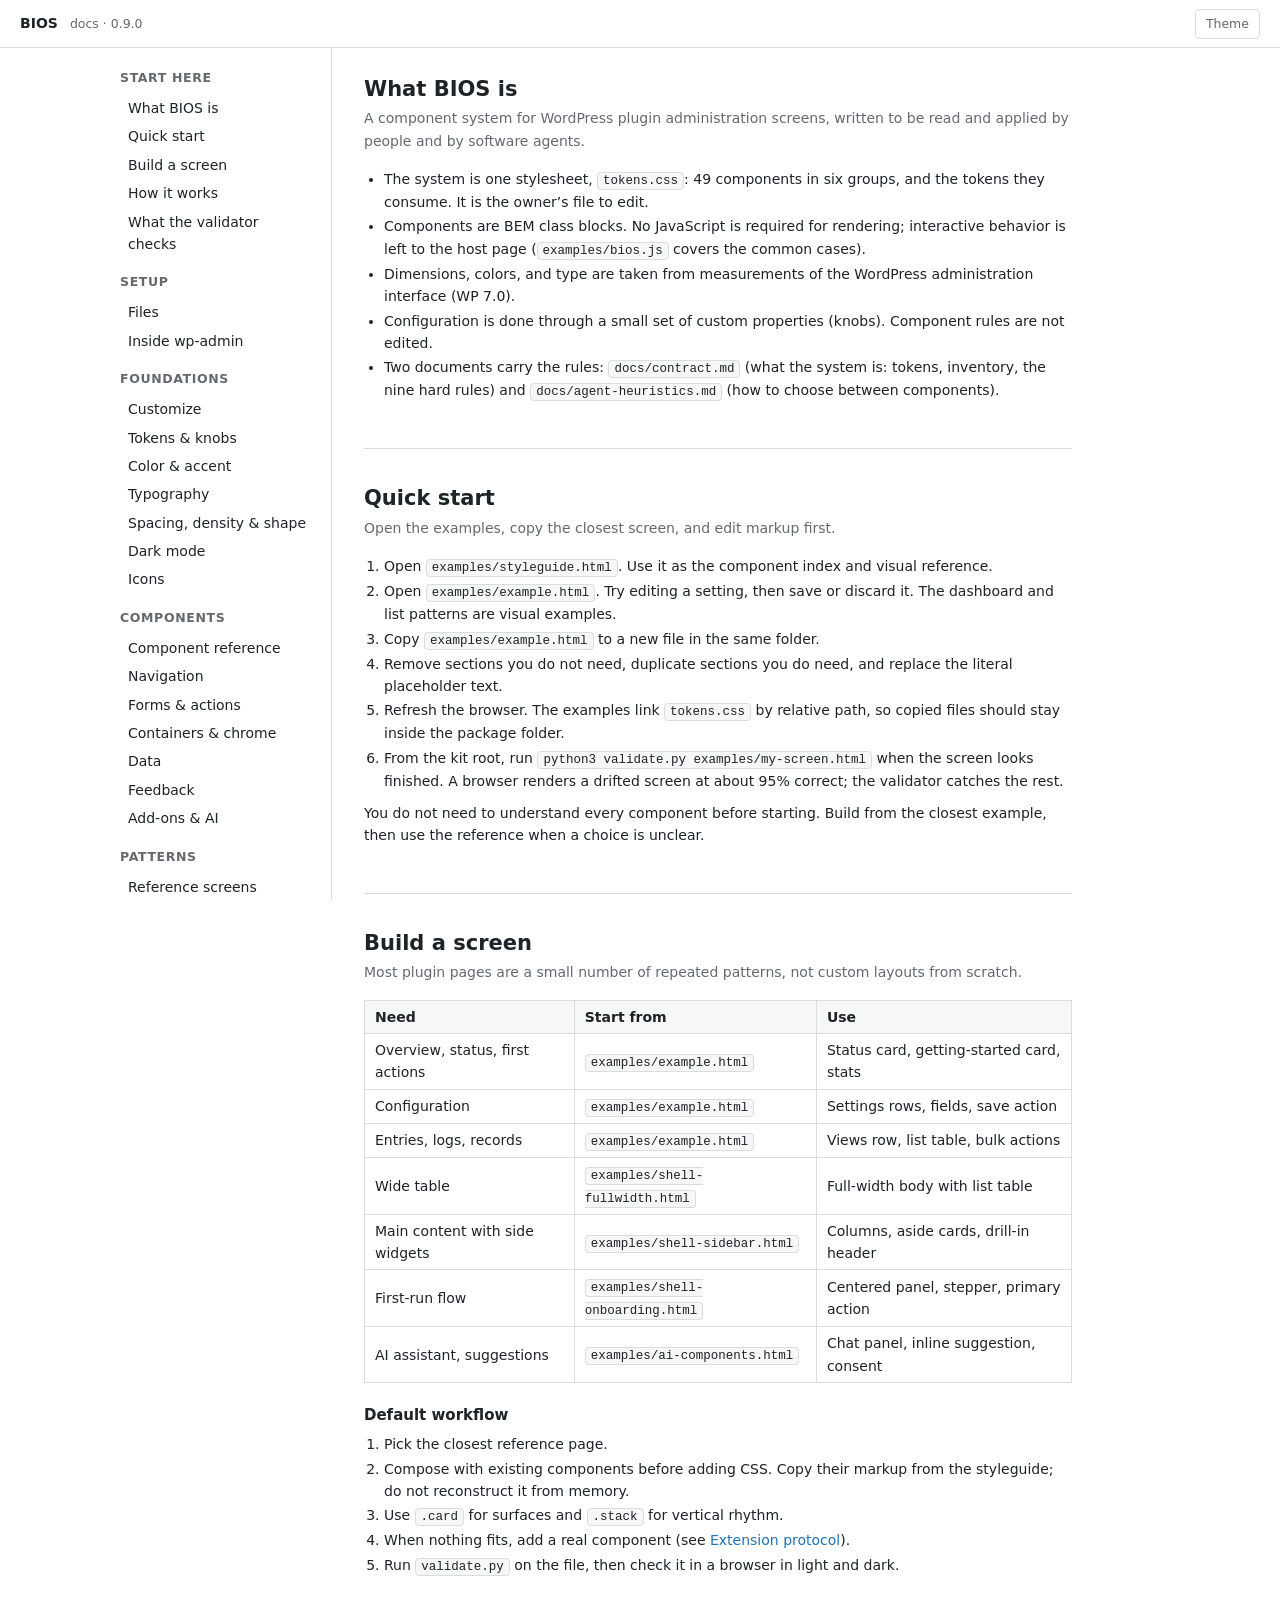
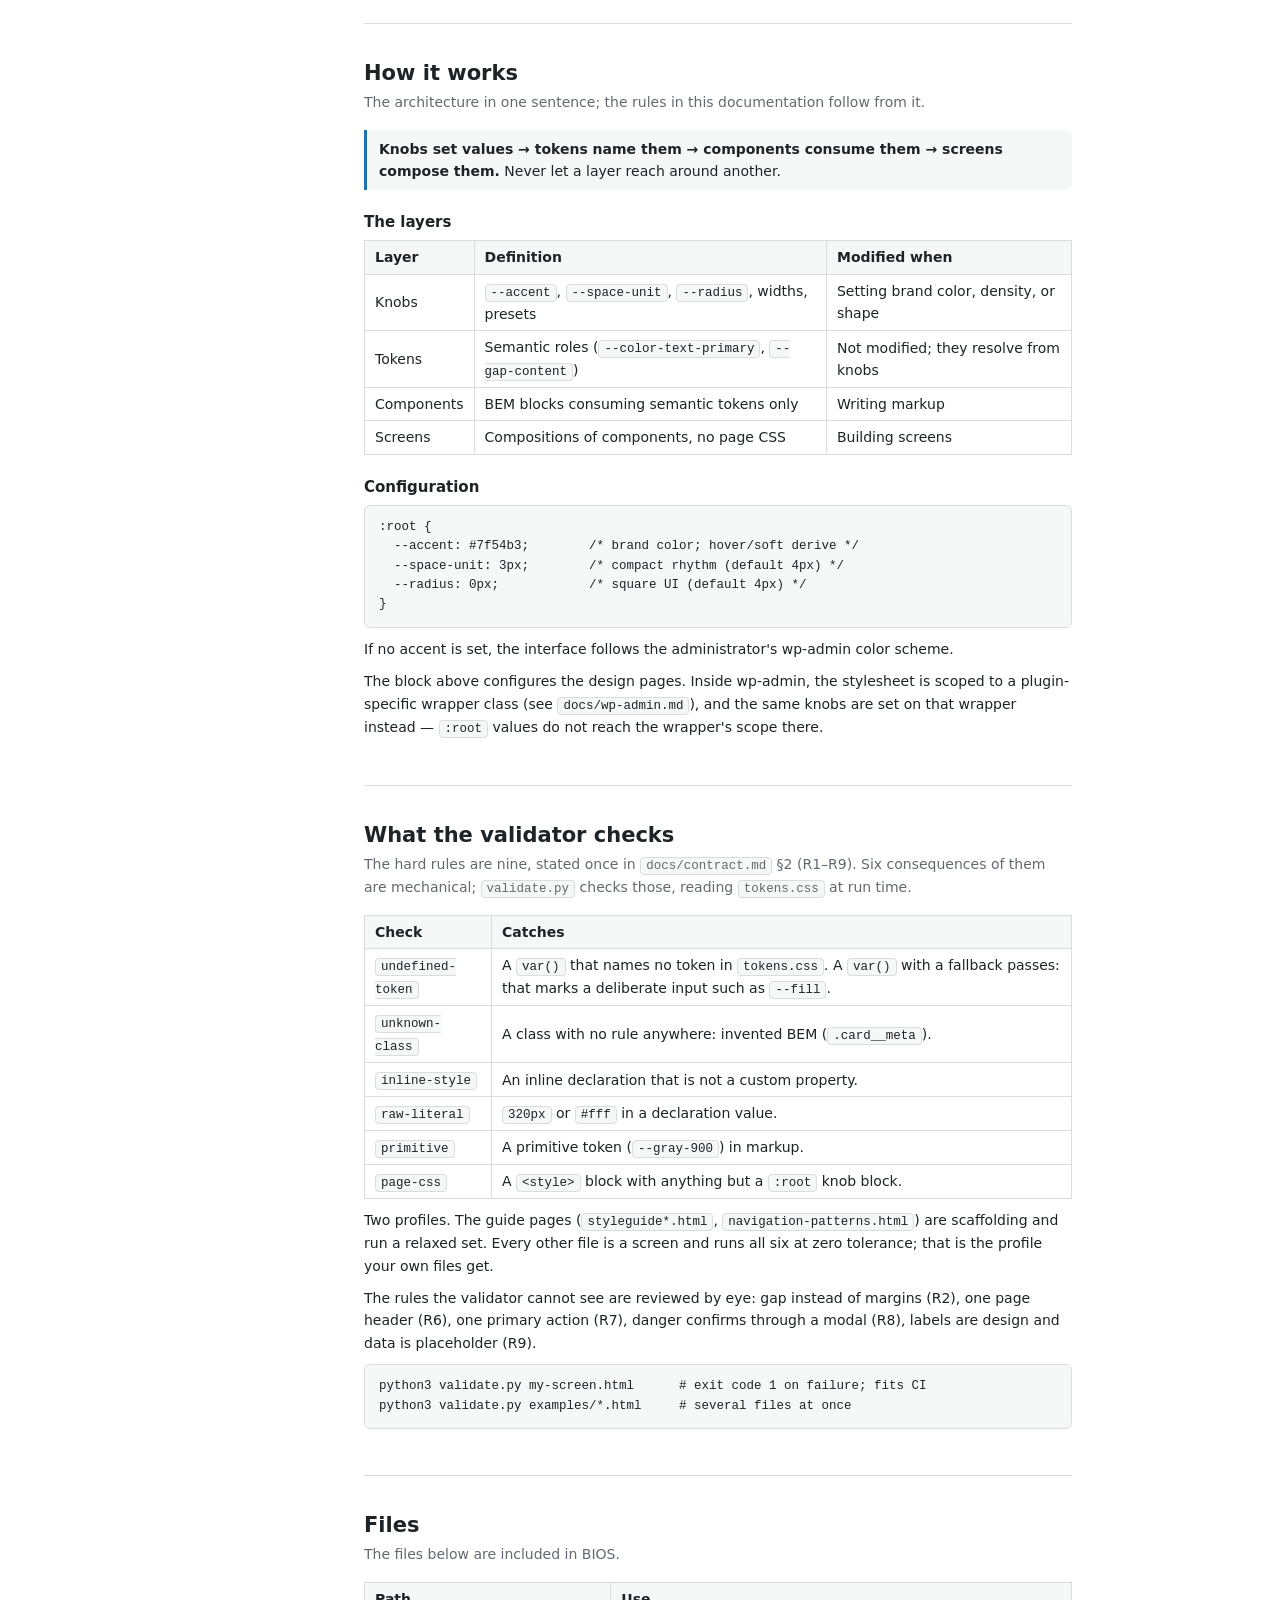
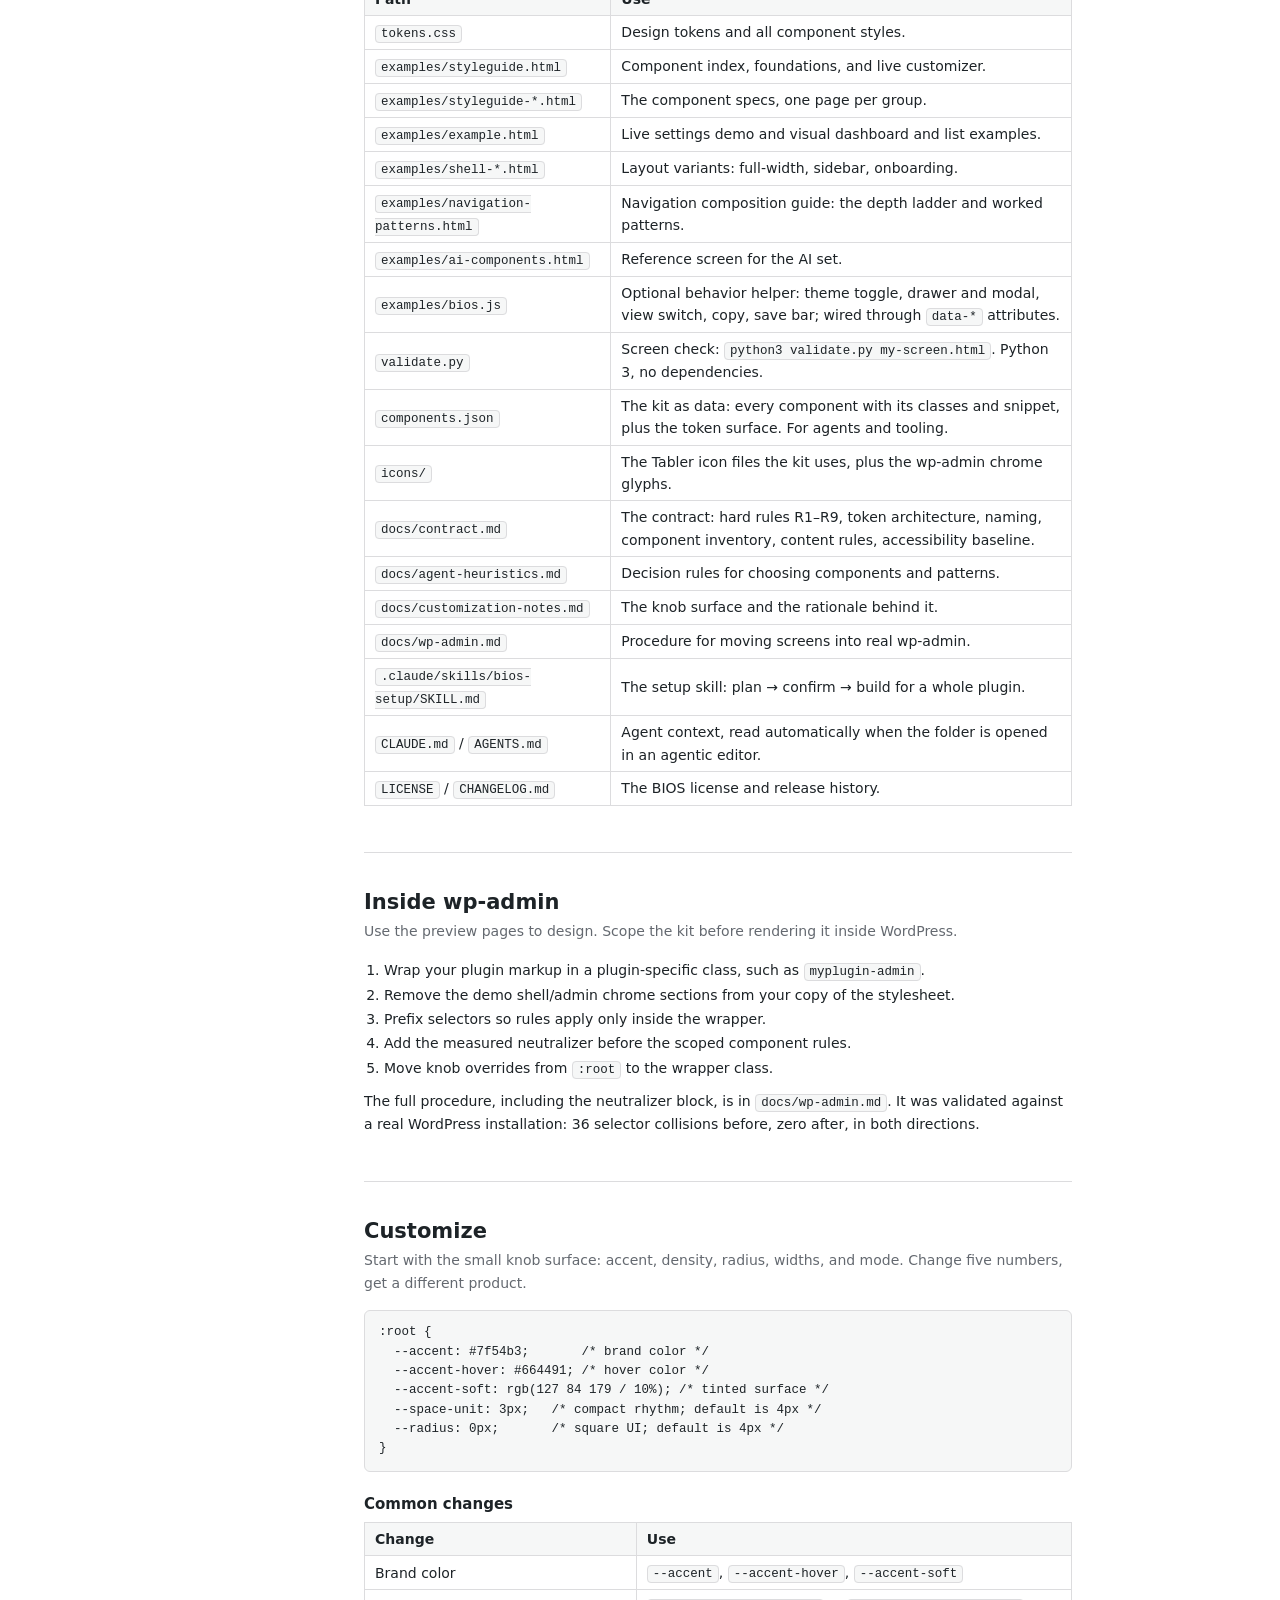
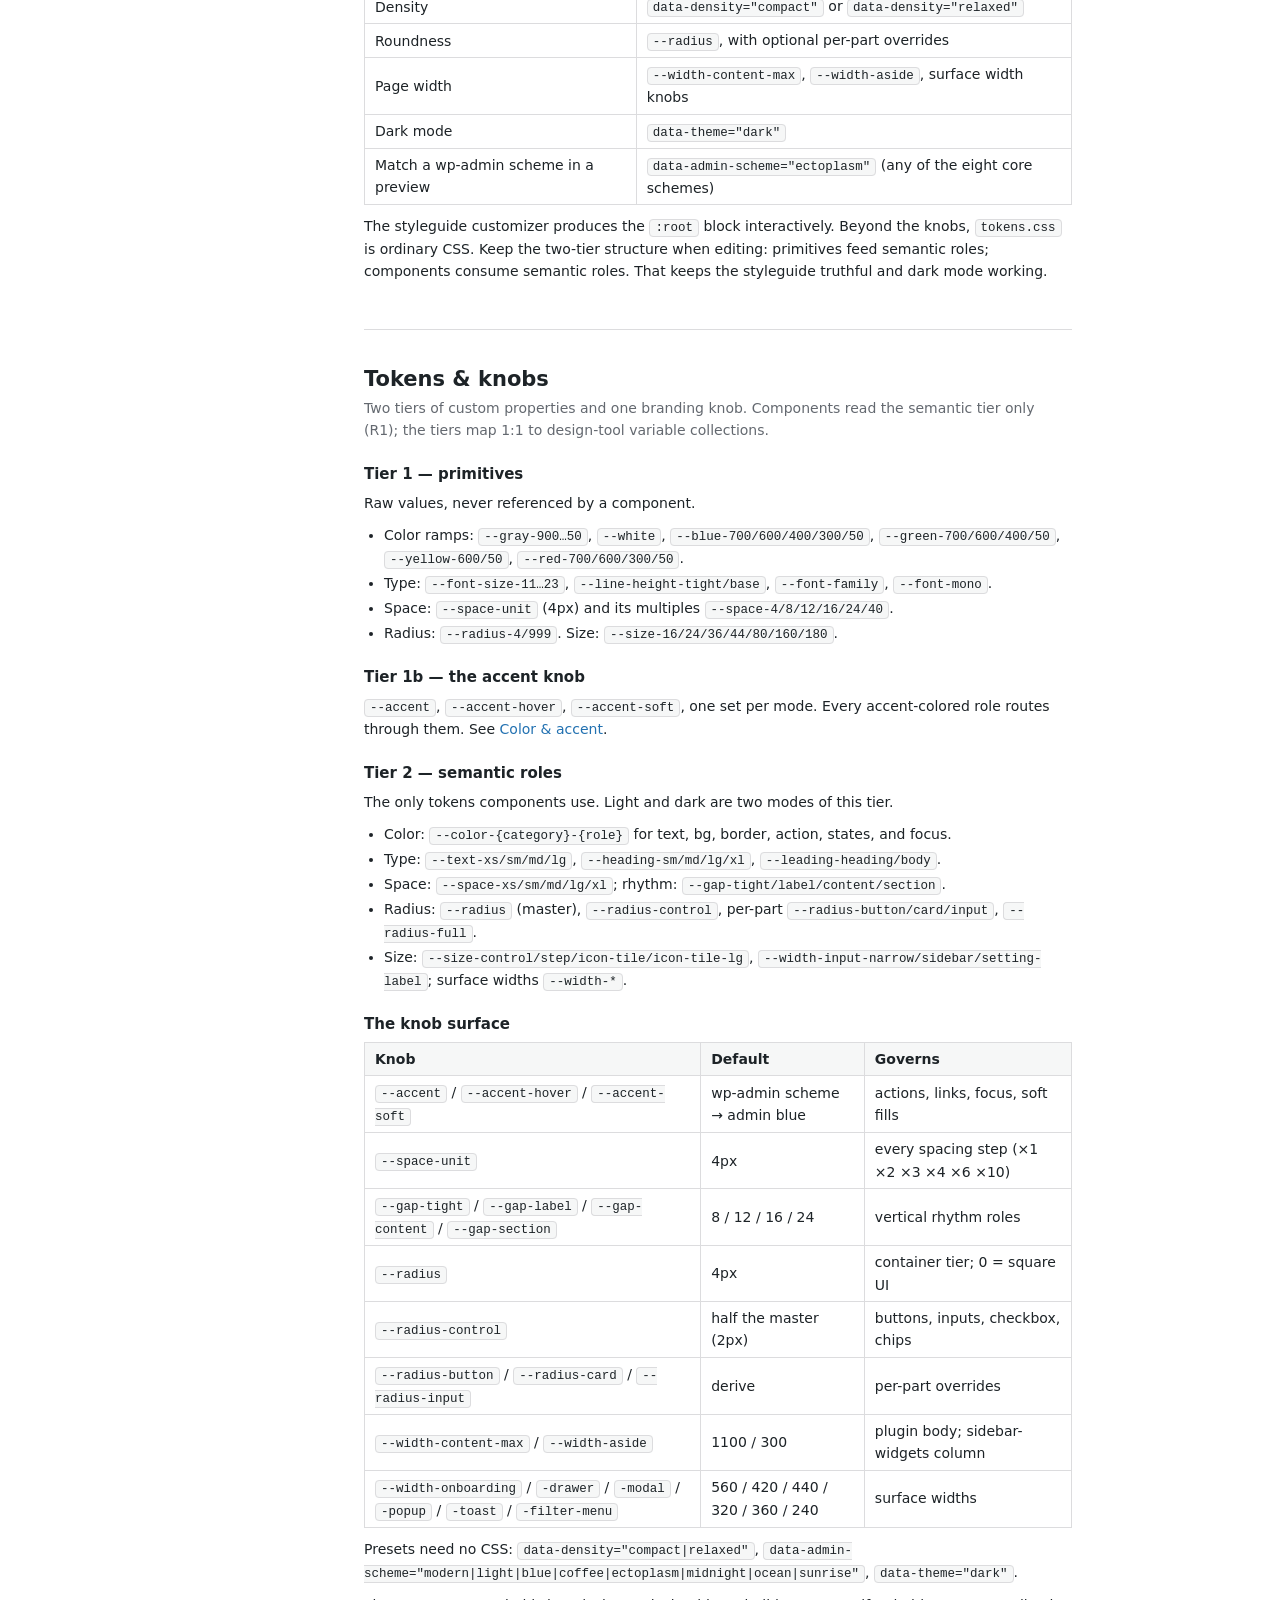
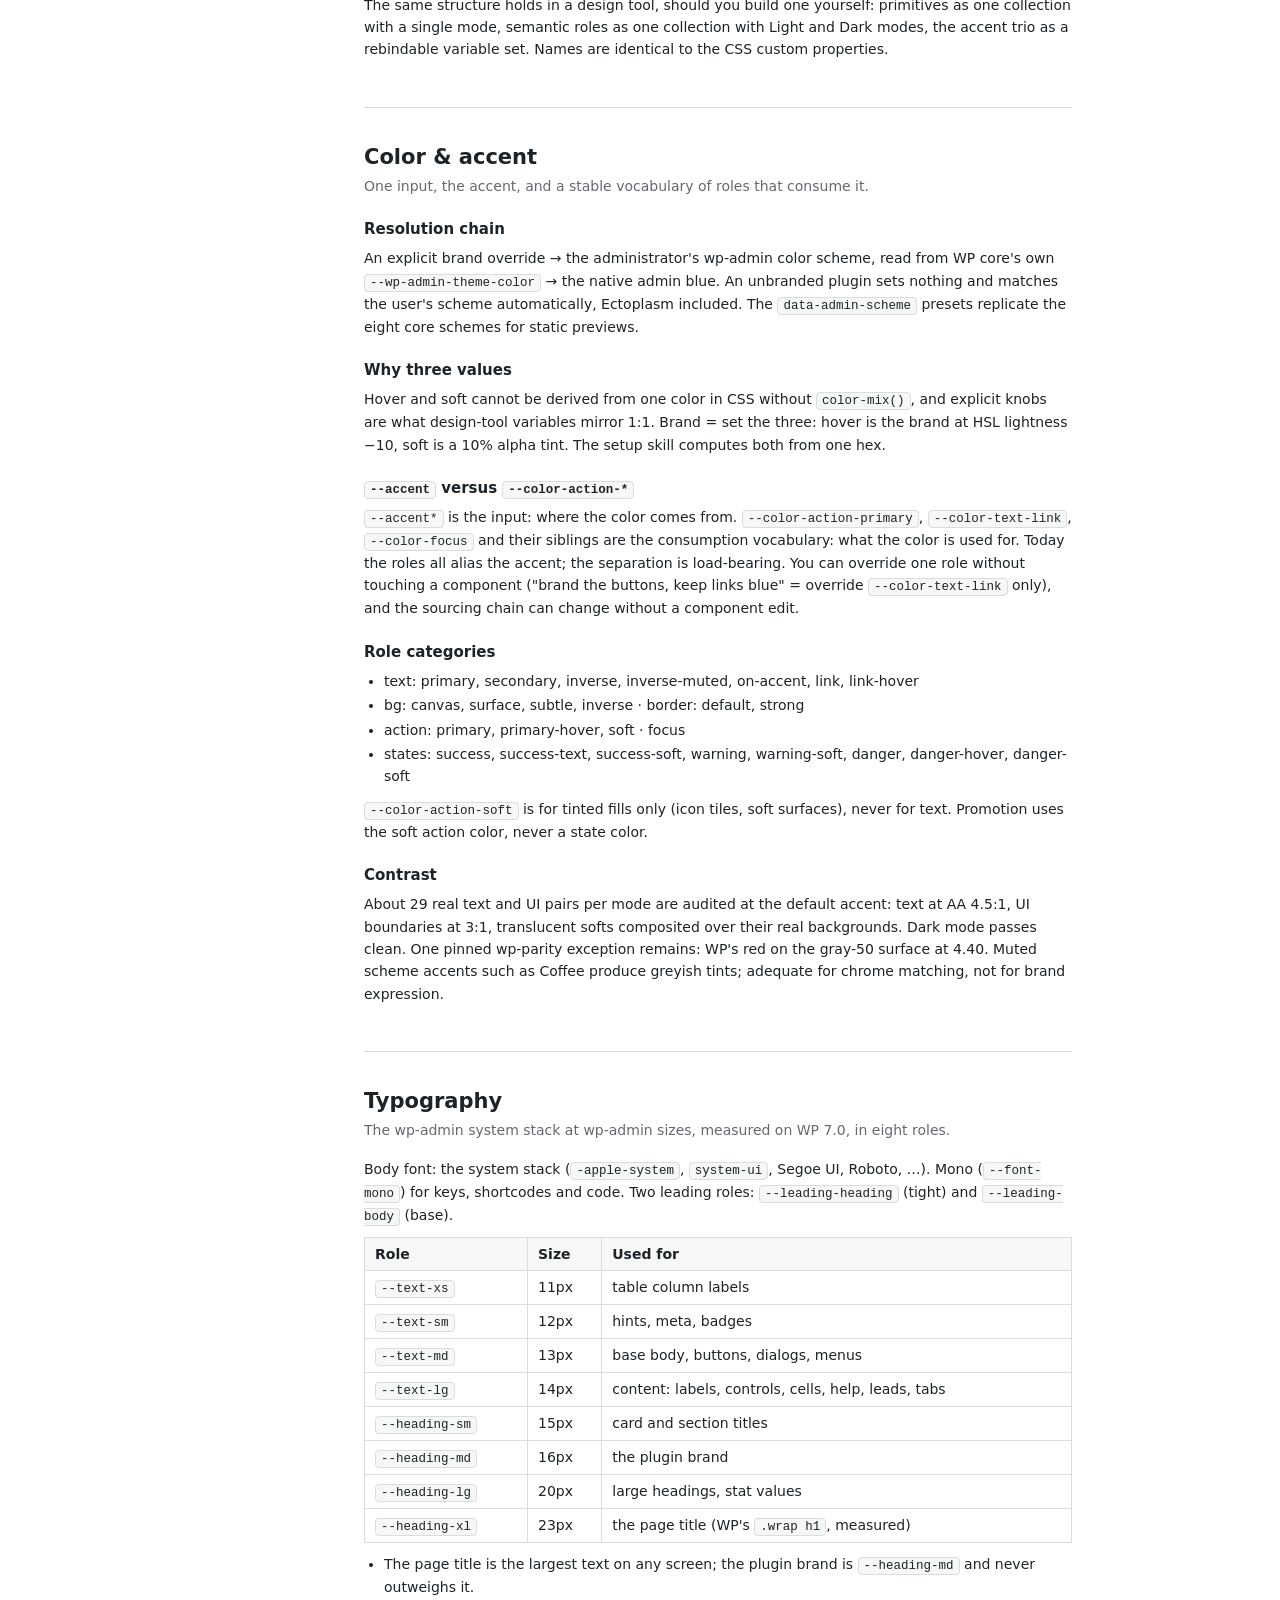
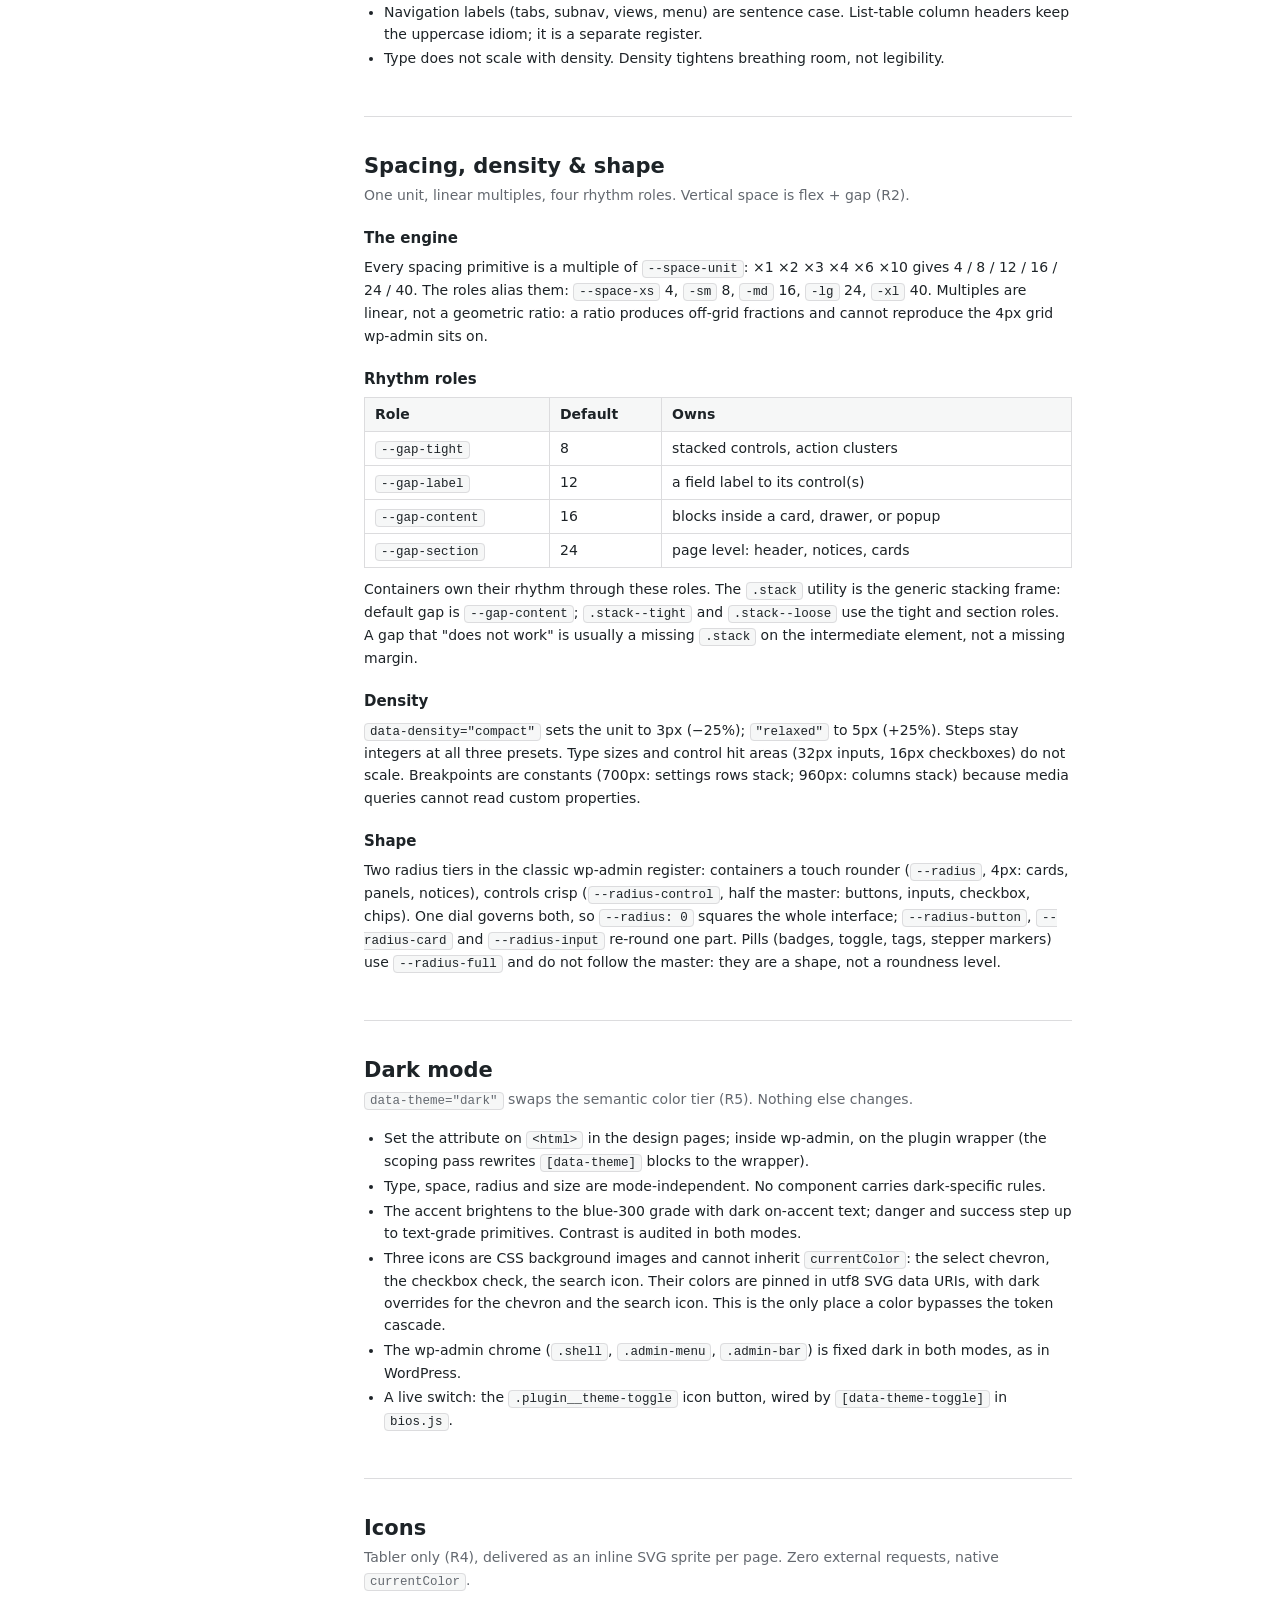
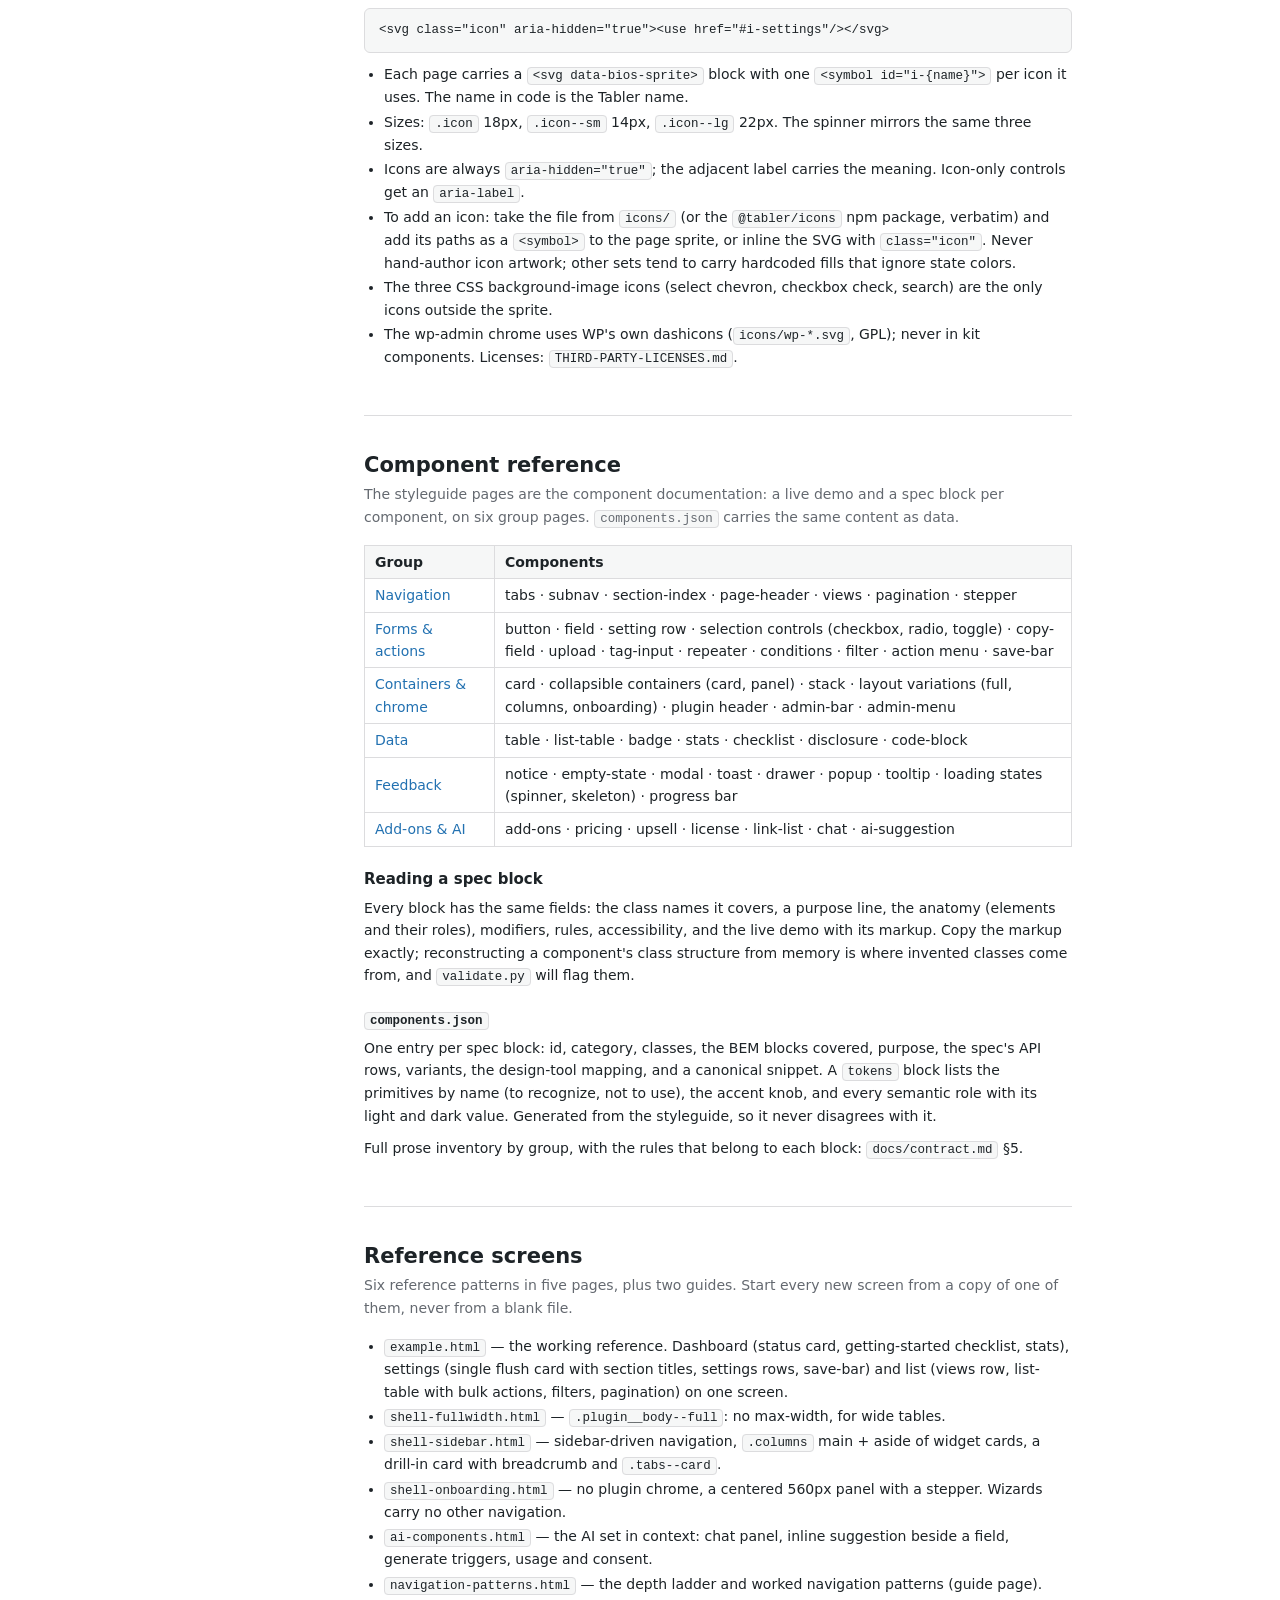
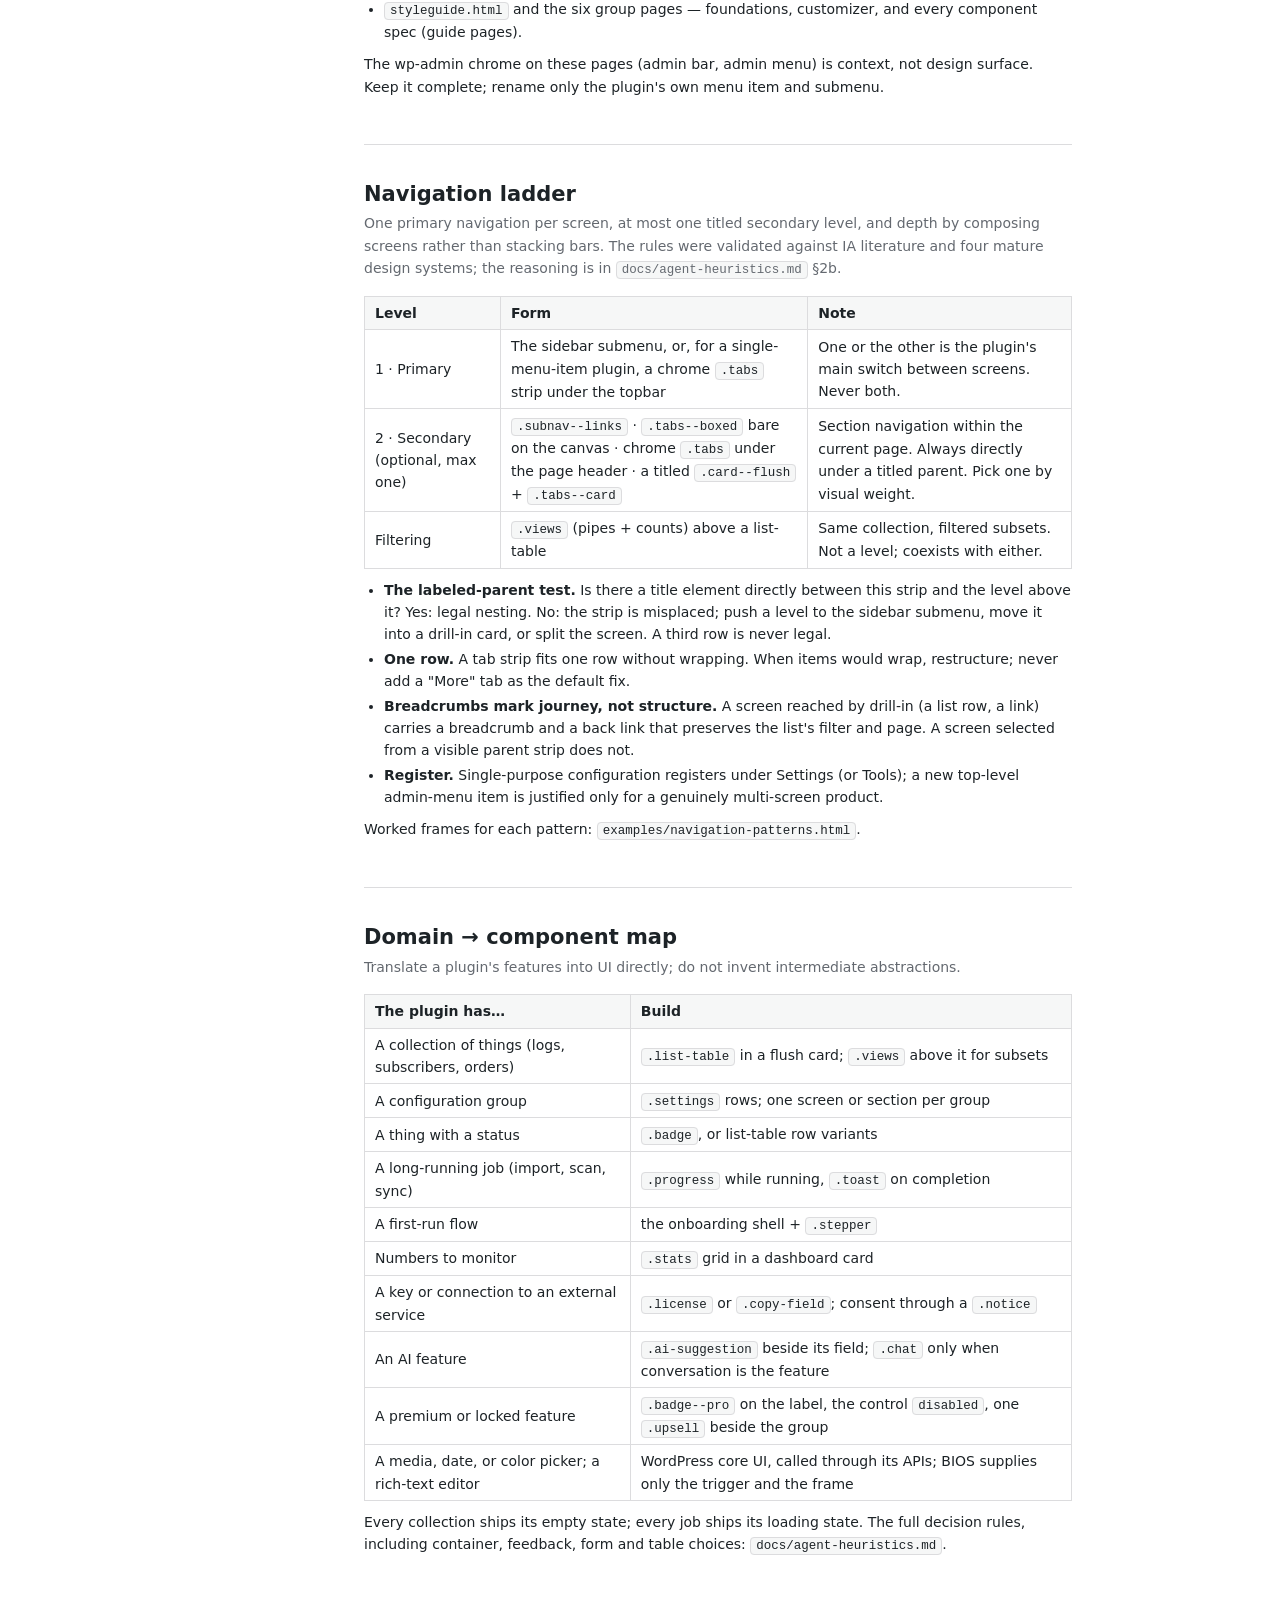
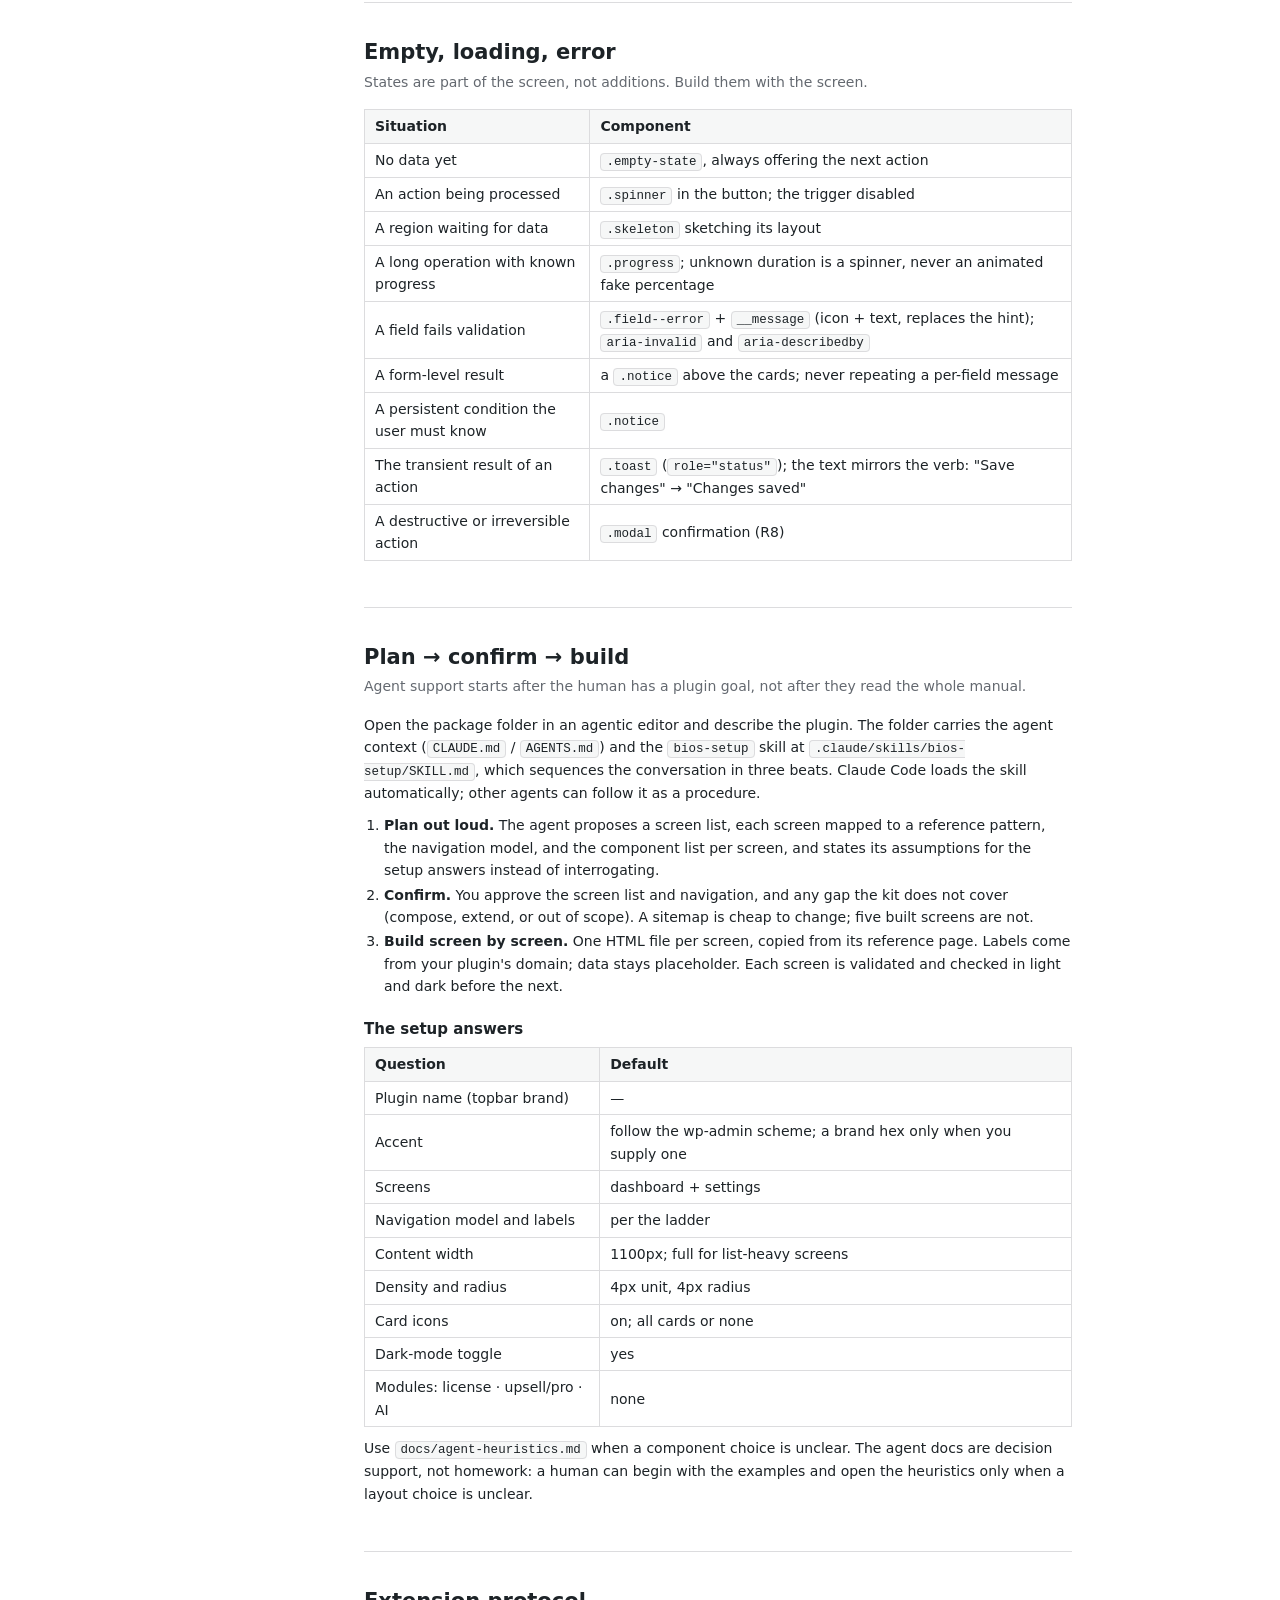
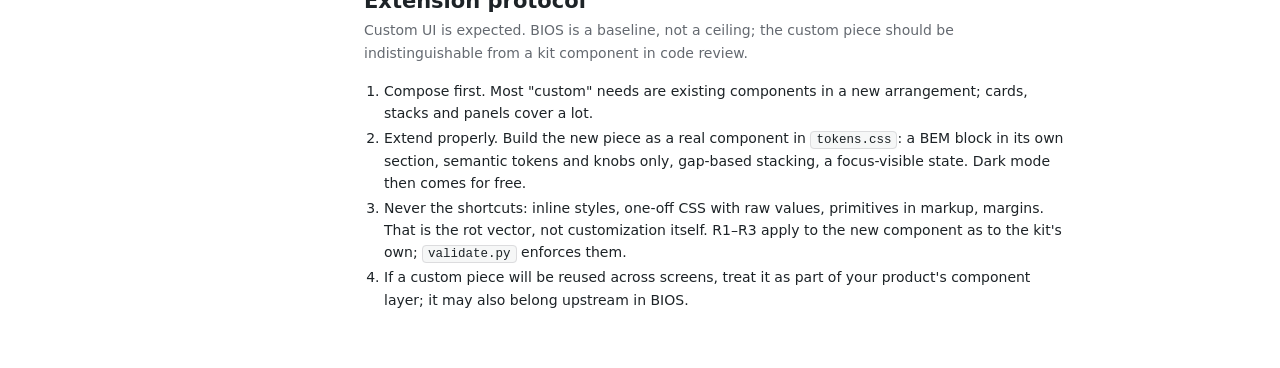
<file: docs/index.html>
<!DOCTYPE html>
<html lang="en">
<head>
<meta charset="UTF-8">
<meta name="viewport" content="width=device-width, initial-scale=1.0">
<title>BIOS — Documentation</title>
<style>
/* ============================================================
   BIOS docs — standalone mini design system (NOT kit tokens;
   the kit is the subject, the docs chrome stays neutral).
   Surface: 4 text styles · 6 semantic colors · dark mode via
   [data-theme="dark"] with prefers-color-scheme as the default.
   ============================================================ */
:root {
  /* color */
  --d-bg:      #ffffff;
  --d-surface: #f6f7f7;
  --d-text:    #1d2327;
  --d-muted:   #646970;
  --d-border:  #dcdcde;
  --d-accent:  #2271b1;
  /* type (the four styles) */
  --d-font: -apple-system, "system-ui", "Segoe UI", Roboto, Oxygen-Sans,
            Ubuntu, Cantarell, "Helvetica Neue", sans-serif;
  --d-mono: Consolas, Monaco, monospace;
  --d-title:   21px;  /* article title */
  --d-heading: 15px;  /* block heading inside an article */
  --d-body:    14px;  /* body + nav */
  --d-code:    12.5px;
}
[data-theme="dark"] {
  --d-bg:      #1d2327;
  --d-surface: #2c3338;
  --d-text:    #f0f0f1;
  --d-muted:   #a7aaad;
  --d-border:  #3c434a;
  --d-accent:  #72aee6;
}
@media (prefers-color-scheme: dark) {
  :root:not([data-theme]) {
    --d-bg: #1d2327; --d-surface: #2c3338; --d-text: #f0f0f1;
    --d-muted: #a7aaad; --d-border: #3c434a; --d-accent: #72aee6;
  }
}

* { box-sizing: border-box; }
body {
  margin: 0;
  font-family: var(--d-font);
  font-size: var(--d-body);
  line-height: 1.6;
  color: var(--d-text);
  background: var(--d-bg);
}
a { color: var(--d-accent); text-decoration: none; }
a:hover { text-decoration: underline; }

/* ---- frame: header / sidebar / content ---- */
.doc-header {
  position: sticky; top: 0; z-index: 10;
  display: flex; align-items: center; gap: 12px;
  height: 48px; padding: 0 20px;
  background: var(--d-bg);
  border-bottom: 1px solid var(--d-border);
}
.doc-header__brand { font-weight: 600; }
.doc-header__version { color: var(--d-muted); font-size: var(--d-code); }
.doc-header__spacer { flex: 1; }
.doc-header__toggle {
  font: inherit; font-size: var(--d-code);
  color: var(--d-muted); background: none;
  border: 1px solid var(--d-border); border-radius: 4px;
  padding: 4px 10px; cursor: pointer;
}
.doc-header__toggle:hover { color: var(--d-text); }

.doc-layout {
  display: grid;
  grid-template-columns: 232px minmax(0, 1fr);
  max-width: 1080px;
  margin: 0 auto;
}

/* ---- nav (the architecture) ---- */
.doc-nav {
  position: sticky; top: 48px;
  height: calc(100vh - 48px);
  overflow-y: auto;
  padding: 20px 16px 40px 20px;
  border-right: 1px solid var(--d-border);
}
.doc-nav__group {
  margin: 0 0 6px;
  padding-top: 14px;
  font-size: var(--d-code);
  font-weight: 600;
  text-transform: uppercase;
  letter-spacing: 0.05em;
  color: var(--d-muted);
}
.doc-nav__group:first-child { padding-top: 0; }
.doc-nav a {
  display: block;
  padding: 3px 8px;
  border-radius: 4px;
  color: var(--d-text);
}
.doc-nav a:hover { background: var(--d-surface); text-decoration: none; }
.doc-nav a.is-stub { color: var(--d-muted); }

/* ---- content / article template ---- */
.doc-main { padding: 28px 20px 80px 32px; max-width: 760px; }

.doc-article { padding: 0 0 36px; margin: 0 0 36px; border-bottom: 1px solid var(--d-border); }
.doc-article:last-child { border-bottom: 0; }

.doc-article h1 {
  font-size: var(--d-title);
  font-weight: 600;
  line-height: 1.3;
  margin: 0 0 4px;
}
.doc-article .doc-purpose { margin: 0 0 16px; color: var(--d-muted); }

.doc-article h2 {
  font-size: var(--d-heading);
  font-weight: 600;
  margin: 20px 0 6px;
}
.doc-article p, .doc-article ul, .doc-article ol { margin: 0 0 10px; }
.doc-article ul, .doc-article ol { padding-left: 20px; }
.doc-article li { margin-bottom: 2px; }

code {
  font-family: var(--d-mono);
  font-size: var(--d-code);
  background: var(--d-surface);
  border: 1px solid var(--d-border);
  border-radius: 4px;
  padding: 1px 5px;
}
pre {
  margin: 0 0 10px;
  padding: 12px 14px;
  background: var(--d-surface);
  border: 1px solid var(--d-border);
  border-radius: 6px;
  overflow-x: auto;
}
pre code { background: none; border: 0; padding: 0; display: block; line-height: 1.55; }

table { border-collapse: collapse; width: 100%; margin: 0 0 10px; font-size: var(--d-body); }
th, td { text-align: left; padding: 5px 10px; border: 1px solid var(--d-border); }
th { background: var(--d-surface); font-weight: 600; }

.doc-note {
  padding: 8px 12px;
  border-left: 3px solid var(--d-accent);
  background: var(--d-surface);
  border-radius: 0 6px 6px 0;
  margin: 0 0 10px;
}
.doc-stub { color: var(--d-muted); font-style: italic; }

@media (max-width: 860px) {
  .doc-layout { grid-template-columns: 1fr; }
  .doc-nav { position: static; height: auto; border-right: 0; border-bottom: 1px solid var(--d-border); }
}
</style>
</head>
<body>

<header class="doc-header">
  <span class="doc-header__brand">BIOS</span>
  <span class="doc-header__version">docs · 0.9.0</span>
  <span class="doc-header__spacer"></span>
  <button class="doc-header__toggle" data-theme-toggle type="button">Theme</button>
</header>

<div class="doc-layout">

<!-- ================= NAV = the docs architecture ================= -->
<nav class="doc-nav" aria-label="Documentation">
  <p class="doc-nav__group">Start here</p>
  <a href="#what-is-bios">What BIOS is</a>
  <a href="#quick-start">Quick start</a>
  <a href="#build-a-screen">Build a screen</a>
  <a href="#mental-model">How it works</a>
  <a href="#validator">What the validator checks</a>

  <p class="doc-nav__group">Setup</p>
  <a href="#files">Files</a>
  <a href="#wp-admin">Inside wp-admin</a>

  <p class="doc-nav__group">Foundations</p>
  <a href="#customize">Customize</a>
  <a href="#tokens">Tokens &amp; knobs</a>
  <a href="#color">Color &amp; accent</a>
  <a href="#typography">Typography</a>
  <a href="#spacing">Spacing, density &amp; shape</a>
  <a href="#dark-mode">Dark mode</a>
  <a href="#icons">Icons</a>

  <p class="doc-nav__group">Components</p>
  <!-- The styleguide pages ARE the component reference (live demo +
       spec block per component). Groups mirror them 1:1. -->
  <a href="#components">Component reference</a>
  <a href="../examples/styleguide-navigation.html">Navigation</a>
  <a href="../examples/styleguide-forms.html">Forms &amp; actions</a>
  <a href="../examples/styleguide-containers.html">Containers &amp; chrome</a>
  <a href="../examples/styleguide-data.html">Data</a>
  <a href="../examples/styleguide-feedback.html">Feedback</a>
  <a href="../examples/styleguide-addons-ai.html">Add-ons &amp; AI</a>

  <p class="doc-nav__group">Patterns</p>
  <a href="#screens">Reference screens</a>
  <a href="#nav-ladder">Navigation ladder</a>
  <a href="#domain-map">Domain → component map</a>
  <a href="#states">Empty, loading, error</a>

  <p class="doc-nav__group">For agents</p>
  <a href="#agent-flow">Plan → confirm → build</a>
  <a href="#extension">Extension protocol</a>
</nav>

<!-- ================= CONTENT ================= -->
<main class="doc-main">

  <!-- Register: terse, academic. One idea per sentence. Rules are cited
       by number (R1–R9, docs/contract.md §2), never restated. -->

  <article class="doc-article" id="what-is-bios">
    <h1>What BIOS is</h1>
    <p class="doc-purpose">A component system for WordPress plugin administration screens, written to be read and applied by people and by software agents.</p>
    <ul>
      <li>The system is one stylesheet, <code>tokens.css</code>: 49 components in six groups, and the tokens they consume. It is the owner’s file to edit.</li>
      <li>Components are BEM class blocks. No JavaScript is required for rendering; interactive behavior is left to the host page (<code>examples/bios.js</code> covers the common cases).</li>
      <li>Dimensions, colors, and type are taken from measurements of the WordPress administration interface (WP 7.0).</li>
      <li>Configuration is done through a small set of custom properties (knobs). Component rules are not edited.</li>
      <li>Two documents carry the rules: <code>docs/contract.md</code> (what the system is: tokens, inventory, the nine hard rules) and <code>docs/agent-heuristics.md</code> (how to choose between components).</li>
    </ul>
  </article>

  <article class="doc-article" id="quick-start">
    <h1>Quick start</h1>
    <p class="doc-purpose">Open the examples, copy the closest screen, and edit markup first.</p>
    <ol>
      <li>Open <code>examples/styleguide.html</code>. Use it as the component index and visual reference.</li>
      <li>Open <code>examples/example.html</code>. Try editing a setting, then save or discard it. The dashboard and list patterns are visual examples.</li>
      <li>Copy <code>examples/example.html</code> to a new file in the same folder.</li>
      <li>Remove sections you do not need, duplicate sections you do need, and replace the literal placeholder text.</li>
      <li>Refresh the browser. The examples link <code>tokens.css</code> by relative path, so copied files should stay inside the package folder.</li>
      <li>From the kit root, run <code>python3 validate.py examples/my-screen.html</code> when the screen looks finished. A browser renders a drifted screen at about 95% correct; the validator catches the rest.</li>
    </ol>
    <p>You do not need to understand every component before starting. Build from the closest example, then use the reference when a choice is unclear.</p>
  </article>

  <article class="doc-article" id="build-a-screen">
    <h1>Build a screen</h1>
    <p class="doc-purpose">Most plugin pages are a small number of repeated patterns, not custom layouts from scratch.</p>
    <table>
      <tr><th>Need</th><th>Start from</th><th>Use</th></tr>
      <tr><td>Overview, status, first actions</td><td><code>examples/example.html</code></td><td>Status card, getting-started card, stats</td></tr>
      <tr><td>Configuration</td><td><code>examples/example.html</code></td><td>Settings rows, fields, save action</td></tr>
      <tr><td>Entries, logs, records</td><td><code>examples/example.html</code></td><td>Views row, list table, bulk actions</td></tr>
      <tr><td>Wide table</td><td><code>examples/shell-fullwidth.html</code></td><td>Full-width body with list table</td></tr>
      <tr><td>Main content with side widgets</td><td><code>examples/shell-sidebar.html</code></td><td>Columns, aside cards, drill-in header</td></tr>
      <tr><td>First-run flow</td><td><code>examples/shell-onboarding.html</code></td><td>Centered panel, stepper, primary action</td></tr>
      <tr><td>AI assistant, suggestions</td><td><code>examples/ai-components.html</code></td><td>Chat panel, inline suggestion, consent</td></tr>
    </table>
    <h2>Default workflow</h2>
    <ol>
      <li>Pick the closest reference page.</li>
      <li>Compose with existing components before adding CSS. Copy their markup from the styleguide; do not reconstruct it from memory.</li>
      <li>Use <code>.card</code> for surfaces and <code>.stack</code> for vertical rhythm.</li>
      <li>When nothing fits, add a real component (see <a href="#extension">Extension protocol</a>).</li>
      <li>Run <code>validate.py</code> on the file, then check it in a browser in light and dark.</li>
    </ol>
  </article>

  <article class="doc-article" id="mental-model">
    <h1>How it works</h1>
    <p class="doc-purpose">The architecture in one sentence; the rules in this documentation follow from it.</p>
    <div class="doc-note"><strong>Knobs set values → tokens name them → components consume them → screens compose them.</strong> Never let a layer reach around another.</div>
    <h2>The layers</h2>
    <table>
      <tr><th>Layer</th><th>Definition</th><th>Modified when</th></tr>
      <tr><td>Knobs</td><td><code>--accent</code>, <code>--space-unit</code>, <code>--radius</code>, widths, presets</td><td>Setting brand color, density, or shape</td></tr>
      <tr><td>Tokens</td><td>Semantic roles (<code>--color-text-primary</code>, <code>--gap-content</code>)</td><td>Not modified; they resolve from knobs</td></tr>
      <tr><td>Components</td><td>BEM blocks consuming semantic tokens only</td><td>Writing markup</td></tr>
      <tr><td>Screens</td><td>Compositions of components, no page CSS</td><td>Building screens</td></tr>
    </table>
    <h2>Configuration</h2>
    <pre><code>:root {
  --accent: #7f54b3;        /* brand color; hover/soft derive */
  --space-unit: 3px;        /* compact rhythm (default 4px) */
  --radius: 0px;            /* square UI (default 4px) */
}</code></pre>
    <p>If no accent is set, the interface follows the administrator's wp-admin color scheme.</p>
    <p>The block above configures the design pages. Inside wp-admin, the stylesheet is scoped to a plugin-specific wrapper class (see <code>docs/wp-admin.md</code>), and the same knobs are set on that wrapper instead — <code>:root</code> values do not reach the wrapper's scope there.</p>
  </article>

  <article class="doc-article" id="validator">
    <h1>What the validator checks</h1>
    <p class="doc-purpose">The hard rules are nine, stated once in <code>docs/contract.md</code> §2 (R1–R9). Six consequences of them are mechanical; <code>validate.py</code> checks those, reading <code>tokens.css</code> at run time.</p>
    <table>
      <tr><th>Check</th><th>Catches</th></tr>
      <tr><td><code>undefined-token</code></td><td>A <code>var()</code> that names no token in <code>tokens.css</code>. A <code>var()</code> with a fallback passes: that marks a deliberate input such as <code>--fill</code>.</td></tr>
      <tr><td><code>unknown-class</code></td><td>A class with no rule anywhere: invented BEM (<code>.card__meta</code>).</td></tr>
      <tr><td><code>inline-style</code></td><td>An inline declaration that is not a custom property.</td></tr>
      <tr><td><code>raw-literal</code></td><td><code>320px</code> or <code>#fff</code> in a declaration value.</td></tr>
      <tr><td><code>primitive</code></td><td>A primitive token (<code>--gray-900</code>) in markup.</td></tr>
      <tr><td><code>page-css</code></td><td>A <code>&lt;style&gt;</code> block with anything but a <code>:root</code> knob block.</td></tr>
    </table>
    <p>Two profiles. The guide pages (<code>styleguide*.html</code>, <code>navigation-patterns.html</code>) are scaffolding and run a relaxed set. Every other file is a screen and runs all six at zero tolerance; that is the profile your own files get.</p>
    <p>The rules the validator cannot see are reviewed by eye: gap instead of margins (R2), one page header (R6), one primary action (R7), danger confirms through a modal (R8), labels are design and data is placeholder (R9).</p>
    <pre><code>python3 validate.py my-screen.html      # exit code 1 on failure; fits CI
python3 validate.py examples/*.html     # several files at once</code></pre>
  </article>

  <article class="doc-article" id="files">
    <h1>Files</h1>
    <p class="doc-purpose">The files below are included in BIOS.</p>
    <table>
      <tr><th>Path</th><th>Use</th></tr>
      <tr><td><code>tokens.css</code></td><td>Design tokens and all component styles.</td></tr>
      <tr><td><code>examples/styleguide.html</code></td><td>Component index, foundations, and live customizer.</td></tr>
      <tr><td><code>examples/styleguide-*.html</code></td><td>The component specs, one page per group.</td></tr>
      <tr><td><code>examples/example.html</code></td><td>Live settings demo and visual dashboard and list examples.</td></tr>
      <tr><td><code>examples/shell-*.html</code></td><td>Layout variants: full-width, sidebar, onboarding.</td></tr>
      <tr><td><code>examples/navigation-patterns.html</code></td><td>Navigation composition guide: the depth ladder and worked patterns.</td></tr>
      <tr><td><code>examples/ai-components.html</code></td><td>Reference screen for the AI set.</td></tr>
      <tr><td><code>examples/bios.js</code></td><td>Optional behavior helper: theme toggle, drawer and modal, view switch, copy, save bar; wired through <code>data-*</code> attributes.</td></tr>
      <tr><td><code>validate.py</code></td><td>Screen check: <code>python3 validate.py my-screen.html</code>. Python 3, no dependencies.</td></tr>
      <tr><td><code>components.json</code></td><td>The kit as data: every component with its classes and snippet, plus the token surface. For agents and tooling.</td></tr>
      <tr><td><code>icons/</code></td><td>The Tabler icon files the kit uses, plus the wp-admin chrome glyphs.</td></tr>
      <tr><td><code>docs/contract.md</code></td><td>The contract: hard rules R1–R9, token architecture, naming, component inventory, content rules, accessibility baseline.</td></tr>
      <tr><td><code>docs/agent-heuristics.md</code></td><td>Decision rules for choosing components and patterns.</td></tr>
      <tr><td><code>docs/customization-notes.md</code></td><td>The knob surface and the rationale behind it.</td></tr>
      <tr><td><code>docs/wp-admin.md</code></td><td>Procedure for moving screens into real wp-admin.</td></tr>
      <tr><td><code>.claude/skills/bios-setup/SKILL.md</code></td><td>The setup skill: plan → confirm → build for a whole plugin.</td></tr>
      <tr><td><code>CLAUDE.md</code> / <code>AGENTS.md</code></td><td>Agent context, read automatically when the folder is opened in an agentic editor.</td></tr>
      <tr><td><code>LICENSE</code> / <code>CHANGELOG.md</code></td><td>The BIOS license and release history.</td></tr>
    </table>
  </article>

  <article class="doc-article" id="wp-admin">
    <h1>Inside wp-admin</h1>
    <p class="doc-purpose">Use the preview pages to design. Scope the kit before rendering it inside WordPress.</p>
    <ol>
      <li>Wrap your plugin markup in a plugin-specific class, such as <code>myplugin-admin</code>.</li>
      <li>Remove the demo shell/admin chrome sections from your copy of the stylesheet.</li>
      <li>Prefix selectors so rules apply only inside the wrapper.</li>
      <li>Add the measured neutralizer before the scoped component rules.</li>
      <li>Move knob overrides from <code>:root</code> to the wrapper class.</li>
    </ol>
    <p>The full procedure, including the neutralizer block, is in <code>docs/wp-admin.md</code>. It was validated against a real WordPress installation: 36 selector collisions before, zero after, in both directions.</p>
  </article>

  <article class="doc-article" id="customize">
    <h1>Customize</h1>
    <p class="doc-purpose">Start with the small knob surface: accent, density, radius, widths, and mode. Change five numbers, get a different product.</p>
    <pre><code>:root {
  --accent: #7f54b3;       /* brand color */
  --accent-hover: #664491; /* hover color */
  --accent-soft: rgb(127 84 179 / 10%); /* tinted surface */
  --space-unit: 3px;   /* compact rhythm; default is 4px */
  --radius: 0px;       /* square UI; default is 4px */
}</code></pre>
    <h2>Common changes</h2>
    <table>
      <tr><th>Change</th><th>Use</th></tr>
      <tr><td>Brand color</td><td><code>--accent</code>, <code>--accent-hover</code>, <code>--accent-soft</code></td></tr>
      <tr><td>Density</td><td><code>data-density="compact"</code> or <code>data-density="relaxed"</code></td></tr>
      <tr><td>Roundness</td><td><code>--radius</code>, with optional per-part overrides</td></tr>
      <tr><td>Page width</td><td><code>--width-content-max</code>, <code>--width-aside</code>, surface width knobs</td></tr>
      <tr><td>Dark mode</td><td><code>data-theme="dark"</code></td></tr>
      <tr><td>Match a wp-admin scheme in a preview</td><td><code>data-admin-scheme="ectoplasm"</code> (any of the eight core schemes)</td></tr>
    </table>
    <p>The styleguide customizer produces the <code>:root</code> block interactively. Beyond the knobs, <code>tokens.css</code> is ordinary CSS. Keep the two-tier structure when editing: primitives feed semantic roles; components consume semantic roles. That keeps the styleguide truthful and dark mode working.</p>
  </article>

  <article class="doc-article" id="tokens">
    <h1>Tokens &amp; knobs</h1>
    <p class="doc-purpose">Two tiers of custom properties and one branding knob. Components read the semantic tier only (R1); the tiers map 1:1 to design-tool variable collections.</p>
    <h2>Tier 1 — primitives</h2>
    <p>Raw values, never referenced by a component.</p>
    <ul>
      <li>Color ramps: <code>--gray-900…50</code>, <code>--white</code>, <code>--blue-700/600/400/300/50</code>, <code>--green-700/600/400/50</code>, <code>--yellow-600/50</code>, <code>--red-700/600/300/50</code>.</li>
      <li>Type: <code>--font-size-11…23</code>, <code>--line-height-tight/base</code>, <code>--font-family</code>, <code>--font-mono</code>.</li>
      <li>Space: <code>--space-unit</code> (4px) and its multiples <code>--space-4/8/12/16/24/40</code>.</li>
      <li>Radius: <code>--radius-4/999</code>. Size: <code>--size-16/24/36/44/80/160/180</code>.</li>
    </ul>
    <h2>Tier 1b — the accent knob</h2>
    <p><code>--accent</code>, <code>--accent-hover</code>, <code>--accent-soft</code>, one set per mode. Every accent-colored role routes through them. See <a href="#color">Color &amp; accent</a>.</p>
    <h2>Tier 2 — semantic roles</h2>
    <p>The only tokens components use. Light and dark are two modes of this tier.</p>
    <ul>
      <li>Color: <code>--color-{category}-{role}</code> for text, bg, border, action, states, and focus.</li>
      <li>Type: <code>--text-xs/sm/md/lg</code>, <code>--heading-sm/md/lg/xl</code>, <code>--leading-heading/body</code>.</li>
      <li>Space: <code>--space-xs/sm/md/lg/xl</code>; rhythm: <code>--gap-tight/label/content/section</code>.</li>
      <li>Radius: <code>--radius</code> (master), <code>--radius-control</code>, per-part <code>--radius-button/card/input</code>, <code>--radius-full</code>.</li>
      <li>Size: <code>--size-control/step/icon-tile/icon-tile-lg</code>, <code>--width-input-narrow/sidebar/setting-label</code>; surface widths <code>--width-*</code>.</li>
    </ul>
    <h2>The knob surface</h2>
    <table>
      <tr><th>Knob</th><th>Default</th><th>Governs</th></tr>
      <tr><td><code>--accent</code> / <code>--accent-hover</code> / <code>--accent-soft</code></td><td>wp-admin scheme → admin blue</td><td>actions, links, focus, soft fills</td></tr>
      <tr><td><code>--space-unit</code></td><td>4px</td><td>every spacing step (×1 ×2 ×3 ×4 ×6 ×10)</td></tr>
      <tr><td><code>--gap-tight</code> / <code>--gap-label</code> / <code>--gap-content</code> / <code>--gap-section</code></td><td>8 / 12 / 16 / 24</td><td>vertical rhythm roles</td></tr>
      <tr><td><code>--radius</code></td><td>4px</td><td>container tier; 0 = square UI</td></tr>
      <tr><td><code>--radius-control</code></td><td>half the master (2px)</td><td>buttons, inputs, checkbox, chips</td></tr>
      <tr><td><code>--radius-button</code> / <code>--radius-card</code> / <code>--radius-input</code></td><td>derive</td><td>per-part overrides</td></tr>
      <tr><td><code>--width-content-max</code> / <code>--width-aside</code></td><td>1100 / 300</td><td>plugin body; sidebar-widgets column</td></tr>
      <tr><td><code>--width-onboarding</code> / <code>-drawer</code> / <code>-modal</code> / <code>-popup</code> / <code>-toast</code> / <code>-filter-menu</code></td><td>560 / 420 / 440 / 320 / 360 / 240</td><td>surface widths</td></tr>
    </table>
    <p>Presets need no CSS: <code>data-density="compact|relaxed"</code>, <code>data-admin-scheme="modern|light|blue|coffee|ectoplasm|midnight|ocean|sunrise"</code>, <code>data-theme="dark"</code>.</p>
    <p>The same structure holds in a design tool, should you build one yourself: primitives as one collection with a single mode, semantic roles as one collection with Light and Dark modes, the accent trio as a rebindable variable set. Names are identical to the CSS custom properties.</p>
  </article>

  <article class="doc-article" id="color">
    <h1>Color &amp; accent</h1>
    <p class="doc-purpose">One input, the accent, and a stable vocabulary of roles that consume it.</p>
    <h2>Resolution chain</h2>
    <p>An explicit brand override → the administrator's wp-admin color scheme, read from WP core's own <code>--wp-admin-theme-color</code> → the native admin blue. An unbranded plugin sets nothing and matches the user's scheme automatically, Ectoplasm included. The <code>data-admin-scheme</code> presets replicate the eight core schemes for static previews.</p>
    <h2>Why three values</h2>
    <p>Hover and soft cannot be derived from one color in CSS without <code>color-mix()</code>, and explicit knobs are what design-tool variables mirror 1:1. Brand = set the three: hover is the brand at HSL lightness −10, soft is a 10% alpha tint. The setup skill computes both from one hex.</p>
    <h2><code>--accent</code> versus <code>--color-action-*</code></h2>
    <p><code>--accent*</code> is the input: where the color comes from. <code>--color-action-primary</code>, <code>--color-text-link</code>, <code>--color-focus</code> and their siblings are the consumption vocabulary: what the color is used for. Today the roles all alias the accent; the separation is load-bearing. You can override one role without touching a component ("brand the buttons, keep links blue" = override <code>--color-text-link</code> only), and the sourcing chain can change without a component edit.</p>
    <h2>Role categories</h2>
    <ul>
      <li>text: primary, secondary, inverse, inverse-muted, on-accent, link, link-hover</li>
      <li>bg: canvas, surface, subtle, inverse · border: default, strong</li>
      <li>action: primary, primary-hover, soft · focus</li>
      <li>states: success, success-text, success-soft, warning, warning-soft, danger, danger-hover, danger-soft</li>
    </ul>
    <p><code>--color-action-soft</code> is for tinted fills only (icon tiles, soft surfaces), never for text. Promotion uses the soft action color, never a state color.</p>
    <h2>Contrast</h2>
    <p>About 29 real text and UI pairs per mode are audited at the default accent: text at AA 4.5:1, UI boundaries at 3:1, translucent softs composited over their real backgrounds. Dark mode passes clean. One pinned wp-parity exception remains: WP's red on the gray-50 surface at 4.40. Muted scheme accents such as Coffee produce greyish tints; adequate for chrome matching, not for brand expression.</p>
  </article>

  <article class="doc-article" id="typography">
    <h1>Typography</h1>
    <p class="doc-purpose">The wp-admin system stack at wp-admin sizes, measured on WP 7.0, in eight roles.</p>
    <p>Body font: the system stack (<code>-apple-system</code>, <code>system-ui</code>, Segoe UI, Roboto, …). Mono (<code>--font-mono</code>) for keys, shortcodes and code. Two leading roles: <code>--leading-heading</code> (tight) and <code>--leading-body</code> (base).</p>
    <table>
      <tr><th>Role</th><th>Size</th><th>Used for</th></tr>
      <tr><td><code>--text-xs</code></td><td>11px</td><td>table column labels</td></tr>
      <tr><td><code>--text-sm</code></td><td>12px</td><td>hints, meta, badges</td></tr>
      <tr><td><code>--text-md</code></td><td>13px</td><td>base body, buttons, dialogs, menus</td></tr>
      <tr><td><code>--text-lg</code></td><td>14px</td><td>content: labels, controls, cells, help, leads, tabs</td></tr>
      <tr><td><code>--heading-sm</code></td><td>15px</td><td>card and section titles</td></tr>
      <tr><td><code>--heading-md</code></td><td>16px</td><td>the plugin brand</td></tr>
      <tr><td><code>--heading-lg</code></td><td>20px</td><td>large headings, stat values</td></tr>
      <tr><td><code>--heading-xl</code></td><td>23px</td><td>the page title (WP's <code>.wrap h1</code>, measured)</td></tr>
    </table>
    <ul>
      <li>The page title is the largest text on any screen; the plugin brand is <code>--heading-md</code> and never outweighs it.</li>
      <li>Navigation labels (tabs, subnav, views, menu) are sentence case. List-table column headers keep the uppercase idiom; it is a separate register.</li>
      <li>Type does not scale with density. Density tightens breathing room, not legibility.</li>
    </ul>
  </article>

  <article class="doc-article" id="spacing">
    <h1>Spacing, density &amp; shape</h1>
    <p class="doc-purpose">One unit, linear multiples, four rhythm roles. Vertical space is flex + gap (R2).</p>
    <h2>The engine</h2>
    <p>Every spacing primitive is a multiple of <code>--space-unit</code>: ×1 ×2 ×3 ×4 ×6 ×10 gives 4 / 8 / 12 / 16 / 24 / 40. The roles alias them: <code>--space-xs</code> 4, <code>-sm</code> 8, <code>-md</code> 16, <code>-lg</code> 24, <code>-xl</code> 40. Multiples are linear, not a geometric ratio: a ratio produces off-grid fractions and cannot reproduce the 4px grid wp-admin sits on.</p>
    <h2>Rhythm roles</h2>
    <table>
      <tr><th>Role</th><th>Default</th><th>Owns</th></tr>
      <tr><td><code>--gap-tight</code></td><td>8</td><td>stacked controls, action clusters</td></tr>
      <tr><td><code>--gap-label</code></td><td>12</td><td>a field label to its control(s)</td></tr>
      <tr><td><code>--gap-content</code></td><td>16</td><td>blocks inside a card, drawer, or popup</td></tr>
      <tr><td><code>--gap-section</code></td><td>24</td><td>page level: header, notices, cards</td></tr>
    </table>
    <p>Containers own their rhythm through these roles. The <code>.stack</code> utility is the generic stacking frame: default gap is <code>--gap-content</code>; <code>.stack--tight</code> and <code>.stack--loose</code> use the tight and section roles. A gap that "does not work" is usually a missing <code>.stack</code> on the intermediate element, not a missing margin.</p>
    <h2>Density</h2>
    <p><code>data-density="compact"</code> sets the unit to 3px (−25%); <code>"relaxed"</code> to 5px (+25%). Steps stay integers at all three presets. Type sizes and control hit areas (32px inputs, 16px checkboxes) do not scale. Breakpoints are constants (700px: settings rows stack; 960px: columns stack) because media queries cannot read custom properties.</p>
    <h2>Shape</h2>
    <p>Two radius tiers in the classic wp-admin register: containers a touch rounder (<code>--radius</code>, 4px: cards, panels, notices), controls crisp (<code>--radius-control</code>, half the master: buttons, inputs, checkbox, chips). One dial governs both, so <code>--radius: 0</code> squares the whole interface; <code>--radius-button</code>, <code>--radius-card</code> and <code>--radius-input</code> re-round one part. Pills (badges, toggle, tags, stepper markers) use <code>--radius-full</code> and do not follow the master: they are a shape, not a roundness level.</p>
  </article>

  <article class="doc-article" id="dark-mode">
    <h1>Dark mode</h1>
    <p class="doc-purpose"><code>data-theme="dark"</code> swaps the semantic color tier (R5). Nothing else changes.</p>
    <ul>
      <li>Set the attribute on <code>&lt;html&gt;</code> in the design pages; inside wp-admin, on the plugin wrapper (the scoping pass rewrites <code>[data-theme]</code> blocks to the wrapper).</li>
      <li>Type, space, radius and size are mode-independent. No component carries dark-specific rules.</li>
      <li>The accent brightens to the blue-300 grade with dark on-accent text; danger and success step up to text-grade primitives. Contrast is audited in both modes.</li>
      <li>Three icons are CSS background images and cannot inherit <code>currentColor</code>: the select chevron, the checkbox check, the search icon. Their colors are pinned in utf8 SVG data URIs, with dark overrides for the chevron and the search icon. This is the only place a color bypasses the token cascade.</li>
      <li>The wp-admin chrome (<code>.shell</code>, <code>.admin-menu</code>, <code>.admin-bar</code>) is fixed dark in both modes, as in WordPress.</li>
      <li>A live switch: the <code>.plugin__theme-toggle</code> icon button, wired by <code>[data-theme-toggle]</code> in <code>bios.js</code>.</li>
    </ul>
  </article>

  <article class="doc-article" id="icons">
    <h1>Icons</h1>
    <p class="doc-purpose">Tabler only (R4), delivered as an inline SVG sprite per page. Zero external requests, native <code>currentColor</code>.</p>
    <pre><code>&lt;svg class="icon" aria-hidden="true"&gt;&lt;use href="#i-settings"/&gt;&lt;/svg&gt;</code></pre>
    <ul>
      <li>Each page carries a <code>&lt;svg data-bios-sprite&gt;</code> block with one <code>&lt;symbol id="i-{name}"&gt;</code> per icon it uses. The name in code is the Tabler name.</li>
      <li>Sizes: <code>.icon</code> 18px, <code>.icon--sm</code> 14px, <code>.icon--lg</code> 22px. The spinner mirrors the same three sizes.</li>
      <li>Icons are always <code>aria-hidden="true"</code>; the adjacent label carries the meaning. Icon-only controls get an <code>aria-label</code>.</li>
      <li>To add an icon: take the file from <code>icons/</code> (or the <code>@tabler/icons</code> npm package, verbatim) and add its paths as a <code>&lt;symbol&gt;</code> to the page sprite, or inline the SVG with <code>class="icon"</code>. Never hand-author icon artwork; other sets tend to carry hardcoded fills that ignore state colors.</li>
      <li>The three CSS background-image icons (select chevron, checkbox check, search) are the only icons outside the sprite.</li>
      <li>The wp-admin chrome uses WP's own dashicons (<code>icons/wp-*.svg</code>, GPL); never in kit components. Licenses: <code>THIRD-PARTY-LICENSES.md</code>.</li>
    </ul>
  </article>

  <article class="doc-article" id="components">
    <h1>Component reference</h1>
    <p class="doc-purpose">The styleguide pages are the component documentation: a live demo and a spec block per component, on six group pages. <code>components.json</code> carries the same content as data.</p>
    <table>
      <tr><th>Group</th><th>Components</th></tr>
      <tr><td><a href="../examples/styleguide-navigation.html">Navigation</a></td><td>tabs · subnav · section-index · page-header · views · pagination · stepper</td></tr>
      <tr><td><a href="../examples/styleguide-forms.html">Forms &amp; actions</a></td><td>button · field · setting row · selection controls (checkbox, radio, toggle) · copy-field · upload · tag-input · repeater · conditions · filter · action menu · save-bar</td></tr>
      <tr><td><a href="../examples/styleguide-containers.html">Containers &amp; chrome</a></td><td>card · collapsible containers (card, panel) · stack · layout variations (full, columns, onboarding) · plugin header · admin-bar · admin-menu</td></tr>
      <tr><td><a href="../examples/styleguide-data.html">Data</a></td><td>table · list-table · badge · stats · checklist · disclosure · code-block</td></tr>
      <tr><td><a href="../examples/styleguide-feedback.html">Feedback</a></td><td>notice · empty-state · modal · toast · drawer · popup · tooltip · loading states (spinner, skeleton) · progress bar</td></tr>
      <tr><td><a href="../examples/styleguide-addons-ai.html">Add-ons &amp; AI</a></td><td>add-ons · pricing · upsell · license · link-list · chat · ai-suggestion</td></tr>
    </table>
    <h2>Reading a spec block</h2>
    <p>Every block has the same fields: the class names it covers, a purpose line, the anatomy (elements and their roles), modifiers, rules, accessibility, and the live demo with its markup. Copy the markup exactly; reconstructing a component's class structure from memory is where invented classes come from, and <code>validate.py</code> will flag them.</p>
    <h2><code>components.json</code></h2>
    <p>One entry per spec block: id, category, classes, the BEM blocks covered, purpose, the spec's API rows, variants, the design-tool mapping, and a canonical snippet. A <code>tokens</code> block lists the primitives by name (to recognize, not to use), the accent knob, and every semantic role with its light and dark value. Generated from the styleguide, so it never disagrees with it.</p>
    <p>Full prose inventory by group, with the rules that belong to each block: <code>docs/contract.md</code> §5.</p>
  </article>

  <article class="doc-article" id="screens">
    <h1>Reference screens</h1>
    <p class="doc-purpose">Six reference patterns in five pages, plus two guides. Start every new screen from a copy of one of them, never from a blank file.</p>
    <ul>
      <li><code>example.html</code> — the working reference. Dashboard (status card, getting-started checklist, stats), settings (single flush card with section titles, settings rows, save-bar) and list (views row, list-table with bulk actions, filters, pagination) on one screen.</li>
      <li><code>shell-fullwidth.html</code> — <code>.plugin__body--full</code>: no max-width, for wide tables.</li>
      <li><code>shell-sidebar.html</code> — sidebar-driven navigation, <code>.columns</code> main + aside of widget cards, a drill-in card with breadcrumb and <code>.tabs--card</code>.</li>
      <li><code>shell-onboarding.html</code> — no plugin chrome, a centered 560px panel with a stepper. Wizards carry no other navigation.</li>
      <li><code>ai-components.html</code> — the AI set in context: chat panel, inline suggestion beside a field, generate triggers, usage and consent.</li>
      <li><code>navigation-patterns.html</code> — the depth ladder and worked navigation patterns (guide page).</li>
      <li><code>styleguide.html</code> and the six group pages — foundations, customizer, and every component spec (guide pages).</li>
    </ul>
    <p>The wp-admin chrome on these pages (admin bar, admin menu) is context, not design surface. Keep it complete; rename only the plugin's own menu item and submenu.</p>
  </article>

  <article class="doc-article" id="nav-ladder">
    <h1>Navigation ladder</h1>
    <p class="doc-purpose">One primary navigation per screen, at most one titled secondary level, and depth by composing screens rather than stacking bars. The rules were validated against IA literature and four mature design systems; the reasoning is in <code>docs/agent-heuristics.md</code> §2b.</p>
    <table>
      <tr><th>Level</th><th>Form</th><th>Note</th></tr>
      <tr><td>1 · Primary</td><td>The sidebar submenu, or, for a single-menu-item plugin, a chrome <code>.tabs</code> strip under the topbar</td><td>One or the other is the plugin's main switch between screens. Never both.</td></tr>
      <tr><td>2 · Secondary (optional, max one)</td><td><code>.subnav--links</code> · <code>.tabs--boxed</code> bare on the canvas · chrome <code>.tabs</code> under the page header · a titled <code>.card--flush</code> + <code>.tabs--card</code></td><td>Section navigation within the current page. Always directly under a titled parent. Pick one by visual weight.</td></tr>
      <tr><td>Filtering</td><td><code>.views</code> (pipes + counts) above a list-table</td><td>Same collection, filtered subsets. Not a level; coexists with either.</td></tr>
    </table>
    <ul>
      <li><strong>The labeled-parent test.</strong> Is there a title element directly between this strip and the level above it? Yes: legal nesting. No: the strip is misplaced; push a level to the sidebar submenu, move it into a drill-in card, or split the screen. A third row is never legal.</li>
      <li><strong>One row.</strong> A tab strip fits one row without wrapping. When items would wrap, restructure; never add a "More" tab as the default fix.</li>
      <li><strong>Breadcrumbs mark journey, not structure.</strong> A screen reached by drill-in (a list row, a link) carries a breadcrumb and a back link that preserves the list's filter and page. A screen selected from a visible parent strip does not.</li>
      <li><strong>Register.</strong> Single-purpose configuration registers under Settings (or Tools); a new top-level admin-menu item is justified only for a genuinely multi-screen product.</li>
    </ul>
    <p>Worked frames for each pattern: <code>examples/navigation-patterns.html</code>.</p>
  </article>

  <article class="doc-article" id="domain-map">
    <h1>Domain → component map</h1>
    <p class="doc-purpose">Translate a plugin's features into UI directly; do not invent intermediate abstractions.</p>
    <table>
      <tr><th>The plugin has…</th><th>Build</th></tr>
      <tr><td>A collection of things (logs, subscribers, orders)</td><td><code>.list-table</code> in a flush card; <code>.views</code> above it for subsets</td></tr>
      <tr><td>A configuration group</td><td><code>.settings</code> rows; one screen or section per group</td></tr>
      <tr><td>A thing with a status</td><td><code>.badge</code>, or list-table row variants</td></tr>
      <tr><td>A long-running job (import, scan, sync)</td><td><code>.progress</code> while running, <code>.toast</code> on completion</td></tr>
      <tr><td>A first-run flow</td><td>the onboarding shell + <code>.stepper</code></td></tr>
      <tr><td>Numbers to monitor</td><td><code>.stats</code> grid in a dashboard card</td></tr>
      <tr><td>A key or connection to an external service</td><td><code>.license</code> or <code>.copy-field</code>; consent through a <code>.notice</code></td></tr>
      <tr><td>An AI feature</td><td><code>.ai-suggestion</code> beside its field; <code>.chat</code> only when conversation is the feature</td></tr>
      <tr><td>A premium or locked feature</td><td><code>.badge--pro</code> on the label, the control <code>disabled</code>, one <code>.upsell</code> beside the group</td></tr>
      <tr><td>A media, date, or color picker; a rich-text editor</td><td>WordPress core UI, called through its APIs; BIOS supplies only the trigger and the frame</td></tr>
    </table>
    <p>Every collection ships its empty state; every job ships its loading state. The full decision rules, including container, feedback, form and table choices: <code>docs/agent-heuristics.md</code>.</p>
  </article>

  <article class="doc-article" id="states">
    <h1>Empty, loading, error</h1>
    <p class="doc-purpose">States are part of the screen, not additions. Build them with the screen.</p>
    <table>
      <tr><th>Situation</th><th>Component</th></tr>
      <tr><td>No data yet</td><td><code>.empty-state</code>, always offering the next action</td></tr>
      <tr><td>An action being processed</td><td><code>.spinner</code> in the button; the trigger disabled</td></tr>
      <tr><td>A region waiting for data</td><td><code>.skeleton</code> sketching its layout</td></tr>
      <tr><td>A long operation with known progress</td><td><code>.progress</code>; unknown duration is a spinner, never an animated fake percentage</td></tr>
      <tr><td>A field fails validation</td><td><code>.field--error</code> + <code>__message</code> (icon + text, replaces the hint); <code>aria-invalid</code> and <code>aria-describedby</code></td></tr>
      <tr><td>A form-level result</td><td>a <code>.notice</code> above the cards; never repeating a per-field message</td></tr>
      <tr><td>A persistent condition the user must know</td><td><code>.notice</code></td></tr>
      <tr><td>The transient result of an action</td><td><code>.toast</code> (<code>role="status"</code>); the text mirrors the verb: "Save changes" → "Changes saved"</td></tr>
      <tr><td>A destructive or irreversible action</td><td><code>.modal</code> confirmation (R8)</td></tr>
    </table>
  </article>

  <article class="doc-article" id="agent-flow">
    <h1>Plan → confirm → build</h1>
    <p class="doc-purpose">Agent support starts after the human has a plugin goal, not after they read the whole manual.</p>
    <p>Open the package folder in an agentic editor and describe the plugin. The folder carries the agent context (<code>CLAUDE.md</code> / <code>AGENTS.md</code>) and the <code>bios-setup</code> skill at <code>.claude/skills/bios-setup/SKILL.md</code>, which sequences the conversation in three beats. Claude Code loads the skill automatically; other agents can follow it as a procedure.</p>
    <ol>
      <li><strong>Plan out loud.</strong> The agent proposes a screen list, each screen mapped to a reference pattern, the navigation model, and the component list per screen, and states its assumptions for the setup answers instead of interrogating.</li>
      <li><strong>Confirm.</strong> You approve the screen list and navigation, and any gap the kit does not cover (compose, extend, or out of scope). A sitemap is cheap to change; five built screens are not.</li>
      <li><strong>Build screen by screen.</strong> One HTML file per screen, copied from its reference page. Labels come from your plugin's domain; data stays placeholder. Each screen is validated and checked in light and dark before the next.</li>
    </ol>
    <h2>The setup answers</h2>
    <table>
      <tr><th>Question</th><th>Default</th></tr>
      <tr><td>Plugin name (topbar brand)</td><td>—</td></tr>
      <tr><td>Accent</td><td>follow the wp-admin scheme; a brand hex only when you supply one</td></tr>
      <tr><td>Screens</td><td>dashboard + settings</td></tr>
      <tr><td>Navigation model and labels</td><td>per the ladder</td></tr>
      <tr><td>Content width</td><td>1100px; full for list-heavy screens</td></tr>
      <tr><td>Density and radius</td><td>4px unit, 4px radius</td></tr>
      <tr><td>Card icons</td><td>on; all cards or none</td></tr>
      <tr><td>Dark-mode toggle</td><td>yes</td></tr>
      <tr><td>Modules: license · upsell/pro · AI</td><td>none</td></tr>
    </table>
    <p>Use <code>docs/agent-heuristics.md</code> when a component choice is unclear. The agent docs are decision support, not homework: a human can begin with the examples and open the heuristics only when a layout choice is unclear.</p>
  </article>

  <article class="doc-article" id="extension">
    <h1>Extension protocol</h1>
    <p class="doc-purpose">Custom UI is expected. BIOS is a baseline, not a ceiling; the custom piece should be indistinguishable from a kit component in code review.</p>
    <ol>
      <li>Compose first. Most "custom" needs are existing components in a new arrangement; cards, stacks and panels cover a lot.</li>
      <li>Extend properly. Build the new piece as a real component in <code>tokens.css</code>: a BEM block in its own section, semantic tokens and knobs only, gap-based stacking, a focus-visible state. Dark mode then comes for free.</li>
      <li>Never the shortcuts: inline styles, one-off CSS with raw values, primitives in markup, margins. That is the rot vector, not customization itself. R1–R3 apply to the new component as to the kit's own; <code>validate.py</code> enforces them.</li>
      <li>If a custom piece will be reused across screens, treat it as part of your product's component layer; it may also belong upstream in BIOS.</li>
    </ol>
  </article>

</main>
</div>

<script>
  /* theme: manual toggle overrides the prefers-color-scheme default */
  (function () {
    var r = document.documentElement, k = 'bios-docs-theme';
    var saved = localStorage.getItem(k);
    if (saved) r.dataset.theme = saved;
    document.querySelector('[data-theme-toggle]').addEventListener('click', function () {
      var dark = (r.dataset.theme || (matchMedia('(prefers-color-scheme: dark)').matches ? 'dark' : 'light')) === 'dark';
      r.dataset.theme = dark ? 'light' : 'dark';
      localStorage.setItem(k, r.dataset.theme);
    });
  })();
</script>
</body>
</html>
</file>
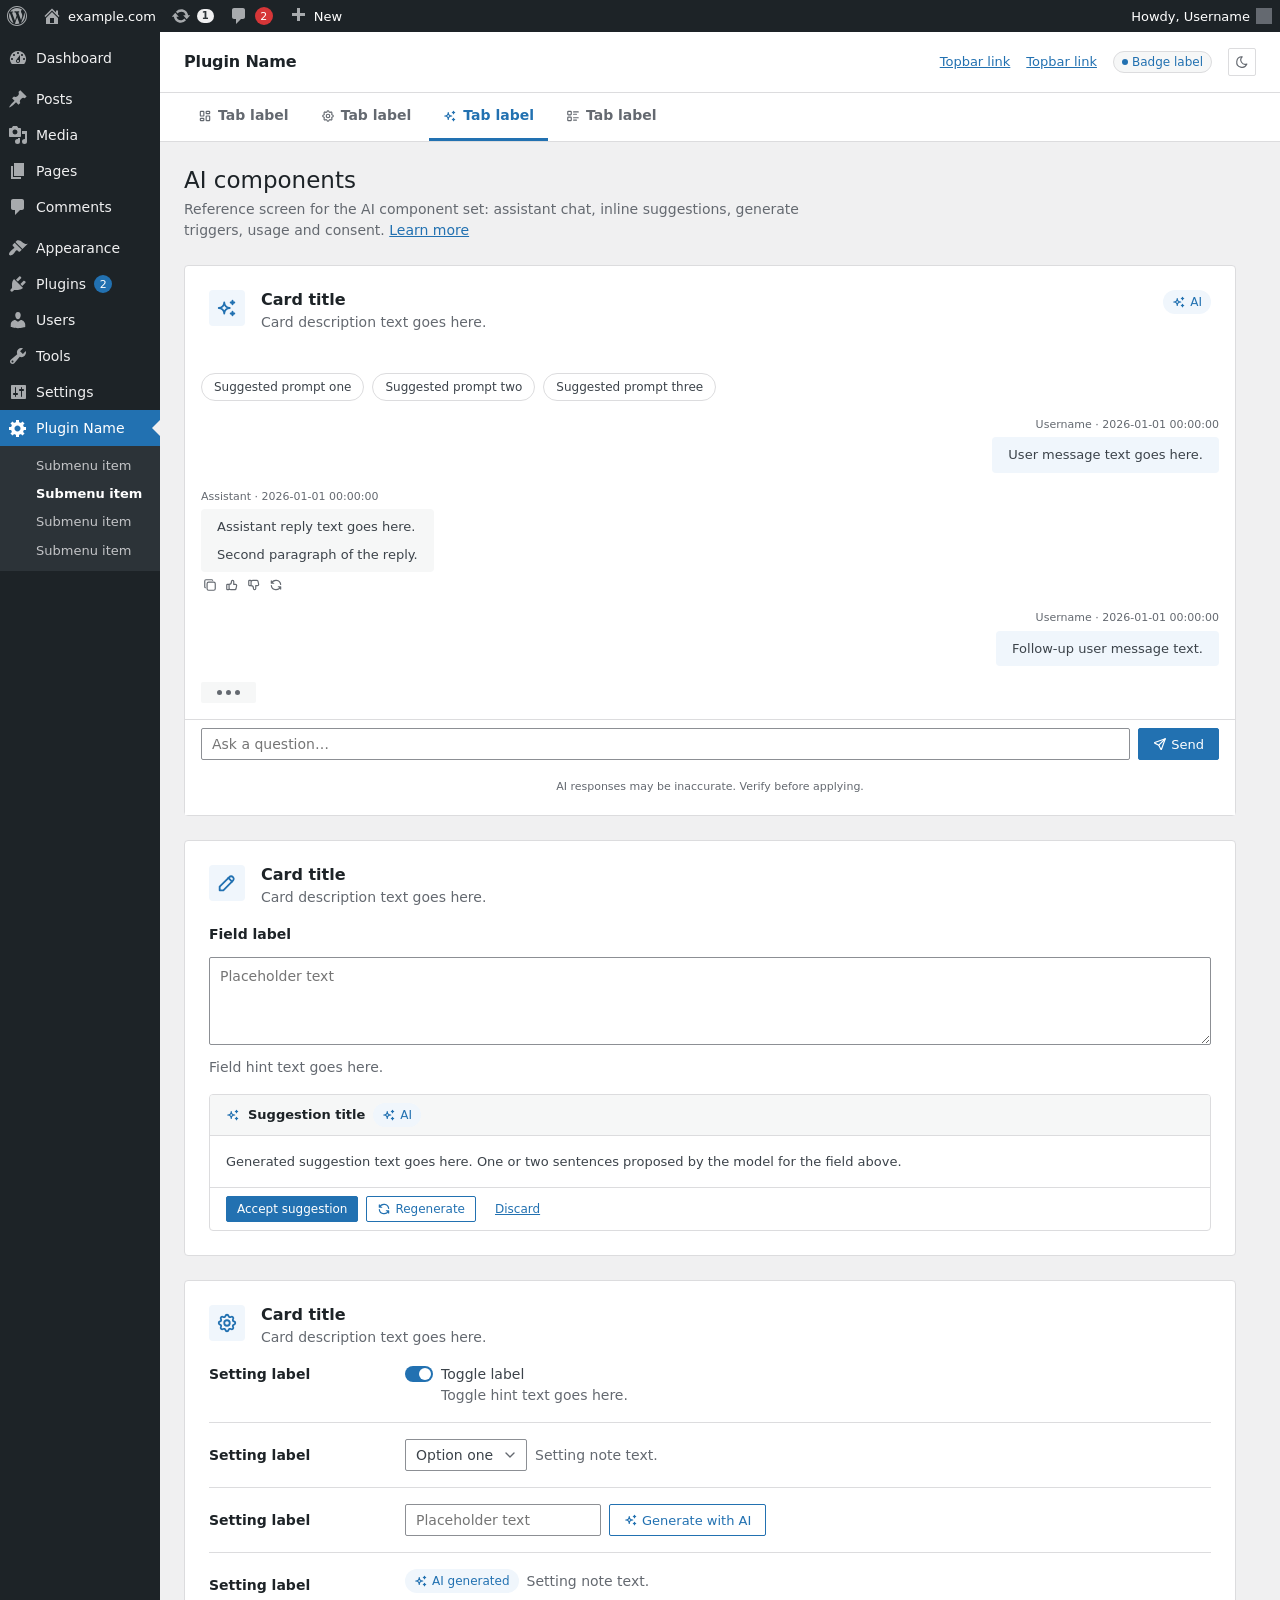
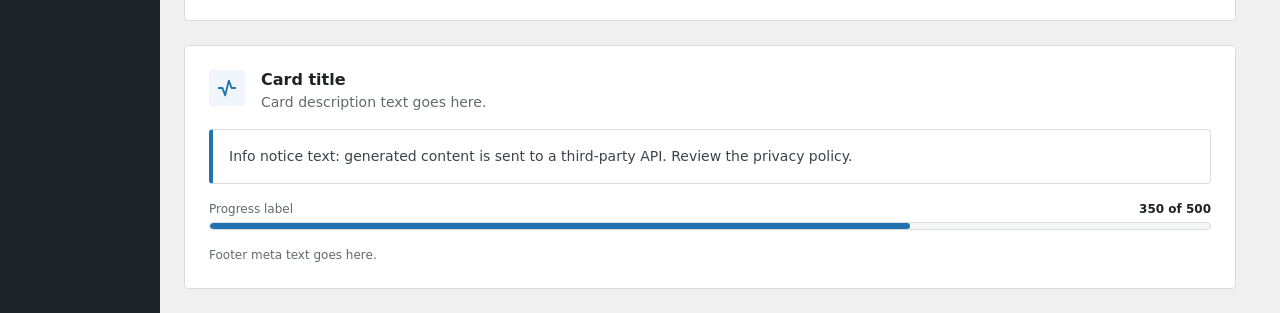
<file: examples/ai-components.html>
<!DOCTYPE html>
<html lang="en">
<head>
<meta charset="UTF-8">
<meta name="viewport" content="width=device-width, initial-scale=1.0">
<title>Reference — AI components</title>
<link rel="stylesheet" href="../tokens.css">
</head>
<body>
<svg data-bios-sprite xmlns="http://www.w3.org/2000/svg" style="display:none">
<symbol id="i-activity" viewBox="0 0 24 24"><path fill="none" stroke="currentColor" stroke-linecap="round" stroke-linejoin="round" stroke-width="2" d="M3 12h4l3 8l4-16l3 8h4"/></symbol>
<symbol id="i-copy" viewBox="0 0 24 24"><g fill="none" stroke="currentColor" stroke-width="2" stroke-linecap="round" stroke-linejoin="round"><path stroke="none" d="M0 0h24v24H0z" fill="none" /> <path d="M7 9.667a2.667 2.667 0 0 1 2.667 -2.667h8.666a2.667 2.667 0 0 1 2.667 2.667v8.666a2.667 2.667 0 0 1 -2.667 2.667h-8.666a2.667 2.667 0 0 1 -2.667 -2.667l0 -8.666" /> <path d="M4.012 16.737a2.005 2.005 0 0 1 -1.012 -1.737v-10c0 -1.1 .9 -2 2 -2h10c.75 0 1.158 .385 1.5 1" /></g></symbol>
<symbol id="i-layout-dashboard" viewBox="0 0 24 24"><path fill="none" stroke="currentColor" stroke-linecap="round" stroke-linejoin="round" stroke-width="2" d="M5 4h4a1 1 0 0 1 1 1v6a1 1 0 0 1-1 1H5a1 1 0 0 1-1-1V5a1 1 0 0 1 1-1m0 12h4a1 1 0 0 1 1 1v2a1 1 0 0 1-1 1H5a1 1 0 0 1-1-1v-2a1 1 0 0 1 1-1m10-4h4a1 1 0 0 1 1 1v6a1 1 0 0 1-1 1h-4a1 1 0 0 1-1-1v-6a1 1 0 0 1 1-1m0-8h4a1 1 0 0 1 1 1v2a1 1 0 0 1-1 1h-4a1 1 0 0 1-1-1V5a1 1 0 0 1 1-1"/></symbol>
<symbol id="i-list-details" viewBox="0 0 24 24"><path fill="none" stroke="currentColor" stroke-linecap="round" stroke-linejoin="round" stroke-width="2" d="M13 5h8m-8 4h5m-5 6h8m-8 4h5M3 5a1 1 0 0 1 1-1h4a1 1 0 0 1 1 1v4a1 1 0 0 1-1 1H4a1 1 0 0 1-1-1zm0 10a1 1 0 0 1 1-1h4a1 1 0 0 1 1 1v4a1 1 0 0 1-1 1H4a1 1 0 0 1-1-1z"/></symbol>
<symbol id="i-moon" viewBox="0 0 24 24"><path fill="none" stroke="currentColor" stroke-linecap="round" stroke-linejoin="round" stroke-width="2" d="M12 3h.393a7.5 7.5 0 0 0 7.92 12.446A9 9 0 1 1 12 2.992z"/></symbol>
<symbol id="i-pencil" viewBox="0 0 24 24"><g fill="none" stroke="currentColor" stroke-width="2" stroke-linecap="round" stroke-linejoin="round"><path stroke="none" d="M0 0h24v24H0z" fill="none" /> <path d="M4 20h4l10.5 -10.5a2.828 2.828 0 1 0 -4 -4l-10.5 10.5v4" /> <path d="M13.5 6.5l4 4" /></g></symbol>
<symbol id="i-refresh" viewBox="0 0 24 24"><g fill="none" stroke="currentColor" stroke-width="2" stroke-linecap="round" stroke-linejoin="round"><path stroke="none" d="M0 0h24v24H0z" fill="none" /> <path d="M20 11a8.1 8.1 0 0 0 -15.5 -2m-.5 -4v4h4" /> <path d="M4 13a8.1 8.1 0 0 0 15.5 2m.5 4v-4h-4" /></g></symbol>
<symbol id="i-send" viewBox="0 0 24 24"><g fill="none" stroke="currentColor" stroke-width="2" stroke-linecap="round" stroke-linejoin="round"><path stroke="none" d="M0 0h24v24H0z" fill="none" /> <path d="M10 14l11 -11" /> <path d="M21 3l-6.5 18a.55 .55 0 0 1 -1 0l-3.5 -7l-7 -3.5a.55 .55 0 0 1 0 -1l18 -6.5" /></g></symbol>
<symbol id="i-settings" viewBox="0 0 24 24"><g fill="none" stroke="currentColor" stroke-linecap="round" stroke-linejoin="round" stroke-width="2"><path d="M10.325 4.317c.426-1.756 2.924-1.756 3.35 0a1.724 1.724 0 0 0 2.573 1.066c1.543-.94 3.31.826 2.37 2.37a1.724 1.724 0 0 0 1.065 2.572c1.756.426 1.756 2.924 0 3.35a1.724 1.724 0 0 0-1.066 2.573c.94 1.543-.826 3.31-2.37 2.37a1.724 1.724 0 0 0-2.572 1.065c-.426 1.756-2.924 1.756-3.35 0a1.724 1.724 0 0 0-2.573-1.066c-1.543.94-3.31-.826-2.37-2.37a1.724 1.724 0 0 0-1.065-2.572c-1.756-.426-1.756-2.924 0-3.35a1.724 1.724 0 0 0 1.066-2.573c-.94-1.543.826-3.31 2.37-2.37c1 .608 2.296.07 2.572-1.065"/><path d="M9 12a3 3 0 1 0 6 0a3 3 0 0 0-6 0"/></g></symbol>
<symbol id="i-sparkles" viewBox="0 0 24 24"><path fill="none" stroke="currentColor" stroke-linecap="round" stroke-linejoin="round" stroke-width="2" d="M16 18a2 2 0 0 1 2 2a2 2 0 0 1 2-2a2 2 0 0 1-2-2a2 2 0 0 1-2 2m0-12a2 2 0 0 1 2 2a2 2 0 0 1 2-2a2 2 0 0 1-2-2a2 2 0 0 1-2 2M9 18a6 6 0 0 1 6-6a6 6 0 0 1-6-6a6 6 0 0 1-6 6a6 6 0 0 1 6 6"/></symbol>
<symbol id="i-thumb-down" viewBox="0 0 24 24"><g fill="none" stroke="currentColor" stroke-width="2" stroke-linecap="round" stroke-linejoin="round"><path stroke="none" d="M0 0h24v24H0z" fill="none" /> <path d="M7 13v-8a1 1 0 0 0 -1 -1h-2a1 1 0 0 0 -1 1v7a1 1 0 0 0 1 1h3a4 4 0 0 1 4 4v1a2 2 0 0 0 4 0v-5h3a2 2 0 0 0 2 -2l-1 -5a2 3 0 0 0 -2 -2h-7a3 3 0 0 0 -3 3" /></g></symbol>
<symbol id="i-thumb-up" viewBox="0 0 24 24"><g fill="none" stroke="currentColor" stroke-width="2" stroke-linecap="round" stroke-linejoin="round"><path stroke="none" d="M0 0h24v24H0z" fill="none" /> <path d="M7 11v8a1 1 0 0 1 -1 1h-2a1 1 0 0 1 -1 -1v-7a1 1 0 0 1 1 -1h3a4 4 0 0 0 4 -4v-1a2 2 0 0 1 4 0v5h3a2 2 0 0 1 2 2l-1 5a2 3 0 0 1 -2 2h-7a3 3 0 0 1 -3 -3" /></g></symbol>
<symbol id="i-wp-admin-appearance" viewBox="0 0 20 20"><path fill="none" d="M0 0h20v20H0z"/><path d="M14.48 11.06L7.41 3.99l1.5-1.5c.5-.56 2.3-.47 3.51.32 1.21.8 1.43 1.28 2.91 2.1 1.18.64 2.45 1.26 4.45.85zm-.71.71L6.7 4.7 4.93 6.47a.996.996 0 000 1.41l1.06 1.06c.39.39.39 1.03 0 1.42-.6.6-1.43 1.11-2.21 1.69-.35.26-.7.53-1.01.84C1.43 14.23.4 16.08 1.4 17.07c.99 1 2.84-.03 4.18-1.36.31-.31.58-.66.85-1.02.57-.78 1.08-1.61 1.69-2.21a.996.996 0 011.41 0l1.06 1.06c.39.39 1.02.39 1.41 0z"/></symbol>
<symbol id="i-wp-admin-comments" viewBox="0 0 20 20"><path fill="none" d="M0 0h20v20H0z"/><path d="M5 2h9c1.1 0 2 .9 2 2v7c0 1.1-.9 2-2 2h-2l-5 5v-5H5c-1.1 0-2-.9-2-2V4c0-1.1.9-2 2-2z"/></symbol>
<symbol id="i-wp-admin-generic" viewBox="0 0 20 20"><path fill="none" d="M0 0h20v20H0z"/><path d="M18 12h-2.18c-.17.7-.44 1.35-.81 1.93l1.54 1.54-2.1 2.1-1.54-1.54c-.58.36-1.23.63-1.91.79V19H8v-2.18c-.68-.16-1.33-.43-1.91-.79l-1.54 1.54-2.12-2.12 1.54-1.54c-.36-.58-.63-1.23-.79-1.91H1V9.03h2.17c.16-.7.44-1.35.8-1.94L2.43 5.55l2.1-2.1 1.54 1.54c.58-.37 1.24-.64 1.93-.81V2h3v2.18c.68.16 1.33.43 1.91.79l1.54-1.54 2.12 2.12-1.54 1.54c.36.59.64 1.24.8 1.94H18V12zm-8.5 1.5c1.66 0 3-1.34 3-3s-1.34-3-3-3-3 1.34-3 3 1.34 3 3 3z"/></symbol>
<symbol id="i-wp-admin-home" viewBox="0 0 20 20"><path fill="none" d="M0 0h20v20H0z"/><path d="M16 8.5l1.53 1.53-1.06 1.06L10 4.62l-6.47 6.47-1.06-1.06L10 2.5l4 4v-2h2v4zm-6-2.46l6 5.99V18H4v-5.97zM12 17v-5H8v5h4z"/></symbol>
<symbol id="i-wp-admin-media" viewBox="0 0 20 20"><path fill="none" d="M0 0h20v20H0z"/><path d="M13 11V4c0-.55-.45-1-1-1h-1.67L9 1H5L3.67 3H2c-.55 0-1 .45-1 1v7c0 .55.45 1 1 1h10c.55 0 1-.45 1-1zM7 4.5a2.5 2.5 0 010 5 2.5 2.5 0 010-5zM14 6h5v10.5a2.5 2.5 0 01-5 0 2.5 2.5 0 013-2.45V9h-3V6zm-4 8.05V13h2v3.5a2.5 2.5 0 01-5 0 2.5 2.5 0 013-2.45z"/></symbol>
<symbol id="i-wp-admin-page" viewBox="0 0 20 20"><path fill="none" d="M0 0h20v20H0z"/><path d="M6 15V2h10v13H6zm-1 1h8v2H3V5h2v11z"/></symbol>
<symbol id="i-wp-admin-plugins" viewBox="0 0 20 20"><path fill="none" d="M0 0h20v20H0z"/><path d="M13.11 4.36L9.87 7.6 8 5.73l3.24-3.24c.35-.34 1.05-.2 1.56.32.52.51.66 1.21.31 1.55zm-8 1.77l.91-1.12 9.01 9.01-1.19.84c-.71.71-2.63 1.16-3.82 1.16H6.14L4.9 17.26c-.59.59-1.54.59-2.12 0a1.49 1.49 0 010-2.12l1.24-1.24v-3.88c0-1.13.4-3.19 1.09-3.89zm7.26 3.97l3.24-3.24c.34-.35 1.04-.21 1.55.31.52.51.66 1.21.31 1.55l-3.24 3.25z"/></symbol>
<symbol id="i-wp-admin-post" viewBox="0 0 20 20"><path fill="none" d="M0 0h20v20H0z"/><path d="M10.44 3.02l1.82-1.82 6.36 6.35-1.83 1.82a2.731 2.731 0 00-3.41.36l-.75.75c-.92.93-1.04 2.35-.35 3.41l-1.83 1.82-2.41-2.41-2.8 2.79c-.42.42-3.38 2.71-3.8 2.29s1.86-3.39 2.28-3.81l2.79-2.79L4.1 9.36l1.83-1.82c1.05.69 2.48.57 3.4-.36l.75-.75c.93-.92 1.05-2.35.36-3.41z"/></symbol>
<symbol id="i-wp-admin-settings" viewBox="0 0 20 20"><path fill="none" d="M0 0h20v20H0z"/><path d="M18 16V4c0-.55-.45-1-1-1H4c-.55 0-1 .45-1 1v12c0 .55.45 1 1 1h13c.55 0 1-.45 1-1zM8 11h1c.55 0 1 .45 1 1s-.45 1-1 1H8v1.5c0 .28-.22.5-.5.5s-.5-.22-.5-.5V13H6c-.55 0-1-.45-1-1s.45-1 1-1h1V5.5c0-.28.22-.5.5-.5s.5.22.5.5V11zm5-2h-1c-.55 0-1-.45-1-1s.45-1 1-1h1V5.5c0-.28.22-.5.5-.5s.5.22.5.5V7h1c.55 0 1 .45 1 1s-.45 1-1 1h-1v5.5c0 .28-.22.5-.5.5s-.5-.22-.5-.5V9z"/></symbol>
<symbol id="i-wp-admin-tools" viewBox="0 0 20 20"><path fill="none" d="M0 0h20v20H0z"/><path d="M16.68 9.77a4.543 4.543 0 01-4.95.99l-5.41 6.52c-.99.99-2.59.99-3.58 0s-.99-2.59 0-3.57l6.52-5.42c-.68-1.65-.35-3.61.99-4.95 1.28-1.28 3.12-1.62 4.72-1.06l-2.89 2.89 2.82 2.82 2.86-2.87c.53 1.58.18 3.39-1.08 4.65zM3.81 16.21c.4.39 1.04.39 1.43 0 .4-.4.4-1.04 0-1.43-.39-.4-1.03-.4-1.43 0a1.02 1.02 0 000 1.43z"/></symbol>
<symbol id="i-wp-admin-users" viewBox="0 0 20 20"><path fill="none" d="M0 0h20v20H0z"/><path d="M10 9.25c-2.27 0-2.73-3.44-2.73-3.44C7 4.02 7.82 2 9.97 2c2.16 0 2.98 2.02 2.71 3.81 0 0-.41 3.44-2.68 3.44zm0 2.57L12.72 10c2.39 0 4.52 2.33 4.52 4.53v2.49s-3.65 1.13-7.24 1.13c-3.65 0-7.24-1.13-7.24-1.13v-2.49c0-2.25 1.94-4.48 4.47-4.48z"/></symbol>
<symbol id="i-wp-dashboard" viewBox="0 0 20 20"><path fill="none" d="M0 0h20v20H0z"/><path d="M3.76 16h12.48A7.998 7.998 0 0010 3a7.998 7.998 0 00-6.24 13zM10 4c.55 0 1 .45 1 1s-.45 1-1 1-1-.45-1-1 .45-1 1-1zM6 6c.55 0 1 .45 1 1s-.45 1-1 1-1-.45-1-1 .45-1 1-1zm8 0c.55 0 1 .45 1 1s-.45 1-1 1-1-.45-1-1 .45-1 1-1zm-5.37 5.55L12 7v6c0 1.1-.9 2-2 2s-2-.9-2-2c0-.57.24-1.08.63-1.45zM4 10c.55 0 1 .45 1 1s-.45 1-1 1-1-.45-1-1 .45-1 1-1zm12 0c.55 0 1 .45 1 1s-.45 1-1 1-1-.45-1-1 .45-1 1-1zm-5 3c0-.55-.45-1-1-1s-1 .45-1 1 .45 1 1 1 1-.45 1-1z"/></symbol>
<symbol id="i-wp-plus" viewBox="0 0 20 20"><path fill="none" d="M0 0h20v20H0z"/><path d="M17 7v3h-5v5H9v-5H4V7h5V2h3v5h5z"/></symbol>
<symbol id="i-wp-update" viewBox="0 0 20 20"><path fill="none" d="M0 0h20v20H0z"/><path d="M10.2 3.28c3.53 0 6.43 2.61 6.92 6h2.08l-3.5 4-3.5-4h2.32a4.439 4.439 0 00-4.32-3.45c-1.45 0-2.73.71-3.54 1.78L4.95 5.66a6.965 6.965 0 015.25-2.38zm-.4 13.44c-3.52 0-6.43-2.61-6.92-6H.8l3.5-4c1.17 1.33 2.33 2.67 3.5 4H5.48a4.439 4.439 0 004.32 3.45c1.45 0 2.73-.71 3.54-1.78l1.71 1.95a6.95 6.95 0 01-5.25 2.38z"/></symbol>
<symbol id="i-wp-wordpress" viewBox="0 0 20 20"><path fill="none" d="M0 0h20v20H0z"/><path d="M20 10c0-5.52-4.48-10-10-10S0 4.48 0 10s4.48 10 10 10 10-4.48 10-10zM10 1.01c4.97 0 8.99 4.02 8.99 8.99s-4.02 8.99-8.99 8.99S1.01 14.97 1.01 10 5.03 1.01 10 1.01zM8.01 14.82L4.96 6.61c.49-.03 1.05-.08 1.05-.08.43-.05.38-1.01-.06-.99 0 0-1.29.1-2.13.1-.15 0-.33 0-.52-.01 1.44-2.17 3.9-3.6 6.7-3.6 2.09 0 3.99.79 5.41 2.09-.6-.08-1.45.35-1.45 1.42 0 .66.38 1.22.79 1.88.31.54.5 1.22.5 2.21 0 1.34-1.27 4.48-1.27 4.48l-2.71-7.5c.48-.03.75-.16.75-.16.43-.05.38-1.1-.05-1.08 0 0-1.3.11-2.14.11-.78 0-2.11-.11-2.11-.11-.43-.02-.48 1.06-.05 1.08l.84.08 1.12 3.04zm6.02 2.15L16.64 10s.67-1.69.39-3.81c.63 1.14.94 2.42.94 3.81 0 2.96-1.56 5.58-3.94 6.97zM2.68 6.77L6.5 17.25c-2.67-1.3-4.47-4.08-4.47-7.25 0-1.16.2-2.23.65-3.23zm7.45 4.53l2.29 6.25c-.75.27-1.57.42-2.42.42-.72 0-1.41-.11-2.06-.3z"/></symbol>
</svg>

<div class="shell">

  <!-- wp-admin context chrome (demo only) -->
  <div class="shell__adminbar admin-bar">
    <a class="admin-bar__item" href="#" aria-label="About WordPress"><svg class="admin-bar__icon" aria-hidden="true"><use href="#i-wp-wordpress"/></svg></a>
    <div class="admin-bar__menu">
      <a class="admin-bar__item" href="#"><svg class="admin-bar__icon" aria-hidden="true"><use href="#i-wp-admin-home"/></svg>example.com</a>
      <div class="admin-bar__submenu">
        <a class="admin-bar__submenu-item" href="#">Visit Site</a>
      </div>
    </div>
    <a class="admin-bar__item" href="#" aria-label="1 update available"><svg class="admin-bar__icon" aria-hidden="true"><use href="#i-wp-update"/></svg><span class="admin-bar__badge">1</span></a>
    <a class="admin-bar__item" href="#" aria-label="2 comments awaiting moderation"><svg class="admin-bar__icon" aria-hidden="true"><use href="#i-wp-admin-comments"/></svg><span class="admin-bar__bubble">2</span></a>
    <a class="admin-bar__item" href="#"><svg class="admin-bar__icon" aria-hidden="true"><use href="#i-wp-plus"/></svg>New</a>
    <span class="admin-bar__spacer"></span>
    <div class="admin-bar__menu">
      <a class="admin-bar__item" href="#">Howdy, Username<span class="admin-bar__avatar" aria-hidden="true"></span></a>
      <div class="admin-bar__submenu admin-bar__submenu--right">
        <div class="admin-bar__user">
          <span class="admin-bar__user-avatar" aria-hidden="true"></span>
          <div><span class="admin-bar__user-name">Username</span><span class="admin-bar__user-login">username</span></div>
        </div>
        <a class="admin-bar__submenu-item" href="#">Edit Profile</a>
        <a class="admin-bar__submenu-item" href="#">Log Out</a>
      </div>
    </div>
  </div>

  <nav class="admin-menu" aria-label="Admin menu">
    <a class="admin-menu__item" href="#"><svg class="admin-menu__icon" aria-hidden="true"><use href="#i-wp-dashboard"/></svg>Dashboard</a>
    <div class="admin-menu__separator" aria-hidden="true"></div>
    <a class="admin-menu__item" href="#"><svg class="admin-menu__icon" aria-hidden="true"><use href="#i-wp-admin-post"/></svg>Posts</a>
    <a class="admin-menu__item" href="#"><svg class="admin-menu__icon" aria-hidden="true"><use href="#i-wp-admin-media"/></svg>Media</a>
    <a class="admin-menu__item" href="#"><svg class="admin-menu__icon" aria-hidden="true"><use href="#i-wp-admin-page"/></svg>Pages</a>
    <a class="admin-menu__item" href="#"><svg class="admin-menu__icon" aria-hidden="true"><use href="#i-wp-admin-comments"/></svg>Comments</a>
    <div class="admin-menu__separator" aria-hidden="true"></div>
    <a class="admin-menu__item" href="#"><svg class="admin-menu__icon" aria-hidden="true"><use href="#i-wp-admin-appearance"/></svg>Appearance</a>
    <a class="admin-menu__item" href="#"><svg class="admin-menu__icon" aria-hidden="true"><use href="#i-wp-admin-plugins"/></svg>Plugins <span class="admin-menu__bubble">2</span></a>
    <a class="admin-menu__item" href="#"><svg class="admin-menu__icon" aria-hidden="true"><use href="#i-wp-admin-users"/></svg>Users</a>
    <a class="admin-menu__item" href="#"><svg class="admin-menu__icon" aria-hidden="true"><use href="#i-wp-admin-tools"/></svg>Tools</a>
    <a class="admin-menu__item" href="#"><svg class="admin-menu__icon" aria-hidden="true"><use href="#i-wp-admin-settings"/></svg>Settings</a>
    <a class="admin-menu__item admin-menu__item--current" href="#" aria-current="page"><svg class="admin-menu__icon" aria-hidden="true"><use href="#i-wp-admin-generic"/></svg>Plugin Name</a>
    <a class="admin-menu__submenu-item" href="example.html">Submenu item</a>
    <a class="admin-menu__submenu-item admin-menu__submenu-item--current" href="#" aria-current="page">Submenu item</a>
    <a class="admin-menu__submenu-item" href="example.html">Submenu item</a>
    <a class="admin-menu__submenu-item" href="example.html">Submenu item</a>
  </nav>

  <main class="shell__content">

    <header class="plugin__topbar">
      <h1 class="plugin__brand">Plugin Name</h1>
      <div class="plugin__topbar-actions">
        <a href="styleguide.html">Topbar link</a>
        <a href="#">Topbar link</a>
        <span class="badge badge--accent">Badge label</span>
        <button class="plugin__theme-toggle" data-theme-toggle type="button" aria-label="Toggle dark mode"><svg class="icon icon--sm" aria-hidden="true"><use href="#i-moon"/></svg></button>
      </div>
    </header>

    <nav class="tabs" aria-label="Plugin sections">
      <a class="tabs__tab" href="example.html"><svg class="icon icon--sm" aria-hidden="true"><use href="#i-layout-dashboard"/></svg>Tab label</a>
      <a class="tabs__tab" href="example.html"><svg class="icon icon--sm" aria-hidden="true"><use href="#i-settings"/></svg>Tab label</a>
      <a class="tabs__tab tabs__tab--current" href="ai-components.html" aria-current="page"><svg class="icon icon--sm" aria-hidden="true"><use href="#i-sparkles"/></svg>Tab label</a>
      <a class="tabs__tab" href="example.html"><svg class="icon icon--sm" aria-hidden="true"><use href="#i-list-details"/></svg>Tab label</a>
    </nav>

    <div class="plugin__body">

      <header class="page-header">
        <h2 class="page-header__title">AI components</h2>
        <p class="page-header__lead">Reference screen for the AI component set: assistant chat, inline suggestions, generate triggers, usage and consent. <a href="#">Learn more</a></p>
      </header>

      <!-- 1 · Assistant chat in a flush card -->
      <section class="card card--flush">
        <div class="card__header">
          <div class="card__icon" aria-hidden="true"><svg class="icon icon--lg" aria-hidden="true"><use href="#i-sparkles"/></svg></div>
          <div class="card__heading">
            <h3 class="card__title">Card title</h3>
            <p class="card__description">Card description text goes here.</p>
          </div>
          <div class="card__header-actions">
            <span class="badge badge--ai"><svg class="icon icon--sm" aria-hidden="true"><use href="#i-sparkles"/></svg>AI</span>
          </div>
        </div>
        <div class="chat">
          <div class="chat__log" role="log" aria-label="Conversation">
            <div class="chat__suggestions">
              <button class="chat__suggestion">Suggested prompt one</button>
              <button class="chat__suggestion">Suggested prompt two</button>
              <button class="chat__suggestion">Suggested prompt three</button>
            </div>
            <div class="chat__message chat__message--user">
              <div class="chat__body">
                <span class="chat__meta">Username · 2026-01-01 00:00:00</span>
                <div class="chat__bubble"><p>User message text goes here.</p></div>
              </div>
            </div>
            <div class="chat__message">
              <div class="chat__body">
                <span class="chat__meta">Assistant · 2026-01-01 00:00:00</span>
                <div class="chat__bubble"><p>Assistant reply text goes here.</p><p>Second paragraph of the reply.</p></div>
                <div class="chat__actions">
                  <button class="chat__action" aria-label="Copy reply"><svg class="icon icon--sm" aria-hidden="true"><use href="#i-copy"/></svg></button>
                  <button class="chat__action" aria-label="Good reply"><svg class="icon icon--sm" aria-hidden="true"><use href="#i-thumb-up"/></svg></button>
                  <button class="chat__action" aria-label="Bad reply"><svg class="icon icon--sm" aria-hidden="true"><use href="#i-thumb-down"/></svg></button>
                  <button class="chat__action" aria-label="Regenerate reply"><svg class="icon icon--sm" aria-hidden="true"><use href="#i-refresh"/></svg></button>
                </div>
              </div>
            </div>
            <div class="chat__message chat__message--user">
              <div class="chat__body">
                <span class="chat__meta">Username · 2026-01-01 00:00:00</span>
                <div class="chat__bubble"><p>Follow-up user message text.</p></div>
              </div>
            </div>
            <div class="chat__message">
              <div class="chat__body">
                <div class="chat__typing" role="status" aria-label="Assistant is typing"><span class="chat__dot"></span><span class="chat__dot"></span><span class="chat__dot"></span></div>
              </div>
            </div>
          </div>
          <div class="chat__composer">
            <input class="field__input chat__input" type="text" placeholder="Ask a question…" aria-label="Message">
            <button class="button button--primary" aria-label="Send message"><svg class="icon icon--sm" aria-hidden="true"><use href="#i-send"/></svg>Send</button>
          </div>
          <p class="chat__footnote">AI responses may be inaccurate. Verify before applying.</p>
        </div>
      </section>

      <!-- 2 · Inline suggestion next to its field -->
      <section class="card">
        <div class="card__header">
          <div class="card__icon" aria-hidden="true"><svg class="icon icon--lg" aria-hidden="true"><use href="#i-pencil"/></svg></div>
          <div class="card__heading">
            <h3 class="card__title">Card title</h3>
            <p class="card__description">Card description text goes here.</p>
          </div>
        </div>
        <div class="stack">
          <div class="field">
            <label class="field__label" for="ai-meta">Field label</label>
            <textarea class="field__textarea" id="ai-meta" placeholder="Placeholder text"></textarea>
            <p class="field__hint">Field hint text goes here.</p>
          </div>
          <div class="ai-suggestion">
            <div class="ai-suggestion__header">
              <svg class="icon icon--sm" aria-hidden="true"><use href="#i-sparkles"/></svg>
              <h4 class="ai-suggestion__title">Suggestion title</h4>
              <span class="badge badge--ai"><svg class="icon icon--sm" aria-hidden="true"><use href="#i-sparkles"/></svg>AI</span>
            </div>
            <div class="ai-suggestion__body">
              <p class="ai-suggestion__text">Generated suggestion text goes here. One or two sentences proposed by the model for the field above.</p>
            </div>
            <div class="ai-suggestion__actions">
              <button class="button button--primary button--small">Accept suggestion</button>
              <button class="button button--small"><svg class="icon icon--sm" aria-hidden="true"><use href="#i-refresh"/></svg>Regenerate</button>
              <button class="button button--link button--small">Discard</button>
            </div>
          </div>
        </div>
      </section>

      <!-- 3 · Generate triggers + AI settings rows -->
      <section class="card">
        <div class="card__header">
          <div class="card__icon" aria-hidden="true"><svg class="icon icon--lg" aria-hidden="true"><use href="#i-settings"/></svg></div>
          <div class="card__heading">
            <h3 class="card__title">Card title</h3>
            <p class="card__description">Card description text goes here.</p>
          </div>
        </div>
        <div class="settings">
          <div class="setting">
            <div class="setting__label">Setting label</div>
            <div class="setting__control">
              <label class="toggle toggle--hint-below"><input class="toggle__input" type="checkbox" checked><span class="toggle__track" aria-hidden="true"></span><span>Toggle label <span class="toggle__hint">Toggle hint text goes here.</span></span></label>
            </div>
          </div>
          <div class="setting">
            <label class="setting__label" for="ai-model">Setting label</label>
            <div class="setting__control">
              <div class="setting__inline">
                <select class="field__select" id="ai-model"><option>Option one</option><option>Option two</option></select>
                <span class="setting__note">Setting note text.</span>
              </div>
            </div>
          </div>
          <div class="setting">
            <label class="setting__label" for="ai-title">Setting label</label>
            <div class="setting__control">
              <div class="setting__inline">
                <input class="field__input" id="ai-title" type="text" placeholder="Placeholder text">
                <button class="button"><svg class="icon icon--sm" aria-hidden="true"><use href="#i-sparkles"/></svg>Generate with AI</button>
              </div>
            </div>
          </div>
          <div class="setting">
            <div class="setting__label">Setting label</div>
            <div class="setting__control">
              <div class="setting__inline">
                <span class="badge badge--ai"><svg class="icon icon--sm" aria-hidden="true"><use href="#i-sparkles"/></svg>AI generated</span>
                <span class="setting__note">Setting note text.</span>
              </div>
            </div>
          </div>
        </div>
      </section>

      <!-- 4 · Usage + consent: existing components, no new blocks -->
      <section class="card">
        <div class="card__header">
          <div class="card__icon" aria-hidden="true"><svg class="icon icon--lg" aria-hidden="true"><use href="#i-activity"/></svg></div>
          <div class="card__heading">
            <h3 class="card__title">Card title</h3>
            <p class="card__description">Card description text goes here.</p>
          </div>
        </div>
        <div class="stack">
          <div class="notice">Info notice text: generated content is sent to a third-party API. Review the privacy policy.</div>
          <div class="progress">
            <div class="progress__head"><span class="progress__label">Progress label</span><span class="progress__value">350 of 500</span></div>
            <div class="progress__track" role="progressbar" aria-valuenow="70" aria-valuemin="0" aria-valuemax="100" aria-label="Progress label"><div class="progress__bar" style="--fill: 70%"></div></div>
          </div>
          <div class="card__footer-meta">Footer meta text goes here.</div>
        </div>
      </section>

    </div>

  </main>
</div>

<script>
  document.querySelectorAll('[data-theme-toggle]').forEach(function (b) {
    b.addEventListener('click', function () {
      var r = document.documentElement;
      r.dataset.theme = r.dataset.theme === 'dark' ? '' : 'dark';
    });
  });
</script>
</body>
</html>
</file>
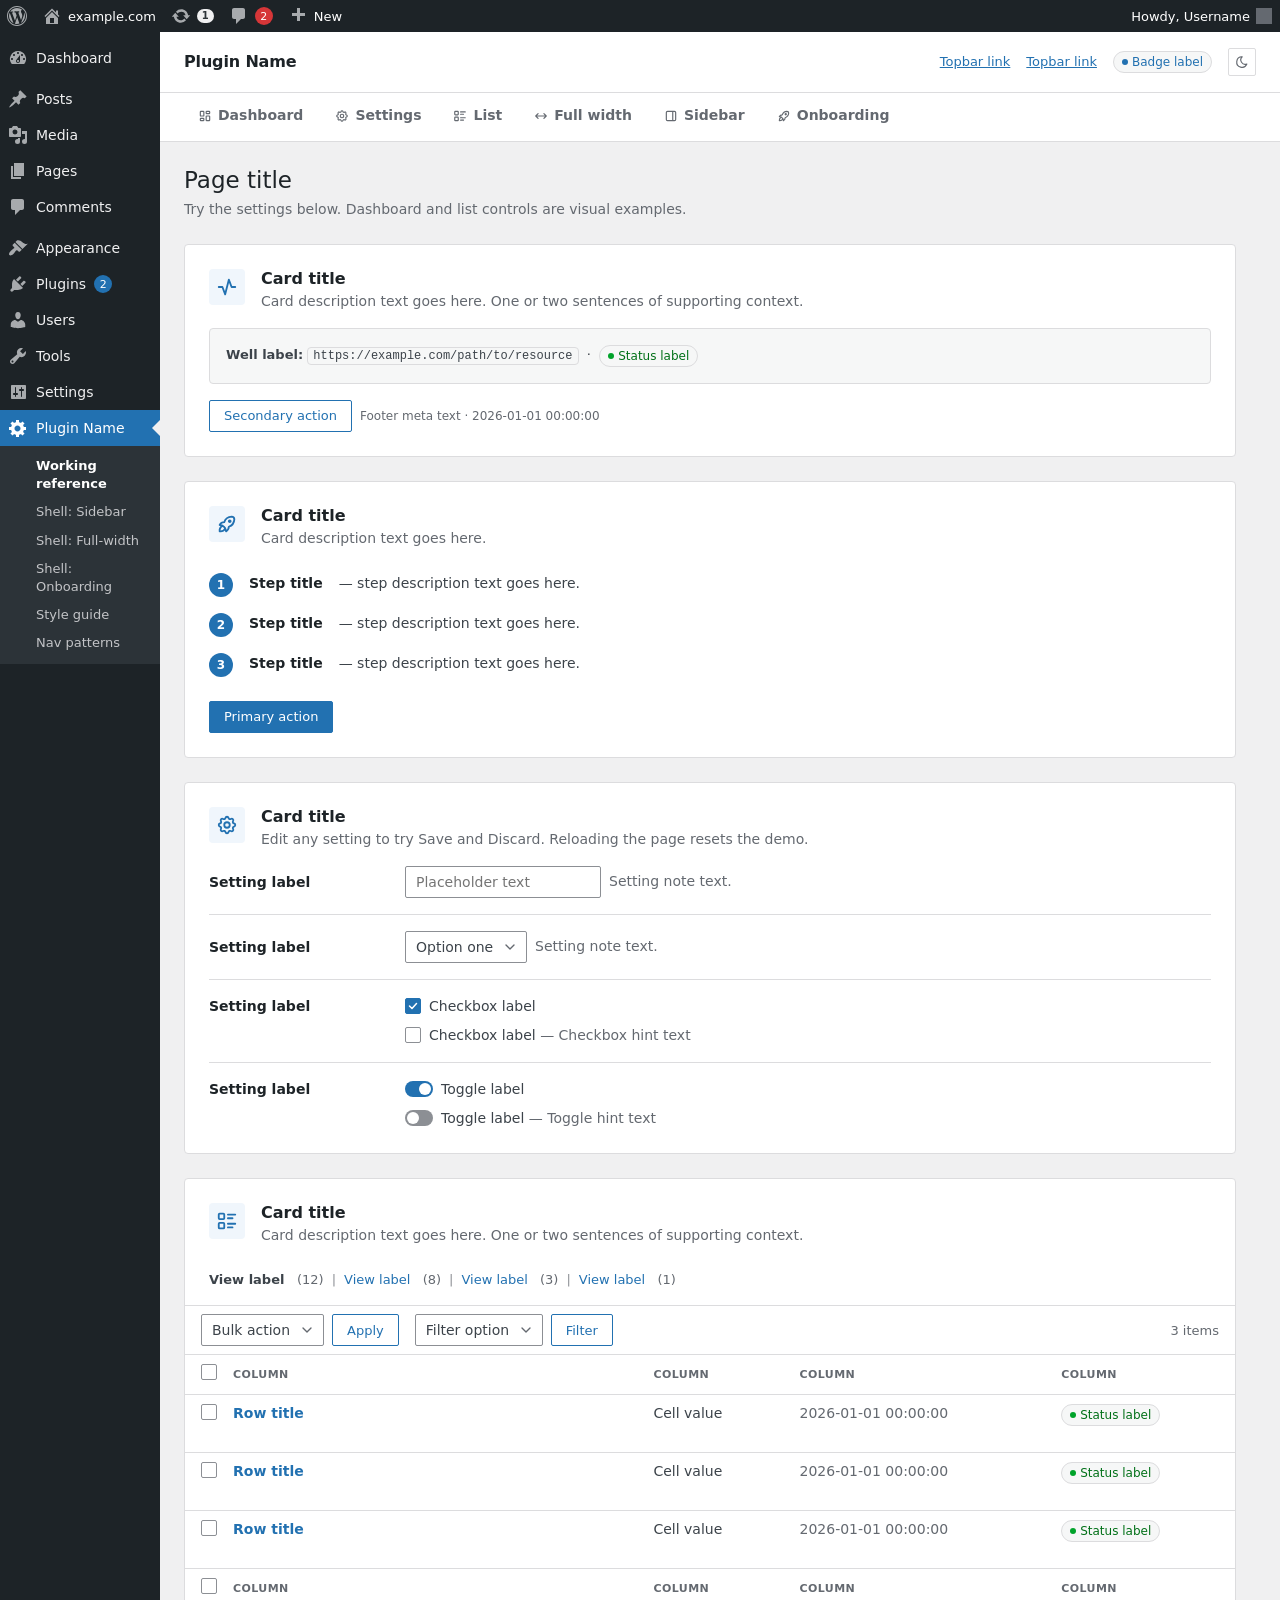
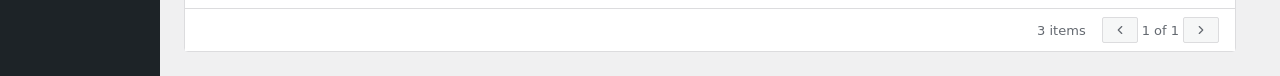
<file: examples/example.html>
<!DOCTYPE html>
<html lang="en">
<head>
<meta charset="UTF-8">
<meta name="viewport" content="width=device-width, initial-scale=1.0">
<title>Reference — Example</title>
<link rel="stylesheet" href="../tokens.css">
</head>
<body>
<svg data-bios-sprite xmlns="http://www.w3.org/2000/svg" style="display:none">
<symbol id="i-activity" viewBox="0 0 24 24"><path fill="none" stroke="currentColor" stroke-linecap="round" stroke-linejoin="round" stroke-width="2" d="M3 12h4l3 8l4-16l3 8h4"/></symbol>
<symbol id="i-alert-circle" viewBox="0 0 24 24"><path fill="none" stroke="currentColor" stroke-linecap="round" stroke-linejoin="round" stroke-width="2" d="M3 12a9 9 0 1 0 18 0a9 9 0 0 0-18 0m9-4v4m0 4h.01"/></symbol>
<symbol id="i-arrows-horizontal" viewBox="0 0 24 24"><path fill="none" stroke="currentColor" stroke-linecap="round" stroke-linejoin="round" stroke-width="2" d="m7 8l-4 4l4 4m10-8l4 4l-4 4M3 12h18"/></symbol>
<symbol id="i-chevron-left" viewBox="0 0 24 24"><path fill="none" stroke="currentColor" stroke-linecap="round" stroke-linejoin="round" stroke-width="2" d="m15 6l-6 6l6 6"/></symbol>
<symbol id="i-chevron-right" viewBox="0 0 24 24"><path fill="none" stroke="currentColor" stroke-linecap="round" stroke-linejoin="round" stroke-width="2" d="m9 6l6 6l-6 6"/></symbol>
<symbol id="i-layout-dashboard" viewBox="0 0 24 24"><path fill="none" stroke="currentColor" stroke-linecap="round" stroke-linejoin="round" stroke-width="2" d="M5 4h4a1 1 0 0 1 1 1v6a1 1 0 0 1-1 1H5a1 1 0 0 1-1-1V5a1 1 0 0 1 1-1m0 12h4a1 1 0 0 1 1 1v2a1 1 0 0 1-1 1H5a1 1 0 0 1-1-1v-2a1 1 0 0 1 1-1m10-4h4a1 1 0 0 1 1 1v6a1 1 0 0 1-1 1h-4a1 1 0 0 1-1-1v-6a1 1 0 0 1 1-1m0-8h4a1 1 0 0 1 1 1v2a1 1 0 0 1-1 1h-4a1 1 0 0 1-1-1V5a1 1 0 0 1 1-1"/></symbol>
<symbol id="i-layout-sidebar-right" viewBox="0 0 24 24"><path fill="none" stroke="currentColor" stroke-linecap="round" stroke-linejoin="round" stroke-width="2" d="M4 6a2 2 0 0 1 2-2h12a2 2 0 0 1 2 2v12a2 2 0 0 1-2 2H6a2 2 0 0 1-2-2zm11-2v16"/></symbol>
<symbol id="i-list-details" viewBox="0 0 24 24"><path fill="none" stroke="currentColor" stroke-linecap="round" stroke-linejoin="round" stroke-width="2" d="M13 5h8m-8 4h5m-5 6h8m-8 4h5M3 5a1 1 0 0 1 1-1h4a1 1 0 0 1 1 1v4a1 1 0 0 1-1 1H4a1 1 0 0 1-1-1zm0 10a1 1 0 0 1 1-1h4a1 1 0 0 1 1 1v4a1 1 0 0 1-1 1H4a1 1 0 0 1-1-1z"/></symbol>
<symbol id="i-moon" viewBox="0 0 24 24"><path fill="none" stroke="currentColor" stroke-linecap="round" stroke-linejoin="round" stroke-width="2" d="M12 3h.393a7.5 7.5 0 0 0 7.92 12.446A9 9 0 1 1 12 2.992z"/></symbol>
<symbol id="i-rocket" viewBox="0 0 24 24"><g fill="none" stroke="currentColor" stroke-linecap="round" stroke-linejoin="round" stroke-width="2"><path d="M4 13a8 8 0 0 1 7 7a6 6 0 0 0 3-5a9 9 0 0 0 6-8a3 3 0 0 0-3-3a9 9 0 0 0-8 6a6 6 0 0 0-5 3"/><path d="M7 14a6 6 0 0 0-3 6a6 6 0 0 0 6-3m4-8a1 1 0 1 0 2 0a1 1 0 1 0-2 0"/></g></symbol>
<symbol id="i-settings" viewBox="0 0 24 24"><g fill="none" stroke="currentColor" stroke-linecap="round" stroke-linejoin="round" stroke-width="2"><path d="M10.325 4.317c.426-1.756 2.924-1.756 3.35 0a1.724 1.724 0 0 0 2.573 1.066c1.543-.94 3.31.826 2.37 2.37a1.724 1.724 0 0 0 1.065 2.572c1.756.426 1.756 2.924 0 3.35a1.724 1.724 0 0 0-1.066 2.573c.94 1.543-.826 3.31-2.37 2.37a1.724 1.724 0 0 0-2.572 1.065c-.426 1.756-2.924 1.756-3.35 0a1.724 1.724 0 0 0-2.573-1.066c-1.543.94-3.31-.826-2.37-2.37a1.724 1.724 0 0 0-1.065-2.572c-1.756-.426-1.756-2.924 0-3.35a1.724 1.724 0 0 0 1.066-2.573c-.94-1.543.826-3.31 2.37-2.37c1 .608 2.296.07 2.572-1.065"/><path d="M9 12a3 3 0 1 0 6 0a3 3 0 0 0-6 0"/></g></symbol>
<symbol id="i-wp-admin-appearance" viewBox="0 0 20 20"><path fill="none" d="M0 0h20v20H0z"/><path d="M14.48 11.06L7.41 3.99l1.5-1.5c.5-.56 2.3-.47 3.51.32 1.21.8 1.43 1.28 2.91 2.1 1.18.64 2.45 1.26 4.45.85zm-.71.71L6.7 4.7 4.93 6.47a.996.996 0 000 1.41l1.06 1.06c.39.39.39 1.03 0 1.42-.6.6-1.43 1.11-2.21 1.69-.35.26-.7.53-1.01.84C1.43 14.23.4 16.08 1.4 17.07c.99 1 2.84-.03 4.18-1.36.31-.31.58-.66.85-1.02.57-.78 1.08-1.61 1.69-2.21a.996.996 0 011.41 0l1.06 1.06c.39.39 1.02.39 1.41 0z"/></symbol>
<symbol id="i-wp-admin-comments" viewBox="0 0 20 20"><path fill="none" d="M0 0h20v20H0z"/><path d="M5 2h9c1.1 0 2 .9 2 2v7c0 1.1-.9 2-2 2h-2l-5 5v-5H5c-1.1 0-2-.9-2-2V4c0-1.1.9-2 2-2z"/></symbol>
<symbol id="i-wp-admin-generic" viewBox="0 0 20 20"><path fill="none" d="M0 0h20v20H0z"/><path d="M18 12h-2.18c-.17.7-.44 1.35-.81 1.93l1.54 1.54-2.1 2.1-1.54-1.54c-.58.36-1.23.63-1.91.79V19H8v-2.18c-.68-.16-1.33-.43-1.91-.79l-1.54 1.54-2.12-2.12 1.54-1.54c-.36-.58-.63-1.23-.79-1.91H1V9.03h2.17c.16-.7.44-1.35.8-1.94L2.43 5.55l2.1-2.1 1.54 1.54c.58-.37 1.24-.64 1.93-.81V2h3v2.18c.68.16 1.33.43 1.91.79l1.54-1.54 2.12 2.12-1.54 1.54c.36.59.64 1.24.8 1.94H18V12zm-8.5 1.5c1.66 0 3-1.34 3-3s-1.34-3-3-3-3 1.34-3 3 1.34 3 3 3z"/></symbol>
<symbol id="i-wp-admin-home" viewBox="0 0 20 20"><path fill="none" d="M0 0h20v20H0z"/><path d="M16 8.5l1.53 1.53-1.06 1.06L10 4.62l-6.47 6.47-1.06-1.06L10 2.5l4 4v-2h2v4zm-6-2.46l6 5.99V18H4v-5.97zM12 17v-5H8v5h4z"/></symbol>
<symbol id="i-wp-admin-media" viewBox="0 0 20 20"><path fill="none" d="M0 0h20v20H0z"/><path d="M13 11V4c0-.55-.45-1-1-1h-1.67L9 1H5L3.67 3H2c-.55 0-1 .45-1 1v7c0 .55.45 1 1 1h10c.55 0 1-.45 1-1zM7 4.5a2.5 2.5 0 010 5 2.5 2.5 0 010-5zM14 6h5v10.5a2.5 2.5 0 01-5 0 2.5 2.5 0 013-2.45V9h-3V6zm-4 8.05V13h2v3.5a2.5 2.5 0 01-5 0 2.5 2.5 0 013-2.45z"/></symbol>
<symbol id="i-wp-admin-page" viewBox="0 0 20 20"><path fill="none" d="M0 0h20v20H0z"/><path d="M6 15V2h10v13H6zm-1 1h8v2H3V5h2v11z"/></symbol>
<symbol id="i-wp-admin-plugins" viewBox="0 0 20 20"><path fill="none" d="M0 0h20v20H0z"/><path d="M13.11 4.36L9.87 7.6 8 5.73l3.24-3.24c.35-.34 1.05-.2 1.56.32.52.51.66 1.21.31 1.55zm-8 1.77l.91-1.12 9.01 9.01-1.19.84c-.71.71-2.63 1.16-3.82 1.16H6.14L4.9 17.26c-.59.59-1.54.59-2.12 0a1.49 1.49 0 010-2.12l1.24-1.24v-3.88c0-1.13.4-3.19 1.09-3.89zm7.26 3.97l3.24-3.24c.34-.35 1.04-.21 1.55.31.52.51.66 1.21.31 1.55l-3.24 3.25z"/></symbol>
<symbol id="i-wp-admin-post" viewBox="0 0 20 20"><path fill="none" d="M0 0h20v20H0z"/><path d="M10.44 3.02l1.82-1.82 6.36 6.35-1.83 1.82a2.731 2.731 0 00-3.41.36l-.75.75c-.92.93-1.04 2.35-.35 3.41l-1.83 1.82-2.41-2.41-2.8 2.79c-.42.42-3.38 2.71-3.8 2.29s1.86-3.39 2.28-3.81l2.79-2.79L4.1 9.36l1.83-1.82c1.05.69 2.48.57 3.4-.36l.75-.75c.93-.92 1.05-2.35.36-3.41z"/></symbol>
<symbol id="i-wp-admin-settings" viewBox="0 0 20 20"><path fill="none" d="M0 0h20v20H0z"/><path d="M18 16V4c0-.55-.45-1-1-1H4c-.55 0-1 .45-1 1v12c0 .55.45 1 1 1h13c.55 0 1-.45 1-1zM8 11h1c.55 0 1 .45 1 1s-.45 1-1 1H8v1.5c0 .28-.22.5-.5.5s-.5-.22-.5-.5V13H6c-.55 0-1-.45-1-1s.45-1 1-1h1V5.5c0-.28.22-.5.5-.5s.5.22.5.5V11zm5-2h-1c-.55 0-1-.45-1-1s.45-1 1-1h1V5.5c0-.28.22-.5.5-.5s.5.22.5.5V7h1c.55 0 1 .45 1 1s-.45 1-1 1h-1v5.5c0 .28-.22.5-.5.5s-.5-.22-.5-.5V9z"/></symbol>
<symbol id="i-wp-admin-tools" viewBox="0 0 20 20"><path fill="none" d="M0 0h20v20H0z"/><path d="M16.68 9.77a4.543 4.543 0 01-4.95.99l-5.41 6.52c-.99.99-2.59.99-3.58 0s-.99-2.59 0-3.57l6.52-5.42c-.68-1.65-.35-3.61.99-4.95 1.28-1.28 3.12-1.62 4.72-1.06l-2.89 2.89 2.82 2.82 2.86-2.87c.53 1.58.18 3.39-1.08 4.65zM3.81 16.21c.4.39 1.04.39 1.43 0 .4-.4.4-1.04 0-1.43-.39-.4-1.03-.4-1.43 0a1.02 1.02 0 000 1.43z"/></symbol>
<symbol id="i-wp-admin-users" viewBox="0 0 20 20"><path fill="none" d="M0 0h20v20H0z"/><path d="M10 9.25c-2.27 0-2.73-3.44-2.73-3.44C7 4.02 7.82 2 9.97 2c2.16 0 2.98 2.02 2.71 3.81 0 0-.41 3.44-2.68 3.44zm0 2.57L12.72 10c2.39 0 4.52 2.33 4.52 4.53v2.49s-3.65 1.13-7.24 1.13c-3.65 0-7.24-1.13-7.24-1.13v-2.49c0-2.25 1.94-4.48 4.47-4.48z"/></symbol>
<symbol id="i-wp-dashboard" viewBox="0 0 20 20"><path fill="none" d="M0 0h20v20H0z"/><path d="M3.76 16h12.48A7.998 7.998 0 0010 3a7.998 7.998 0 00-6.24 13zM10 4c.55 0 1 .45 1 1s-.45 1-1 1-1-.45-1-1 .45-1 1-1zM6 6c.55 0 1 .45 1 1s-.45 1-1 1-1-.45-1-1 .45-1 1-1zm8 0c.55 0 1 .45 1 1s-.45 1-1 1-1-.45-1-1 .45-1 1-1zm-5.37 5.55L12 7v6c0 1.1-.9 2-2 2s-2-.9-2-2c0-.57.24-1.08.63-1.45zM4 10c.55 0 1 .45 1 1s-.45 1-1 1-1-.45-1-1 .45-1 1-1zm12 0c.55 0 1 .45 1 1s-.45 1-1 1-1-.45-1-1 .45-1 1-1zm-5 3c0-.55-.45-1-1-1s-1 .45-1 1 .45 1 1 1 1-.45 1-1z"/></symbol>
<symbol id="i-wp-plus" viewBox="0 0 20 20"><path fill="none" d="M0 0h20v20H0z"/><path d="M17 7v3h-5v5H9v-5H4V7h5V2h3v5h5z"/></symbol>
<symbol id="i-wp-update" viewBox="0 0 20 20"><path fill="none" d="M0 0h20v20H0z"/><path d="M10.2 3.28c3.53 0 6.43 2.61 6.92 6h2.08l-3.5 4-3.5-4h2.32a4.439 4.439 0 00-4.32-3.45c-1.45 0-2.73.71-3.54 1.78L4.95 5.66a6.965 6.965 0 015.25-2.38zm-.4 13.44c-3.52 0-6.43-2.61-6.92-6H.8l3.5-4c1.17 1.33 2.33 2.67 3.5 4H5.48a4.439 4.439 0 004.32 3.45c1.45 0 2.73-.71 3.54-1.78l1.71 1.95a6.95 6.95 0 01-5.25 2.38z"/></symbol>
<symbol id="i-wp-wordpress" viewBox="0 0 20 20"><path fill="none" d="M0 0h20v20H0z"/><path d="M20 10c0-5.52-4.48-10-10-10S0 4.48 0 10s4.48 10 10 10 10-4.48 10-10zM10 1.01c4.97 0 8.99 4.02 8.99 8.99s-4.02 8.99-8.99 8.99S1.01 14.97 1.01 10 5.03 1.01 10 1.01zM8.01 14.82L4.96 6.61c.49-.03 1.05-.08 1.05-.08.43-.05.38-1.01-.06-.99 0 0-1.29.1-2.13.1-.15 0-.33 0-.52-.01 1.44-2.17 3.9-3.6 6.7-3.6 2.09 0 3.99.79 5.41 2.09-.6-.08-1.45.35-1.45 1.42 0 .66.38 1.22.79 1.88.31.54.5 1.22.5 2.21 0 1.34-1.27 4.48-1.27 4.48l-2.71-7.5c.48-.03.75-.16.75-.16.43-.05.38-1.1-.05-1.08 0 0-1.3.11-2.14.11-.78 0-2.11-.11-2.11-.11-.43-.02-.48 1.06-.05 1.08l.84.08 1.12 3.04zm6.02 2.15L16.64 10s.67-1.69.39-3.81c.63 1.14.94 2.42.94 3.81 0 2.96-1.56 5.58-3.94 6.97zM2.68 6.77L6.5 17.25c-2.67-1.3-4.47-4.08-4.47-7.25 0-1.16.2-2.23.65-3.23zm7.45 4.53l2.29 6.25c-.75.27-1.57.42-2.42.42-.72 0-1.41-.11-2.06-.3z"/></symbol>
</svg>


<div class="shell">

  <!-- wp-admin context chrome (demo only) -->
  <div class="shell__adminbar admin-bar">
    <a class="admin-bar__item" href="#" aria-label="About WordPress"><svg class="admin-bar__icon" aria-hidden="true"><use href="#i-wp-wordpress"/></svg></a>
    <div class="admin-bar__menu">
      <a class="admin-bar__item" href="#"><svg class="admin-bar__icon" aria-hidden="true"><use href="#i-wp-admin-home"/></svg>example.com</a>
      <div class="admin-bar__submenu">
        <a class="admin-bar__submenu-item" href="#">Visit Site</a>
      </div>
    </div>
    <a class="admin-bar__item" href="#" aria-label="1 update available"><svg class="admin-bar__icon" aria-hidden="true"><use href="#i-wp-update"/></svg><span class="admin-bar__badge">1</span></a>
    <a class="admin-bar__item" href="#" aria-label="2 comments awaiting moderation"><svg class="admin-bar__icon" aria-hidden="true"><use href="#i-wp-admin-comments"/></svg><span class="admin-bar__bubble">2</span></a>
    <a class="admin-bar__item" href="#"><svg class="admin-bar__icon" aria-hidden="true"><use href="#i-wp-plus"/></svg>New</a>
    <span class="admin-bar__spacer"></span>
    <div class="admin-bar__menu">
      <a class="admin-bar__item" href="#">Howdy, Username<span class="admin-bar__avatar" aria-hidden="true"></span></a>
      <div class="admin-bar__submenu admin-bar__submenu--right">
        <div class="admin-bar__user">
          <span class="admin-bar__user-avatar" aria-hidden="true"></span>
          <div><span class="admin-bar__user-name">Username</span><span class="admin-bar__user-login">username</span></div>
        </div>
        <a class="admin-bar__submenu-item" href="#">Edit Profile</a>
        <a class="admin-bar__submenu-item" href="#">Log Out</a>
      </div>
    </div>
  </div>

  <nav class="admin-menu" aria-label="Admin menu">
    <a class="admin-menu__item" href="#"><svg class="admin-menu__icon" aria-hidden="true"><use href="#i-wp-dashboard"/></svg>Dashboard</a>
    <div class="admin-menu__separator" aria-hidden="true"></div>
    <a class="admin-menu__item" href="#"><svg class="admin-menu__icon" aria-hidden="true"><use href="#i-wp-admin-post"/></svg>Posts</a>
    <a class="admin-menu__item" href="#"><svg class="admin-menu__icon" aria-hidden="true"><use href="#i-wp-admin-media"/></svg>Media</a>
    <a class="admin-menu__item" href="#"><svg class="admin-menu__icon" aria-hidden="true"><use href="#i-wp-admin-page"/></svg>Pages</a>
    <a class="admin-menu__item" href="#"><svg class="admin-menu__icon" aria-hidden="true"><use href="#i-wp-admin-comments"/></svg>Comments</a>
    <div class="admin-menu__separator" aria-hidden="true"></div>
    <a class="admin-menu__item" href="#"><svg class="admin-menu__icon" aria-hidden="true"><use href="#i-wp-admin-appearance"/></svg>Appearance</a>
    <a class="admin-menu__item" href="#"><svg class="admin-menu__icon" aria-hidden="true"><use href="#i-wp-admin-plugins"/></svg>Plugins <span class="admin-menu__bubble">2</span></a>
    <a class="admin-menu__item" href="#"><svg class="admin-menu__icon" aria-hidden="true"><use href="#i-wp-admin-users"/></svg>Users</a>
    <a class="admin-menu__item" href="#"><svg class="admin-menu__icon" aria-hidden="true"><use href="#i-wp-admin-tools"/></svg>Tools</a>
    <a class="admin-menu__item" href="#"><svg class="admin-menu__icon" aria-hidden="true"><use href="#i-wp-admin-settings"/></svg>Settings</a>
    <a class="admin-menu__item admin-menu__item--current" href="#" aria-current="page"><svg class="admin-menu__icon" aria-hidden="true"><use href="#i-wp-admin-generic"/></svg>Plugin Name</a>
    <a class="admin-menu__submenu-item admin-menu__submenu-item--current" href="example.html" aria-current="page">Working reference</a>
    <a class="admin-menu__submenu-item" href="shell-sidebar.html">Shell: Sidebar</a>
    <a class="admin-menu__submenu-item" href="shell-fullwidth.html">Shell: Full-width</a>
    <a class="admin-menu__submenu-item" href="shell-onboarding.html">Shell: Onboarding</a>
    <a class="admin-menu__submenu-item" href="styleguide.html">Style guide</a>
    <a class="admin-menu__submenu-item" href="navigation-patterns.html">Nav patterns</a>
  </nav>

  <main class="shell__content">

    <header class="plugin__topbar">
      <h1 class="plugin__brand">Plugin Name</h1>
      <div class="plugin__topbar-actions">
        <a href="styleguide.html">Topbar link</a>
        <a href="#">Topbar link</a>
        <span class="badge badge--accent">Badge label</span>
        <button class="plugin__theme-toggle" data-theme-toggle type="button" aria-label="Toggle dark mode"><svg class="icon icon--sm" aria-hidden="true"><use href="#i-moon"/></svg></button>
      </div>
    </header>

    <nav class="tabs" aria-label="Plugin sections">
      <a class="tabs__tab" href="#dashboard"><svg class="icon icon--sm" aria-hidden="true"><use href="#i-layout-dashboard"/></svg>Dashboard</a>
      <a class="tabs__tab" href="#settings"><svg class="icon icon--sm" aria-hidden="true"><use href="#i-settings"/></svg>Settings</a>
      <a class="tabs__tab" href="#list"><svg class="icon icon--sm" aria-hidden="true"><use href="#i-list-details"/></svg>List</a>
      <a class="tabs__tab" href="shell-fullwidth.html"><svg class="icon icon--sm" aria-hidden="true"><use href="#i-arrows-horizontal"/></svg>Full width</a>
      <a class="tabs__tab" href="shell-sidebar.html"><svg class="icon icon--sm" aria-hidden="true"><use href="#i-layout-sidebar-right"/></svg>Sidebar</a>
      <a class="tabs__tab" href="shell-onboarding.html"><svg class="icon icon--sm" aria-hidden="true"><use href="#i-rocket"/></svg>Onboarding</a>
    </nav>

    <div class="plugin__body">


      <header class="page-header">
        <h2 class="page-header__title">Page title</h2>
        <p class="page-header__lead">Try the settings below. Dashboard and list controls are visual examples.</p>
      </header>

      <section id="dashboard" class="card">
        <div class="card__header">
          <div class="card__icon" aria-hidden="true"><svg class="icon icon--lg" aria-hidden="true"><use href="#i-activity"/></svg></div>
          <div class="card__heading">
            <h3 class="card__title">Card title</h3>
            <p class="card__description">Card description text goes here. One or two sentences of supporting context.</p>
          </div>
        </div>
        <div class="card__well">
          <strong>Well label:</strong> <code>https://example.com/path/to/resource</code>
          &nbsp;·&nbsp; <span class="badge badge--success">Status label</span>
        </div>
        <div class="card__footer">
          <button class="button">Secondary action</button>
          <span class="card__footer-meta">Footer meta text · 2026-01-01 00:00:00</span>
        </div>
      </section>

      <section class="card">
        <div class="card__header">
          <div class="card__icon" aria-hidden="true"><svg class="icon icon--lg" aria-hidden="true"><use href="#i-rocket"/></svg></div>
          <div class="card__heading">
            <h3 class="card__title">Card title</h3>
            <p class="card__description">Card description text goes here.</p>
          </div>
        </div>
        <ol class="checklist">
          <li class="checklist__item"><strong class="checklist__title">Step title</strong> — step description text goes here.</li>
          <li class="checklist__item"><strong class="checklist__title">Step title</strong> — step description text goes here.</li>
          <li class="checklist__item"><strong class="checklist__title">Step title</strong> — step description text goes here.</li>
        </ol>
        <div class="card__footer">
          <button class="button button--primary">Primary action</button>
        </div>
      </section>

      <!-- ================ pattern: settings ================ -->


      <section id="settings" class="card">
        <div class="card__header">
          <div class="card__icon" aria-hidden="true"><svg class="icon icon--lg" aria-hidden="true"><use href="#i-settings"/></svg></div>
          <div class="card__heading">
            <h3 class="card__title">Card title</h3>
            <p class="card__description">Edit any setting to try Save and Discard. Reloading the page resets the demo. <span role="status" id="settings-status"></span></p>
          </div>
        </div>
        <div class="settings">
        <div class="setting">
          <label class="setting__label" for="set-text">Setting label</label>
          <div class="setting__control">
            <div class="setting__inline">
              <input data-save-bar-field class="field__input" id="set-text" type="text" placeholder="Placeholder text">
              <span class="setting__note">Setting note text.</span>
            </div>
          </div>
        </div>
        <div class="setting">
          <label class="setting__label" for="set-select">Setting label</label>
          <div class="setting__control">
            <div class="setting__inline">
              <select data-save-bar-field class="field__select" id="set-select">
                <option>Option one</option>
                <option>Option two</option>
              </select>
              <span class="setting__note">Setting note text.</span>
            </div>
          </div>
        </div>
        <div class="setting">
          <div class="setting__label">Setting label</div>
          <div class="setting__control stack stack--tight">
            <label class="checkbox">
              <input data-save-bar-field class="checkbox__input" type="checkbox" checked>
              <span>Checkbox label</span>
            </label>
            <label class="checkbox">
              <input data-save-bar-field class="checkbox__input" type="checkbox">
              <span>Checkbox label <span class="checkbox__hint">— Checkbox hint text</span></span>
            </label>
          </div>
        </div>
        <div class="setting">
          <div class="setting__label">Setting label</div>
          <div class="setting__control stack stack--tight">
            <label class="toggle">
              <input data-save-bar-field class="toggle__input" type="checkbox" checked>
              <span class="toggle__track" aria-hidden="true"></span>
              <span>Toggle label</span>
            </label>
            <label class="toggle">
              <input data-save-bar-field class="toggle__input" type="checkbox">
              <span class="toggle__track" aria-hidden="true"></span>
              <span>Toggle label <span class="toggle__hint">— Toggle hint text</span></span>
            </label>
          </div>
        </div>
        </div>
      </section>

      <!-- ================ pattern: list ================ -->


      <section id="list" class="card card--flush">
        <div class="card__header">
          <div class="card__icon" aria-hidden="true"><svg class="icon icon--lg" aria-hidden="true"><use href="#i-list-details"/></svg></div>
          <div class="card__heading">
            <h3 class="card__title">Card title</h3>
            <p class="card__description">Card description text goes here. One or two sentences of supporting context.</p>
          </div>
        </div>
        <ul class="views" aria-label="Filter views">
          <li class="views__item"><a class="views__view views__view--current" href="#" aria-current="true">View label <span class="views__count">(12)</span></a></li>
          <li class="views__item"><a class="views__view" href="#">View label <span class="views__count">(8)</span></a></li>
          <li class="views__item"><a class="views__view" href="#">View label <span class="views__count">(3)</span></a></li>
          <li class="views__item"><a class="views__view" href="#">View label <span class="views__count">(1)</span></a></li>
        </ul>
      <div class="list-table list-table--flush">
        <div class="list-table__toolbar">
          <div class="list-table__group">
            <select class="field__select" aria-label="Bulk actions">
              <option>Bulk action</option>
            </select>
            <button class="button">Apply</button>
          </div>
          <div class="list-table__group">
            <select class="field__select" aria-label="Filter option">
              <option>Filter option</option>
            </select>
            <button class="button">Filter</button>
          </div>
          <span class="list-table__count">3 items</span>
        </div>
        <table class="list-table__table">
          <thead>
            <tr>
              <td class="list-table__check-cell"><input class="checkbox__input" type="checkbox" aria-label="Select all"></td>
              <th class="list-table__head-cell">Column</th>
              <th class="list-table__head-cell">Column</th>
              <th class="list-table__head-cell">Column</th>
              <th class="list-table__head-cell">Column</th>
            </tr>
          </thead>
          <tbody>
            <tr class="list-table__row">
              <td class="list-table__check-cell"><input class="checkbox__input" type="checkbox" aria-label="Select row"></td>
              <td class="list-table__cell">
                <a class="list-table__primary" href="#">Row title</a>
                <div class="list-table__actions">
                  <a class="list-table__action" href="#">Quick action</a><span class="list-table__actions-sep">|</span>
                  <a class="list-table__action" href="#">Quick action</a><span class="list-table__actions-sep">|</span>
                  <a class="list-table__action list-table__action--danger" href="#">Danger action</a>
                </div>
              </td>
              <td class="list-table__cell">Cell value</td>
              <td class="list-table__cell list-table__cell--muted">2026-01-01 00:00:00</td>
              <td class="list-table__cell"><span class="badge badge--success">Status label</span></td>
            </tr>
            <tr class="list-table__row">
              <td class="list-table__check-cell"><input class="checkbox__input" type="checkbox" aria-label="Select row"></td>
              <td class="list-table__cell">
                <a class="list-table__primary" href="#">Row title</a>
                <div class="list-table__actions">
                  <a class="list-table__action" href="#">Quick action</a><span class="list-table__actions-sep">|</span>
                  <a class="list-table__action" href="#">Quick action</a><span class="list-table__actions-sep">|</span>
                  <a class="list-table__action list-table__action--danger" href="#">Danger action</a>
                </div>
              </td>
              <td class="list-table__cell">Cell value</td>
              <td class="list-table__cell list-table__cell--muted">2026-01-01 00:00:00</td>
              <td class="list-table__cell"><span class="badge badge--success">Status label</span></td>
            </tr>
            <tr class="list-table__row">
              <td class="list-table__check-cell"><input class="checkbox__input" type="checkbox" aria-label="Select row"></td>
              <td class="list-table__cell">
                <a class="list-table__primary" href="#">Row title</a>
                <div class="list-table__actions">
                  <a class="list-table__action" href="#">Quick action</a><span class="list-table__actions-sep">|</span>
                  <a class="list-table__action" href="#">Quick action</a><span class="list-table__actions-sep">|</span>
                  <a class="list-table__action list-table__action--danger" href="#">Danger action</a>
                </div>
              </td>
              <td class="list-table__cell">Cell value</td>
              <td class="list-table__cell list-table__cell--muted">2026-01-01 00:00:00</td>
              <td class="list-table__cell"><span class="badge badge--success">Status label</span></td>
            </tr>
          </tbody>
          <tfoot>
            <tr>
              <td class="list-table__check-cell"><input class="checkbox__input" type="checkbox" aria-label="Select all"></td>
              <th class="list-table__head-cell">Column</th>
              <th class="list-table__head-cell">Column</th>
              <th class="list-table__head-cell">Column</th>
              <th class="list-table__head-cell">Column</th>
            </tr>
          </tfoot>
        </table>
        <div class="list-table__toolbar list-table__toolbar--bottom">
          <span class="list-table__count">3 items</span>
          <div class="list-table__pagination">
            <button class="button button--small" disabled aria-label="Previous page"><svg class="icon icon--sm" aria-hidden="true"><use href="#i-chevron-left"/></svg></button>
            <span class="list-table__count">1 of 1</span>
            <button class="button button--small" disabled aria-label="Next page"><svg class="icon icon--sm" aria-hidden="true"><use href="#i-chevron-right"/></svg></button>
          </div>
        </div>
      </div>
      </section>

    </div>

    <div class="save-bar" data-save-bar hidden>
      <span class="save-bar__message"><svg class="icon icon--sm" aria-hidden="true"><use href="#i-alert-circle"/></svg>Unsaved changes</span>
      <div class="save-bar__actions">
        <button class="button" type="button" data-save-discard>Discard</button>
        <button class="button button--primary" type="button" data-save-submit>Save changes</button>
      </div>
    </div>

  </main>
</div>

<script src="bios.js"></script>
<script>
(() => {
  const settings = document.getElementById('settings');
  const status = document.getElementById('settings-status');
  if (!settings || !status) return;
  let lastEdited = settings.querySelector('[data-save-bar-field]');

  function recordEdit(event) {
    if (event.target.matches('[data-save-bar-field]')) {
      lastEdited = event.target;
      status.textContent = '';
    }
  }
  settings.addEventListener('input', recordEdit);
  settings.addEventListener('change', recordEdit);

  document.querySelector('[data-save-submit]')?.addEventListener('click', () => {
    status.textContent = 'Changes saved for this visit.';
    lastEdited.focus();
  });
  document.querySelector('[data-save-discard]')?.addEventListener('click', () => {
    status.textContent = 'Changes discarded.';
    lastEdited.focus();
  });
})();
</script>
</body>
</html>
</file>
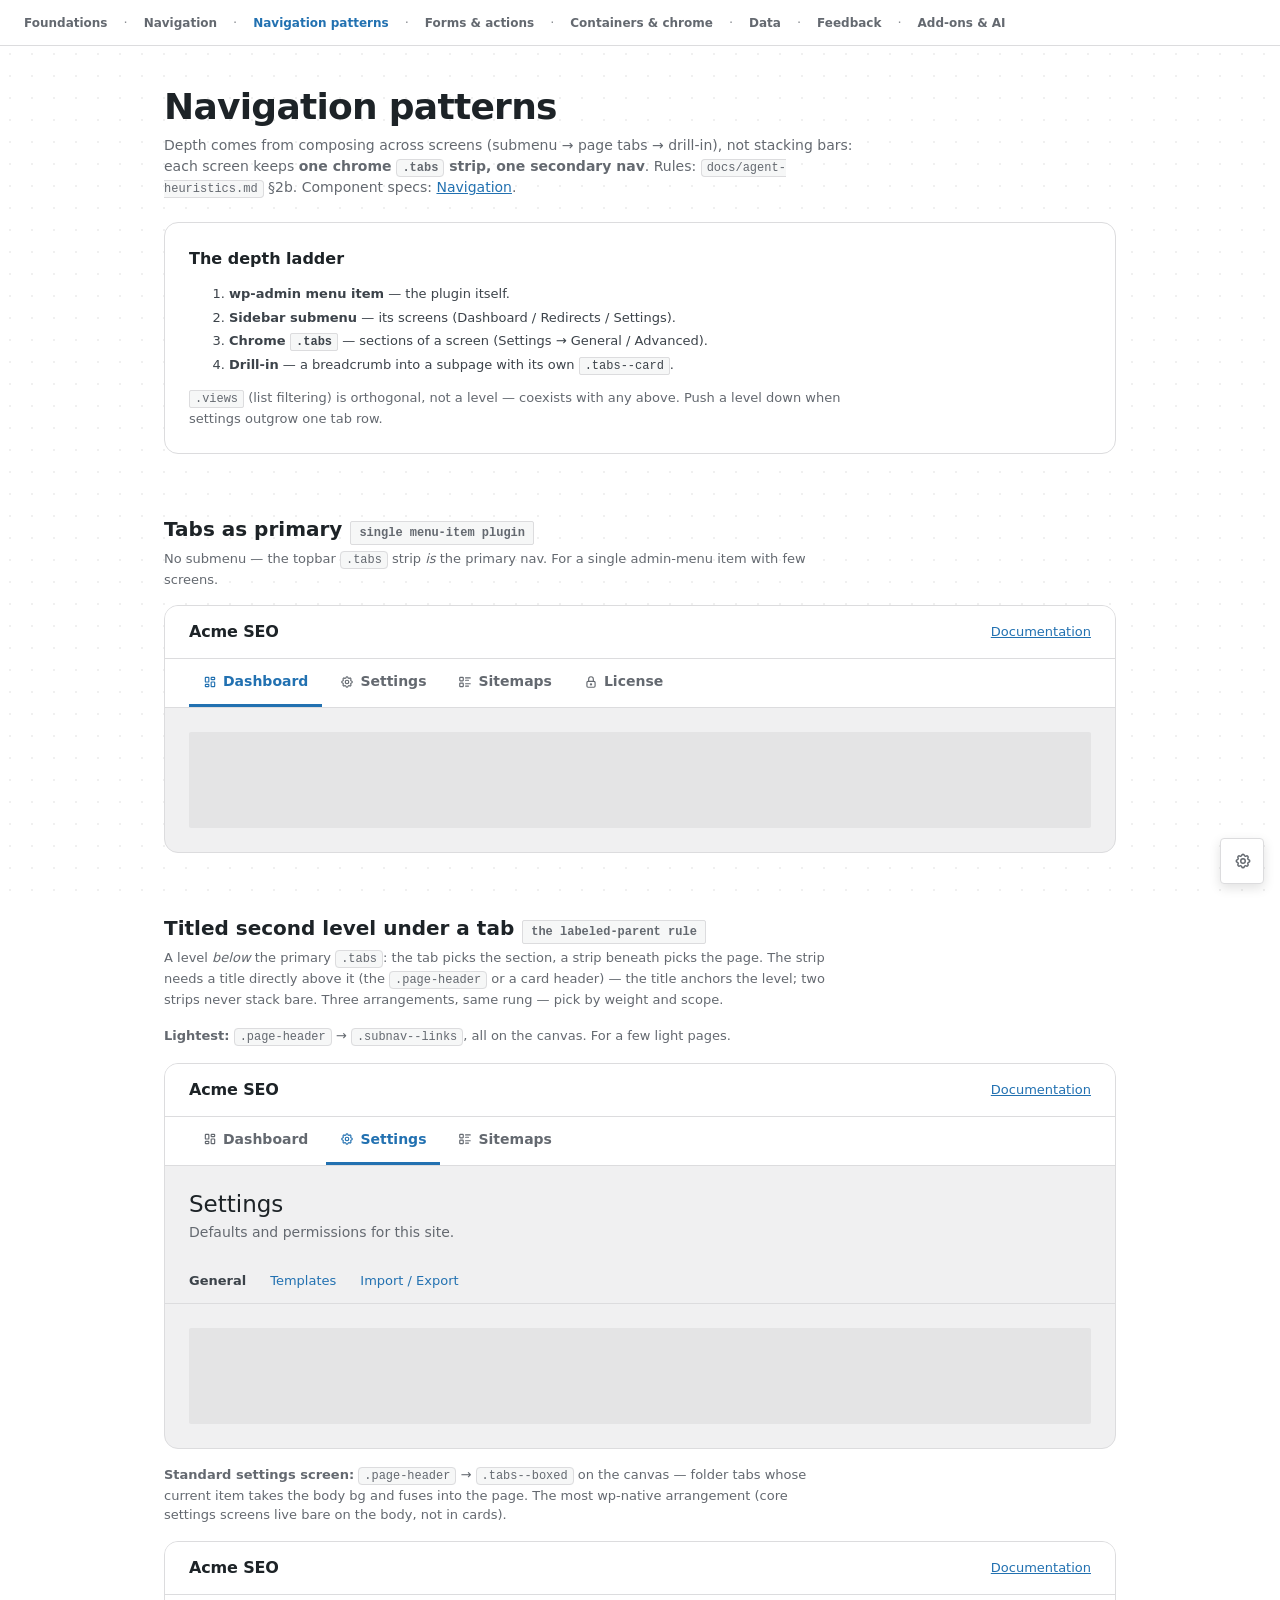
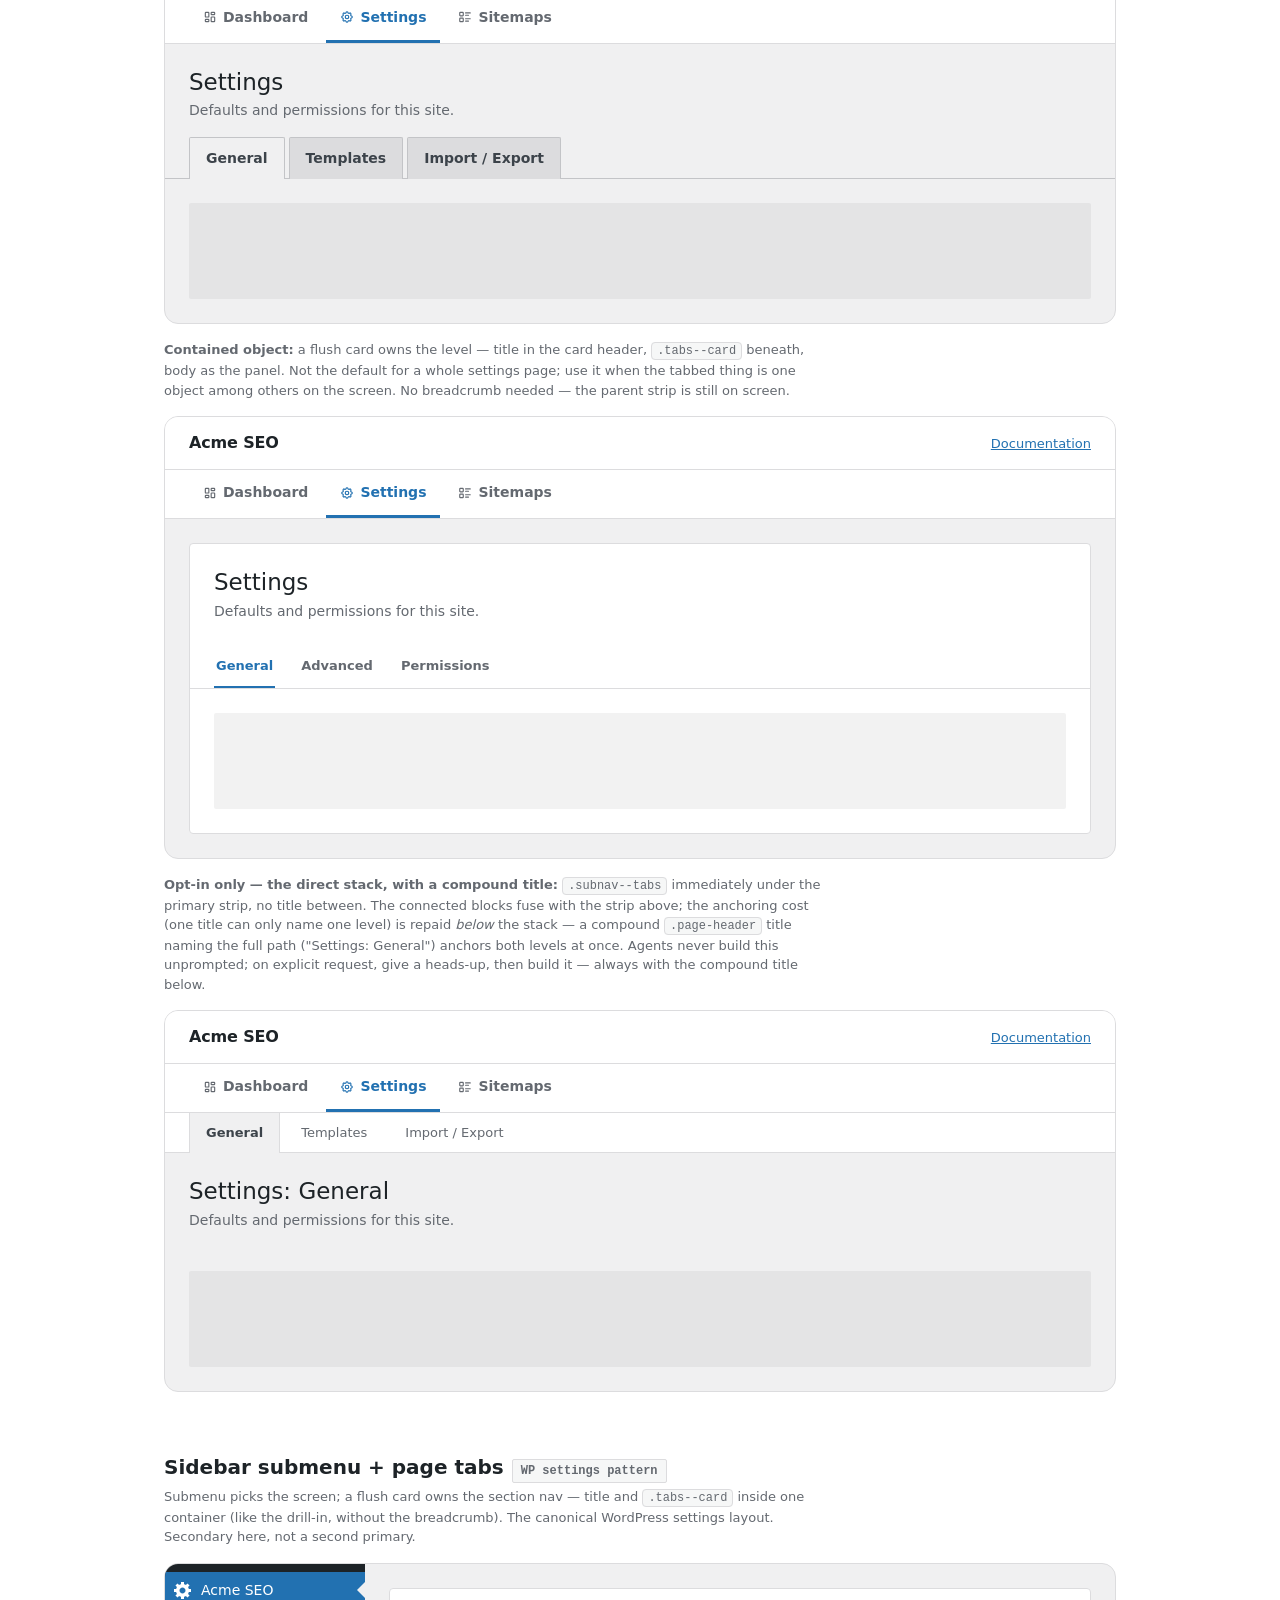
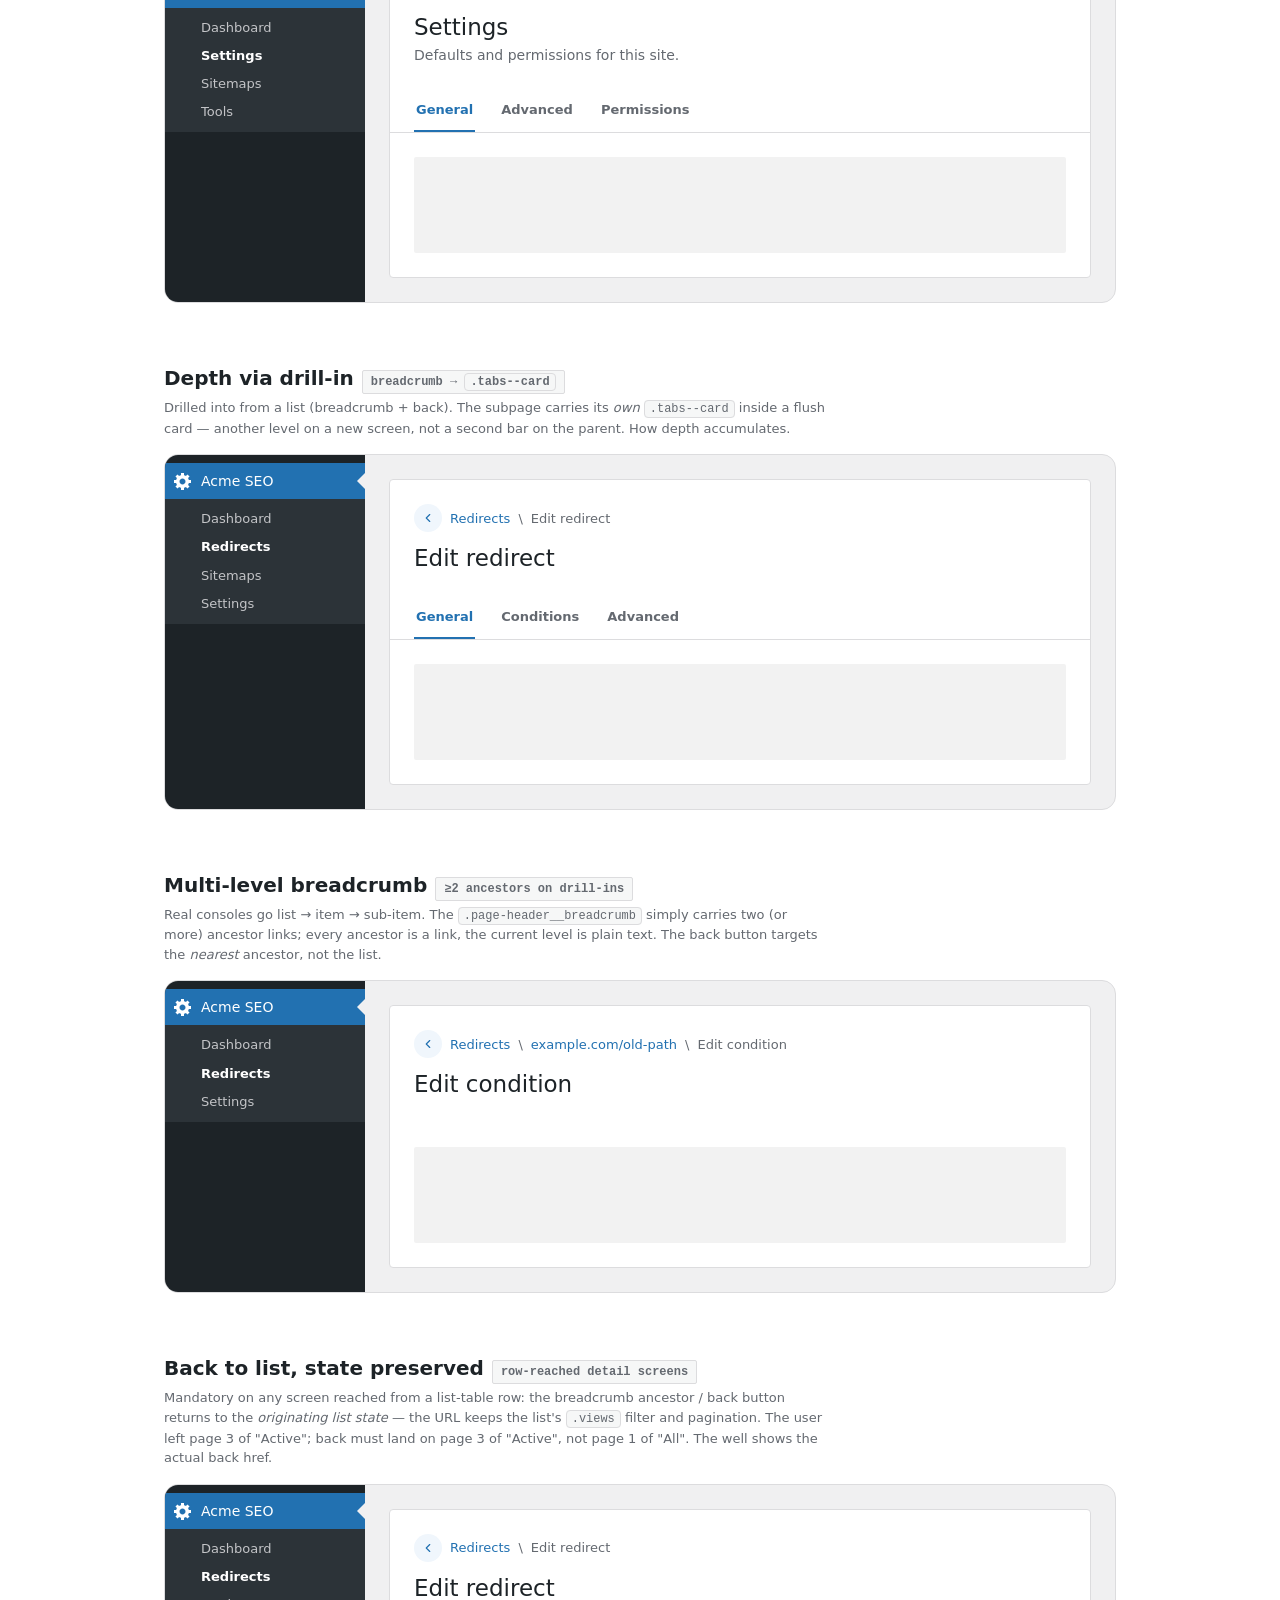
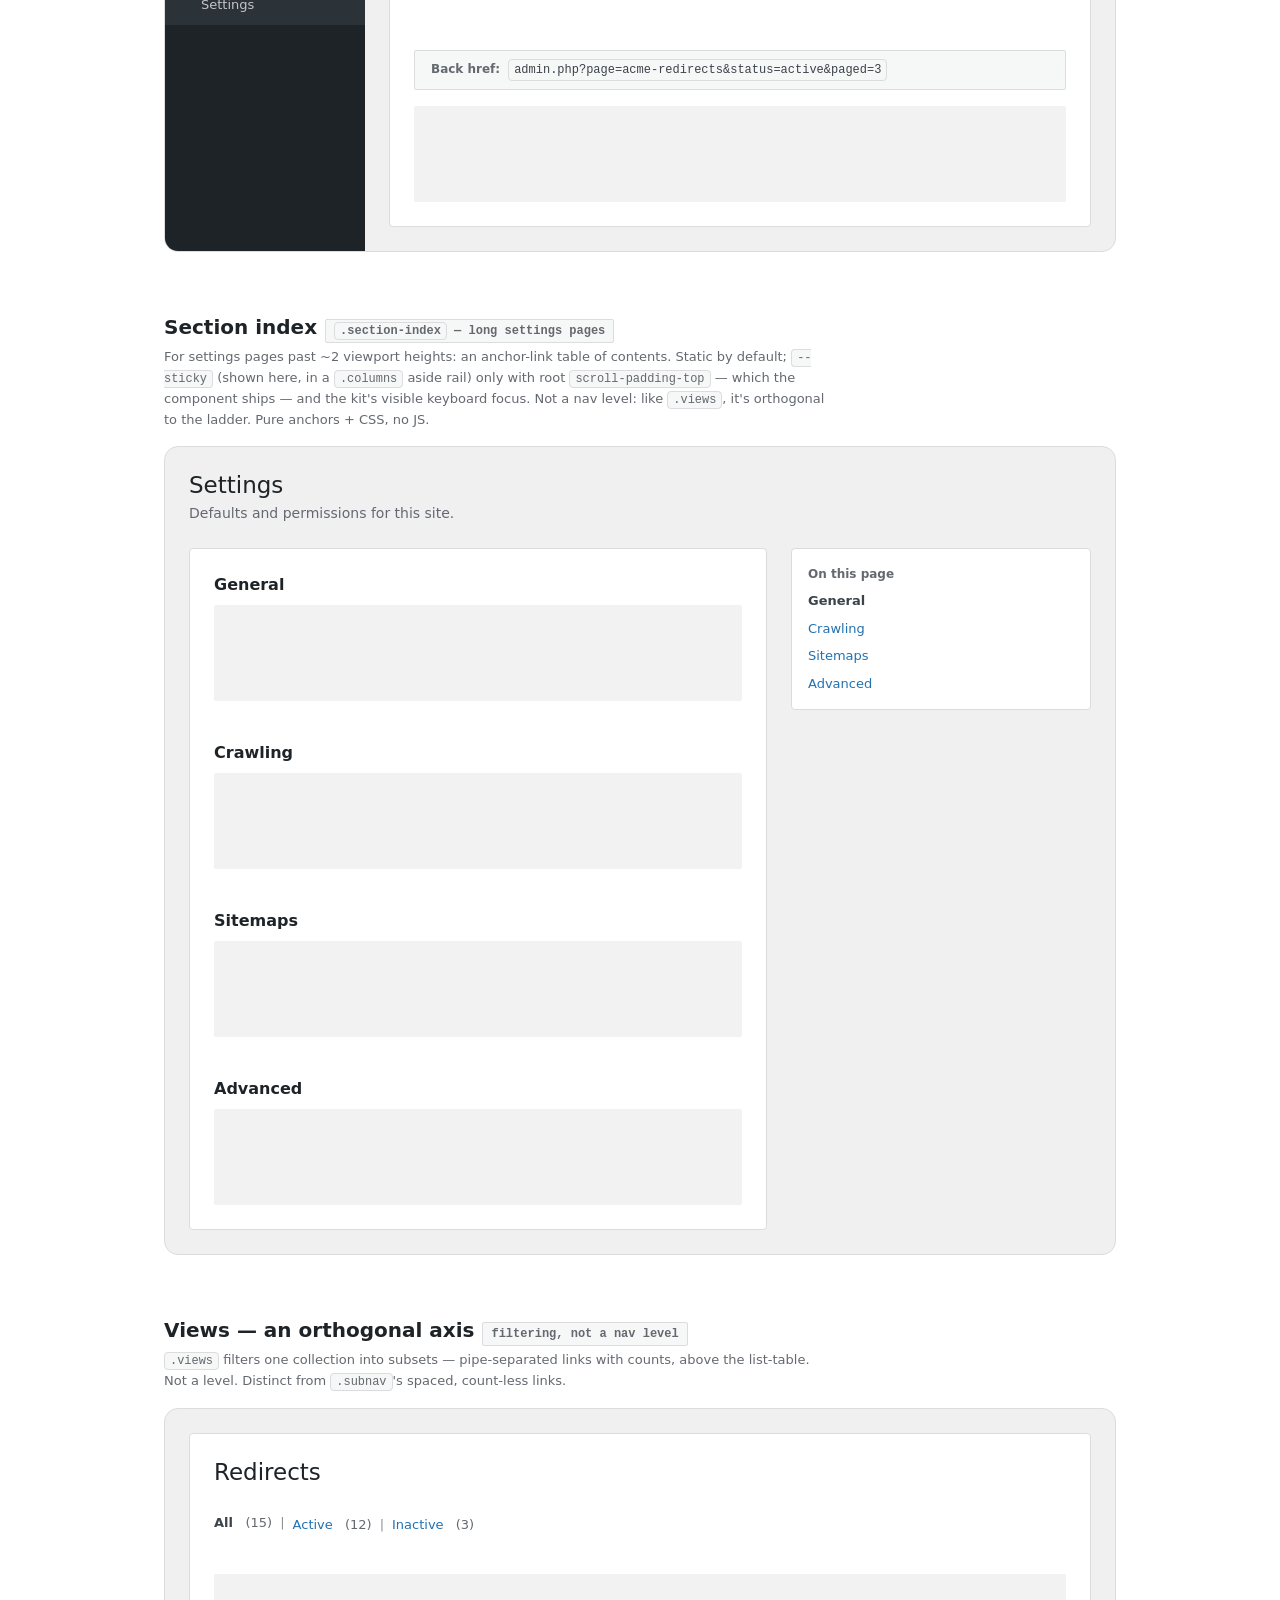
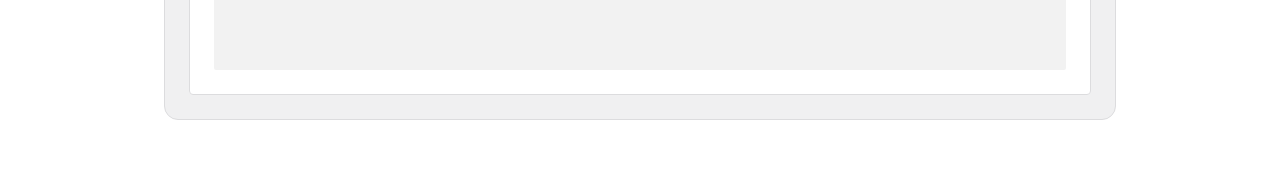
<file: examples/navigation-patterns.html>
<!DOCTYPE html>
<html lang="en">
<head>
<meta charset="UTF-8">
<meta name="viewport" content="width=device-width, initial-scale=1.0">
<title>Navigation patterns</title>
<link rel="stylesheet" href="../tokens.css">
<link rel="stylesheet" href="guide.css">
<script src="guide.js" defer></script>
<style>
/* ---- Guide-only scaffolding (not part of the plugin UI) ---- */
/* Page scaffolding beyond guide.css (bg/dot-grid/topnav come from there). */
.navguide { max-width: 1000px; margin: 0 auto; padding: var(--space-xl) var(--space-lg); padding-top: calc(var(--jumpnav-h) + var(--space-xl)); }
.navguide__title { font-size: 36px; font-weight: 800; letter-spacing: -0.02em; line-height: 1.15; color: var(--color-text-heading); margin: 0 0 var(--space-sm); }
.navguide__intro { color: var(--color-text-secondary); font-size: var(--text-lg); line-height: var(--leading-body); margin: 0 0 var(--space-lg); max-width: 80ch; }
.navguide ol, .navguide ul { max-width: 80ch; }
.navguide li + li { margin-top: var(--space-xs); }

.ladder { background: var(--color-bg-surface); border: 1px solid var(--color-border-default); border-radius: var(--guide-card-radius); padding: var(--space-lg); margin: 0 0 calc(var(--space-xl) * 1.5); }
.ladder h2 { font-size: var(--heading-md); font-weight: 700; color: var(--color-text-heading); margin: 0 0 var(--space-sm); }
.ladder code { font-family: var(--font-mono); font-size: var(--text-sm); background: var(--color-bg-subtle); border: 1px solid var(--color-border-default); border-radius: var(--radius-sm); padding: 1px 5px; }

.pattern { margin: 0 0 calc(var(--space-xl) * 1.5); }
.pattern__head { display: flex; align-items: baseline; gap: var(--space-sm); flex-wrap: wrap; margin: 0 0 var(--space-xs); }
.pattern__label { font-size: var(--heading-lg); font-weight: 700; color: var(--color-text-heading); margin: 0; }
.pattern__tag { font-size: var(--text-sm); font-weight: 600; font-family: var(--font-mono); color: var(--color-text-secondary); background: var(--color-bg-subtle); border: 1px solid var(--color-border-default); border-radius: var(--radius-sm); padding: 2px 8px; }
.pattern__note { color: var(--color-text-secondary); font-size: var(--text-md); line-height: var(--leading-body); margin: 0 0 var(--space-md); max-width: 80ch; }
.pattern__note code { font-family: var(--font-mono); font-size: 0.92em; }

.pattern__frame { border: 1px solid var(--color-border-default); border-radius: var(--guide-card-radius); overflow: hidden; background: var(--color-bg-canvas); }
.pattern__split { display: flex; align-items: stretch; }
.pattern__frame .admin-menu { width: 200px; flex-shrink: 0; }
.pattern__content { flex: 1; min-width: 0; }
.pattern__pad { padding: var(--space-lg); }
.pattern__pad--tight { padding: var(--space-md) var(--space-lg); }
.pattern__pad--header { padding: var(--space-lg) var(--space-lg) var(--space-md); }
.pattern__stub-block { margin: 0 0 var(--space-lg); }
.pattern__stub-heading { font-size: var(--heading-md); font-weight: 600; color: var(--color-text-heading); margin: 0 0 var(--space-sm); }

/* Inset note showing a literal value (a URL, a href) inside a pattern demo. */
.well { display: flex; align-items: baseline; flex-wrap: wrap; gap: var(--space-xs) var(--space-sm); background: var(--color-bg-subtle); border: 1px solid var(--color-border-default); border-radius: var(--radius-sm); padding: var(--space-sm) var(--space-md); }
.well__label { font-size: var(--text-sm); font-weight: 600; color: var(--color-text-secondary); }
.well code { font-family: var(--font-mono); font-size: var(--text-sm); color: var(--color-text-primary); word-break: break-all; }
</style>
</head>
<body>
<svg data-bios-sprite xmlns="http://www.w3.org/2000/svg" style="display:none">
<symbol id="i-chevron-left" viewBox="0 0 24 24"><path fill="none" stroke="currentColor" stroke-linecap="round" stroke-linejoin="round" stroke-width="2" d="m15 6l-6 6l6 6"/></symbol>
<symbol id="i-layout-dashboard" viewBox="0 0 24 24"><path fill="none" stroke="currentColor" stroke-linecap="round" stroke-linejoin="round" stroke-width="2" d="M5 4h4a1 1 0 0 1 1 1v6a1 1 0 0 1-1 1H5a1 1 0 0 1-1-1V5a1 1 0 0 1 1-1m0 12h4a1 1 0 0 1 1 1v2a1 1 0 0 1-1 1H5a1 1 0 0 1-1-1v-2a1 1 0 0 1 1-1m10-4h4a1 1 0 0 1 1 1v6a1 1 0 0 1-1 1h-4a1 1 0 0 1-1-1v-6a1 1 0 0 1 1-1m0-8h4a1 1 0 0 1 1 1v2a1 1 0 0 1-1 1h-4a1 1 0 0 1-1-1V5a1 1 0 0 1 1-1"/></symbol>
<symbol id="i-list-details" viewBox="0 0 24 24"><path fill="none" stroke="currentColor" stroke-linecap="round" stroke-linejoin="round" stroke-width="2" d="M13 5h8m-8 4h5m-5 6h8m-8 4h5M3 5a1 1 0 0 1 1-1h4a1 1 0 0 1 1 1v4a1 1 0 0 1-1 1H4a1 1 0 0 1-1-1zm0 10a1 1 0 0 1 1-1h4a1 1 0 0 1 1 1v4a1 1 0 0 1-1 1H4a1 1 0 0 1-1-1z"/></symbol>
<symbol id="i-lock" viewBox="0 0 24 24"><g fill="none" stroke="currentColor" stroke-linecap="round" stroke-linejoin="round" stroke-width="2"><path d="M5 13a2 2 0 0 1 2-2h10a2 2 0 0 1 2 2v6a2 2 0 0 1-2 2H7a2 2 0 0 1-2-2z"/><path d="M11 16a1 1 0 1 0 2 0a1 1 0 0 0-2 0m-3-5V7a4 4 0 1 1 8 0v4"/></g></symbol>
<symbol id="i-settings" viewBox="0 0 24 24"><g fill="none" stroke="currentColor" stroke-linecap="round" stroke-linejoin="round" stroke-width="2"><path d="M10.325 4.317c.426-1.756 2.924-1.756 3.35 0a1.724 1.724 0 0 0 2.573 1.066c1.543-.94 3.31.826 2.37 2.37a1.724 1.724 0 0 0 1.065 2.572c1.756.426 1.756 2.924 0 3.35a1.724 1.724 0 0 0-1.066 2.573c.94 1.543-.826 3.31-2.37 2.37a1.724 1.724 0 0 0-2.572 1.065c-.426 1.756-2.924 1.756-3.35 0a1.724 1.724 0 0 0-2.573-1.066c-1.543.94-3.31-.826-2.37-2.37a1.724 1.724 0 0 0-1.065-2.572c-1.756-.426-1.756-2.924 0-3.35a1.724 1.724 0 0 0 1.066-2.573c-.94-1.543.826-3.31 2.37-2.37c1 .608 2.296.07 2.572-1.065"/><path d="M9 12a3 3 0 1 0 6 0a3 3 0 0 0-6 0"/></g></symbol>
<symbol id="i-wp-admin-generic" viewBox="0 0 20 20"><path fill="none" d="M0 0h20v20H0z"/><path d="M18 12h-2.18c-.17.7-.44 1.35-.81 1.93l1.54 1.54-2.1 2.1-1.54-1.54c-.58.36-1.23.63-1.91.79V19H8v-2.18c-.68-.16-1.33-.43-1.91-.79l-1.54 1.54-2.12-2.12 1.54-1.54c-.36-.58-.63-1.23-.79-1.91H1V9.03h2.17c.16-.7.44-1.35.8-1.94L2.43 5.55l2.1-2.1 1.54 1.54c.58-.37 1.24-.64 1.93-.81V2h3v2.18c.68.16 1.33.43 1.91.79l1.54-1.54 2.12 2.12-1.54 1.54c.36.59.64 1.24.8 1.94H18V12zm-8.5 1.5c1.66 0 3-1.34 3-3s-1.34-3-3-3-3 1.34-3 3 1.34 3 3 3z"/></symbol>
</svg>

<div class="navguide">

  <h1 class="navguide__title">Navigation patterns</h1>
  <p class="navguide__intro">Depth comes from composing across screens (submenu → page tabs → drill-in), not stacking bars: each screen keeps <strong>one chrome <code>.tabs</code> strip, one secondary nav</strong>. Rules: <code>docs/agent-heuristics.md</code> §2b. Component specs: <a href="styleguide-navigation.html">Navigation</a>.</p>

  <div class="ladder">
    <h2>The depth ladder</h2>
    <ol>
      <li><strong>wp-admin menu item</strong> — the plugin itself.</li>
      <li><strong>Sidebar submenu</strong> — its screens (Dashboard / Redirects / Settings).</li>
      <li><strong>Chrome <code>.tabs</code></strong> — sections of a screen (Settings → General / Advanced).</li>
      <li><strong>Drill-in</strong> — a breadcrumb into a subpage with its own <code>.tabs--card</code>.</li>
    </ol>
    <p class="pattern__note" style="margin: var(--space-sm) 0 0;"><code>.views</code> (list filtering) is orthogonal, not a level — coexists with any above. Push a level down when settings outgrow one tab row.</p>
  </div>

  <!-- Pattern 1 -->
  <section class="pattern">
    <div class="pattern__head"><h2 class="pattern__label">Tabs as primary</h2><span class="pattern__tag">single menu-item plugin</span></div>
    <p class="pattern__note">No submenu — the topbar <code>.tabs</code> strip <em>is</em> the primary nav. For a single admin-menu item with few screens.</p>
    <div class="pattern__frame">
      <header class="plugin__topbar">
        <h1 class="plugin__brand">Acme SEO</h1>
        <div class="plugin__topbar-actions"><a href="#">Documentation</a></div>
      </header>
      <nav class="tabs" aria-label="Plugin sections">
        <a class="tabs__tab tabs__tab--current" href="#" aria-current="page"><svg class="icon icon--sm" aria-hidden="true"><use href="#i-layout-dashboard"/></svg>Dashboard</a>
        <a class="tabs__tab" href="#"><svg class="icon icon--sm" aria-hidden="true"><use href="#i-settings"/></svg>Settings</a>
        <a class="tabs__tab" href="#"><svg class="icon icon--sm" aria-hidden="true"><use href="#i-list-details"/></svg>Sitemaps</a>
        <a class="tabs__tab" href="#"><svg class="icon icon--sm" aria-hidden="true"><use href="#i-lock"/></svg>License</a>
      </nav>
      <div class="pattern__pad">
        <div class="pattern__stub" aria-hidden="true"></div>
      </div>
    </div>
  </section>

  <!-- Pattern 1b -->
  <section class="pattern">
    <div class="pattern__head"><h2 class="pattern__label">Titled second level under a tab</h2><span class="pattern__tag">the labeled-parent rule</span></div>
    <p class="pattern__note">A level <em>below</em> the primary <code>.tabs</code>: the tab picks the section, a strip beneath picks the page. The strip needs a title directly above it (the <code>.page-header</code> or a card header) — the title anchors the level; two strips never stack bare. Three arrangements, same rung — pick by weight and scope.</p>

    <p class="pattern__note" style="margin: var(--space-md) 0;"><strong>Lightest:</strong> <code>.page-header</code> → <code>.subnav--links</code>, all on the canvas. For a few light pages.</p>
    <div class="pattern__frame">
      <header class="plugin__topbar">
        <h1 class="plugin__brand">Acme SEO</h1>
        <div class="plugin__topbar-actions"><a href="#">Documentation</a></div>
      </header>
      <nav class="tabs" aria-label="Plugin sections">
        <a class="tabs__tab" href="#"><svg class="icon icon--sm" aria-hidden="true"><use href="#i-layout-dashboard"/></svg>Dashboard</a>
        <a class="tabs__tab tabs__tab--current" href="#" aria-current="page"><svg class="icon icon--sm" aria-hidden="true"><use href="#i-settings"/></svg>Settings</a>
        <a class="tabs__tab" href="#"><svg class="icon icon--sm" aria-hidden="true"><use href="#i-list-details"/></svg>Sitemaps</a>
      </nav>
      <div class="pattern__pad--header">
        <header class="page-header">
          <h2 class="page-header__title">Settings</h2>
          <p class="page-header__lead">Defaults and permissions for this site.</p>
        </header>
      </div>
      <nav class="subnav subnav--links" aria-label="Settings pages">
        <a class="subnav__link subnav__link--current" href="#" aria-current="page">General</a>
        <a class="subnav__link" href="#">Templates</a>
        <a class="subnav__link" href="#">Import / Export</a>
      </nav>
      <div class="pattern__pad">
        <div class="pattern__stub" aria-hidden="true"></div>
      </div>
    </div>

    <p class="pattern__note" style="margin: var(--space-md) 0;"><strong>Standard settings screen:</strong> <code>.page-header</code> → <code>.tabs--boxed</code> on the canvas — folder tabs whose current item takes the body bg and fuses into the page. The most wp-native arrangement (core settings screens live bare on the body, not in cards).</p>
    <div class="pattern__frame">
      <header class="plugin__topbar">
        <h1 class="plugin__brand">Acme SEO</h1>
        <div class="plugin__topbar-actions"><a href="#">Documentation</a></div>
      </header>
      <nav class="tabs" aria-label="Plugin sections">
        <a class="tabs__tab" href="#"><svg class="icon icon--sm" aria-hidden="true"><use href="#i-layout-dashboard"/></svg>Dashboard</a>
        <a class="tabs__tab tabs__tab--current" href="#" aria-current="page"><svg class="icon icon--sm" aria-hidden="true"><use href="#i-settings"/></svg>Settings</a>
        <a class="tabs__tab" href="#"><svg class="icon icon--sm" aria-hidden="true"><use href="#i-list-details"/></svg>Sitemaps</a>
      </nav>
      <div class="pattern__pad--header">
        <header class="page-header">
          <h2 class="page-header__title">Settings</h2>
          <p class="page-header__lead">Defaults and permissions for this site.</p>
        </header>
      </div>
      <nav class="tabs tabs--boxed" aria-label="Settings pages">
        <a class="tabs__tab tabs__tab--current" href="#" aria-current="page">General</a>
        <a class="tabs__tab" href="#">Templates</a>
        <a class="tabs__tab" href="#">Import / Export</a>
      </nav>
      <div class="pattern__pad">
        <div class="pattern__stub" aria-hidden="true"></div>
      </div>
    </div>

    <p class="pattern__note" style="margin: var(--space-md) 0;"><strong>Contained object:</strong> a flush card owns the level — title in the card header, <code>.tabs--card</code> beneath, body as the panel. Not the default for a whole settings page; use it when the tabbed thing is one object among others on the screen. No breadcrumb needed — the parent strip is still on screen.</p>
    <div class="pattern__frame">
      <header class="plugin__topbar">
        <h1 class="plugin__brand">Acme SEO</h1>
        <div class="plugin__topbar-actions"><a href="#">Documentation</a></div>
      </header>
      <nav class="tabs" aria-label="Plugin sections">
        <a class="tabs__tab" href="#"><svg class="icon icon--sm" aria-hidden="true"><use href="#i-layout-dashboard"/></svg>Dashboard</a>
        <a class="tabs__tab tabs__tab--current" href="#" aria-current="page"><svg class="icon icon--sm" aria-hidden="true"><use href="#i-settings"/></svg>Settings</a>
        <a class="tabs__tab" href="#"><svg class="icon icon--sm" aria-hidden="true"><use href="#i-list-details"/></svg>Sitemaps</a>
      </nav>
      <div class="pattern__pad">
        <section class="card card--flush">
          <div class="card__header">
            <div class="card__heading">
              <header class="page-header">
                <h2 class="page-header__title">Settings</h2>
                <p class="page-header__lead">Defaults and permissions for this site.</p>
              </header>
            </div>
          </div>
          <nav class="tabs tabs--card" aria-label="Settings sections">
            <a class="tabs__tab tabs__tab--current" href="#" aria-current="page">General</a>
            <a class="tabs__tab" href="#">Advanced</a>
            <a class="tabs__tab" href="#">Permissions</a>
          </nav>
          <div class="card__body">
            <div class="pattern__stub" aria-hidden="true"></div>
          </div>
        </section>
      </div>
    </div>

    <p class="pattern__note" style="margin: var(--space-md) 0;"><strong>Opt-in only — the direct stack, with a compound title:</strong> <code>.subnav--tabs</code> immediately under the primary strip, no title between. The connected blocks fuse with the strip above; the anchoring cost (one title can only name one level) is repaid <em>below</em> the stack — a compound <code>.page-header</code> title naming the full path ("Settings: General") anchors both levels at once. Agents never build this unprompted; on explicit request, give a heads-up, then build it — always with the compound title below.</p>
    <div class="pattern__frame">
      <header class="plugin__topbar">
        <h1 class="plugin__brand">Acme SEO</h1>
        <div class="plugin__topbar-actions"><a href="#">Documentation</a></div>
      </header>
      <nav class="tabs" aria-label="Plugin sections">
        <a class="tabs__tab" href="#"><svg class="icon icon--sm" aria-hidden="true"><use href="#i-layout-dashboard"/></svg>Dashboard</a>
        <a class="tabs__tab tabs__tab--current" href="#" aria-current="page"><svg class="icon icon--sm" aria-hidden="true"><use href="#i-settings"/></svg>Settings</a>
        <a class="tabs__tab" href="#"><svg class="icon icon--sm" aria-hidden="true"><use href="#i-list-details"/></svg>Sitemaps</a>
      </nav>
      <nav class="subnav subnav--tabs" aria-label="Settings pages">
        <a class="subnav__link subnav__link--current" href="#" aria-current="page">General</a>
        <a class="subnav__link" href="#">Templates</a>
        <a class="subnav__link" href="#">Import / Export</a>
      </nav>
      <div class="pattern__pad--header">
        <header class="page-header">
          <h2 class="page-header__title">Settings: General</h2>
          <p class="page-header__lead">Defaults and permissions for this site.</p>
        </header>
      </div>
      <div class="pattern__pad">
        <div class="pattern__stub" aria-hidden="true"></div>
      </div>
    </div>
  </section>

  <!-- Pattern 2 -->
  <section class="pattern">
    <div class="pattern__head"><h2 class="pattern__label">Sidebar submenu + page tabs</h2><span class="pattern__tag">WP settings pattern</span></div>
    <p class="pattern__note">Submenu picks the screen; a flush card owns the section nav — title and <code>.tabs--card</code> inside one container (like the drill-in, without the breadcrumb). The canonical WordPress settings layout. Secondary here, not a second primary.</p>
    <div class="pattern__frame pattern__split">
      <nav class="admin-menu" aria-label="Plugin menu">
        <a class="admin-menu__item admin-menu__item--current" href="#" aria-current="page"><svg class="admin-menu__icon" aria-hidden="true"><use href="#i-wp-admin-generic"/></svg>Acme SEO</a>
        <a class="admin-menu__submenu-item" href="#">Dashboard</a>
        <a class="admin-menu__submenu-item admin-menu__submenu-item--current" href="#" aria-current="page">Settings</a>
        <a class="admin-menu__submenu-item" href="#">Sitemaps</a>
        <a class="admin-menu__submenu-item" href="#">Tools</a>
      </nav>
      <div class="pattern__content">
        <div class="pattern__pad">
          <section class="card card--flush">
            <div class="card__header">
              <div class="card__heading">
                <header class="page-header"><h2 class="page-header__title">Settings</h2><p class="page-header__lead">Defaults and permissions for this site.</p></header>
              </div>
            </div>
            <nav class="tabs tabs--card" aria-label="Settings sections">
              <a class="tabs__tab tabs__tab--current" href="#" aria-current="page">General</a>
              <a class="tabs__tab" href="#">Advanced</a>
              <a class="tabs__tab" href="#">Permissions</a>
            </nav>
            <div class="card__body">
              <div class="pattern__stub" aria-hidden="true"></div>
            </div>
          </section>
        </div>
      </div>
    </div>
  </section>

  <!-- Pattern 3 -->
  <section class="pattern">
    <div class="pattern__head"><h2 class="pattern__label">Depth via drill-in</h2><span class="pattern__tag">breadcrumb → <code>.tabs--card</code></span></div>
    <p class="pattern__note">Drilled into from a list (breadcrumb + back). The subpage carries its <em>own</em> <code>.tabs--card</code> inside a flush card — another level on a new screen, not a second bar on the parent. How depth accumulates.</p>
    <div class="pattern__frame pattern__split">
      <nav class="admin-menu" aria-label="Plugin menu">
        <a class="admin-menu__item admin-menu__item--current" href="#" aria-current="page"><svg class="admin-menu__icon" aria-hidden="true"><use href="#i-wp-admin-generic"/></svg>Acme SEO</a>
        <a class="admin-menu__submenu-item" href="#">Dashboard</a>
        <a class="admin-menu__submenu-item admin-menu__submenu-item--current" href="#" aria-current="page">Redirects</a>
        <a class="admin-menu__submenu-item" href="#">Sitemaps</a>
        <a class="admin-menu__submenu-item" href="#">Settings</a>
      </nav>
      <div class="pattern__content">
        <div class="pattern__pad">
          <section class="card card--flush">
            <div class="card__header">
              <div class="card__heading">
                <header class="page-header">
                  <div class="page-header__breadcrumb">
                    <button class="page-header__back" type="button" aria-label="Back to all redirects"><svg class="icon icon--sm" aria-hidden="true"><use href="#i-chevron-left"/></svg></button>
                    <a href="#">Redirects</a>
                    <span class="page-header__crumb-sep" aria-hidden="true">\</span>
                    <span>Edit redirect</span>
                  </div>
                  <h2 class="page-header__title">Edit redirect</h2>
                </header>
              </div>
            </div>
            <nav class="tabs tabs--card" aria-label="Redirect sections">
              <a class="tabs__tab tabs__tab--current" href="#" aria-current="page">General</a>
              <a class="tabs__tab" href="#">Conditions</a>
              <a class="tabs__tab" href="#">Advanced</a>
            </nav>
            <div class="card__body">
              <div class="pattern__stub" aria-hidden="true"></div>
            </div>
          </section>
        </div>
      </div>
    </div>
  </section>

  <!-- Pattern 3b -->
  <section class="pattern">
    <div class="pattern__head"><h2 class="pattern__label">Multi-level breadcrumb</h2><span class="pattern__tag">≥2 ancestors on drill-ins</span></div>
    <p class="pattern__note">Real consoles go list → item → sub-item. The <code>.page-header__breadcrumb</code> simply carries two (or more) ancestor links; every ancestor is a link, the current level is plain text. The back button targets the <em>nearest</em> ancestor, not the list.</p>
    <div class="pattern__frame pattern__split">
      <nav class="admin-menu" aria-label="Plugin menu">
        <a class="admin-menu__item admin-menu__item--current" href="#" aria-current="page"><svg class="admin-menu__icon" aria-hidden="true"><use href="#i-wp-admin-generic"/></svg>Acme SEO</a>
        <a class="admin-menu__submenu-item" href="#">Dashboard</a>
        <a class="admin-menu__submenu-item admin-menu__submenu-item--current" href="#" aria-current="page">Redirects</a>
        <a class="admin-menu__submenu-item" href="#">Settings</a>
      </nav>
      <div class="pattern__content">
        <div class="pattern__pad">
          <section class="card card--flush">
            <div class="card__header">
              <div class="card__heading">
                <header class="page-header">
                  <div class="page-header__breadcrumb">
                    <button class="page-header__back" type="button" aria-label="Back to redirect example.com/old-path"><svg class="icon icon--sm" aria-hidden="true"><use href="#i-chevron-left"/></svg></button>
                    <a href="#">Redirects</a>
                    <span class="page-header__crumb-sep" aria-hidden="true">\</span>
                    <a href="#">example.com/old-path</a>
                    <span class="page-header__crumb-sep" aria-hidden="true">\</span>
                    <span>Edit condition</span>
                  </div>
                  <h2 class="page-header__title">Edit condition</h2>
                </header>
              </div>
            </div>
            <div class="card__body">
              <div class="pattern__stub" aria-hidden="true"></div>
            </div>
          </section>
        </div>
      </div>
    </div>
  </section>

  <!-- Pattern 3c -->
  <section class="pattern">
    <div class="pattern__head"><h2 class="pattern__label">Back to list, state preserved</h2><span class="pattern__tag">row-reached detail screens</span></div>
    <p class="pattern__note">Mandatory on any screen reached from a list-table row: the breadcrumb ancestor / back button returns to the <em>originating list state</em> — the URL keeps the list's <code>.views</code> filter and pagination. The user left page 3 of "Active"; back must land on page 3 of "Active", not page 1 of "All". The well shows the actual back href.</p>
    <div class="pattern__frame pattern__split">
      <nav class="admin-menu" aria-label="Plugin menu">
        <a class="admin-menu__item admin-menu__item--current" href="#" aria-current="page"><svg class="admin-menu__icon" aria-hidden="true"><use href="#i-wp-admin-generic"/></svg>Acme SEO</a>
        <a class="admin-menu__submenu-item" href="#">Dashboard</a>
        <a class="admin-menu__submenu-item admin-menu__submenu-item--current" href="#" aria-current="page">Redirects</a>
        <a class="admin-menu__submenu-item" href="#">Settings</a>
      </nav>
      <div class="pattern__content">
        <div class="pattern__pad">
          <section class="card card--flush">
            <div class="card__header">
              <div class="card__heading">
                <header class="page-header">
                  <div class="page-header__breadcrumb">
                    <button class="page-header__back" type="button" aria-label="Back to redirects, active filter, page 3"><svg class="icon icon--sm" aria-hidden="true"><use href="#i-chevron-left"/></svg></button>
                    <a href="#">Redirects</a>
                    <span class="page-header__crumb-sep" aria-hidden="true">\</span>
                    <span>Edit redirect</span>
                  </div>
                  <h2 class="page-header__title">Edit redirect</h2>
                </header>
              </div>
            </div>
            <div class="card__body">
              <div class="well">
                <span class="well__label">Back href:</span>
                <code>admin.php?page=acme-redirects&amp;status=active&amp;paged=3</code>
              </div>
              <div class="pattern__stub" aria-hidden="true"></div>
            </div>
          </section>
        </div>
      </div>
    </div>
  </section>

  <!-- Pattern 3d -->
  <section class="pattern">
    <div class="pattern__head"><h2 class="pattern__label">Section index</h2><span class="pattern__tag"><code>.section-index</code> — long settings pages</span></div>
    <p class="pattern__note">For settings pages past ~2 viewport heights: an anchor-link table of contents. Static by default; <code>--sticky</code> (shown here, in a <code>.columns</code> aside rail) only with root <code>scroll-padding-top</code> — which the component ships — and the kit's visible keyboard focus. Not a nav level: like <code>.views</code>, it's orthogonal to the ladder. Pure anchors + CSS, no JS.</p>
    <div class="pattern__frame">
      <div class="pattern__pad">
        <header class="page-header" style="margin-bottom: var(--space-lg);">
          <h2 class="page-header__title">Settings</h2>
          <p class="page-header__lead">Defaults and permissions for this site.</p>
        </header>
        <div class="columns">
          <div class="columns__main">
            <section class="card">
              <div class="pattern__stub-block">
                <h3 class="pattern__stub-heading" id="np-general">General</h3>
                <div class="pattern__stub" aria-hidden="true"></div>
              </div>
              <div class="pattern__stub-block">
                <h3 class="pattern__stub-heading" id="np-crawling">Crawling</h3>
                <div class="pattern__stub" aria-hidden="true"></div>
              </div>
              <div class="pattern__stub-block">
                <h3 class="pattern__stub-heading" id="np-sitemaps">Sitemaps</h3>
                <div class="pattern__stub" aria-hidden="true"></div>
              </div>
              <div class="pattern__stub-block" style="margin-bottom: 0;">
                <h3 class="pattern__stub-heading" id="np-advanced">Advanced</h3>
                <div class="pattern__stub" aria-hidden="true"></div>
              </div>
            </section>
          </div>
          <div class="columns__aside">
            <nav class="section-index section-index--sticky" aria-label="On this page">
              <p class="section-index__title">On this page</p>
              <ul class="section-index__list">
                <li><a class="section-index__link section-index__link--current" href="#np-general" aria-current="true">General</a></li>
                <li><a class="section-index__link" href="#np-crawling">Crawling</a></li>
                <li><a class="section-index__link" href="#np-sitemaps">Sitemaps</a></li>
                <li><a class="section-index__link" href="#np-advanced">Advanced</a></li>
              </ul>
            </nav>
          </div>
        </div>
      </div>
    </div>
  </section>

  <!-- Pattern 4 -->
  <section class="pattern">
    <div class="pattern__head"><h2 class="pattern__label">Views — an orthogonal axis</h2><span class="pattern__tag">filtering, not a nav level</span></div>
    <p class="pattern__note"><code>.views</code> filters one collection into subsets — pipe-separated links with counts, above the list-table. Not a level. Distinct from <code>.subnav</code>'s spaced, count-less links.</p>
    <div class="pattern__frame">
      <div class="pattern__pad">
        <section class="card card--flush">
          <div class="card__header">
            <div class="card__heading">
              <header class="page-header"><h2 class="page-header__title">Redirects</h2></header>
            </div>
          </div>
          <ul class="views" aria-label="Filter views">
            <li class="views__item"><a class="views__view views__view--current" href="#" aria-current="true">All <span class="views__count">(15)</span></a></li>
            <li class="views__item"><a class="views__view" href="#">Active <span class="views__count">(12)</span></a></li>
            <li class="views__item"><a class="views__view" href="#">Inactive <span class="views__count">(3)</span></a></li>
          </ul>
          <div class="card__body">
            <div class="pattern__stub" aria-hidden="true"></div>
          </div>
        </section>
      </div>
    </div>
  </section>

</div>

</body>
</html>
</file>
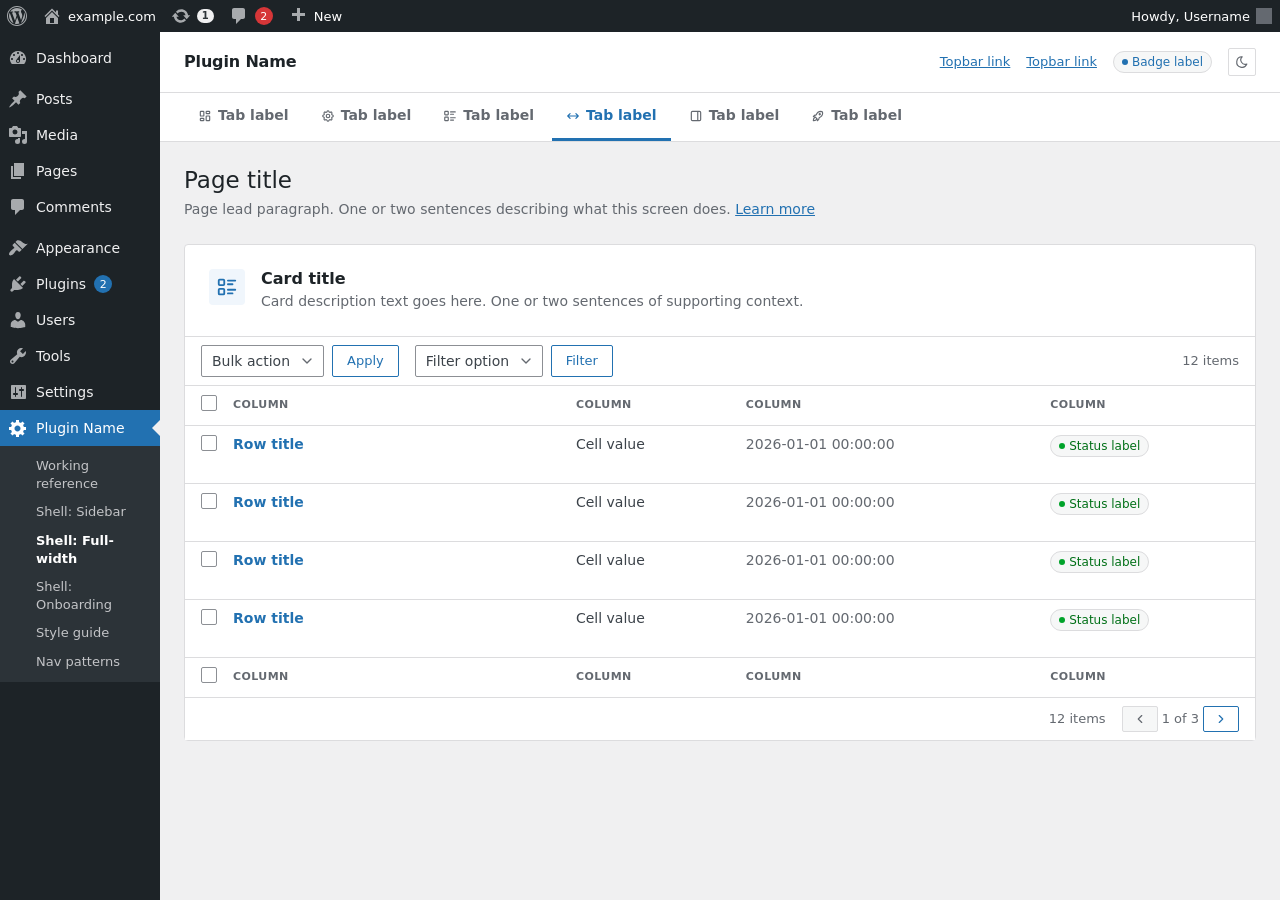
<file: examples/shell-fullwidth.html>
<!DOCTYPE html>
<html lang="en">
<head>
<meta charset="UTF-8">
<meta name="viewport" content="width=device-width, initial-scale=1.0">
<title>Shell — Full width</title>
<link rel="stylesheet" href="../tokens.css">
</head>
<body>
<svg data-bios-sprite xmlns="http://www.w3.org/2000/svg" style="display:none">
<symbol id="i-arrows-horizontal" viewBox="0 0 24 24"><path fill="none" stroke="currentColor" stroke-linecap="round" stroke-linejoin="round" stroke-width="2" d="m7 8l-4 4l4 4m10-8l4 4l-4 4M3 12h18"/></symbol>
<symbol id="i-chevron-left" viewBox="0 0 24 24"><path fill="none" stroke="currentColor" stroke-linecap="round" stroke-linejoin="round" stroke-width="2" d="m15 6l-6 6l6 6"/></symbol>
<symbol id="i-chevron-right" viewBox="0 0 24 24"><path fill="none" stroke="currentColor" stroke-linecap="round" stroke-linejoin="round" stroke-width="2" d="m9 6l6 6l-6 6"/></symbol>
<symbol id="i-layout-dashboard" viewBox="0 0 24 24"><path fill="none" stroke="currentColor" stroke-linecap="round" stroke-linejoin="round" stroke-width="2" d="M5 4h4a1 1 0 0 1 1 1v6a1 1 0 0 1-1 1H5a1 1 0 0 1-1-1V5a1 1 0 0 1 1-1m0 12h4a1 1 0 0 1 1 1v2a1 1 0 0 1-1 1H5a1 1 0 0 1-1-1v-2a1 1 0 0 1 1-1m10-4h4a1 1 0 0 1 1 1v6a1 1 0 0 1-1 1h-4a1 1 0 0 1-1-1v-6a1 1 0 0 1 1-1m0-8h4a1 1 0 0 1 1 1v2a1 1 0 0 1-1 1h-4a1 1 0 0 1-1-1V5a1 1 0 0 1 1-1"/></symbol>
<symbol id="i-layout-sidebar-right" viewBox="0 0 24 24"><path fill="none" stroke="currentColor" stroke-linecap="round" stroke-linejoin="round" stroke-width="2" d="M4 6a2 2 0 0 1 2-2h12a2 2 0 0 1 2 2v12a2 2 0 0 1-2 2H6a2 2 0 0 1-2-2zm11-2v16"/></symbol>
<symbol id="i-list-details" viewBox="0 0 24 24"><path fill="none" stroke="currentColor" stroke-linecap="round" stroke-linejoin="round" stroke-width="2" d="M13 5h8m-8 4h5m-5 6h8m-8 4h5M3 5a1 1 0 0 1 1-1h4a1 1 0 0 1 1 1v4a1 1 0 0 1-1 1H4a1 1 0 0 1-1-1zm0 10a1 1 0 0 1 1-1h4a1 1 0 0 1 1 1v4a1 1 0 0 1-1 1H4a1 1 0 0 1-1-1z"/></symbol>
<symbol id="i-moon" viewBox="0 0 24 24"><path fill="none" stroke="currentColor" stroke-linecap="round" stroke-linejoin="round" stroke-width="2" d="M12 3h.393a7.5 7.5 0 0 0 7.92 12.446A9 9 0 1 1 12 2.992z"/></symbol>
<symbol id="i-rocket" viewBox="0 0 24 24"><g fill="none" stroke="currentColor" stroke-linecap="round" stroke-linejoin="round" stroke-width="2"><path d="M4 13a8 8 0 0 1 7 7a6 6 0 0 0 3-5a9 9 0 0 0 6-8a3 3 0 0 0-3-3a9 9 0 0 0-8 6a6 6 0 0 0-5 3"/><path d="M7 14a6 6 0 0 0-3 6a6 6 0 0 0 6-3m4-8a1 1 0 1 0 2 0a1 1 0 1 0-2 0"/></g></symbol>
<symbol id="i-settings" viewBox="0 0 24 24"><g fill="none" stroke="currentColor" stroke-linecap="round" stroke-linejoin="round" stroke-width="2"><path d="M10.325 4.317c.426-1.756 2.924-1.756 3.35 0a1.724 1.724 0 0 0 2.573 1.066c1.543-.94 3.31.826 2.37 2.37a1.724 1.724 0 0 0 1.065 2.572c1.756.426 1.756 2.924 0 3.35a1.724 1.724 0 0 0-1.066 2.573c.94 1.543-.826 3.31-2.37 2.37a1.724 1.724 0 0 0-2.572 1.065c-.426 1.756-2.924 1.756-3.35 0a1.724 1.724 0 0 0-2.573-1.066c-1.543.94-3.31-.826-2.37-2.37a1.724 1.724 0 0 0-1.065-2.572c-1.756-.426-1.756-2.924 0-3.35a1.724 1.724 0 0 0 1.066-2.573c-.94-1.543.826-3.31 2.37-2.37c1 .608 2.296.07 2.572-1.065"/><path d="M9 12a3 3 0 1 0 6 0a3 3 0 0 0-6 0"/></g></symbol>
<symbol id="i-wp-admin-appearance" viewBox="0 0 20 20"><path fill="none" d="M0 0h20v20H0z"/><path d="M14.48 11.06L7.41 3.99l1.5-1.5c.5-.56 2.3-.47 3.51.32 1.21.8 1.43 1.28 2.91 2.1 1.18.64 2.45 1.26 4.45.85zm-.71.71L6.7 4.7 4.93 6.47a.996.996 0 000 1.41l1.06 1.06c.39.39.39 1.03 0 1.42-.6.6-1.43 1.11-2.21 1.69-.35.26-.7.53-1.01.84C1.43 14.23.4 16.08 1.4 17.07c.99 1 2.84-.03 4.18-1.36.31-.31.58-.66.85-1.02.57-.78 1.08-1.61 1.69-2.21a.996.996 0 011.41 0l1.06 1.06c.39.39 1.02.39 1.41 0z"/></symbol>
<symbol id="i-wp-admin-comments" viewBox="0 0 20 20"><path fill="none" d="M0 0h20v20H0z"/><path d="M5 2h9c1.1 0 2 .9 2 2v7c0 1.1-.9 2-2 2h-2l-5 5v-5H5c-1.1 0-2-.9-2-2V4c0-1.1.9-2 2-2z"/></symbol>
<symbol id="i-wp-admin-generic" viewBox="0 0 20 20"><path fill="none" d="M0 0h20v20H0z"/><path d="M18 12h-2.18c-.17.7-.44 1.35-.81 1.93l1.54 1.54-2.1 2.1-1.54-1.54c-.58.36-1.23.63-1.91.79V19H8v-2.18c-.68-.16-1.33-.43-1.91-.79l-1.54 1.54-2.12-2.12 1.54-1.54c-.36-.58-.63-1.23-.79-1.91H1V9.03h2.17c.16-.7.44-1.35.8-1.94L2.43 5.55l2.1-2.1 1.54 1.54c.58-.37 1.24-.64 1.93-.81V2h3v2.18c.68.16 1.33.43 1.91.79l1.54-1.54 2.12 2.12-1.54 1.54c.36.59.64 1.24.8 1.94H18V12zm-8.5 1.5c1.66 0 3-1.34 3-3s-1.34-3-3-3-3 1.34-3 3 1.34 3 3 3z"/></symbol>
<symbol id="i-wp-admin-home" viewBox="0 0 20 20"><path fill="none" d="M0 0h20v20H0z"/><path d="M16 8.5l1.53 1.53-1.06 1.06L10 4.62l-6.47 6.47-1.06-1.06L10 2.5l4 4v-2h2v4zm-6-2.46l6 5.99V18H4v-5.97zM12 17v-5H8v5h4z"/></symbol>
<symbol id="i-wp-admin-media" viewBox="0 0 20 20"><path fill="none" d="M0 0h20v20H0z"/><path d="M13 11V4c0-.55-.45-1-1-1h-1.67L9 1H5L3.67 3H2c-.55 0-1 .45-1 1v7c0 .55.45 1 1 1h10c.55 0 1-.45 1-1zM7 4.5a2.5 2.5 0 010 5 2.5 2.5 0 010-5zM14 6h5v10.5a2.5 2.5 0 01-5 0 2.5 2.5 0 013-2.45V9h-3V6zm-4 8.05V13h2v3.5a2.5 2.5 0 01-5 0 2.5 2.5 0 013-2.45z"/></symbol>
<symbol id="i-wp-admin-page" viewBox="0 0 20 20"><path fill="none" d="M0 0h20v20H0z"/><path d="M6 15V2h10v13H6zm-1 1h8v2H3V5h2v11z"/></symbol>
<symbol id="i-wp-admin-plugins" viewBox="0 0 20 20"><path fill="none" d="M0 0h20v20H0z"/><path d="M13.11 4.36L9.87 7.6 8 5.73l3.24-3.24c.35-.34 1.05-.2 1.56.32.52.51.66 1.21.31 1.55zm-8 1.77l.91-1.12 9.01 9.01-1.19.84c-.71.71-2.63 1.16-3.82 1.16H6.14L4.9 17.26c-.59.59-1.54.59-2.12 0a1.49 1.49 0 010-2.12l1.24-1.24v-3.88c0-1.13.4-3.19 1.09-3.89zm7.26 3.97l3.24-3.24c.34-.35 1.04-.21 1.55.31.52.51.66 1.21.31 1.55l-3.24 3.25z"/></symbol>
<symbol id="i-wp-admin-post" viewBox="0 0 20 20"><path fill="none" d="M0 0h20v20H0z"/><path d="M10.44 3.02l1.82-1.82 6.36 6.35-1.83 1.82a2.731 2.731 0 00-3.41.36l-.75.75c-.92.93-1.04 2.35-.35 3.41l-1.83 1.82-2.41-2.41-2.8 2.79c-.42.42-3.38 2.71-3.8 2.29s1.86-3.39 2.28-3.81l2.79-2.79L4.1 9.36l1.83-1.82c1.05.69 2.48.57 3.4-.36l.75-.75c.93-.92 1.05-2.35.36-3.41z"/></symbol>
<symbol id="i-wp-admin-settings" viewBox="0 0 20 20"><path fill="none" d="M0 0h20v20H0z"/><path d="M18 16V4c0-.55-.45-1-1-1H4c-.55 0-1 .45-1 1v12c0 .55.45 1 1 1h13c.55 0 1-.45 1-1zM8 11h1c.55 0 1 .45 1 1s-.45 1-1 1H8v1.5c0 .28-.22.5-.5.5s-.5-.22-.5-.5V13H6c-.55 0-1-.45-1-1s.45-1 1-1h1V5.5c0-.28.22-.5.5-.5s.5.22.5.5V11zm5-2h-1c-.55 0-1-.45-1-1s.45-1 1-1h1V5.5c0-.28.22-.5.5-.5s.5.22.5.5V7h1c.55 0 1 .45 1 1s-.45 1-1 1h-1v5.5c0 .28-.22.5-.5.5s-.5-.22-.5-.5V9z"/></symbol>
<symbol id="i-wp-admin-tools" viewBox="0 0 20 20"><path fill="none" d="M0 0h20v20H0z"/><path d="M16.68 9.77a4.543 4.543 0 01-4.95.99l-5.41 6.52c-.99.99-2.59.99-3.58 0s-.99-2.59 0-3.57l6.52-5.42c-.68-1.65-.35-3.61.99-4.95 1.28-1.28 3.12-1.62 4.72-1.06l-2.89 2.89 2.82 2.82 2.86-2.87c.53 1.58.18 3.39-1.08 4.65zM3.81 16.21c.4.39 1.04.39 1.43 0 .4-.4.4-1.04 0-1.43-.39-.4-1.03-.4-1.43 0a1.02 1.02 0 000 1.43z"/></symbol>
<symbol id="i-wp-admin-users" viewBox="0 0 20 20"><path fill="none" d="M0 0h20v20H0z"/><path d="M10 9.25c-2.27 0-2.73-3.44-2.73-3.44C7 4.02 7.82 2 9.97 2c2.16 0 2.98 2.02 2.71 3.81 0 0-.41 3.44-2.68 3.44zm0 2.57L12.72 10c2.39 0 4.52 2.33 4.52 4.53v2.49s-3.65 1.13-7.24 1.13c-3.65 0-7.24-1.13-7.24-1.13v-2.49c0-2.25 1.94-4.48 4.47-4.48z"/></symbol>
<symbol id="i-wp-dashboard" viewBox="0 0 20 20"><path fill="none" d="M0 0h20v20H0z"/><path d="M3.76 16h12.48A7.998 7.998 0 0010 3a7.998 7.998 0 00-6.24 13zM10 4c.55 0 1 .45 1 1s-.45 1-1 1-1-.45-1-1 .45-1 1-1zM6 6c.55 0 1 .45 1 1s-.45 1-1 1-1-.45-1-1 .45-1 1-1zm8 0c.55 0 1 .45 1 1s-.45 1-1 1-1-.45-1-1 .45-1 1-1zm-5.37 5.55L12 7v6c0 1.1-.9 2-2 2s-2-.9-2-2c0-.57.24-1.08.63-1.45zM4 10c.55 0 1 .45 1 1s-.45 1-1 1-1-.45-1-1 .45-1 1-1zm12 0c.55 0 1 .45 1 1s-.45 1-1 1-1-.45-1-1 .45-1 1-1zm-5 3c0-.55-.45-1-1-1s-1 .45-1 1 .45 1 1 1 1-.45 1-1z"/></symbol>
<symbol id="i-wp-plus" viewBox="0 0 20 20"><path fill="none" d="M0 0h20v20H0z"/><path d="M17 7v3h-5v5H9v-5H4V7h5V2h3v5h5z"/></symbol>
<symbol id="i-wp-update" viewBox="0 0 20 20"><path fill="none" d="M0 0h20v20H0z"/><path d="M10.2 3.28c3.53 0 6.43 2.61 6.92 6h2.08l-3.5 4-3.5-4h2.32a4.439 4.439 0 00-4.32-3.45c-1.45 0-2.73.71-3.54 1.78L4.95 5.66a6.965 6.965 0 015.25-2.38zm-.4 13.44c-3.52 0-6.43-2.61-6.92-6H.8l3.5-4c1.17 1.33 2.33 2.67 3.5 4H5.48a4.439 4.439 0 004.32 3.45c1.45 0 2.73-.71 3.54-1.78l1.71 1.95a6.95 6.95 0 01-5.25 2.38z"/></symbol>
<symbol id="i-wp-wordpress" viewBox="0 0 20 20"><path fill="none" d="M0 0h20v20H0z"/><path d="M20 10c0-5.52-4.48-10-10-10S0 4.48 0 10s4.48 10 10 10 10-4.48 10-10zM10 1.01c4.97 0 8.99 4.02 8.99 8.99s-4.02 8.99-8.99 8.99S1.01 14.97 1.01 10 5.03 1.01 10 1.01zM8.01 14.82L4.96 6.61c.49-.03 1.05-.08 1.05-.08.43-.05.38-1.01-.06-.99 0 0-1.29.1-2.13.1-.15 0-.33 0-.52-.01 1.44-2.17 3.9-3.6 6.7-3.6 2.09 0 3.99.79 5.41 2.09-.6-.08-1.45.35-1.45 1.42 0 .66.38 1.22.79 1.88.31.54.5 1.22.5 2.21 0 1.34-1.27 4.48-1.27 4.48l-2.71-7.5c.48-.03.75-.16.75-.16.43-.05.38-1.1-.05-1.08 0 0-1.3.11-2.14.11-.78 0-2.11-.11-2.11-.11-.43-.02-.48 1.06-.05 1.08l.84.08 1.12 3.04zm6.02 2.15L16.64 10s.67-1.69.39-3.81c.63 1.14.94 2.42.94 3.81 0 2.96-1.56 5.58-3.94 6.97zM2.68 6.77L6.5 17.25c-2.67-1.3-4.47-4.08-4.47-7.25 0-1.16.2-2.23.65-3.23zm7.45 4.53l2.29 6.25c-.75.27-1.57.42-2.42.42-.72 0-1.41-.11-2.06-.3z"/></symbol>
</svg>

<div class="shell">

  <!-- wp-admin context chrome (demo only) -->
  <div class="shell__adminbar admin-bar">
    <a class="admin-bar__item" href="#" aria-label="About WordPress"><svg class="admin-bar__icon" aria-hidden="true"><use href="#i-wp-wordpress"/></svg></a>
    <div class="admin-bar__menu">
      <a class="admin-bar__item" href="#"><svg class="admin-bar__icon" aria-hidden="true"><use href="#i-wp-admin-home"/></svg>example.com</a>
      <div class="admin-bar__submenu">
        <a class="admin-bar__submenu-item" href="#">Visit Site</a>
      </div>
    </div>
    <a class="admin-bar__item" href="#" aria-label="1 update available"><svg class="admin-bar__icon" aria-hidden="true"><use href="#i-wp-update"/></svg><span class="admin-bar__badge">1</span></a>
    <a class="admin-bar__item" href="#" aria-label="2 comments awaiting moderation"><svg class="admin-bar__icon" aria-hidden="true"><use href="#i-wp-admin-comments"/></svg><span class="admin-bar__bubble">2</span></a>
    <a class="admin-bar__item" href="#"><svg class="admin-bar__icon" aria-hidden="true"><use href="#i-wp-plus"/></svg>New</a>
    <span class="admin-bar__spacer"></span>
    <div class="admin-bar__menu">
      <a class="admin-bar__item" href="#">Howdy, Username<span class="admin-bar__avatar" aria-hidden="true"></span></a>
      <div class="admin-bar__submenu admin-bar__submenu--right">
        <div class="admin-bar__user">
          <span class="admin-bar__user-avatar" aria-hidden="true"></span>
          <div><span class="admin-bar__user-name">Username</span><span class="admin-bar__user-login">username</span></div>
        </div>
        <a class="admin-bar__submenu-item" href="#">Edit Profile</a>
        <a class="admin-bar__submenu-item" href="#">Log Out</a>
      </div>
    </div>
  </div>

  <nav class="admin-menu" aria-label="Admin menu">
    <a class="admin-menu__item" href="#"><svg class="admin-menu__icon" aria-hidden="true"><use href="#i-wp-dashboard"/></svg>Dashboard</a>
    <div class="admin-menu__separator" aria-hidden="true"></div>
    <a class="admin-menu__item" href="#"><svg class="admin-menu__icon" aria-hidden="true"><use href="#i-wp-admin-post"/></svg>Posts</a>
    <a class="admin-menu__item" href="#"><svg class="admin-menu__icon" aria-hidden="true"><use href="#i-wp-admin-media"/></svg>Media</a>
    <a class="admin-menu__item" href="#"><svg class="admin-menu__icon" aria-hidden="true"><use href="#i-wp-admin-page"/></svg>Pages</a>
    <a class="admin-menu__item" href="#"><svg class="admin-menu__icon" aria-hidden="true"><use href="#i-wp-admin-comments"/></svg>Comments</a>
    <div class="admin-menu__separator" aria-hidden="true"></div>
    <a class="admin-menu__item" href="#"><svg class="admin-menu__icon" aria-hidden="true"><use href="#i-wp-admin-appearance"/></svg>Appearance</a>
    <a class="admin-menu__item" href="#"><svg class="admin-menu__icon" aria-hidden="true"><use href="#i-wp-admin-plugins"/></svg>Plugins <span class="admin-menu__bubble">2</span></a>
    <a class="admin-menu__item" href="#"><svg class="admin-menu__icon" aria-hidden="true"><use href="#i-wp-admin-users"/></svg>Users</a>
    <a class="admin-menu__item" href="#"><svg class="admin-menu__icon" aria-hidden="true"><use href="#i-wp-admin-tools"/></svg>Tools</a>
    <a class="admin-menu__item" href="#"><svg class="admin-menu__icon" aria-hidden="true"><use href="#i-wp-admin-settings"/></svg>Settings</a>
    <a class="admin-menu__item admin-menu__item--current" href="#" aria-current="page"><svg class="admin-menu__icon" aria-hidden="true"><use href="#i-wp-admin-generic"/></svg>Plugin Name</a>
    <a class="admin-menu__submenu-item" href="example.html">Working reference</a>
    <a class="admin-menu__submenu-item" href="shell-sidebar.html">Shell: Sidebar</a>
    <a class="admin-menu__submenu-item admin-menu__submenu-item--current" href="shell-fullwidth.html" aria-current="page">Shell: Full-width</a>
    <a class="admin-menu__submenu-item" href="shell-onboarding.html">Shell: Onboarding</a>
    <a class="admin-menu__submenu-item" href="styleguide.html">Style guide</a>
    <a class="admin-menu__submenu-item" href="navigation-patterns.html">Nav patterns</a>
  </nav>

  <main class="shell__content">

    <header class="plugin__topbar">
      <h1 class="plugin__brand">Plugin Name</h1>
      <div class="plugin__topbar-actions">
        <a href="styleguide.html">Topbar link</a>
        <a href="#">Topbar link</a>
        <span class="badge badge--accent">Badge label</span>
        <button class="plugin__theme-toggle" data-theme-toggle type="button" aria-label="Toggle dark mode"><svg class="icon icon--sm" aria-hidden="true"><use href="#i-moon"/></svg></button>
      </div>
    </header>

    <nav class="tabs" aria-label="Plugin sections">
      <a class="tabs__tab" href="example.html"><svg class="icon icon--sm" aria-hidden="true"><use href="#i-layout-dashboard"/></svg>Tab label</a>
      <a class="tabs__tab" href="example.html"><svg class="icon icon--sm" aria-hidden="true"><use href="#i-settings"/></svg>Tab label</a>
      <a class="tabs__tab" href="example.html"><svg class="icon icon--sm" aria-hidden="true"><use href="#i-list-details"/></svg>Tab label</a>
      <a class="tabs__tab tabs__tab--current" href="shell-fullwidth.html" aria-current="page"><svg class="icon icon--sm" aria-hidden="true"><use href="#i-arrows-horizontal"/></svg>Tab label</a>
      <a class="tabs__tab" href="shell-sidebar.html"><svg class="icon icon--sm" aria-hidden="true"><use href="#i-layout-sidebar-right"/></svg>Tab label</a>
      <a class="tabs__tab" href="shell-onboarding.html"><svg class="icon icon--sm" aria-hidden="true"><use href="#i-rocket"/></svg>Tab label</a>
    </nav>

    <div class="plugin__body plugin__body--full">

      <header class="page-header">
        <h2 class="page-header__title">Page title</h2>
        <p class="page-header__lead">Page lead paragraph. One or two sentences describing what this screen does. <a href="#">Learn more</a></p>
      </header>

      <section class="card card--flush">
        <div class="card__header">
          <div class="card__icon" aria-hidden="true"><svg class="icon icon--lg" aria-hidden="true"><use href="#i-list-details"/></svg></div>
          <div class="card__heading">
            <h3 class="card__title">Card title</h3>
            <p class="card__description">Card description text goes here. One or two sentences of supporting context.</p>
          </div>
        </div>
      <div class="list-table list-table--flush">
        <div class="list-table__toolbar">
          <div class="list-table__group">
            <select class="field__select" aria-label="Bulk actions">
              <option>Bulk action</option>
            </select>
            <button class="button">Apply</button>
          </div>
          <div class="list-table__group">
            <select class="field__select" aria-label="Filter option">
              <option>Filter option</option>
            </select>
            <button class="button">Filter</button>
          </div>
          <span class="list-table__count">12 items</span>
        </div>
        <table class="list-table__table">
          <thead>
            <tr>
              <td class="list-table__check-cell"><input class="checkbox__input" type="checkbox" aria-label="Select all"></td>
              <th class="list-table__head-cell">Column</th>
              <th class="list-table__head-cell">Column</th>
              <th class="list-table__head-cell">Column</th>
              <th class="list-table__head-cell">Column</th>
            </tr>
          </thead>
          <tbody>
            <tr class="list-table__row">
              <td class="list-table__check-cell"><input class="checkbox__input" type="checkbox" aria-label="Select row"></td>
              <td class="list-table__cell">
                <a class="list-table__primary" href="#">Row title</a>
                <div class="list-table__actions">
                  <a class="list-table__action" href="#">Quick action</a><span class="list-table__actions-sep">|</span>
                  <a class="list-table__action list-table__action--danger" href="#">Danger action</a>
                </div>
              </td>
              <td class="list-table__cell">Cell value</td>
              <td class="list-table__cell list-table__cell--muted">2026-01-01 00:00:00</td>
              <td class="list-table__cell"><span class="badge badge--success">Status label</span></td>
            </tr>
            <tr class="list-table__row">
              <td class="list-table__check-cell"><input class="checkbox__input" type="checkbox" aria-label="Select row"></td>
              <td class="list-table__cell">
                <a class="list-table__primary" href="#">Row title</a>
                <div class="list-table__actions">
                  <a class="list-table__action" href="#">Quick action</a><span class="list-table__actions-sep">|</span>
                  <a class="list-table__action list-table__action--danger" href="#">Danger action</a>
                </div>
              </td>
              <td class="list-table__cell">Cell value</td>
              <td class="list-table__cell list-table__cell--muted">2026-01-01 00:00:00</td>
              <td class="list-table__cell"><span class="badge badge--success">Status label</span></td>
            </tr>
            <tr class="list-table__row">
              <td class="list-table__check-cell"><input class="checkbox__input" type="checkbox" aria-label="Select row"></td>
              <td class="list-table__cell">
                <a class="list-table__primary" href="#">Row title</a>
                <div class="list-table__actions">
                  <a class="list-table__action" href="#">Quick action</a><span class="list-table__actions-sep">|</span>
                  <a class="list-table__action list-table__action--danger" href="#">Danger action</a>
                </div>
              </td>
              <td class="list-table__cell">Cell value</td>
              <td class="list-table__cell list-table__cell--muted">2026-01-01 00:00:00</td>
              <td class="list-table__cell"><span class="badge badge--success">Status label</span></td>
            </tr>
            <tr class="list-table__row">
              <td class="list-table__check-cell"><input class="checkbox__input" type="checkbox" aria-label="Select row"></td>
              <td class="list-table__cell">
                <a class="list-table__primary" href="#">Row title</a>
                <div class="list-table__actions">
                  <a class="list-table__action" href="#">Quick action</a><span class="list-table__actions-sep">|</span>
                  <a class="list-table__action list-table__action--danger" href="#">Danger action</a>
                </div>
              </td>
              <td class="list-table__cell">Cell value</td>
              <td class="list-table__cell list-table__cell--muted">2026-01-01 00:00:00</td>
              <td class="list-table__cell"><span class="badge badge--success">Status label</span></td>
            </tr>
          </tbody>
          <tfoot>
            <tr>
              <td class="list-table__check-cell"><input class="checkbox__input" type="checkbox" aria-label="Select all"></td>
              <th class="list-table__head-cell">Column</th>
              <th class="list-table__head-cell">Column</th>
              <th class="list-table__head-cell">Column</th>
              <th class="list-table__head-cell">Column</th>
            </tr>
          </tfoot>
        </table>
        <div class="list-table__toolbar list-table__toolbar--bottom">
          <span class="list-table__count">12 items</span>
          <div class="list-table__pagination">
            <button class="button button--small" disabled aria-label="Previous page"><svg class="icon icon--sm" aria-hidden="true"><use href="#i-chevron-left"/></svg></button>
            <span class="list-table__count">1 of 3</span>
            <button class="button button--small" aria-label="Next page"><svg class="icon icon--sm" aria-hidden="true"><use href="#i-chevron-right"/></svg></button>
          </div>
        </div>
      </div>
      </section>

    </div>

  </main>
</div>

<script>
  document.querySelectorAll('[data-theme-toggle]').forEach(function (b) {
    b.addEventListener('click', function () {
      var r = document.documentElement;
      r.dataset.theme = r.dataset.theme === 'dark' ? '' : 'dark';
    });
  });
</script>
</body>
</html>
</file>
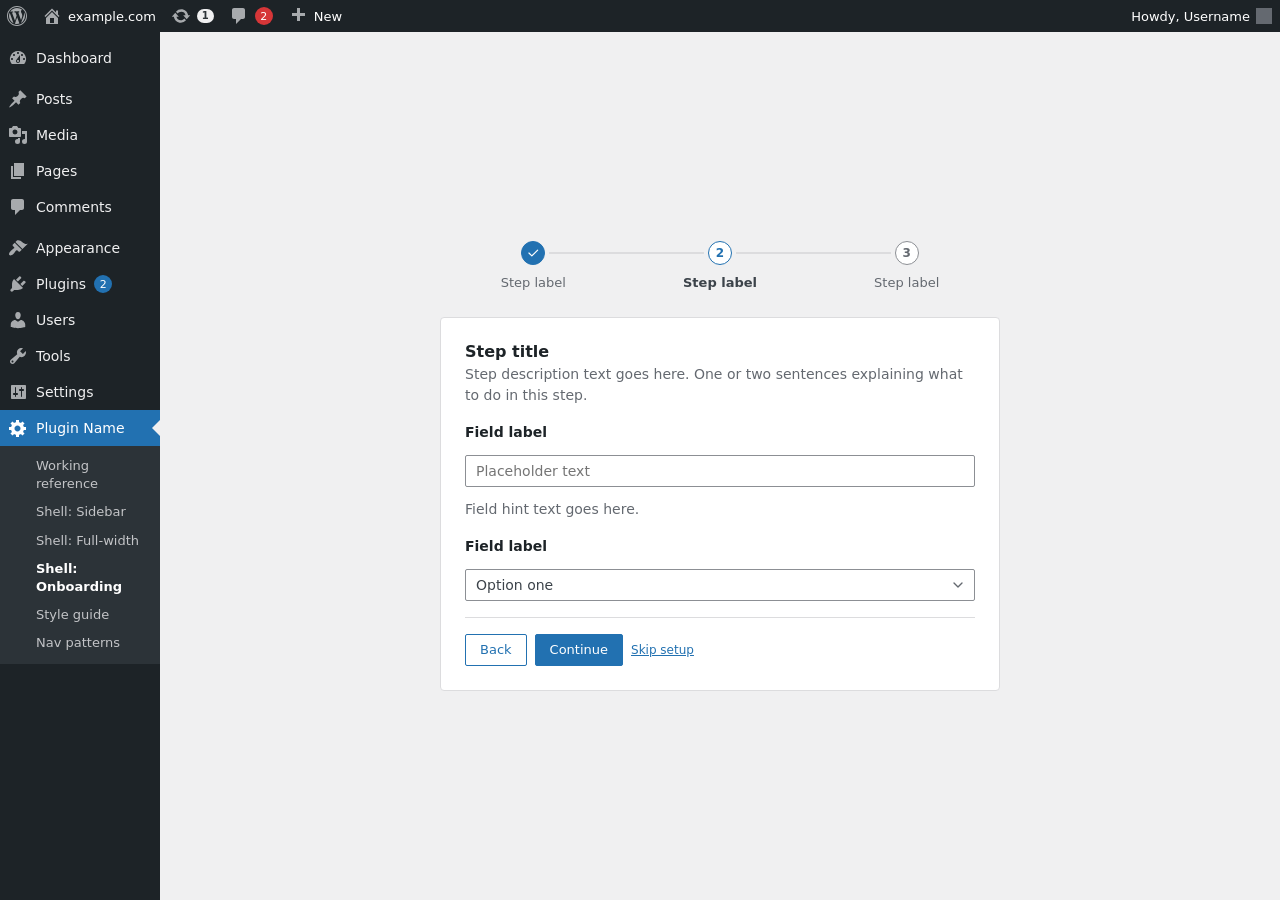
<file: examples/shell-onboarding.html>
<!DOCTYPE html>
<html lang="en">
<head>
<meta charset="UTF-8">
<meta name="viewport" content="width=device-width, initial-scale=1.0">
<title>Shell — Onboarding</title>
<link rel="stylesheet" href="../tokens.css">
</head>
<body>
<svg data-bios-sprite xmlns="http://www.w3.org/2000/svg" style="display:none">
<symbol id="i-check" viewBox="0 0 24 24"><path fill="none" stroke="currentColor" stroke-linecap="round" stroke-linejoin="round" stroke-width="2" d="m5 12l5 5L20 7"/></symbol>
<symbol id="i-wp-admin-appearance" viewBox="0 0 20 20"><path fill="none" d="M0 0h20v20H0z"/><path d="M14.48 11.06L7.41 3.99l1.5-1.5c.5-.56 2.3-.47 3.51.32 1.21.8 1.43 1.28 2.91 2.1 1.18.64 2.45 1.26 4.45.85zm-.71.71L6.7 4.7 4.93 6.47a.996.996 0 000 1.41l1.06 1.06c.39.39.39 1.03 0 1.42-.6.6-1.43 1.11-2.21 1.69-.35.26-.7.53-1.01.84C1.43 14.23.4 16.08 1.4 17.07c.99 1 2.84-.03 4.18-1.36.31-.31.58-.66.85-1.02.57-.78 1.08-1.61 1.69-2.21a.996.996 0 011.41 0l1.06 1.06c.39.39 1.02.39 1.41 0z"/></symbol>
<symbol id="i-wp-admin-comments" viewBox="0 0 20 20"><path fill="none" d="M0 0h20v20H0z"/><path d="M5 2h9c1.1 0 2 .9 2 2v7c0 1.1-.9 2-2 2h-2l-5 5v-5H5c-1.1 0-2-.9-2-2V4c0-1.1.9-2 2-2z"/></symbol>
<symbol id="i-wp-admin-generic" viewBox="0 0 20 20"><path fill="none" d="M0 0h20v20H0z"/><path d="M18 12h-2.18c-.17.7-.44 1.35-.81 1.93l1.54 1.54-2.1 2.1-1.54-1.54c-.58.36-1.23.63-1.91.79V19H8v-2.18c-.68-.16-1.33-.43-1.91-.79l-1.54 1.54-2.12-2.12 1.54-1.54c-.36-.58-.63-1.23-.79-1.91H1V9.03h2.17c.16-.7.44-1.35.8-1.94L2.43 5.55l2.1-2.1 1.54 1.54c.58-.37 1.24-.64 1.93-.81V2h3v2.18c.68.16 1.33.43 1.91.79l1.54-1.54 2.12 2.12-1.54 1.54c.36.59.64 1.24.8 1.94H18V12zm-8.5 1.5c1.66 0 3-1.34 3-3s-1.34-3-3-3-3 1.34-3 3 1.34 3 3 3z"/></symbol>
<symbol id="i-wp-admin-home" viewBox="0 0 20 20"><path fill="none" d="M0 0h20v20H0z"/><path d="M16 8.5l1.53 1.53-1.06 1.06L10 4.62l-6.47 6.47-1.06-1.06L10 2.5l4 4v-2h2v4zm-6-2.46l6 5.99V18H4v-5.97zM12 17v-5H8v5h4z"/></symbol>
<symbol id="i-wp-admin-media" viewBox="0 0 20 20"><path fill="none" d="M0 0h20v20H0z"/><path d="M13 11V4c0-.55-.45-1-1-1h-1.67L9 1H5L3.67 3H2c-.55 0-1 .45-1 1v7c0 .55.45 1 1 1h10c.55 0 1-.45 1-1zM7 4.5a2.5 2.5 0 010 5 2.5 2.5 0 010-5zM14 6h5v10.5a2.5 2.5 0 01-5 0 2.5 2.5 0 013-2.45V9h-3V6zm-4 8.05V13h2v3.5a2.5 2.5 0 01-5 0 2.5 2.5 0 013-2.45z"/></symbol>
<symbol id="i-wp-admin-page" viewBox="0 0 20 20"><path fill="none" d="M0 0h20v20H0z"/><path d="M6 15V2h10v13H6zm-1 1h8v2H3V5h2v11z"/></symbol>
<symbol id="i-wp-admin-plugins" viewBox="0 0 20 20"><path fill="none" d="M0 0h20v20H0z"/><path d="M13.11 4.36L9.87 7.6 8 5.73l3.24-3.24c.35-.34 1.05-.2 1.56.32.52.51.66 1.21.31 1.55zm-8 1.77l.91-1.12 9.01 9.01-1.19.84c-.71.71-2.63 1.16-3.82 1.16H6.14L4.9 17.26c-.59.59-1.54.59-2.12 0a1.49 1.49 0 010-2.12l1.24-1.24v-3.88c0-1.13.4-3.19 1.09-3.89zm7.26 3.97l3.24-3.24c.34-.35 1.04-.21 1.55.31.52.51.66 1.21.31 1.55l-3.24 3.25z"/></symbol>
<symbol id="i-wp-admin-post" viewBox="0 0 20 20"><path fill="none" d="M0 0h20v20H0z"/><path d="M10.44 3.02l1.82-1.82 6.36 6.35-1.83 1.82a2.731 2.731 0 00-3.41.36l-.75.75c-.92.93-1.04 2.35-.35 3.41l-1.83 1.82-2.41-2.41-2.8 2.79c-.42.42-3.38 2.71-3.8 2.29s1.86-3.39 2.28-3.81l2.79-2.79L4.1 9.36l1.83-1.82c1.05.69 2.48.57 3.4-.36l.75-.75c.93-.92 1.05-2.35.36-3.41z"/></symbol>
<symbol id="i-wp-admin-settings" viewBox="0 0 20 20"><path fill="none" d="M0 0h20v20H0z"/><path d="M18 16V4c0-.55-.45-1-1-1H4c-.55 0-1 .45-1 1v12c0 .55.45 1 1 1h13c.55 0 1-.45 1-1zM8 11h1c.55 0 1 .45 1 1s-.45 1-1 1H8v1.5c0 .28-.22.5-.5.5s-.5-.22-.5-.5V13H6c-.55 0-1-.45-1-1s.45-1 1-1h1V5.5c0-.28.22-.5.5-.5s.5.22.5.5V11zm5-2h-1c-.55 0-1-.45-1-1s.45-1 1-1h1V5.5c0-.28.22-.5.5-.5s.5.22.5.5V7h1c.55 0 1 .45 1 1s-.45 1-1 1h-1v5.5c0 .28-.22.5-.5.5s-.5-.22-.5-.5V9z"/></symbol>
<symbol id="i-wp-admin-tools" viewBox="0 0 20 20"><path fill="none" d="M0 0h20v20H0z"/><path d="M16.68 9.77a4.543 4.543 0 01-4.95.99l-5.41 6.52c-.99.99-2.59.99-3.58 0s-.99-2.59 0-3.57l6.52-5.42c-.68-1.65-.35-3.61.99-4.95 1.28-1.28 3.12-1.62 4.72-1.06l-2.89 2.89 2.82 2.82 2.86-2.87c.53 1.58.18 3.39-1.08 4.65zM3.81 16.21c.4.39 1.04.39 1.43 0 .4-.4.4-1.04 0-1.43-.39-.4-1.03-.4-1.43 0a1.02 1.02 0 000 1.43z"/></symbol>
<symbol id="i-wp-admin-users" viewBox="0 0 20 20"><path fill="none" d="M0 0h20v20H0z"/><path d="M10 9.25c-2.27 0-2.73-3.44-2.73-3.44C7 4.02 7.82 2 9.97 2c2.16 0 2.98 2.02 2.71 3.81 0 0-.41 3.44-2.68 3.44zm0 2.57L12.72 10c2.39 0 4.52 2.33 4.52 4.53v2.49s-3.65 1.13-7.24 1.13c-3.65 0-7.24-1.13-7.24-1.13v-2.49c0-2.25 1.94-4.48 4.47-4.48z"/></symbol>
<symbol id="i-wp-dashboard" viewBox="0 0 20 20"><path fill="none" d="M0 0h20v20H0z"/><path d="M3.76 16h12.48A7.998 7.998 0 0010 3a7.998 7.998 0 00-6.24 13zM10 4c.55 0 1 .45 1 1s-.45 1-1 1-1-.45-1-1 .45-1 1-1zM6 6c.55 0 1 .45 1 1s-.45 1-1 1-1-.45-1-1 .45-1 1-1zm8 0c.55 0 1 .45 1 1s-.45 1-1 1-1-.45-1-1 .45-1 1-1zm-5.37 5.55L12 7v6c0 1.1-.9 2-2 2s-2-.9-2-2c0-.57.24-1.08.63-1.45zM4 10c.55 0 1 .45 1 1s-.45 1-1 1-1-.45-1-1 .45-1 1-1zm12 0c.55 0 1 .45 1 1s-.45 1-1 1-1-.45-1-1 .45-1 1-1zm-5 3c0-.55-.45-1-1-1s-1 .45-1 1 .45 1 1 1 1-.45 1-1z"/></symbol>
<symbol id="i-wp-plus" viewBox="0 0 20 20"><path fill="none" d="M0 0h20v20H0z"/><path d="M17 7v3h-5v5H9v-5H4V7h5V2h3v5h5z"/></symbol>
<symbol id="i-wp-update" viewBox="0 0 20 20"><path fill="none" d="M0 0h20v20H0z"/><path d="M10.2 3.28c3.53 0 6.43 2.61 6.92 6h2.08l-3.5 4-3.5-4h2.32a4.439 4.439 0 00-4.32-3.45c-1.45 0-2.73.71-3.54 1.78L4.95 5.66a6.965 6.965 0 015.25-2.38zm-.4 13.44c-3.52 0-6.43-2.61-6.92-6H.8l3.5-4c1.17 1.33 2.33 2.67 3.5 4H5.48a4.439 4.439 0 004.32 3.45c1.45 0 2.73-.71 3.54-1.78l1.71 1.95a6.95 6.95 0 01-5.25 2.38z"/></symbol>
<symbol id="i-wp-wordpress" viewBox="0 0 20 20"><path fill="none" d="M0 0h20v20H0z"/><path d="M20 10c0-5.52-4.48-10-10-10S0 4.48 0 10s4.48 10 10 10 10-4.48 10-10zM10 1.01c4.97 0 8.99 4.02 8.99 8.99s-4.02 8.99-8.99 8.99S1.01 14.97 1.01 10 5.03 1.01 10 1.01zM8.01 14.82L4.96 6.61c.49-.03 1.05-.08 1.05-.08.43-.05.38-1.01-.06-.99 0 0-1.29.1-2.13.1-.15 0-.33 0-.52-.01 1.44-2.17 3.9-3.6 6.7-3.6 2.09 0 3.99.79 5.41 2.09-.6-.08-1.45.35-1.45 1.42 0 .66.38 1.22.79 1.88.31.54.5 1.22.5 2.21 0 1.34-1.27 4.48-1.27 4.48l-2.71-7.5c.48-.03.75-.16.75-.16.43-.05.38-1.1-.05-1.08 0 0-1.3.11-2.14.11-.78 0-2.11-.11-2.11-.11-.43-.02-.48 1.06-.05 1.08l.84.08 1.12 3.04zm6.02 2.15L16.64 10s.67-1.69.39-3.81c.63 1.14.94 2.42.94 3.81 0 2.96-1.56 5.58-3.94 6.97zM2.68 6.77L6.5 17.25c-2.67-1.3-4.47-4.08-4.47-7.25 0-1.16.2-2.23.65-3.23zm7.45 4.53l2.29 6.25c-.75.27-1.57.42-2.42.42-.72 0-1.41-.11-2.06-.3z"/></symbol>
</svg>

<div class="shell">

  <!-- wp-admin context chrome (demo only) -->
  <div class="shell__adminbar admin-bar">
    <a class="admin-bar__item" href="#" aria-label="About WordPress"><svg class="admin-bar__icon" aria-hidden="true"><use href="#i-wp-wordpress"/></svg></a>
    <div class="admin-bar__menu">
      <a class="admin-bar__item" href="#"><svg class="admin-bar__icon" aria-hidden="true"><use href="#i-wp-admin-home"/></svg>example.com</a>
      <div class="admin-bar__submenu">
        <a class="admin-bar__submenu-item" href="#">Visit Site</a>
      </div>
    </div>
    <a class="admin-bar__item" href="#" aria-label="1 update available"><svg class="admin-bar__icon" aria-hidden="true"><use href="#i-wp-update"/></svg><span class="admin-bar__badge">1</span></a>
    <a class="admin-bar__item" href="#" aria-label="2 comments awaiting moderation"><svg class="admin-bar__icon" aria-hidden="true"><use href="#i-wp-admin-comments"/></svg><span class="admin-bar__bubble">2</span></a>
    <a class="admin-bar__item" href="#"><svg class="admin-bar__icon" aria-hidden="true"><use href="#i-wp-plus"/></svg>New</a>
    <span class="admin-bar__spacer"></span>
    <div class="admin-bar__menu">
      <a class="admin-bar__item" href="#">Howdy, Username<span class="admin-bar__avatar" aria-hidden="true"></span></a>
      <div class="admin-bar__submenu admin-bar__submenu--right">
        <div class="admin-bar__user">
          <span class="admin-bar__user-avatar" aria-hidden="true"></span>
          <div><span class="admin-bar__user-name">Username</span><span class="admin-bar__user-login">username</span></div>
        </div>
        <a class="admin-bar__submenu-item" href="#">Edit Profile</a>
        <a class="admin-bar__submenu-item" href="#">Log Out</a>
      </div>
    </div>
  </div>

  <nav class="admin-menu" aria-label="Admin menu">
    <a class="admin-menu__item" href="#"><svg class="admin-menu__icon" aria-hidden="true"><use href="#i-wp-dashboard"/></svg>Dashboard</a>
    <div class="admin-menu__separator" aria-hidden="true"></div>
    <a class="admin-menu__item" href="#"><svg class="admin-menu__icon" aria-hidden="true"><use href="#i-wp-admin-post"/></svg>Posts</a>
    <a class="admin-menu__item" href="#"><svg class="admin-menu__icon" aria-hidden="true"><use href="#i-wp-admin-media"/></svg>Media</a>
    <a class="admin-menu__item" href="#"><svg class="admin-menu__icon" aria-hidden="true"><use href="#i-wp-admin-page"/></svg>Pages</a>
    <a class="admin-menu__item" href="#"><svg class="admin-menu__icon" aria-hidden="true"><use href="#i-wp-admin-comments"/></svg>Comments</a>
    <div class="admin-menu__separator" aria-hidden="true"></div>
    <a class="admin-menu__item" href="#"><svg class="admin-menu__icon" aria-hidden="true"><use href="#i-wp-admin-appearance"/></svg>Appearance</a>
    <a class="admin-menu__item" href="#"><svg class="admin-menu__icon" aria-hidden="true"><use href="#i-wp-admin-plugins"/></svg>Plugins <span class="admin-menu__bubble">2</span></a>
    <a class="admin-menu__item" href="#"><svg class="admin-menu__icon" aria-hidden="true"><use href="#i-wp-admin-users"/></svg>Users</a>
    <a class="admin-menu__item" href="#"><svg class="admin-menu__icon" aria-hidden="true"><use href="#i-wp-admin-tools"/></svg>Tools</a>
    <a class="admin-menu__item" href="#"><svg class="admin-menu__icon" aria-hidden="true"><use href="#i-wp-admin-settings"/></svg>Settings</a>
    <a class="admin-menu__item admin-menu__item--current" href="#" aria-current="page"><svg class="admin-menu__icon" aria-hidden="true"><use href="#i-wp-admin-generic"/></svg>Plugin Name</a>
    <a class="admin-menu__submenu-item" href="example.html">Working reference</a>
    <a class="admin-menu__submenu-item" href="shell-sidebar.html">Shell: Sidebar</a>
    <a class="admin-menu__submenu-item" href="shell-fullwidth.html">Shell: Full-width</a>
    <a class="admin-menu__submenu-item admin-menu__submenu-item--current" href="shell-onboarding.html" aria-current="page">Shell: Onboarding</a>
    <a class="admin-menu__submenu-item" href="styleguide.html">Style guide</a>
    <a class="admin-menu__submenu-item" href="navigation-patterns.html">Nav patterns</a>
  </nav>

  <main class="shell__content">

    <!-- No plugin topbar/tabs: onboarding takes over the content area -->
    <div class="onboarding">
      <div class="onboarding__panel">

        <div class="stepper">
          <div class="stepper__step stepper__step--complete">
            <span class="stepper__marker"><svg class="icon icon--sm" aria-hidden="true"><use href="#i-check"/></svg></span>
            Step label
          </div>
          <div class="stepper__step stepper__step--current" aria-current="step">
            <span class="stepper__marker">2</span>
            Step label
          </div>
          <div class="stepper__step">
            <span class="stepper__marker">3</span>
            Step label
          </div>
        </div>

        <section class="card">
          <div class="card__heading">
            <h3 class="card__title">Step title</h3>
            <p class="card__description">Step description text goes here. One or two sentences explaining what to do in this step.</p>
          </div>
          <div class="stack">
            <div class="field">
              <label class="field__label" for="ob-input">Field label</label>
              <input class="field__input" id="ob-input" type="text" placeholder="Placeholder text">
              <p class="field__hint">Field hint text goes here.</p>
            </div>
            <div class="field">
              <label class="field__label" for="ob-select">Field label</label>
              <select class="field__select" id="ob-select">
                <option>Option one</option>
                <option>Option two</option>
              </select>
            </div>
          </div>
          <div class="card__divider"></div>
          <div class="card__footer">
            <button class="button">Back</button>
            <button class="button button--primary">Continue</button>
            <span class="card__footer-meta"><a href="#">Skip setup</a></span>
          </div>
        </section>

      </div>
    </div>

  </main>
</div>

</body>
</html>
</file>
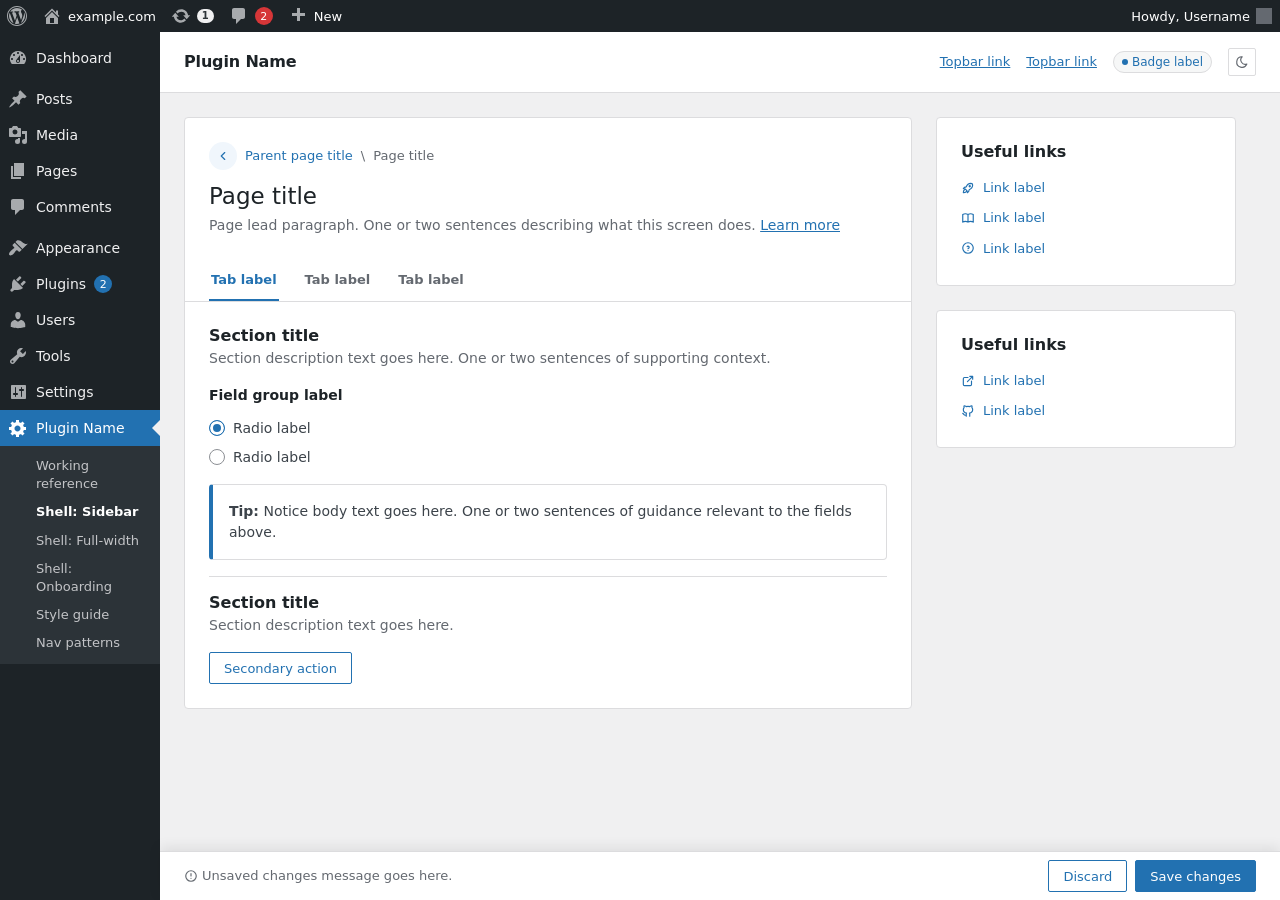
<file: examples/shell-sidebar.html>
<!DOCTYPE html>
<html lang="en">
<head>
<meta charset="UTF-8">
<meta name="viewport" content="width=device-width, initial-scale=1.0">
<title>Shell — With sidebar</title>
<link rel="stylesheet" href="../tokens.css">
</head>
<body>
<svg data-bios-sprite xmlns="http://www.w3.org/2000/svg" style="display:none">
<symbol id="i-alert-circle" viewBox="0 0 24 24"><path fill="none" stroke="currentColor" stroke-linecap="round" stroke-linejoin="round" stroke-width="2" d="M3 12a9 9 0 1 0 18 0a9 9 0 0 0-18 0m9-4v4m0 4h.01"/></symbol>
<symbol id="i-book" viewBox="0 0 24 24"><path fill="none" stroke="currentColor" stroke-linecap="round" stroke-linejoin="round" stroke-width="2" d="M3 19a9 9 0 0 1 9 0a9 9 0 0 1 9 0M3 6a9 9 0 0 1 9 0a9 9 0 0 1 9 0M3 6v13m9-13v13m9-13v13"/></symbol>
<symbol id="i-brand-github" viewBox="0 0 24 24"><path fill="none" stroke="currentColor" stroke-linecap="round" stroke-linejoin="round" stroke-width="2" d="M9 19c-4.3 1.4-4.3-2.5-6-3m12 5v-3.5c0-1 .1-1.4-.5-2c2.8-.3 5.5-1.4 5.5-6a4.6 4.6 0 0 0-1.3-3.2a4.2 4.2 0 0 0-.1-3.2s-1.1-.3-3.5 1.3a12.3 12.3 0 0 0-6.2 0C6.5 2.8 5.4 3.1 5.4 3.1a4.2 4.2 0 0 0-.1 3.2A4.6 4.6 0 0 0 4 9.5c0 4.6 2.7 5.7 5.5 6c-.6.6-.6 1.2-.5 2V21"/></symbol>
<symbol id="i-chevron-left" viewBox="0 0 24 24"><path fill="none" stroke="currentColor" stroke-linecap="round" stroke-linejoin="round" stroke-width="2" d="m15 6l-6 6l6 6"/></symbol>
<symbol id="i-external-link" viewBox="0 0 24 24"><path fill="none" stroke="currentColor" stroke-linecap="round" stroke-linejoin="round" stroke-width="2" d="M12 6H6a2 2 0 0 0-2 2v10a2 2 0 0 0 2 2h10a2 2 0 0 0 2-2v-6m-7 1l9-9m-5 0h5v5"/></symbol>
<symbol id="i-help-circle" viewBox="0 0 24 24"><g fill="none" stroke="currentColor" stroke-linecap="round" stroke-linejoin="round" stroke-width="2"><path d="M3 12a9 9 0 1 0 18 0a9 9 0 0 0-18 0m9 4v.01"/><path d="M12 13a2 2 0 0 0 .914-3.782a1.98 1.98 0 0 0-2.414.483"/></g></symbol>
<symbol id="i-moon" viewBox="0 0 24 24"><path fill="none" stroke="currentColor" stroke-linecap="round" stroke-linejoin="round" stroke-width="2" d="M12 3h.393a7.5 7.5 0 0 0 7.92 12.446A9 9 0 1 1 12 2.992z"/></symbol>
<symbol id="i-rocket" viewBox="0 0 24 24"><g fill="none" stroke="currentColor" stroke-linecap="round" stroke-linejoin="round" stroke-width="2"><path d="M4 13a8 8 0 0 1 7 7a6 6 0 0 0 3-5a9 9 0 0 0 6-8a3 3 0 0 0-3-3a9 9 0 0 0-8 6a6 6 0 0 0-5 3"/><path d="M7 14a6 6 0 0 0-3 6a6 6 0 0 0 6-3m4-8a1 1 0 1 0 2 0a1 1 0 1 0-2 0"/></g></symbol>
<symbol id="i-wp-admin-appearance" viewBox="0 0 20 20"><path fill="none" d="M0 0h20v20H0z"/><path d="M14.48 11.06L7.41 3.99l1.5-1.5c.5-.56 2.3-.47 3.51.32 1.21.8 1.43 1.28 2.91 2.1 1.18.64 2.45 1.26 4.45.85zm-.71.71L6.7 4.7 4.93 6.47a.996.996 0 000 1.41l1.06 1.06c.39.39.39 1.03 0 1.42-.6.6-1.43 1.11-2.21 1.69-.35.26-.7.53-1.01.84C1.43 14.23.4 16.08 1.4 17.07c.99 1 2.84-.03 4.18-1.36.31-.31.58-.66.85-1.02.57-.78 1.08-1.61 1.69-2.21a.996.996 0 011.41 0l1.06 1.06c.39.39 1.02.39 1.41 0z"/></symbol>
<symbol id="i-wp-admin-comments" viewBox="0 0 20 20"><path fill="none" d="M0 0h20v20H0z"/><path d="M5 2h9c1.1 0 2 .9 2 2v7c0 1.1-.9 2-2 2h-2l-5 5v-5H5c-1.1 0-2-.9-2-2V4c0-1.1.9-2 2-2z"/></symbol>
<symbol id="i-wp-admin-generic" viewBox="0 0 20 20"><path fill="none" d="M0 0h20v20H0z"/><path d="M18 12h-2.18c-.17.7-.44 1.35-.81 1.93l1.54 1.54-2.1 2.1-1.54-1.54c-.58.36-1.23.63-1.91.79V19H8v-2.18c-.68-.16-1.33-.43-1.91-.79l-1.54 1.54-2.12-2.12 1.54-1.54c-.36-.58-.63-1.23-.79-1.91H1V9.03h2.17c.16-.7.44-1.35.8-1.94L2.43 5.55l2.1-2.1 1.54 1.54c.58-.37 1.24-.64 1.93-.81V2h3v2.18c.68.16 1.33.43 1.91.79l1.54-1.54 2.12 2.12-1.54 1.54c.36.59.64 1.24.8 1.94H18V12zm-8.5 1.5c1.66 0 3-1.34 3-3s-1.34-3-3-3-3 1.34-3 3 1.34 3 3 3z"/></symbol>
<symbol id="i-wp-admin-home" viewBox="0 0 20 20"><path fill="none" d="M0 0h20v20H0z"/><path d="M16 8.5l1.53 1.53-1.06 1.06L10 4.62l-6.47 6.47-1.06-1.06L10 2.5l4 4v-2h2v4zm-6-2.46l6 5.99V18H4v-5.97zM12 17v-5H8v5h4z"/></symbol>
<symbol id="i-wp-admin-media" viewBox="0 0 20 20"><path fill="none" d="M0 0h20v20H0z"/><path d="M13 11V4c0-.55-.45-1-1-1h-1.67L9 1H5L3.67 3H2c-.55 0-1 .45-1 1v7c0 .55.45 1 1 1h10c.55 0 1-.45 1-1zM7 4.5a2.5 2.5 0 010 5 2.5 2.5 0 010-5zM14 6h5v10.5a2.5 2.5 0 01-5 0 2.5 2.5 0 013-2.45V9h-3V6zm-4 8.05V13h2v3.5a2.5 2.5 0 01-5 0 2.5 2.5 0 013-2.45z"/></symbol>
<symbol id="i-wp-admin-page" viewBox="0 0 20 20"><path fill="none" d="M0 0h20v20H0z"/><path d="M6 15V2h10v13H6zm-1 1h8v2H3V5h2v11z"/></symbol>
<symbol id="i-wp-admin-plugins" viewBox="0 0 20 20"><path fill="none" d="M0 0h20v20H0z"/><path d="M13.11 4.36L9.87 7.6 8 5.73l3.24-3.24c.35-.34 1.05-.2 1.56.32.52.51.66 1.21.31 1.55zm-8 1.77l.91-1.12 9.01 9.01-1.19.84c-.71.71-2.63 1.16-3.82 1.16H6.14L4.9 17.26c-.59.59-1.54.59-2.12 0a1.49 1.49 0 010-2.12l1.24-1.24v-3.88c0-1.13.4-3.19 1.09-3.89zm7.26 3.97l3.24-3.24c.34-.35 1.04-.21 1.55.31.52.51.66 1.21.31 1.55l-3.24 3.25z"/></symbol>
<symbol id="i-wp-admin-post" viewBox="0 0 20 20"><path fill="none" d="M0 0h20v20H0z"/><path d="M10.44 3.02l1.82-1.82 6.36 6.35-1.83 1.82a2.731 2.731 0 00-3.41.36l-.75.75c-.92.93-1.04 2.35-.35 3.41l-1.83 1.82-2.41-2.41-2.8 2.79c-.42.42-3.38 2.71-3.8 2.29s1.86-3.39 2.28-3.81l2.79-2.79L4.1 9.36l1.83-1.82c1.05.69 2.48.57 3.4-.36l.75-.75c.93-.92 1.05-2.35.36-3.41z"/></symbol>
<symbol id="i-wp-admin-settings" viewBox="0 0 20 20"><path fill="none" d="M0 0h20v20H0z"/><path d="M18 16V4c0-.55-.45-1-1-1H4c-.55 0-1 .45-1 1v12c0 .55.45 1 1 1h13c.55 0 1-.45 1-1zM8 11h1c.55 0 1 .45 1 1s-.45 1-1 1H8v1.5c0 .28-.22.5-.5.5s-.5-.22-.5-.5V13H6c-.55 0-1-.45-1-1s.45-1 1-1h1V5.5c0-.28.22-.5.5-.5s.5.22.5.5V11zm5-2h-1c-.55 0-1-.45-1-1s.45-1 1-1h1V5.5c0-.28.22-.5.5-.5s.5.22.5.5V7h1c.55 0 1 .45 1 1s-.45 1-1 1h-1v5.5c0 .28-.22.5-.5.5s-.5-.22-.5-.5V9z"/></symbol>
<symbol id="i-wp-admin-tools" viewBox="0 0 20 20"><path fill="none" d="M0 0h20v20H0z"/><path d="M16.68 9.77a4.543 4.543 0 01-4.95.99l-5.41 6.52c-.99.99-2.59.99-3.58 0s-.99-2.59 0-3.57l6.52-5.42c-.68-1.65-.35-3.61.99-4.95 1.28-1.28 3.12-1.62 4.72-1.06l-2.89 2.89 2.82 2.82 2.86-2.87c.53 1.58.18 3.39-1.08 4.65zM3.81 16.21c.4.39 1.04.39 1.43 0 .4-.4.4-1.04 0-1.43-.39-.4-1.03-.4-1.43 0a1.02 1.02 0 000 1.43z"/></symbol>
<symbol id="i-wp-admin-users" viewBox="0 0 20 20"><path fill="none" d="M0 0h20v20H0z"/><path d="M10 9.25c-2.27 0-2.73-3.44-2.73-3.44C7 4.02 7.82 2 9.97 2c2.16 0 2.98 2.02 2.71 3.81 0 0-.41 3.44-2.68 3.44zm0 2.57L12.72 10c2.39 0 4.52 2.33 4.52 4.53v2.49s-3.65 1.13-7.24 1.13c-3.65 0-7.24-1.13-7.24-1.13v-2.49c0-2.25 1.94-4.48 4.47-4.48z"/></symbol>
<symbol id="i-wp-dashboard" viewBox="0 0 20 20"><path fill="none" d="M0 0h20v20H0z"/><path d="M3.76 16h12.48A7.998 7.998 0 0010 3a7.998 7.998 0 00-6.24 13zM10 4c.55 0 1 .45 1 1s-.45 1-1 1-1-.45-1-1 .45-1 1-1zM6 6c.55 0 1 .45 1 1s-.45 1-1 1-1-.45-1-1 .45-1 1-1zm8 0c.55 0 1 .45 1 1s-.45 1-1 1-1-.45-1-1 .45-1 1-1zm-5.37 5.55L12 7v6c0 1.1-.9 2-2 2s-2-.9-2-2c0-.57.24-1.08.63-1.45zM4 10c.55 0 1 .45 1 1s-.45 1-1 1-1-.45-1-1 .45-1 1-1zm12 0c.55 0 1 .45 1 1s-.45 1-1 1-1-.45-1-1 .45-1 1-1zm-5 3c0-.55-.45-1-1-1s-1 .45-1 1 .45 1 1 1 1-.45 1-1z"/></symbol>
<symbol id="i-wp-plus" viewBox="0 0 20 20"><path fill="none" d="M0 0h20v20H0z"/><path d="M17 7v3h-5v5H9v-5H4V7h5V2h3v5h5z"/></symbol>
<symbol id="i-wp-update" viewBox="0 0 20 20"><path fill="none" d="M0 0h20v20H0z"/><path d="M10.2 3.28c3.53 0 6.43 2.61 6.92 6h2.08l-3.5 4-3.5-4h2.32a4.439 4.439 0 00-4.32-3.45c-1.45 0-2.73.71-3.54 1.78L4.95 5.66a6.965 6.965 0 015.25-2.38zm-.4 13.44c-3.52 0-6.43-2.61-6.92-6H.8l3.5-4c1.17 1.33 2.33 2.67 3.5 4H5.48a4.439 4.439 0 004.32 3.45c1.45 0 2.73-.71 3.54-1.78l1.71 1.95a6.95 6.95 0 01-5.25 2.38z"/></symbol>
<symbol id="i-wp-wordpress" viewBox="0 0 20 20"><path fill="none" d="M0 0h20v20H0z"/><path d="M20 10c0-5.52-4.48-10-10-10S0 4.48 0 10s4.48 10 10 10 10-4.48 10-10zM10 1.01c4.97 0 8.99 4.02 8.99 8.99s-4.02 8.99-8.99 8.99S1.01 14.97 1.01 10 5.03 1.01 10 1.01zM8.01 14.82L4.96 6.61c.49-.03 1.05-.08 1.05-.08.43-.05.38-1.01-.06-.99 0 0-1.29.1-2.13.1-.15 0-.33 0-.52-.01 1.44-2.17 3.9-3.6 6.7-3.6 2.09 0 3.99.79 5.41 2.09-.6-.08-1.45.35-1.45 1.42 0 .66.38 1.22.79 1.88.31.54.5 1.22.5 2.21 0 1.34-1.27 4.48-1.27 4.48l-2.71-7.5c.48-.03.75-.16.75-.16.43-.05.38-1.1-.05-1.08 0 0-1.3.11-2.14.11-.78 0-2.11-.11-2.11-.11-.43-.02-.48 1.06-.05 1.08l.84.08 1.12 3.04zm6.02 2.15L16.64 10s.67-1.69.39-3.81c.63 1.14.94 2.42.94 3.81 0 2.96-1.56 5.58-3.94 6.97zM2.68 6.77L6.5 17.25c-2.67-1.3-4.47-4.08-4.47-7.25 0-1.16.2-2.23.65-3.23zm7.45 4.53l2.29 6.25c-.75.27-1.57.42-2.42.42-.72 0-1.41-.11-2.06-.3z"/></symbol>
</svg>

<div class="shell">

  <!-- wp-admin context chrome (demo only) -->
  <div class="shell__adminbar admin-bar">
    <a class="admin-bar__item" href="#" aria-label="About WordPress"><svg class="admin-bar__icon" aria-hidden="true"><use href="#i-wp-wordpress"/></svg></a>
    <div class="admin-bar__menu">
      <a class="admin-bar__item" href="#"><svg class="admin-bar__icon" aria-hidden="true"><use href="#i-wp-admin-home"/></svg>example.com</a>
      <div class="admin-bar__submenu">
        <a class="admin-bar__submenu-item" href="#">Visit Site</a>
      </div>
    </div>
    <a class="admin-bar__item" href="#" aria-label="1 update available"><svg class="admin-bar__icon" aria-hidden="true"><use href="#i-wp-update"/></svg><span class="admin-bar__badge">1</span></a>
    <a class="admin-bar__item" href="#" aria-label="2 comments awaiting moderation"><svg class="admin-bar__icon" aria-hidden="true"><use href="#i-wp-admin-comments"/></svg><span class="admin-bar__bubble">2</span></a>
    <a class="admin-bar__item" href="#"><svg class="admin-bar__icon" aria-hidden="true"><use href="#i-wp-plus"/></svg>New</a>
    <span class="admin-bar__spacer"></span>
    <div class="admin-bar__menu">
      <a class="admin-bar__item" href="#">Howdy, Username<span class="admin-bar__avatar" aria-hidden="true"></span></a>
      <div class="admin-bar__submenu admin-bar__submenu--right">
        <div class="admin-bar__user">
          <span class="admin-bar__user-avatar" aria-hidden="true"></span>
          <div><span class="admin-bar__user-name">Username</span><span class="admin-bar__user-login">username</span></div>
        </div>
        <a class="admin-bar__submenu-item" href="#">Edit Profile</a>
        <a class="admin-bar__submenu-item" href="#">Log Out</a>
      </div>
    </div>
  </div>

  <nav class="admin-menu" aria-label="Admin menu">
    <a class="admin-menu__item" href="#"><svg class="admin-menu__icon" aria-hidden="true"><use href="#i-wp-dashboard"/></svg>Dashboard</a>
    <div class="admin-menu__separator" aria-hidden="true"></div>
    <a class="admin-menu__item" href="#"><svg class="admin-menu__icon" aria-hidden="true"><use href="#i-wp-admin-post"/></svg>Posts</a>
    <a class="admin-menu__item" href="#"><svg class="admin-menu__icon" aria-hidden="true"><use href="#i-wp-admin-media"/></svg>Media</a>
    <a class="admin-menu__item" href="#"><svg class="admin-menu__icon" aria-hidden="true"><use href="#i-wp-admin-page"/></svg>Pages</a>
    <a class="admin-menu__item" href="#"><svg class="admin-menu__icon" aria-hidden="true"><use href="#i-wp-admin-comments"/></svg>Comments</a>
    <div class="admin-menu__separator" aria-hidden="true"></div>
    <a class="admin-menu__item" href="#"><svg class="admin-menu__icon" aria-hidden="true"><use href="#i-wp-admin-appearance"/></svg>Appearance</a>
    <a class="admin-menu__item" href="#"><svg class="admin-menu__icon" aria-hidden="true"><use href="#i-wp-admin-plugins"/></svg>Plugins <span class="admin-menu__bubble">2</span></a>
    <a class="admin-menu__item" href="#"><svg class="admin-menu__icon" aria-hidden="true"><use href="#i-wp-admin-users"/></svg>Users</a>
    <a class="admin-menu__item" href="#"><svg class="admin-menu__icon" aria-hidden="true"><use href="#i-wp-admin-tools"/></svg>Tools</a>
    <a class="admin-menu__item" href="#"><svg class="admin-menu__icon" aria-hidden="true"><use href="#i-wp-admin-settings"/></svg>Settings</a>
    <a class="admin-menu__item admin-menu__item--current" href="#" aria-current="page"><svg class="admin-menu__icon" aria-hidden="true"><use href="#i-wp-admin-generic"/></svg>Plugin Name</a>
    <a class="admin-menu__submenu-item" href="example.html">Working reference</a>
    <a class="admin-menu__submenu-item admin-menu__submenu-item--current" href="shell-sidebar.html" aria-current="page">Shell: Sidebar</a>
    <a class="admin-menu__submenu-item" href="shell-fullwidth.html">Shell: Full-width</a>
    <a class="admin-menu__submenu-item" href="shell-onboarding.html">Shell: Onboarding</a>
    <a class="admin-menu__submenu-item" href="styleguide.html">Style guide</a>
    <a class="admin-menu__submenu-item" href="navigation-patterns.html">Nav patterns</a>
  </nav>

  <main class="shell__content">

    <header class="plugin__topbar">
      <h1 class="plugin__brand">Plugin Name</h1>
      <div class="plugin__topbar-actions">
        <a href="styleguide.html">Topbar link</a>
        <a href="#">Topbar link</a>
        <span class="badge badge--accent">Badge label</span>
        <button class="plugin__theme-toggle" data-theme-toggle type="button" aria-label="Toggle dark mode"><svg class="icon icon--sm" aria-hidden="true"><use href="#i-moon"/></svg></button>
      </div>
    </header>

    <!-- No chrome .tabs: this shell demos sidebar-driven navigation.
         Primary nav = the admin sidebar submenu; in-page sections use
         .tabs--card sub-navigation inside the card below. -->

    <div class="plugin__body">

      <div class="columns">
        <div class="columns__main">

          <section class="card card--flush">

            <div class="card__header">
              <header class="page-header">
                <div class="page-header__breadcrumb">
                  <button class="page-header__back" type="button" aria-label="Back"><svg class="icon icon--sm" aria-hidden="true"><use href="#i-chevron-left"/></svg></button>
                  <a href="#">Parent page title</a>
                  <span class="page-header__crumb-sep" aria-hidden="true">\</span>
                  <span>Page title</span>
                </div>
                <h2 class="page-header__title">Page title</h2>
                <p class="page-header__lead">Page lead paragraph. One or two sentences describing what this screen does. <a href="#">Learn more</a></p>
              </header>
            </div>

            <nav class="tabs tabs--card" aria-label="Page sections">
              <a class="tabs__tab tabs__tab--current" href="#" aria-current="page">Tab label</a>
              <a class="tabs__tab" href="#">Tab label</a>
              <a class="tabs__tab" href="#">Tab label</a>
            </nav>

            <div class="card__body">

              <div class="card__heading">
                <h3 class="card__title">Section title</h3>
                <p class="card__description">Section description text goes here. One or two sentences of supporting context.</p>
              </div>

              <div class="field">
                <span class="field__label">Field group label</span>
                <div class="stack stack--tight">
                  <label class="radio">
                    <input class="radio__input" type="radio" name="ss-radio" checked>
                    <span>Radio label</span>
                  </label>
                  <label class="radio">
                    <input class="radio__input" type="radio" name="ss-radio">
                    <span>Radio label</span>
                  </label>
                </div>
              </div>

              <div class="notice">
                <strong>Tip:</strong> Notice body text goes here. One or two sentences of guidance relevant to the fields above.
              </div>

              <div class="card__divider"></div>

              <div class="card__heading">
                <h3 class="card__title">Section title</h3>
                <p class="card__description">Section description text goes here.</p>
              </div>

              <div>
                <button class="button">Secondary action</button>
              </div>

            </div>

          </section>

        </div>
        <aside class="columns__aside" aria-label="Plugin sidebar">

          <section class="card">
            <div class="card__heading">
              <h3 class="card__title">Useful links</h3>
            </div>
            <ul class="link-list">
              <li><a class="link-list__link" href="#"><svg class="icon icon--sm" aria-hidden="true"><use href="#i-rocket"/></svg>Link label</a></li>
              <li><a class="link-list__link" href="#"><svg class="icon icon--sm" aria-hidden="true"><use href="#i-book"/></svg>Link label</a></li>
              <li><a class="link-list__link" href="#"><svg class="icon icon--sm" aria-hidden="true"><use href="#i-help-circle"/></svg>Link label</a></li>
            </ul>
          </section>

          <section class="card">
            <div class="card__heading">
              <h3 class="card__title">Useful links</h3>
            </div>
            <ul class="link-list">
              <li><a class="link-list__link" href="#"><svg class="icon icon--sm" aria-hidden="true"><use href="#i-external-link"/></svg>Link label</a></li>
              <li><a class="link-list__link" href="#"><svg class="icon icon--sm" aria-hidden="true"><use href="#i-brand-github"/></svg>Link label</a></li>
            </ul>
          </section>

        </aside>
      </div>

    </div>

    <div class="save-bar">
      <span class="save-bar__message"><svg class="icon icon--sm" aria-hidden="true"><use href="#i-alert-circle"/></svg>Unsaved changes message goes here.</span>
      <div class="save-bar__actions">
        <button class="button">Discard</button>
        <button class="button button--primary">Save changes</button>
      </div>
    </div>

  </main>
</div>

<script>
  document.querySelectorAll('[data-theme-toggle]').forEach(function (b) {
    b.addEventListener('click', function () {
      var r = document.documentElement;
      r.dataset.theme = r.dataset.theme === 'dark' ? '' : 'dark';
    });
  });
</script>
</body>
</html>
</file>
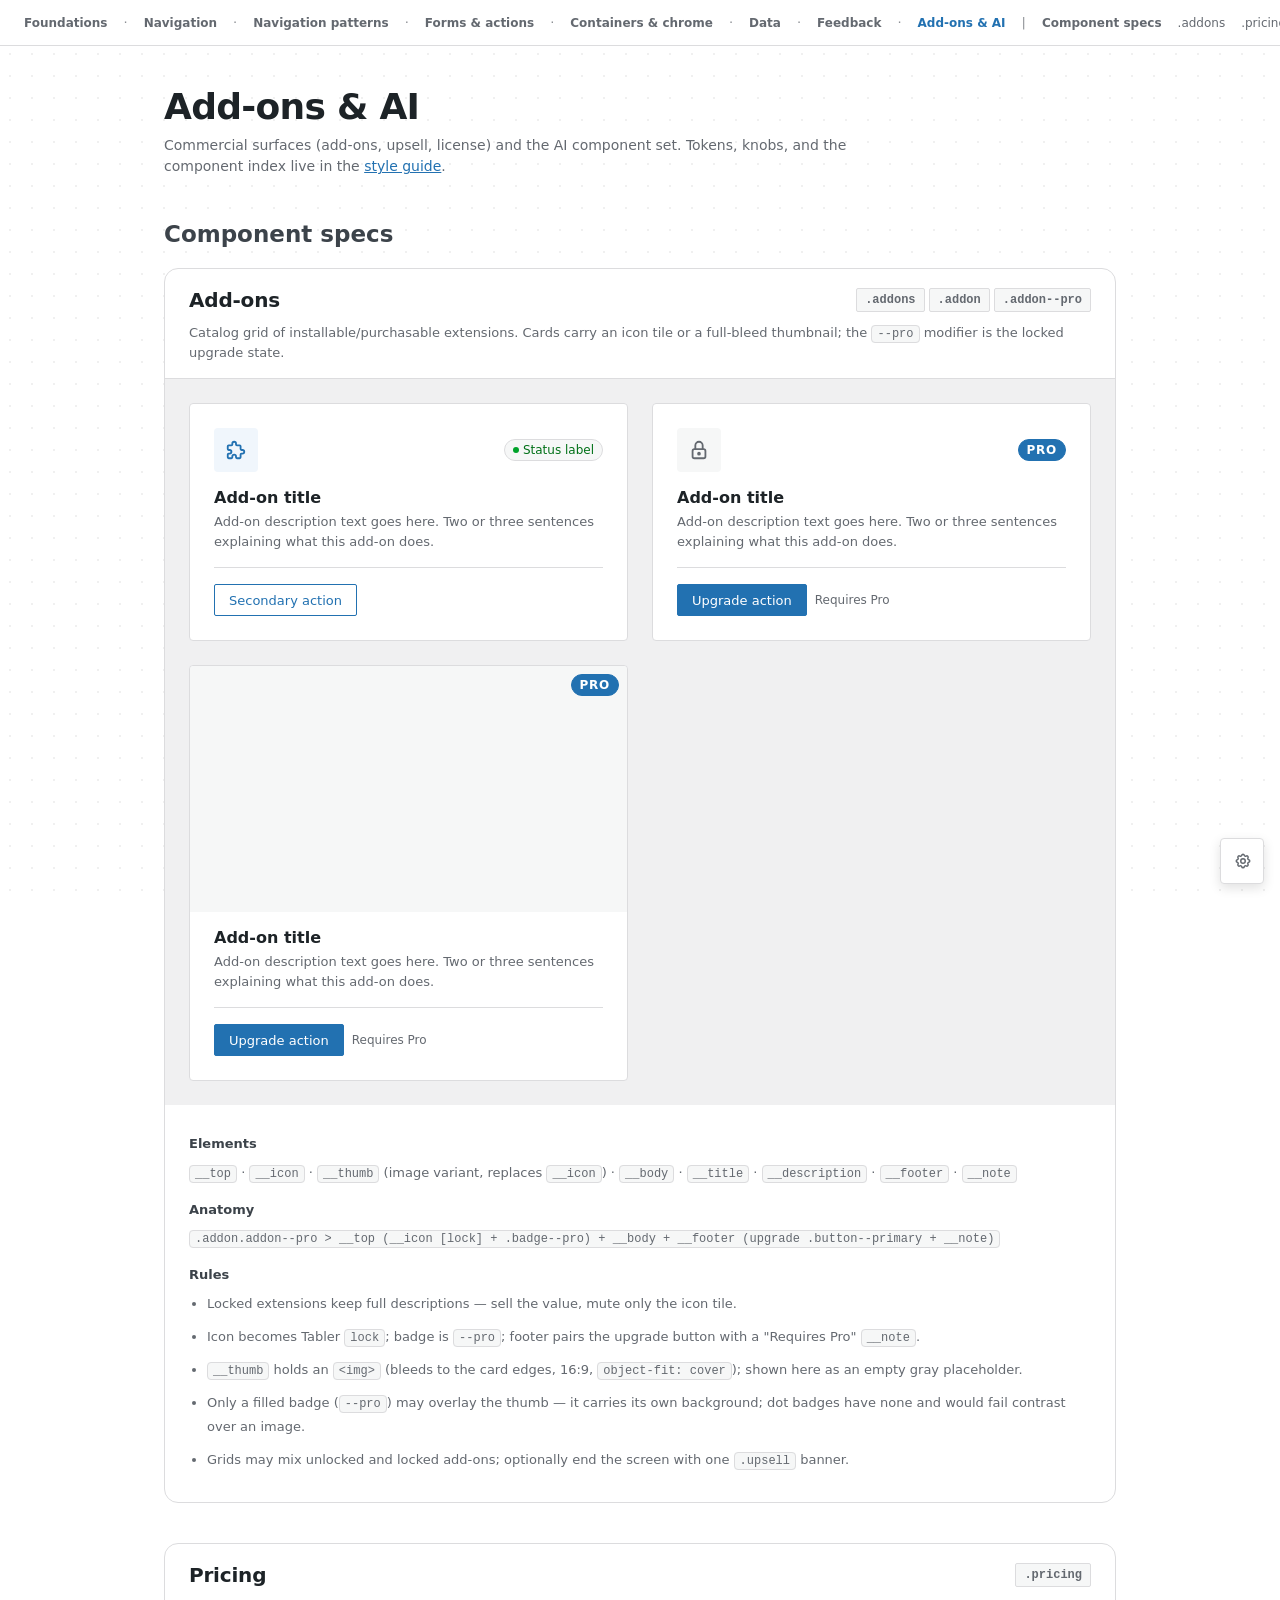
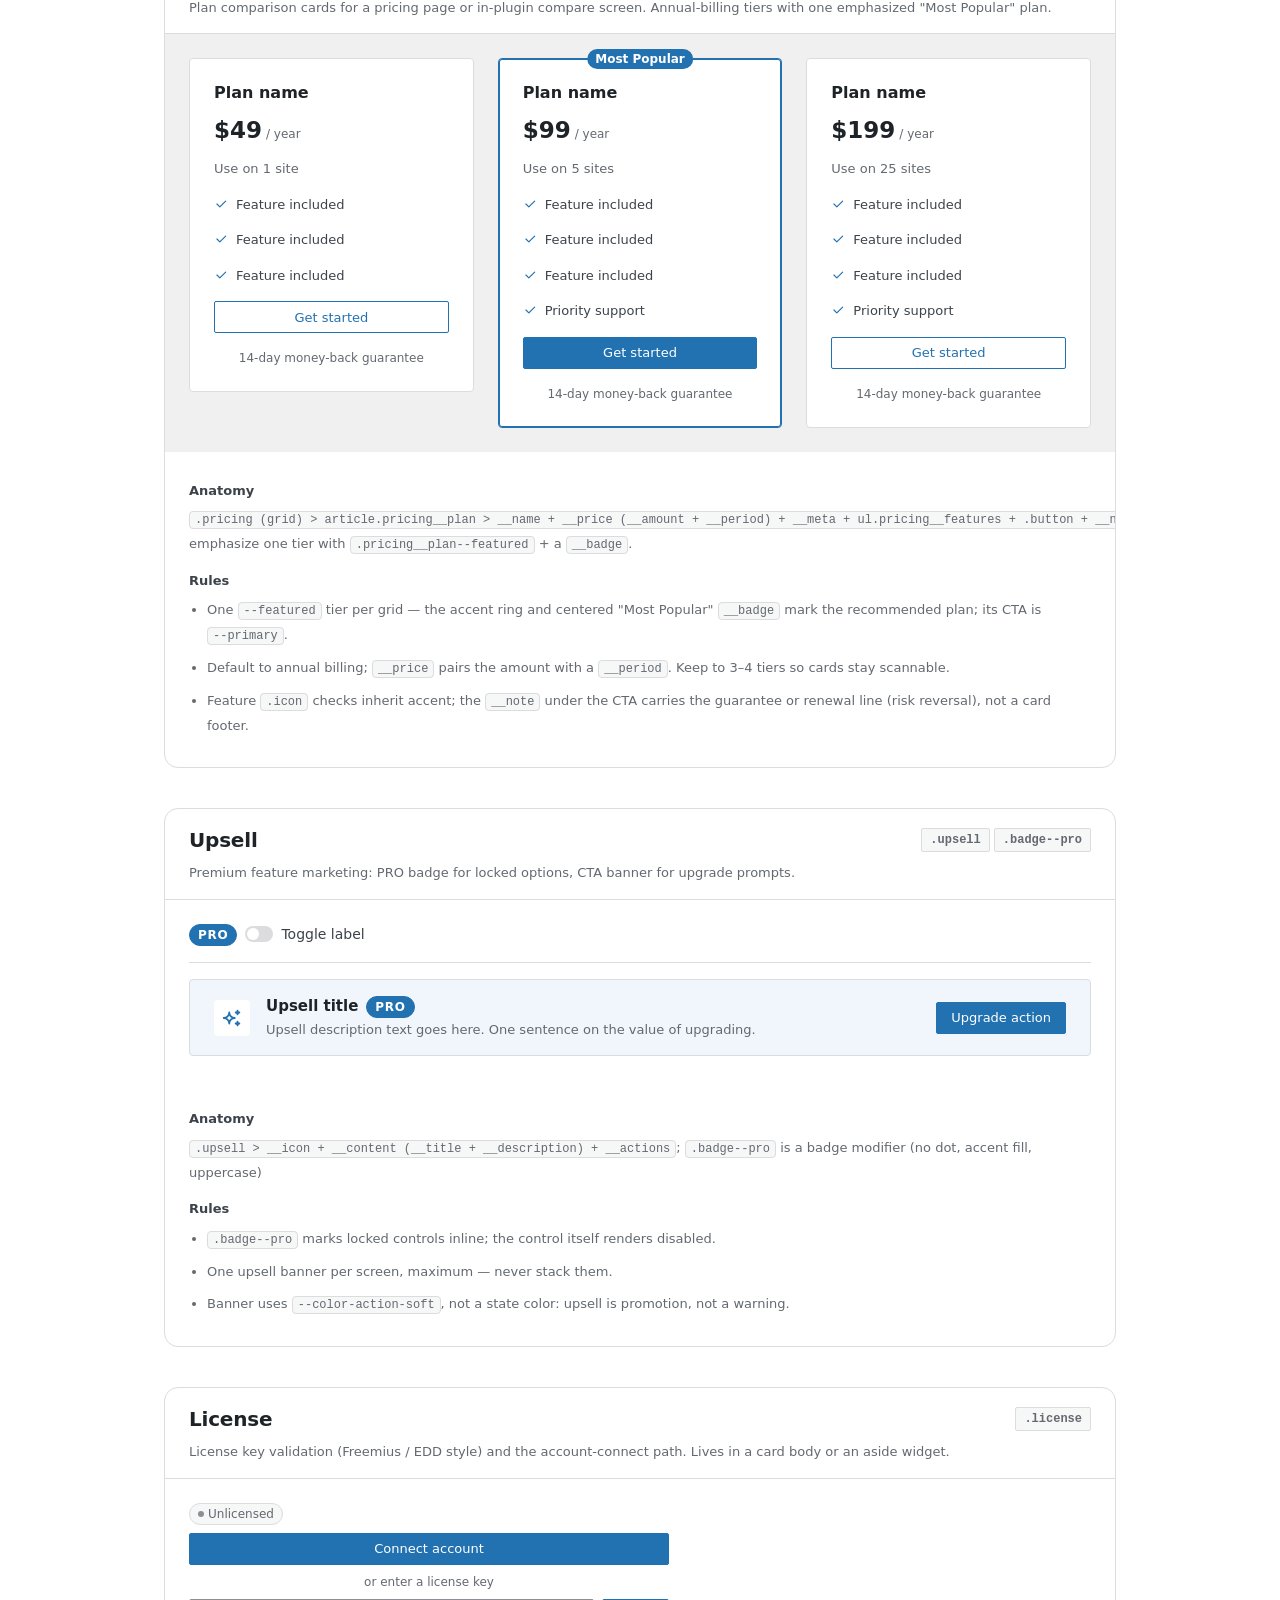
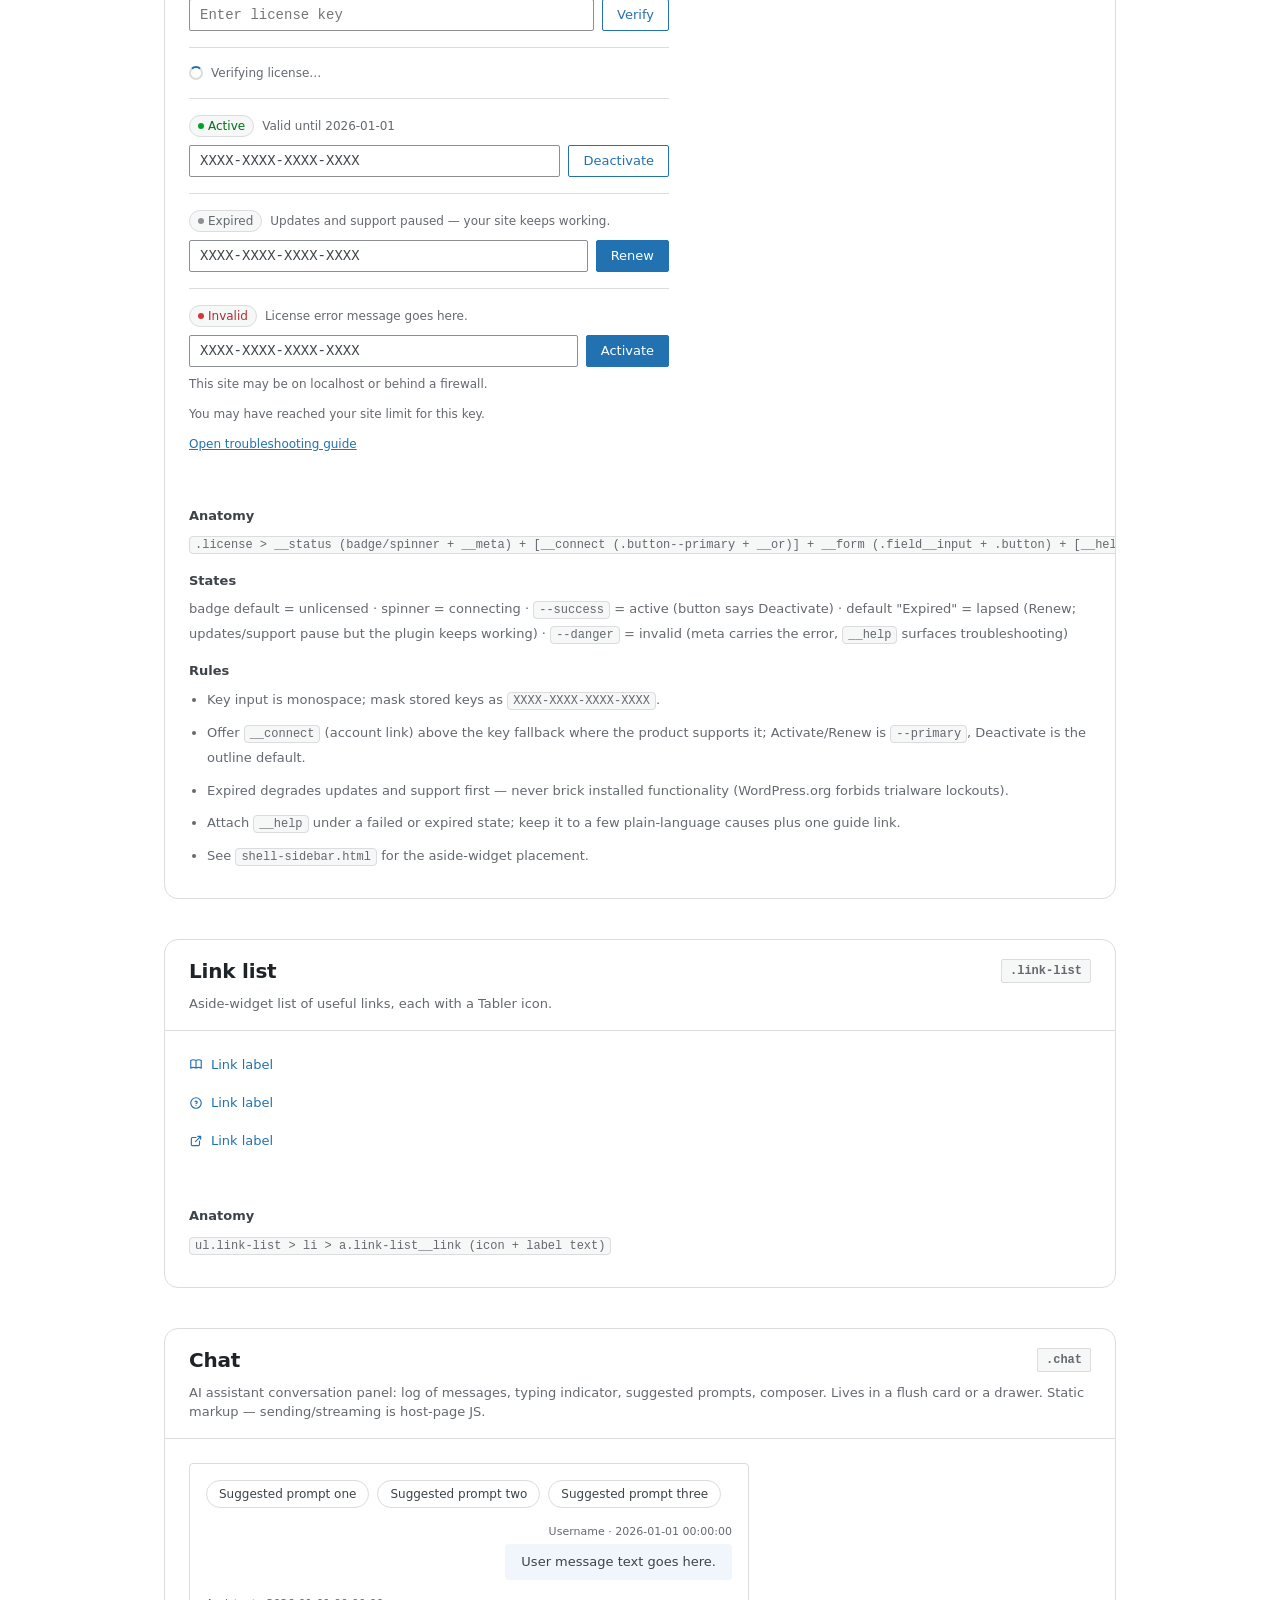
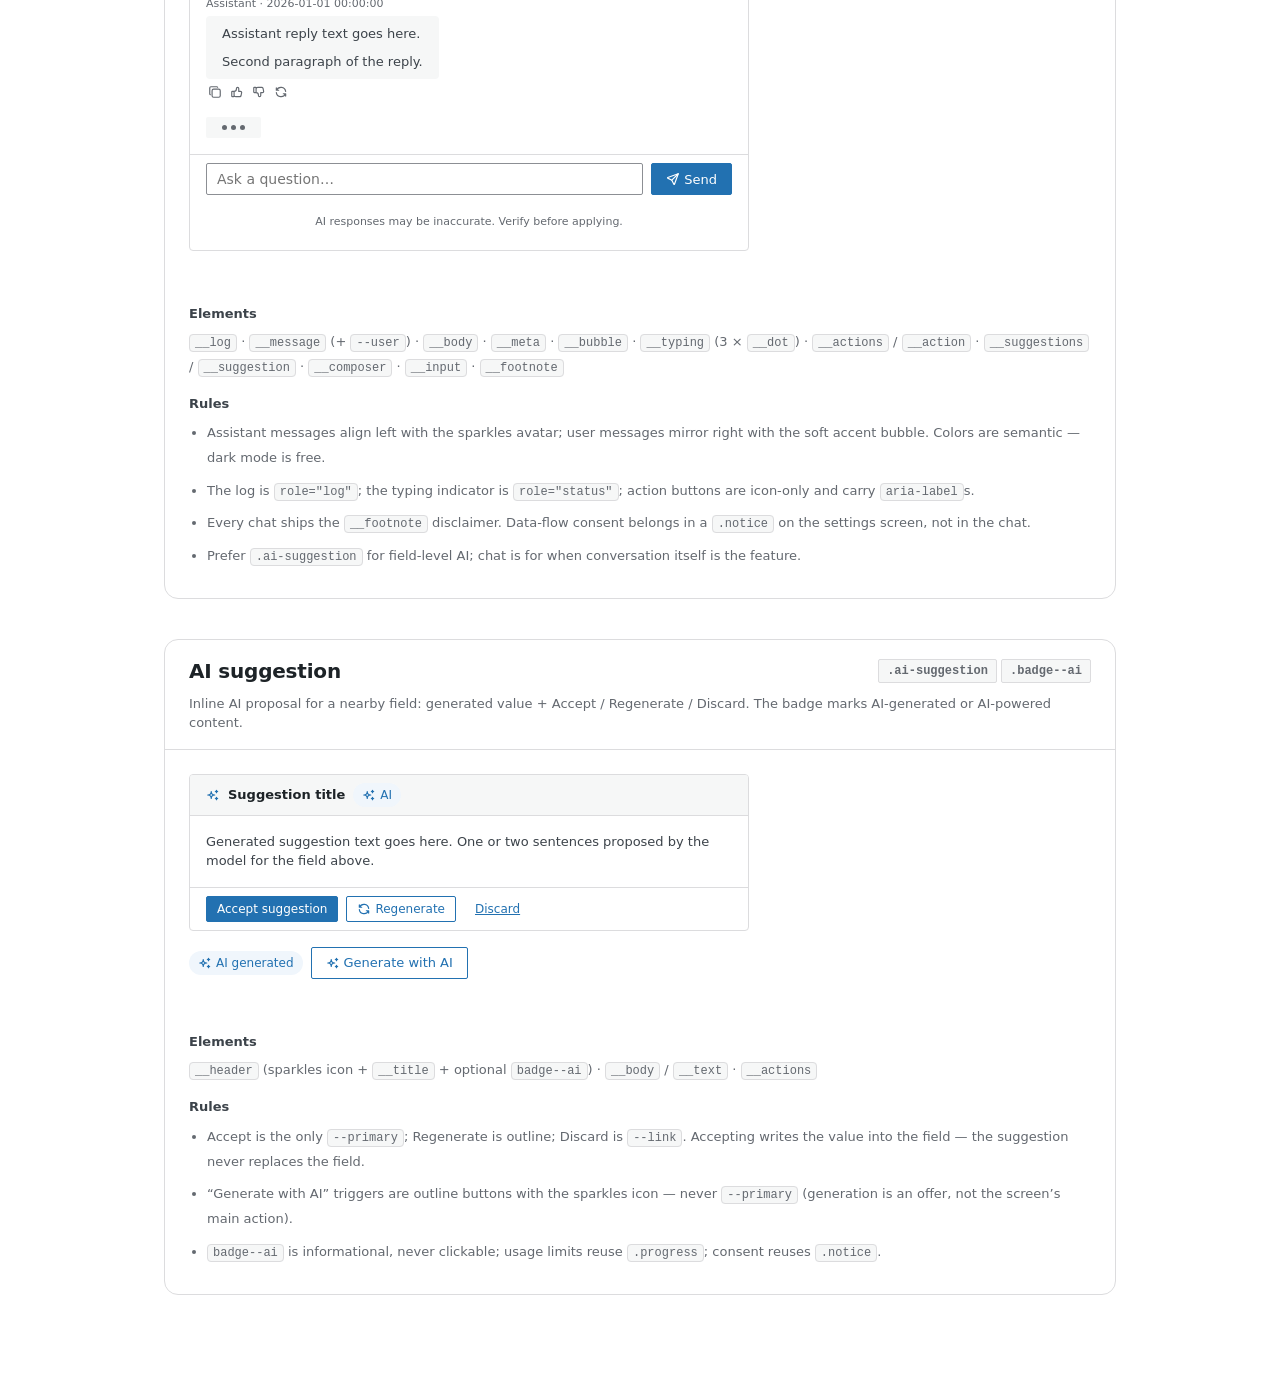
<file: examples/styleguide-addons-ai.html>
<!DOCTYPE html>
<html lang="en">
<head>
<meta charset="UTF-8">
<meta name="viewport" content="width=device-width, initial-scale=1.0">
<title>Style Guide — Add-ons & AI</title>
<link rel="stylesheet" href="../tokens.css">
<link rel="stylesheet" href="guide.css">
</head>
<body>
<svg data-bios-sprite xmlns="http://www.w3.org/2000/svg" style="display:none">
<symbol id="i-book" viewBox="0 0 24 24"><path fill="none" stroke="currentColor" stroke-linecap="round" stroke-linejoin="round" stroke-width="2" d="M3 19a9 9 0 0 1 9 0a9 9 0 0 1 9 0M3 6a9 9 0 0 1 9 0a9 9 0 0 1 9 0M3 6v13m9-13v13m9-13v13"/></symbol>
<symbol id="i-check" viewBox="0 0 24 24"><path fill="none" stroke="currentColor" stroke-linecap="round" stroke-linejoin="round" stroke-width="2" d="m5 12l5 5L20 7"/></symbol>
<symbol id="i-copy" viewBox="0 0 24 24"><g fill="none" stroke="currentColor" stroke-width="2" stroke-linecap="round" stroke-linejoin="round"><path stroke="none" d="M0 0h24v24H0z" fill="none" /> <path d="M7 9.667a2.667 2.667 0 0 1 2.667 -2.667h8.666a2.667 2.667 0 0 1 2.667 2.667v8.666a2.667 2.667 0 0 1 -2.667 2.667h-8.666a2.667 2.667 0 0 1 -2.667 -2.667l0 -8.666" /> <path d="M4.012 16.737a2.005 2.005 0 0 1 -1.012 -1.737v-10c0 -1.1 .9 -2 2 -2h10c.75 0 1.158 .385 1.5 1" /></g></symbol>
<symbol id="i-external-link" viewBox="0 0 24 24"><path fill="none" stroke="currentColor" stroke-linecap="round" stroke-linejoin="round" stroke-width="2" d="M12 6H6a2 2 0 0 0-2 2v10a2 2 0 0 0 2 2h10a2 2 0 0 0 2-2v-6m-7 1l9-9m-5 0h5v5"/></symbol>
<symbol id="i-help-circle" viewBox="0 0 24 24"><g fill="none" stroke="currentColor" stroke-linecap="round" stroke-linejoin="round" stroke-width="2"><path d="M3 12a9 9 0 1 0 18 0a9 9 0 0 0-18 0m9 4v.01"/><path d="M12 13a2 2 0 0 0 .914-3.782a1.98 1.98 0 0 0-2.414.483"/></g></symbol>
<symbol id="i-lock" viewBox="0 0 24 24"><g fill="none" stroke="currentColor" stroke-linecap="round" stroke-linejoin="round" stroke-width="2"><path d="M5 13a2 2 0 0 1 2-2h10a2 2 0 0 1 2 2v6a2 2 0 0 1-2 2H7a2 2 0 0 1-2-2z"/><path d="M11 16a1 1 0 1 0 2 0a1 1 0 0 0-2 0m-3-5V7a4 4 0 1 1 8 0v4"/></g></symbol>
<symbol id="i-puzzle" viewBox="0 0 24 24"><path fill="none" stroke="currentColor" stroke-linecap="round" stroke-linejoin="round" stroke-width="2" d="M4 7h3a1 1 0 0 0 1-1V5a2 2 0 0 1 4 0v1a1 1 0 0 0 1 1h3a1 1 0 0 1 1 1v3a1 1 0 0 0 1 1h1a2 2 0 0 1 0 4h-1a1 1 0 0 0-1 1v3a1 1 0 0 1-1 1h-3a1 1 0 0 1-1-1v-1a2 2 0 0 0-4 0v1a1 1 0 0 1-1 1H4a1 1 0 0 1-1-1v-3a1 1 0 0 1 1-1h1a2 2 0 0 0 0-4H4a1 1 0 0 1-1-1V8a1 1 0 0 1 1-1"/></symbol>
<symbol id="i-refresh" viewBox="0 0 24 24"><g fill="none" stroke="currentColor" stroke-width="2" stroke-linecap="round" stroke-linejoin="round"><path stroke="none" d="M0 0h24v24H0z" fill="none" /> <path d="M20 11a8.1 8.1 0 0 0 -15.5 -2m-.5 -4v4h4" /> <path d="M4 13a8.1 8.1 0 0 0 15.5 2m.5 4v-4h-4" /></g></symbol>
<symbol id="i-send" viewBox="0 0 24 24"><g fill="none" stroke="currentColor" stroke-width="2" stroke-linecap="round" stroke-linejoin="round"><path stroke="none" d="M0 0h24v24H0z" fill="none" /> <path d="M10 14l11 -11" /> <path d="M21 3l-6.5 18a.55 .55 0 0 1 -1 0l-3.5 -7l-7 -3.5a.55 .55 0 0 1 0 -1l18 -6.5" /></g></symbol>
<symbol id="i-sparkles" viewBox="0 0 24 24"><path fill="none" stroke="currentColor" stroke-linecap="round" stroke-linejoin="round" stroke-width="2" d="M16 18a2 2 0 0 1 2 2a2 2 0 0 1 2-2a2 2 0 0 1-2-2a2 2 0 0 1-2 2m0-12a2 2 0 0 1 2 2a2 2 0 0 1 2-2a2 2 0 0 1-2-2a2 2 0 0 1-2 2M9 18a6 6 0 0 1 6-6a6 6 0 0 1-6-6a6 6 0 0 1-6 6a6 6 0 0 1 6 6"/></symbol>
<symbol id="i-thumb-down" viewBox="0 0 24 24"><g fill="none" stroke="currentColor" stroke-width="2" stroke-linecap="round" stroke-linejoin="round"><path stroke="none" d="M0 0h24v24H0z" fill="none" /> <path d="M7 13v-8a1 1 0 0 0 -1 -1h-2a1 1 0 0 0 -1 1v7a1 1 0 0 0 1 1h3a4 4 0 0 1 4 4v1a2 2 0 0 0 4 0v-5h3a2 2 0 0 0 2 -2l-1 -5a2 3 0 0 0 -2 -2h-7a3 3 0 0 0 -3 3" /></g></symbol>
<symbol id="i-thumb-up" viewBox="0 0 24 24"><g fill="none" stroke="currentColor" stroke-width="2" stroke-linecap="round" stroke-linejoin="round"><path stroke="none" d="M0 0h24v24H0z" fill="none" /> <path d="M7 11v8a1 1 0 0 1 -1 1h-2a1 1 0 0 1 -1 -1v-7a1 1 0 0 1 1 -1h3a4 4 0 0 0 4 -4v-1a2 2 0 0 1 4 0v5h3a2 2 0 0 1 2 2l-1 5a2 3 0 0 1 -2 2h-7a3 3 0 0 1 -3 -3" /></g></symbol>
</svg>

<div class="guide">

  <h1 class="guide__title">Add-ons & AI</h1>
  <p class="guide__intro">Commercial surfaces (add-ons, upsell, license) and the AI component set. Tokens, knobs, and the component index live in the <a href="styleguide.html">style guide</a>.</p>

  <section class="guide__section">
    <h2 class="guide__section-title">Component specs</h2>

    <!-- addons -->
    <div class="spec">
      <div class="spec__head"><div class="spec__head-row"><h3 class="spec__title">Add-ons</h3><div class="spec__badges"><code class="spec__name">.addons</code><code class="spec__name">.addon</code><code class="spec__name">.addon--pro</code></div></div><p class="spec__purpose">Catalog grid of installable/purchasable extensions. Cards carry an icon tile or a full-bleed thumbnail; the <code>--pro</code> modifier is the locked upgrade state.</p></div>
      <div class="spec__demo">
        <div class="addons">
          <article class="addon">
            <div class="addon__top">
              <div class="addon__icon"><svg class="icon icon--lg" aria-hidden="true"><use href="#i-puzzle"/></svg></div>
              <span class="badge badge--success">Status label</span>
            </div>
            <div class="addon__body">
              <h3 class="addon__title">Add-on title</h3>
              <p class="addon__description">Add-on description text goes here. Two or three sentences explaining what this add-on does.</p>
            </div>
            <div class="addon__footer"><button class="button">Secondary action</button></div>
          </article>
          <article class="addon addon--pro">
            <div class="addon__top">
              <div class="addon__icon"><svg class="icon icon--lg" aria-hidden="true"><use href="#i-lock"/></svg></div>
              <span class="badge badge--pro">Pro</span>
            </div>
            <div class="addon__body">
              <h3 class="addon__title">Add-on title</h3>
              <p class="addon__description">Add-on description text goes here. Two or three sentences explaining what this add-on does.</p>
            </div>
            <div class="addon__footer">
              <button class="button button--primary">Upgrade action</button>
              <span class="addon__note">Requires Pro</span>
            </div>
          </article>
          <article class="addon addon--pro">
            <div class="addon__thumb">
              <span class="badge badge--pro">Pro</span>
            </div>
            <div class="addon__body">
              <h3 class="addon__title">Add-on title</h3>
              <p class="addon__description">Add-on description text goes here. Two or three sentences explaining what this add-on does.</p>
            </div>
            <div class="addon__footer">
              <button class="button button--primary">Upgrade action</button>
              <span class="addon__note">Requires Pro</span>
            </div>
          </article>
        </div>
      </div>
      <dl class="spec__api">
        <dt>Elements</dt><dd><code>__top</code> · <code>__icon</code> · <code>__thumb</code> (image variant, replaces <code>__icon</code>) · <code>__body</code> · <code>__title</code> · <code>__description</code> · <code>__footer</code> · <code>__note</code></dd>
        <dt>Anatomy</dt><dd><code>.addon.addon--pro &gt; __top (__icon [lock] + .badge--pro) + __body + __footer (upgrade .button--primary + __note)</code></dd>
        <dt>Rules</dt>
        <dd>
          <ul class="spec__rules">
            <li>Locked extensions keep full descriptions — sell the value, mute only the icon tile.</li>
            <li>Icon becomes Tabler <code>lock</code>; badge is <code>--pro</code>; footer pairs the upgrade button with a "Requires Pro" <code>__note</code>.</li>
            <li><code>__thumb</code> holds an <code>&lt;img&gt;</code> (bleeds to the card edges, 16:9, <code>object-fit: cover</code>); shown here as an empty gray placeholder.</li>
            <li>Only a filled badge (<code>--pro</code>) may overlay the thumb — it carries its own background; dot badges have none and would fail contrast over an image.</li>
            <li>Grids may mix unlocked and locked add-ons; optionally end the screen with one <code>.upsell</code> banner.</li>
          </ul>
        </dd>
      </dl>
    </div>

    <!-- pricing -->
    <div class="spec">
      <div class="spec__head"><div class="spec__head-row"><h3 class="spec__title">Pricing</h3><div class="spec__badges"><code class="spec__name">.pricing</code></div></div><p class="spec__purpose">Plan comparison cards for a pricing page or in-plugin compare screen. Annual-billing tiers with one emphasized "Most Popular" plan.</p></div>
      <div class="spec__demo">
        <div class="pricing">
          <article class="pricing__plan">
            <h3 class="pricing__name">Plan name</h3>
            <div class="pricing__price"><span class="pricing__amount">$49</span><span class="pricing__period">/ year</span></div>
            <p class="pricing__meta">Use on 1 site</p>
            <ul class="pricing__features">
              <li><svg class="icon icon--sm" aria-hidden="true"><use href="#i-check"/></svg>Feature included</li>
              <li><svg class="icon icon--sm" aria-hidden="true"><use href="#i-check"/></svg>Feature included</li>
              <li><svg class="icon icon--sm" aria-hidden="true"><use href="#i-check"/></svg>Feature included</li>
            </ul>
            <button class="button">Get started</button>
            <p class="pricing__note">14-day money-back guarantee</p>
          </article>
          <article class="pricing__plan pricing__plan--featured">
            <span class="pricing__badge">Most Popular</span>
            <h3 class="pricing__name">Plan name</h3>
            <div class="pricing__price"><span class="pricing__amount">$99</span><span class="pricing__period">/ year</span></div>
            <p class="pricing__meta">Use on 5 sites</p>
            <ul class="pricing__features">
              <li><svg class="icon icon--sm" aria-hidden="true"><use href="#i-check"/></svg>Feature included</li>
              <li><svg class="icon icon--sm" aria-hidden="true"><use href="#i-check"/></svg>Feature included</li>
              <li><svg class="icon icon--sm" aria-hidden="true"><use href="#i-check"/></svg>Feature included</li>
              <li><svg class="icon icon--sm" aria-hidden="true"><use href="#i-check"/></svg>Priority support</li>
            </ul>
            <button class="button button--primary">Get started</button>
            <p class="pricing__note">14-day money-back guarantee</p>
          </article>
          <article class="pricing__plan">
            <h3 class="pricing__name">Plan name</h3>
            <div class="pricing__price"><span class="pricing__amount">$199</span><span class="pricing__period">/ year</span></div>
            <p class="pricing__meta">Use on 25 sites</p>
            <ul class="pricing__features">
              <li><svg class="icon icon--sm" aria-hidden="true"><use href="#i-check"/></svg>Feature included</li>
              <li><svg class="icon icon--sm" aria-hidden="true"><use href="#i-check"/></svg>Feature included</li>
              <li><svg class="icon icon--sm" aria-hidden="true"><use href="#i-check"/></svg>Feature included</li>
              <li><svg class="icon icon--sm" aria-hidden="true"><use href="#i-check"/></svg>Priority support</li>
            </ul>
            <button class="button">Get started</button>
            <p class="pricing__note">14-day money-back guarantee</p>
          </article>
        </div>
      </div>
      <dl class="spec__api">
        <dt>Anatomy</dt><dd><code>.pricing (grid) &gt; article.pricing__plan &gt; __name + __price (__amount + __period) + __meta + ul.pricing__features + .button + __note</code>; emphasize one tier with <code>.pricing__plan--featured</code> + a <code>__badge</code>.</dd>
        <dt>Rules</dt>
        <dd>
          <ul class="spec__rules">
            <li>One <code>--featured</code> tier per grid — the accent ring and centered "Most Popular" <code>__badge</code> mark the recommended plan; its CTA is <code>--primary</code>.</li>
            <li>Default to annual billing; <code>__price</code> pairs the amount with a <code>__period</code>. Keep to 3–4 tiers so cards stay scannable.</li>
            <li>Feature <code>.icon</code> checks inherit accent; the <code>__note</code> under the CTA carries the guarantee or renewal line (risk reversal), not a card footer.</li>
          </ul>
        </dd>
      </dl>
    </div>

    <!-- upsell -->
    <div class="spec">
      <div class="spec__head"><div class="spec__head-row"><h3 class="spec__title">Upsell</h3><div class="spec__badges"><code class="spec__name">.upsell</code><code class="spec__name">.badge--pro</code></div></div><p class="spec__purpose">Premium feature marketing: PRO badge for locked options, CTA banner for upgrade prompts.</p></div>
      <div class="spec__demo spec__demo--card-bg">
        <div class="stack">
          <div class="row">
            <span class="badge badge--pro">Pro</span>
            <label class="toggle"><input class="toggle__input" type="checkbox" disabled><span class="toggle__track" aria-hidden="true"></span><span>Toggle label</span></label>
          </div>
          <div class="card__divider"></div>
          <div class="upsell">
            <div class="upsell__icon" aria-hidden="true"><svg class="icon icon--lg" aria-hidden="true"><use href="#i-sparkles"/></svg></div>
            <div class="upsell__content">
              <h4 class="upsell__title">Upsell title <span class="badge badge--pro">Pro</span></h4>
              <p class="upsell__description">Upsell description text goes here. One sentence on the value of upgrading.</p>
            </div>
            <div class="upsell__actions">
              <button class="button button--primary">Upgrade action</button>
            </div>
          </div>
        </div>
      </div>
      <dl class="spec__api">
        <dt>Anatomy</dt><dd><code>.upsell &gt; __icon + __content (__title + __description) + __actions</code>; <code>.badge--pro</code> is a badge modifier (no dot, accent fill, uppercase)</dd>
        <dt>Rules</dt>
        <dd>
          <ul class="spec__rules">
            <li><code>.badge--pro</code> marks locked controls inline; the control itself renders disabled.</li>
            <li>One upsell banner per screen, maximum — never stack them.</li>
            <li>Banner uses <code>--color-action-soft</code>, not a state color: upsell is promotion, not a warning.</li>
          </ul>
        </dd>
      </dl>
    </div>

    <!-- license -->
    <div class="spec">
      <div class="spec__head"><div class="spec__head-row"><h3 class="spec__title">License</h3><div class="spec__badges"><code class="spec__name">.license</code></div></div><p class="spec__purpose">License key validation (Freemius / EDD style) and the account-connect path. Lives in a card body or an aside widget.</p></div>
      <div class="spec__demo spec__demo--card-bg">
        <div class="stack demo-w-lg">
          <div class="license">
            <div class="license__status">
              <span class="badge">Unlicensed</span>
            </div>
            <div class="license__connect">
              <button class="button button--primary">Connect account</button>
              <span class="license__or">or enter a license key</span>
            </div>
            <div class="license__form">
              <input class="field__input" type="text" placeholder="Enter license key" aria-label="License key">
              <button class="button">Verify</button>
            </div>
          </div>
          <div class="card__divider"></div>
          <div class="license">
            <div class="license__status">
              <span class="spinner spinner--sm" role="status" aria-label="Verifying"></span>
              <span class="license__meta">Verifying license…</span>
            </div>
          </div>
          <div class="card__divider"></div>
          <div class="license">
            <div class="license__status">
              <span class="badge badge--success">Active</span>
              <span class="license__meta">Valid until 2026-01-01</span>
            </div>
            <div class="license__form">
              <input class="field__input" type="text" value="XXXX-XXXX-XXXX-XXXX" aria-label="License key">
              <button class="button">Deactivate</button>
            </div>
          </div>
          <div class="card__divider"></div>
          <div class="license">
            <div class="license__status">
              <span class="badge">Expired</span>
              <span class="license__meta">Updates and support paused — your site keeps working.</span>
            </div>
            <div class="license__form">
              <input class="field__input" type="text" value="XXXX-XXXX-XXXX-XXXX" aria-label="License key">
              <button class="button button--primary">Renew</button>
            </div>
          </div>
          <div class="card__divider"></div>
          <div class="license">
            <div class="license__status">
              <span class="badge badge--danger">Invalid</span>
              <span class="license__meta">License error message goes here.</span>
            </div>
            <div class="license__form">
              <input class="field__input" type="text" value="XXXX-XXXX-XXXX-XXXX" aria-label="License key">
              <button class="button button--primary">Activate</button>
            </div>
            <ul class="license__help">
              <li>This site may be on localhost or behind a firewall.</li>
              <li>You may have reached your site limit for this key.</li>
              <li><a href="#">Open troubleshooting guide</a></li>
            </ul>
          </div>
        </div>
      </div>
      <dl class="spec__api">
        <dt>Anatomy</dt><dd><code>.license &gt; __status (badge/spinner + __meta) + [__connect (.button--primary + __or)] + __form (.field__input + .button) + [__help]</code></dd>
        <dt>States</dt><dd>badge default = unlicensed · spinner = connecting · <code>--success</code> = active (button says Deactivate) · default "Expired" = lapsed (Renew; updates/support pause but the plugin keeps working) · <code>--danger</code> = invalid (meta carries the error, <code>__help</code> surfaces troubleshooting)</dd>
        <dt>Rules</dt>
        <dd>
          <ul class="spec__rules">
            <li>Key input is monospace; mask stored keys as <code>XXXX-XXXX-XXXX-XXXX</code>.</li>
            <li>Offer <code>__connect</code> (account link) above the key fallback where the product supports it; Activate/Renew is <code>--primary</code>, Deactivate is the outline default.</li>
            <li>Expired degrades updates and support first — never brick installed functionality (WordPress.org forbids trialware lockouts).</li>
            <li>Attach <code>__help</code> under a failed or expired state; keep it to a few plain-language causes plus one guide link.</li>
            <li>See <code>shell-sidebar.html</code> for the aside-widget placement.</li>
          </ul>
        </dd>
      </dl>
    </div>

    <!-- link-list -->
    <div class="spec">
      <div class="spec__head"><div class="spec__head-row"><h3 class="spec__title">Link list</h3><div class="spec__badges"><code class="spec__name">.link-list</code></div></div><p class="spec__purpose">Aside-widget list of useful links, each with a Tabler icon.</p></div>
      <div class="spec__demo spec__demo--card-bg">
        <ul class="link-list">
          <li><a class="link-list__link" href="#"><svg class="icon icon--sm" aria-hidden="true"><use href="#i-book"/></svg>Link label</a></li>
          <li><a class="link-list__link" href="#"><svg class="icon icon--sm" aria-hidden="true"><use href="#i-help-circle"/></svg>Link label</a></li>
          <li><a class="link-list__link" href="#"><svg class="icon icon--sm" aria-hidden="true"><use href="#i-external-link"/></svg>Link label</a></li>
        </ul>
      </div>
      <dl class="spec__api">
        <dt>Anatomy</dt><dd><code>ul.link-list &gt; li &gt; a.link-list__link (icon + label text)</code></dd>
      </dl>
    </div>

    <!-- chat -->
    <div class="spec">
      <div class="spec__head"><div class="spec__head-row"><h3 class="spec__title">Chat</h3><div class="spec__badges"><code class="spec__name">.chat</code></div></div><p class="spec__purpose">AI assistant conversation panel: log of messages, typing indicator, suggested prompts, composer. Lives in a flush card or a drawer. Static markup — sending/streaming is host-page JS.</p></div>
      <div class="spec__demo spec__demo--card-bg">
        <div class="chat demo-w-xl demo-framed">
          <div class="chat__log" role="log" aria-label="Conversation">
            <div class="chat__suggestions">
              <button class="chat__suggestion">Suggested prompt one</button>
              <button class="chat__suggestion">Suggested prompt two</button>
              <button class="chat__suggestion">Suggested prompt three</button>
            </div>
            <div class="chat__message chat__message--user">
              <div class="chat__body">
                <span class="chat__meta">Username · 2026-01-01 00:00:00</span>
                <div class="chat__bubble"><p>User message text goes here.</p></div>
              </div>
            </div>
            <div class="chat__message">
              <div class="chat__body">
                <span class="chat__meta">Assistant · 2026-01-01 00:00:00</span>
                <div class="chat__bubble"><p>Assistant reply text goes here.</p><p>Second paragraph of the reply.</p></div>
                <div class="chat__actions">
                  <button class="chat__action" aria-label="Copy reply"><svg class="icon icon--sm" aria-hidden="true"><use href="#i-copy"/></svg></button>
                  <button class="chat__action" aria-label="Good reply"><svg class="icon icon--sm" aria-hidden="true"><use href="#i-thumb-up"/></svg></button>
                  <button class="chat__action" aria-label="Bad reply"><svg class="icon icon--sm" aria-hidden="true"><use href="#i-thumb-down"/></svg></button>
                  <button class="chat__action" aria-label="Regenerate reply"><svg class="icon icon--sm" aria-hidden="true"><use href="#i-refresh"/></svg></button>
                </div>
              </div>
            </div>
            <div class="chat__message">
              <div class="chat__body">
                <div class="chat__typing" role="status" aria-label="Assistant is typing"><span class="chat__dot"></span><span class="chat__dot"></span><span class="chat__dot"></span></div>
              </div>
            </div>
          </div>
          <div class="chat__composer">
            <input class="field__input chat__input" type="text" placeholder="Ask a question…" aria-label="Message">
            <button class="button button--primary" aria-label="Send message"><svg class="icon icon--sm" aria-hidden="true"><use href="#i-send"/></svg>Send</button>
          </div>
          <p class="chat__footnote">AI responses may be inaccurate. Verify before applying.</p>
        </div>
      </div>
      <dl class="spec__api">
        <dt>Elements</dt><dd><code>__log</code> · <code>__message</code> (+ <code>--user</code>) · <code>__body</code> · <code>__meta</code> · <code>__bubble</code> · <code>__typing</code> (3 × <code>__dot</code>) · <code>__actions</code> / <code>__action</code> · <code>__suggestions</code> / <code>__suggestion</code> · <code>__composer</code> · <code>__input</code> · <code>__footnote</code></dd>
        <dt>Rules</dt>
        <dd>
          <ul class="spec__rules">
            <li>Assistant messages align left with the sparkles avatar; user messages mirror right with the soft accent bubble. Colors are semantic — dark mode is free.</li>
            <li>The log is <code>role="log"</code>; the typing indicator is <code>role="status"</code>; action buttons are icon-only and carry <code>aria-label</code>s.</li>
            <li>Every chat ships the <code>__footnote</code> disclaimer. Data-flow consent belongs in a <code>.notice</code> on the settings screen, not in the chat.</li>
            <li>Prefer <code>.ai-suggestion</code> for field-level AI; chat is for when conversation itself is the feature.</li>
          </ul>
        </dd>
      </dl>
    </div>

    <!-- ai-suggestion -->
    <div class="spec">
      <div class="spec__head"><div class="spec__head-row"><h3 class="spec__title">AI suggestion</h3><div class="spec__badges"><code class="spec__name">.ai-suggestion</code><code class="spec__name">.badge--ai</code></div></div><p class="spec__purpose">Inline AI proposal for a nearby field: generated value + Accept / Regenerate / Discard. The badge marks AI-generated or AI-powered content.</p></div>
      <div class="spec__demo spec__demo--card-bg">
        <div class="stack demo-w-xl">
          <div class="ai-suggestion">
            <div class="ai-suggestion__header">
              <svg class="icon icon--sm" aria-hidden="true"><use href="#i-sparkles"/></svg>
              <h4 class="ai-suggestion__title">Suggestion title</h4>
              <span class="badge badge--ai"><svg class="icon icon--sm" aria-hidden="true"><use href="#i-sparkles"/></svg>AI</span>
            </div>
            <div class="ai-suggestion__body">
              <p class="ai-suggestion__text">Generated suggestion text goes here. One or two sentences proposed by the model for the field above.</p>
            </div>
            <div class="ai-suggestion__actions">
              <button class="button button--primary button--small">Accept suggestion</button>
              <button class="button button--small"><svg class="icon icon--sm" aria-hidden="true"><use href="#i-refresh"/></svg>Regenerate</button>
              <button class="button button--link button--small">Discard</button>
            </div>
          </div>
          <div class="row">
            <span class="badge badge--ai"><svg class="icon icon--sm" aria-hidden="true"><use href="#i-sparkles"/></svg>AI generated</span>
            <button class="button"><svg class="icon icon--sm" aria-hidden="true"><use href="#i-sparkles"/></svg>Generate with AI</button>
          </div>
        </div>
      </div>
      <dl class="spec__api">
        <dt>Elements</dt><dd><code>__header</code> (sparkles icon + <code>__title</code> + optional <code>badge--ai</code>) · <code>__body</code> / <code>__text</code> · <code>__actions</code></dd>
        <dt>Rules</dt>
        <dd>
          <ul class="spec__rules">
            <li>Accept is the only <code>--primary</code>; Regenerate is outline; Discard is <code>--link</code>. Accepting writes the value into the field — the suggestion never replaces the field.</li>
            <li>“Generate with AI” triggers are outline buttons with the sparkles icon — never <code>--primary</code> (generation is an offer, not the screen’s main action).</li>
            <li><code>badge--ai</code> is informational, never clickable; usage limits reuse <code>.progress</code>; consent reuses <code>.notice</code>.</li>
          </ul>
        </dd>
      </dl>
    </div>

  </section>

</div>

<script src="guide.js"></script>
</body>
</html>
</file>
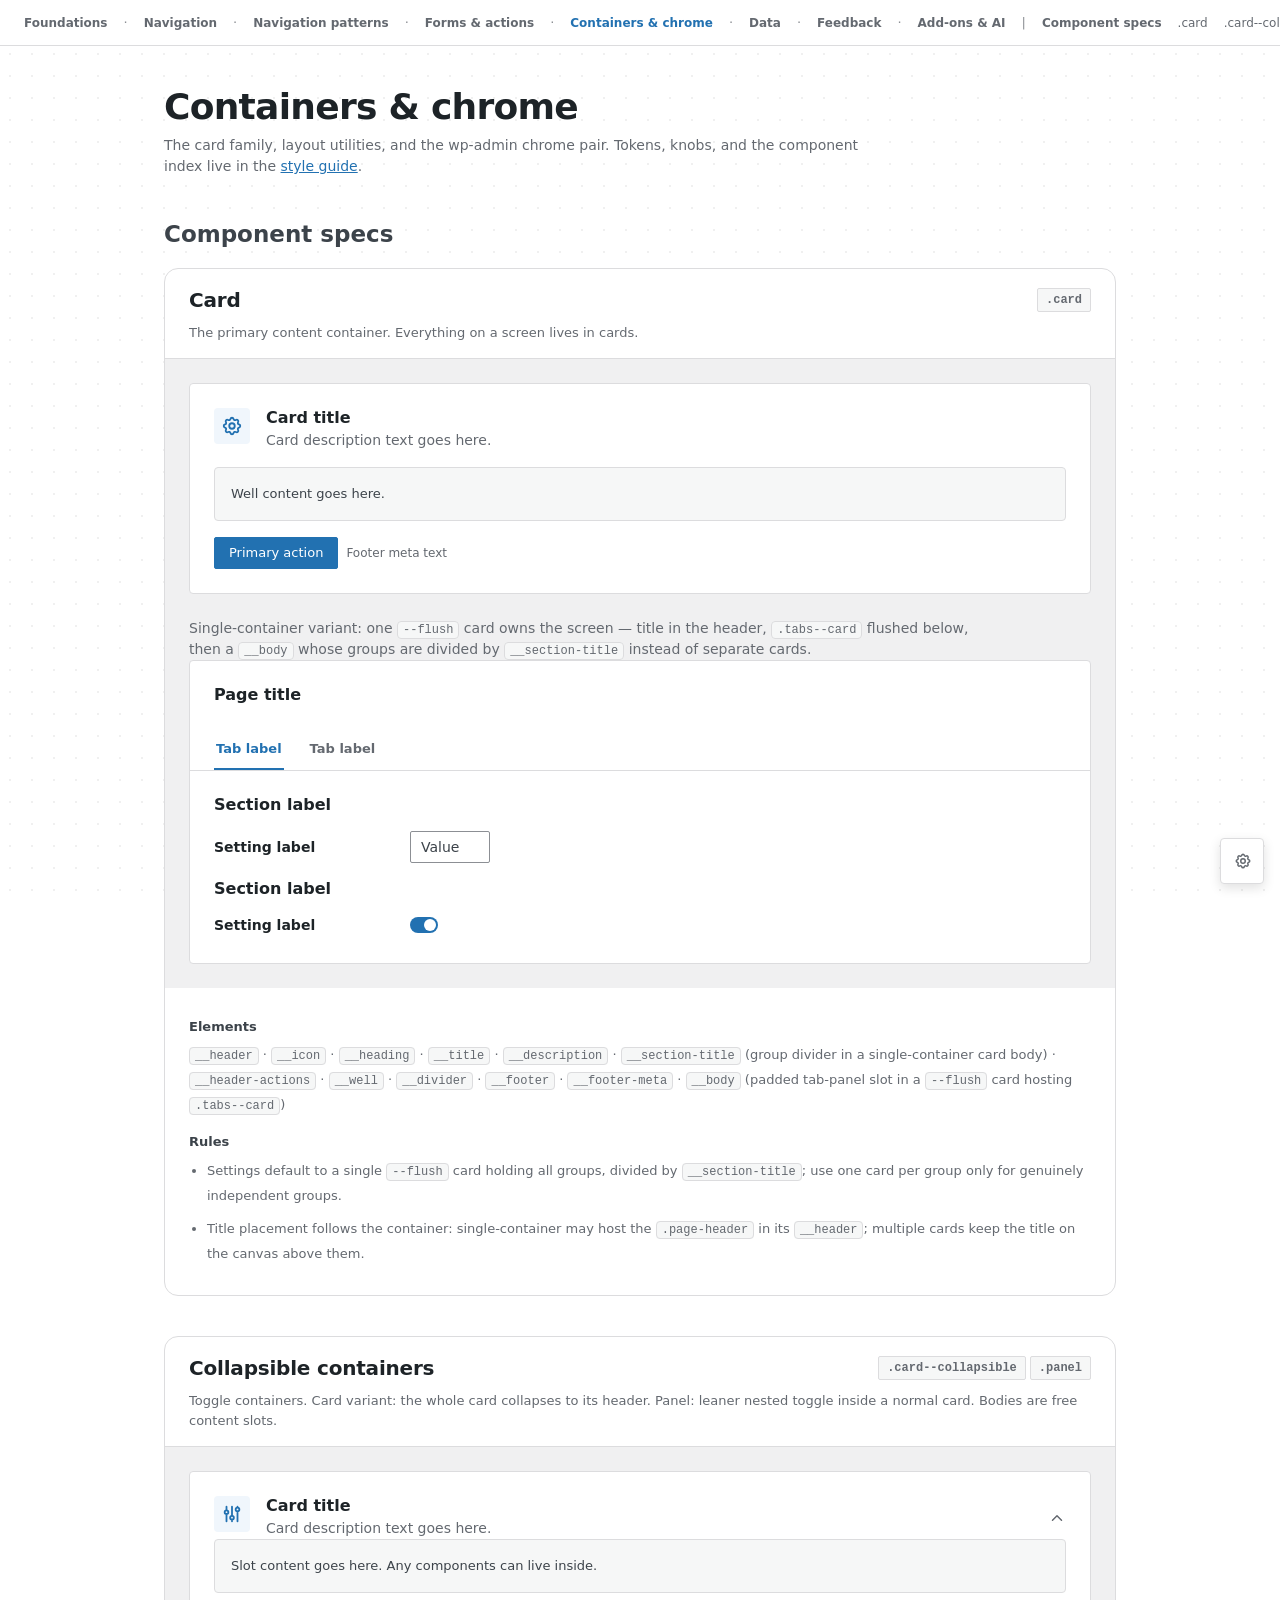
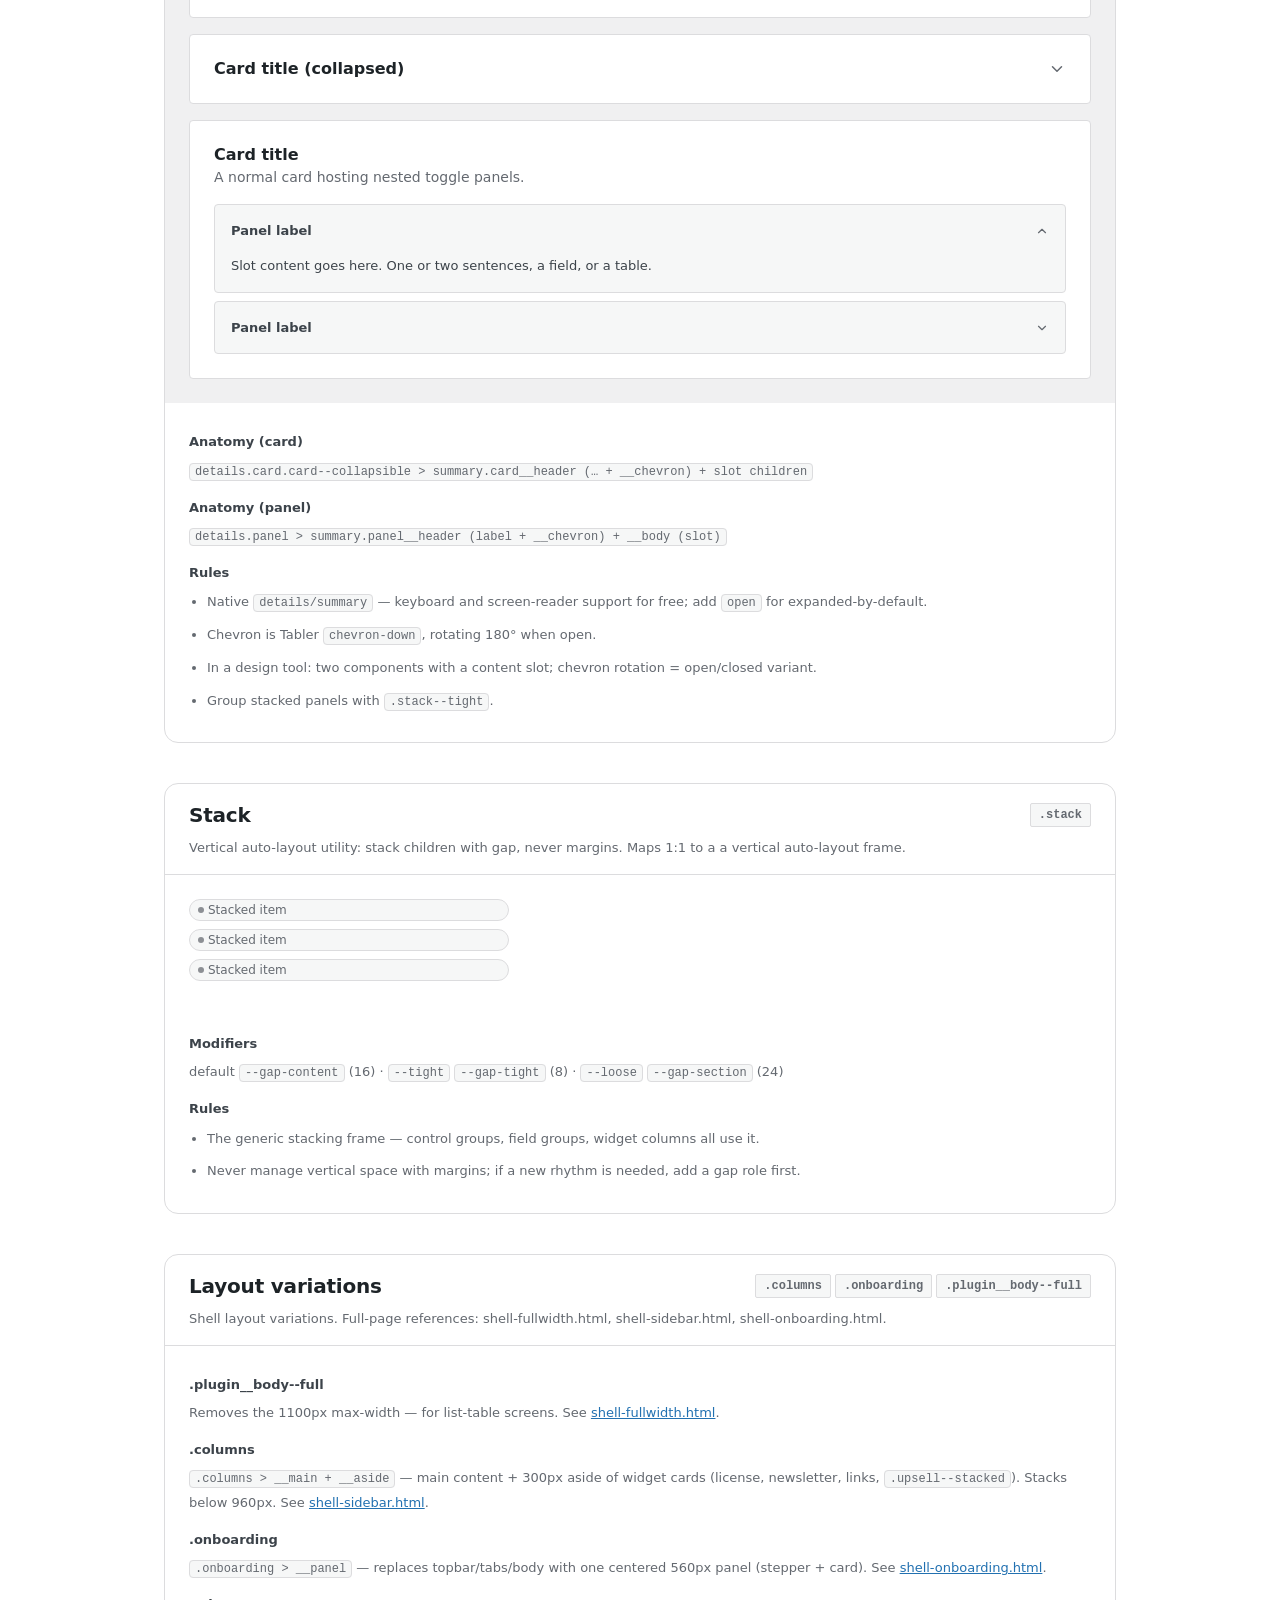
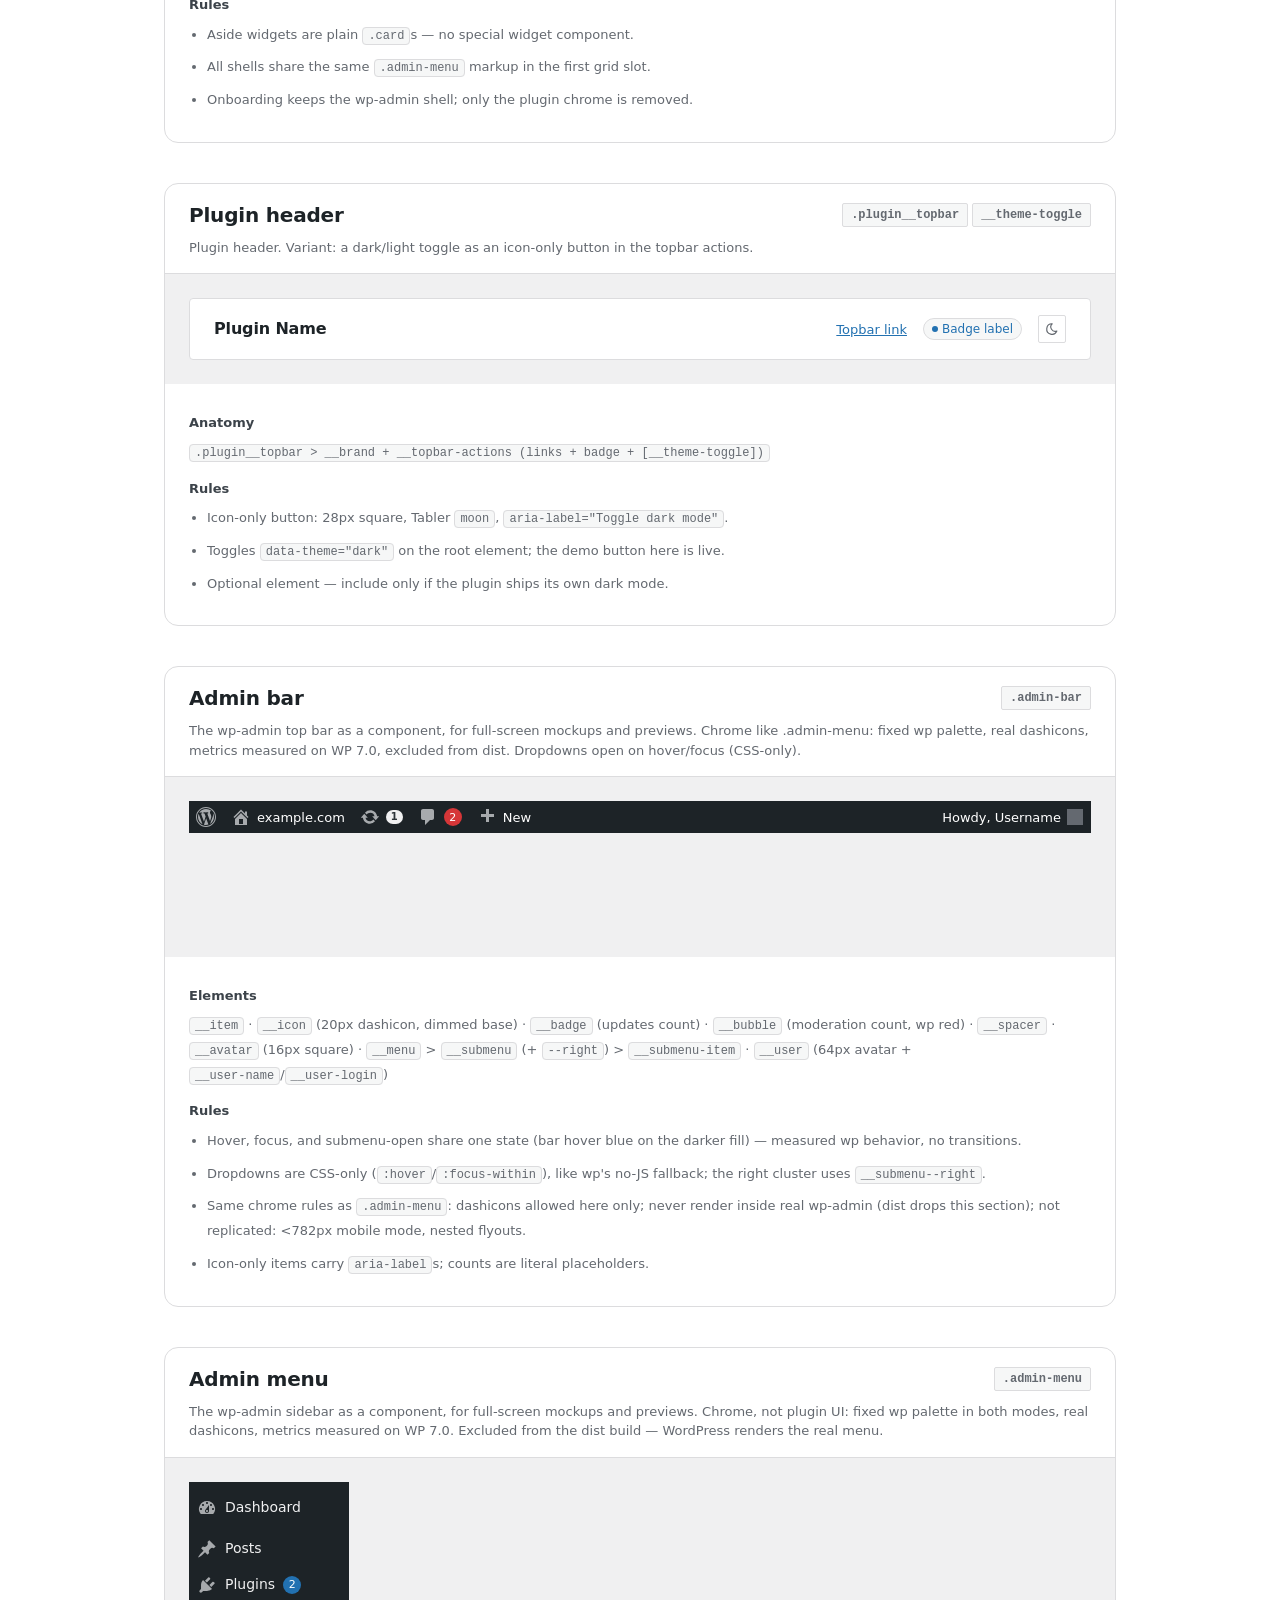
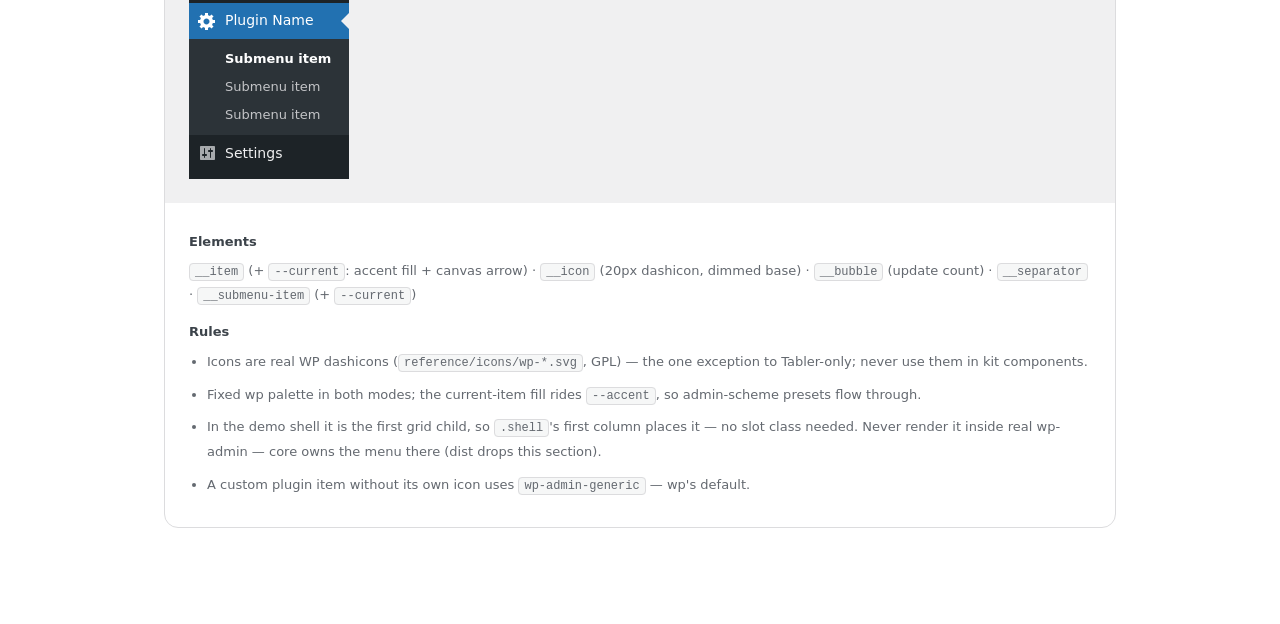
<file: examples/styleguide-containers.html>
<!DOCTYPE html>
<html lang="en">
<head>
<meta charset="UTF-8">
<meta name="viewport" content="width=device-width, initial-scale=1.0">
<title>Style Guide — Containers & chrome</title>
<link rel="stylesheet" href="../tokens.css">
<link rel="stylesheet" href="guide.css">
</head>
<body>
<svg data-bios-sprite xmlns="http://www.w3.org/2000/svg" style="display:none">
<symbol id="i-adjustments" viewBox="0 0 24 24"><path fill="none" stroke="currentColor" stroke-linecap="round" stroke-linejoin="round" stroke-width="2" d="M4 10a2 2 0 1 0 4 0a2 2 0 0 0-4 0m2-6v4m0 4v8m4-4a2 2 0 1 0 4 0a2 2 0 0 0-4 0m2-12v10m0 4v2m4-13a2 2 0 1 0 4 0a2 2 0 0 0-4 0m2-3v1m0 4v11"/></symbol>
<symbol id="i-chevron-down" viewBox="0 0 24 24"><path fill="none" stroke="currentColor" stroke-linecap="round" stroke-linejoin="round" stroke-width="2" d="m6 9l6 6l6-6"/></symbol>
<symbol id="i-moon" viewBox="0 0 24 24"><path fill="none" stroke="currentColor" stroke-linecap="round" stroke-linejoin="round" stroke-width="2" d="M12 3h.393a7.5 7.5 0 0 0 7.92 12.446A9 9 0 1 1 12 2.992z"/></symbol>
<symbol id="i-settings" viewBox="0 0 24 24"><g fill="none" stroke="currentColor" stroke-linecap="round" stroke-linejoin="round" stroke-width="2"><path d="M10.325 4.317c.426-1.756 2.924-1.756 3.35 0a1.724 1.724 0 0 0 2.573 1.066c1.543-.94 3.31.826 2.37 2.37a1.724 1.724 0 0 0 1.065 2.572c1.756.426 1.756 2.924 0 3.35a1.724 1.724 0 0 0-1.066 2.573c.94 1.543-.826 3.31-2.37 2.37a1.724 1.724 0 0 0-2.572 1.065c-.426 1.756-2.924 1.756-3.35 0a1.724 1.724 0 0 0-2.573-1.066c-1.543.94-3.31-.826-2.37-2.37a1.724 1.724 0 0 0-1.065-2.572c-1.756-.426-1.756-2.924 0-3.35a1.724 1.724 0 0 0 1.066-2.573c-.94-1.543.826-3.31 2.37-2.37c1 .608 2.296.07 2.572-1.065"/><path d="M9 12a3 3 0 1 0 6 0a3 3 0 0 0-6 0"/></g></symbol>
<symbol id="i-wp-admin-comments" viewBox="0 0 20 20"><path fill="none" d="M0 0h20v20H0z"/><path d="M5 2h9c1.1 0 2 .9 2 2v7c0 1.1-.9 2-2 2h-2l-5 5v-5H5c-1.1 0-2-.9-2-2V4c0-1.1.9-2 2-2z"/></symbol>
<symbol id="i-wp-admin-generic" viewBox="0 0 20 20"><path fill="none" d="M0 0h20v20H0z"/><path d="M18 12h-2.18c-.17.7-.44 1.35-.81 1.93l1.54 1.54-2.1 2.1-1.54-1.54c-.58.36-1.23.63-1.91.79V19H8v-2.18c-.68-.16-1.33-.43-1.91-.79l-1.54 1.54-2.12-2.12 1.54-1.54c-.36-.58-.63-1.23-.79-1.91H1V9.03h2.17c.16-.7.44-1.35.8-1.94L2.43 5.55l2.1-2.1 1.54 1.54c.58-.37 1.24-.64 1.93-.81V2h3v2.18c.68.16 1.33.43 1.91.79l1.54-1.54 2.12 2.12-1.54 1.54c.36.59.64 1.24.8 1.94H18V12zm-8.5 1.5c1.66 0 3-1.34 3-3s-1.34-3-3-3-3 1.34-3 3 1.34 3 3 3z"/></symbol>
<symbol id="i-wp-admin-home" viewBox="0 0 20 20"><path fill="none" d="M0 0h20v20H0z"/><path d="M16 8.5l1.53 1.53-1.06 1.06L10 4.62l-6.47 6.47-1.06-1.06L10 2.5l4 4v-2h2v4zm-6-2.46l6 5.99V18H4v-5.97zM12 17v-5H8v5h4z"/></symbol>
<symbol id="i-wp-admin-plugins" viewBox="0 0 20 20"><path fill="none" d="M0 0h20v20H0z"/><path d="M13.11 4.36L9.87 7.6 8 5.73l3.24-3.24c.35-.34 1.05-.2 1.56.32.52.51.66 1.21.31 1.55zm-8 1.77l.91-1.12 9.01 9.01-1.19.84c-.71.71-2.63 1.16-3.82 1.16H6.14L4.9 17.26c-.59.59-1.54.59-2.12 0a1.49 1.49 0 010-2.12l1.24-1.24v-3.88c0-1.13.4-3.19 1.09-3.89zm7.26 3.97l3.24-3.24c.34-.35 1.04-.21 1.55.31.52.51.66 1.21.31 1.55l-3.24 3.25z"/></symbol>
<symbol id="i-wp-admin-post" viewBox="0 0 20 20"><path fill="none" d="M0 0h20v20H0z"/><path d="M10.44 3.02l1.82-1.82 6.36 6.35-1.83 1.82a2.731 2.731 0 00-3.41.36l-.75.75c-.92.93-1.04 2.35-.35 3.41l-1.83 1.82-2.41-2.41-2.8 2.79c-.42.42-3.38 2.71-3.8 2.29s1.86-3.39 2.28-3.81l2.79-2.79L4.1 9.36l1.83-1.82c1.05.69 2.48.57 3.4-.36l.75-.75c.93-.92 1.05-2.35.36-3.41z"/></symbol>
<symbol id="i-wp-admin-settings" viewBox="0 0 20 20"><path fill="none" d="M0 0h20v20H0z"/><path d="M18 16V4c0-.55-.45-1-1-1H4c-.55 0-1 .45-1 1v12c0 .55.45 1 1 1h13c.55 0 1-.45 1-1zM8 11h1c.55 0 1 .45 1 1s-.45 1-1 1H8v1.5c0 .28-.22.5-.5.5s-.5-.22-.5-.5V13H6c-.55 0-1-.45-1-1s.45-1 1-1h1V5.5c0-.28.22-.5.5-.5s.5.22.5.5V11zm5-2h-1c-.55 0-1-.45-1-1s.45-1 1-1h1V5.5c0-.28.22-.5.5-.5s.5.22.5.5V7h1c.55 0 1 .45 1 1s-.45 1-1 1h-1v5.5c0 .28-.22.5-.5.5s-.5-.22-.5-.5V9z"/></symbol>
<symbol id="i-wp-dashboard" viewBox="0 0 20 20"><path fill="none" d="M0 0h20v20H0z"/><path d="M3.76 16h12.48A7.998 7.998 0 0010 3a7.998 7.998 0 00-6.24 13zM10 4c.55 0 1 .45 1 1s-.45 1-1 1-1-.45-1-1 .45-1 1-1zM6 6c.55 0 1 .45 1 1s-.45 1-1 1-1-.45-1-1 .45-1 1-1zm8 0c.55 0 1 .45 1 1s-.45 1-1 1-1-.45-1-1 .45-1 1-1zm-5.37 5.55L12 7v6c0 1.1-.9 2-2 2s-2-.9-2-2c0-.57.24-1.08.63-1.45zM4 10c.55 0 1 .45 1 1s-.45 1-1 1-1-.45-1-1 .45-1 1-1zm12 0c.55 0 1 .45 1 1s-.45 1-1 1-1-.45-1-1 .45-1 1-1zm-5 3c0-.55-.45-1-1-1s-1 .45-1 1 .45 1 1 1 1-.45 1-1z"/></symbol>
<symbol id="i-wp-plus" viewBox="0 0 20 20"><path fill="none" d="M0 0h20v20H0z"/><path d="M17 7v3h-5v5H9v-5H4V7h5V2h3v5h5z"/></symbol>
<symbol id="i-wp-update" viewBox="0 0 20 20"><path fill="none" d="M0 0h20v20H0z"/><path d="M10.2 3.28c3.53 0 6.43 2.61 6.92 6h2.08l-3.5 4-3.5-4h2.32a4.439 4.439 0 00-4.32-3.45c-1.45 0-2.73.71-3.54 1.78L4.95 5.66a6.965 6.965 0 015.25-2.38zm-.4 13.44c-3.52 0-6.43-2.61-6.92-6H.8l3.5-4c1.17 1.33 2.33 2.67 3.5 4H5.48a4.439 4.439 0 004.32 3.45c1.45 0 2.73-.71 3.54-1.78l1.71 1.95a6.95 6.95 0 01-5.25 2.38z"/></symbol>
<symbol id="i-wp-wordpress" viewBox="0 0 20 20"><path fill="none" d="M0 0h20v20H0z"/><path d="M20 10c0-5.52-4.48-10-10-10S0 4.48 0 10s4.48 10 10 10 10-4.48 10-10zM10 1.01c4.97 0 8.99 4.02 8.99 8.99s-4.02 8.99-8.99 8.99S1.01 14.97 1.01 10 5.03 1.01 10 1.01zM8.01 14.82L4.96 6.61c.49-.03 1.05-.08 1.05-.08.43-.05.38-1.01-.06-.99 0 0-1.29.1-2.13.1-.15 0-.33 0-.52-.01 1.44-2.17 3.9-3.6 6.7-3.6 2.09 0 3.99.79 5.41 2.09-.6-.08-1.45.35-1.45 1.42 0 .66.38 1.22.79 1.88.31.54.5 1.22.5 2.21 0 1.34-1.27 4.48-1.27 4.48l-2.71-7.5c.48-.03.75-.16.75-.16.43-.05.38-1.1-.05-1.08 0 0-1.3.11-2.14.11-.78 0-2.11-.11-2.11-.11-.43-.02-.48 1.06-.05 1.08l.84.08 1.12 3.04zm6.02 2.15L16.64 10s.67-1.69.39-3.81c.63 1.14.94 2.42.94 3.81 0 2.96-1.56 5.58-3.94 6.97zM2.68 6.77L6.5 17.25c-2.67-1.3-4.47-4.08-4.47-7.25 0-1.16.2-2.23.65-3.23zm7.45 4.53l2.29 6.25c-.75.27-1.57.42-2.42.42-.72 0-1.41-.11-2.06-.3z"/></symbol>
</svg>

<div class="guide">

  <h1 class="guide__title">Containers & chrome</h1>
  <p class="guide__intro">The card family, layout utilities, and the wp-admin chrome pair. Tokens, knobs, and the component index live in the <a href="styleguide.html">style guide</a>.</p>

  <section class="guide__section">
    <h2 class="guide__section-title">Component specs</h2>

    <!-- card -->
    <div class="spec">
      <div class="spec__head"><div class="spec__head-row"><h3 class="spec__title">Card</h3><div class="spec__badges"><code class="spec__name">.card</code></div></div><p class="spec__purpose">The primary content container. Everything on a screen lives in cards.</p></div>
      <div class="spec__demo">
        <section class="card">
          <div class="card__header">
            <div class="card__icon" aria-hidden="true"><svg class="icon icon--lg" aria-hidden="true"><use href="#i-settings"/></svg></div>
            <div class="card__heading">
              <h3 class="card__title">Card title</h3>
              <p class="card__description">Card description text goes here.</p>
            </div>
          </div>
          <div class="card__well">Well content goes here.</div>
          <div class="card__footer">
            <button class="button button--primary">Primary action</button>
            <span class="card__footer-meta">Footer meta text</span>
          </div>
        </section>

        <p class="card__description" style="margin-top: var(--space-lg);">Single-container variant: one <code>--flush</code> card owns the screen — title in the header, <code>.tabs--card</code> flushed below, then a <code>__body</code> whose groups are divided by <code>__section-title</code> instead of separate cards.</p>
        <section class="card card--flush">
          <div class="card__header">
            <div class="card__heading">
              <h3 class="card__title">Page title</h3>
            </div>
          </div>
          <nav class="tabs tabs--card" aria-label="Demo sections">
            <a class="tabs__tab tabs__tab--current" href="#" aria-current="page">Tab label</a>
            <a class="tabs__tab" href="#">Tab label</a>
          </nav>
          <div class="card__body">
            <section>
              <h3 class="card__section-title">Section label</h3>
              <div class="settings">
                <div class="setting">
                  <div class="setting__label">Setting label</div>
                  <div class="setting__control"><input class="field__input field__input--narrow" value="Value"></div>
                </div>
              </div>
            </section>
            <section>
              <h3 class="card__section-title">Section label</h3>
              <div class="settings">
                <div class="setting">
                  <div class="setting__label">Setting label</div>
                  <div class="setting__control"><label class="toggle"><input class="toggle__input" type="checkbox" checked><span class="toggle__track"></span></label></div>
                </div>
              </div>
            </section>
          </div>
        </section>
      </div>
      <dl class="spec__api">
        <dt>Elements</dt><dd><code>__header</code> · <code>__icon</code> · <code>__heading</code> · <code>__title</code> · <code>__description</code> · <code>__section-title</code> (group divider in a single-container card body) · <code>__header-actions</code> · <code>__well</code> · <code>__divider</code> · <code>__footer</code> · <code>__footer-meta</code> · <code>__body</code> (padded tab-panel slot in a <code>--flush</code> card hosting <code>.tabs--card</code>)</dd>
        <dt>Rules</dt>
        <dd>
          <ul class="spec__rules">
            <li>Settings default to a single <code>--flush</code> card holding all groups, divided by <code>__section-title</code>; use one card per group only for genuinely independent groups.</li>
            <li>Title placement follows the container: single-container may host the <code>.page-header</code> in its <code>__header</code>; multiple cards keep the title on the canvas above them.</li>
          </ul>
        </dd>
      </dl>
    </div>

    <!-- collapsible containers -->
    <div class="spec">
      <div class="spec__head"><div class="spec__head-row"><h3 class="spec__title">Collapsible containers</h3><div class="spec__badges"><code class="spec__name">.card--collapsible</code><code class="spec__name">.panel</code></div></div><p class="spec__purpose">Toggle containers. Card variant: the whole card collapses to its header. Panel: leaner nested toggle inside a normal card. Bodies are free content slots.</p></div>
      <div class="spec__demo">
        <div class="stack">
          <details class="card card--collapsible" open>
            <summary class="card__header">
              <div class="card__icon" aria-hidden="true"><svg class="icon icon--lg" aria-hidden="true"><use href="#i-adjustments"/></svg></div>
              <div class="card__heading">
                <h3 class="card__title">Card title</h3>
                <p class="card__description">Card description text goes here.</p>
              </div>
              <svg class="card__chevron icon" aria-hidden="true"><use href="#i-chevron-down"/></svg>
            </summary>
            <div class="card__well">Slot content goes here. Any components can live inside.</div>
          </details>
          <details class="card card--collapsible">
            <summary class="card__header">
              <div class="card__heading">
                <h3 class="card__title">Card title (collapsed)</h3>
              </div>
              <svg class="card__chevron icon" aria-hidden="true"><use href="#i-chevron-down"/></svg>
            </summary>
            <div class="card__well">Slot content goes here.</div>
          </details>
          <section class="card">
            <div class="card__heading">
              <h3 class="card__title">Card title</h3>
              <p class="card__description">A normal card hosting nested toggle panels.</p>
            </div>
            <div class="stack stack--tight">
              <details class="panel" open>
                <summary class="panel__header">Panel label<svg class="panel__chevron icon--sm icon" aria-hidden="true"><use href="#i-chevron-down"/></svg></summary>
                <div class="panel__body">Slot content goes here. One or two sentences, a field, or a table.</div>
              </details>
              <details class="panel">
                <summary class="panel__header">Panel label<svg class="panel__chevron icon--sm icon" aria-hidden="true"><use href="#i-chevron-down"/></svg></summary>
                <div class="panel__body">Slot content goes here.</div>
              </details>
            </div>
          </section>
        </div>
      </div>
      <dl class="spec__api">
        <dt>Anatomy (card)</dt><dd><code>details.card.card--collapsible &gt; summary.card__header (…&nbsp;+ __chevron) + slot children</code></dd>
        <dt>Anatomy (panel)</dt><dd><code>details.panel &gt; summary.panel__header (label + __chevron) + __body (slot)</code></dd>
        <dt>Rules</dt>
        <dd>
          <ul class="spec__rules">
            <li>Native <code>details/summary</code> — keyboard and screen-reader support for free; add <code>open</code> for expanded-by-default.</li>
            <li>Chevron is Tabler <code>chevron-down</code>, rotating 180° when open.</li>
            <li>In a design tool: two components with a content slot; chevron rotation = open/closed variant.</li>
            <li>Group stacked panels with <code>.stack--tight</code>.</li>
          </ul>
        </dd>
      </dl>
    </div>

    <!-- stack -->
    <div class="spec">
      <div class="spec__head"><div class="spec__head-row"><h3 class="spec__title">Stack</h3><div class="spec__badges"><code class="spec__name">.stack</code></div></div><p class="spec__purpose">Vertical auto-layout utility: stack children with gap, never margins. Maps 1:1 to a a vertical auto-layout frame.</p></div>
      <div class="spec__demo spec__demo--card-bg">
        <div class="stack stack--tight demo-w-sm">
          <span class="badge">Stacked item</span>
          <span class="badge">Stacked item</span>
          <span class="badge">Stacked item</span>
        </div>
      </div>
      <dl class="spec__api">
        <dt>Modifiers</dt><dd>default <code>--gap-content</code> (16) · <code>--tight</code> <code>--gap-tight</code> (8) · <code>--loose</code> <code>--gap-section</code> (24)</dd>
        <dt>Rules</dt>
        <dd>
          <ul class="spec__rules">
            <li>The generic stacking frame — control groups, field groups, widget columns all use it.</li>
            <li>Never manage vertical space with margins; if a new rhythm is needed, add a gap role first.</li>
          </ul>
        </dd>
      </dl>
    </div>

    <!-- shells / layouts -->
    <div class="spec">
      <div class="spec__head"><div class="spec__head-row"><h3 class="spec__title">Layout variations</h3><div class="spec__badges"><code class="spec__name">.columns</code><code class="spec__name">.onboarding</code><code class="spec__name">.plugin__body--full</code></div></div><p class="spec__purpose">Shell layout variations. Full-page references: shell-fullwidth.html, shell-sidebar.html, shell-onboarding.html.</p></div>
      <dl class="spec__api">
        <dt>.plugin__body--full</dt><dd>Removes the 1100px max-width — for list-table screens. See <a href="shell-fullwidth.html">shell-fullwidth.html</a>.</dd>
        <dt>.columns</dt><dd><code>.columns &gt; __main + __aside</code> — main content + 300px aside of widget cards (license, newsletter, links, <code>.upsell--stacked</code>). Stacks below 960px. See <a href="shell-sidebar.html">shell-sidebar.html</a>.</dd>
        <dt>.onboarding</dt><dd><code>.onboarding &gt; __panel</code> — replaces topbar/tabs/body with one centered 560px panel (stepper + card). See <a href="shell-onboarding.html">shell-onboarding.html</a>.</dd>
        <dt>Rules</dt>
        <dd>
          <ul class="spec__rules">
            <li>Aside widgets are plain <code>.card</code>s — no special widget component.</li>
            <li>All shells share the same <code>.admin-menu</code> markup in the first grid slot.</li>
            <li>Onboarding keeps the wp-admin shell; only the plugin chrome is removed.</li>
          </ul>
        </dd>
      </dl>
    </div>

    <!-- plugin topbar / theme toggle -->
    <div class="spec">
      <div class="spec__head"><div class="spec__head-row"><h3 class="spec__title">Plugin header</h3><div class="spec__badges"><code class="spec__name">.plugin__topbar</code><code class="spec__name">__theme-toggle</code></div></div><p class="spec__purpose">Plugin header. Variant: a dark/light toggle as an icon-only button in the topbar actions.</p></div>
      <div class="spec__demo">
        <header class="plugin__topbar demo-framed">
          <h1 class="plugin__brand">Plugin Name</h1>
          <div class="plugin__topbar-actions">
            <a href="#">Topbar link</a>
            <span class="badge badge--accent">Badge label</span>
            <button class="plugin__theme-toggle" data-theme-toggle type="button" aria-label="Toggle dark mode"><svg class="icon icon--sm" aria-hidden="true"><use href="#i-moon"/></svg></button>
          </div>
        </header>
      </div>
      <dl class="spec__api">
        <dt>Anatomy</dt><dd><code>.plugin__topbar &gt; __brand + __topbar-actions (links + badge + [__theme-toggle])</code></dd>
        <dt>Rules</dt>
        <dd>
          <ul class="spec__rules">
            <li>Icon-only button: 28px square, Tabler <code>moon</code>, <code>aria-label="Toggle dark mode"</code>.</li>
            <li>Toggles <code>data-theme="dark"</code> on the root element; the demo button here is live.</li>
            <li>Optional element — include only if the plugin ships its own dark mode.</li>
          </ul>
        </dd>
      </dl>
    </div>

    <!-- admin-bar -->
    <div class="spec">
      <div class="spec__head"><div class="spec__head-row"><h3 class="spec__title">Admin bar</h3><div class="spec__badges"><code class="spec__name">.admin-bar</code></div></div><p class="spec__purpose">The wp-admin top bar as a component, for full-screen mockups and previews. Chrome like .admin-menu: fixed wp palette, real dashicons, metrics measured on WP 7.0, excluded from dist. Dropdowns open on hover/focus (CSS-only).</p></div>
      <div class="spec__demo spec__demo--h-sm">
        <div class="admin-bar">
          <a class="admin-bar__item" href="#" aria-label="About WordPress"><svg class="admin-bar__icon" aria-hidden="true"><use href="#i-wp-wordpress"/></svg></a>
          <div class="admin-bar__menu">
            <a class="admin-bar__item" href="#"><svg class="admin-bar__icon" aria-hidden="true"><use href="#i-wp-admin-home"/></svg>example.com</a>
            <div class="admin-bar__submenu">
              <a class="admin-bar__submenu-item" href="#">Visit Site</a>
            </div>
          </div>
          <a class="admin-bar__item" href="#" aria-label="1 update available"><svg class="admin-bar__icon" aria-hidden="true"><use href="#i-wp-update"/></svg><span class="admin-bar__badge">1</span></a>
          <a class="admin-bar__item" href="#" aria-label="2 comments awaiting moderation"><svg class="admin-bar__icon" aria-hidden="true"><use href="#i-wp-admin-comments"/></svg><span class="admin-bar__bubble">2</span></a>
          <a class="admin-bar__item" href="#"><svg class="admin-bar__icon" aria-hidden="true"><use href="#i-wp-plus"/></svg>New</a>
          <span class="admin-bar__spacer"></span>
          <div class="admin-bar__menu">
            <a class="admin-bar__item" href="#">Howdy, Username<span class="admin-bar__avatar" aria-hidden="true"></span></a>
            <div class="admin-bar__submenu admin-bar__submenu--right">
              <div class="admin-bar__user">
                <span class="admin-bar__user-avatar" aria-hidden="true"></span>
                <div><span class="admin-bar__user-name">Username</span><span class="admin-bar__user-login">username</span></div>
              </div>
              <a class="admin-bar__submenu-item" href="#">Edit Profile</a>
              <a class="admin-bar__submenu-item" href="#">Log Out</a>
            </div>
          </div>
        </div>
      </div>
      <dl class="spec__api">
        <dt>Elements</dt><dd><code>__item</code> · <code>__icon</code> (20px dashicon, dimmed base) · <code>__badge</code> (updates count) · <code>__bubble</code> (moderation count, wp red) · <code>__spacer</code> · <code>__avatar</code> (16px square) · <code>__menu</code> &gt; <code>__submenu</code> (+ <code>--right</code>) &gt; <code>__submenu-item</code> · <code>__user</code> (64px avatar + <code>__user-name</code>/<code>__user-login</code>)</dd>
        <dt>Rules</dt>
        <dd>
          <ul class="spec__rules">
            <li>Hover, focus, and submenu-open share one state (bar hover blue on the darker fill) — measured wp behavior, no transitions.</li>
            <li>Dropdowns are CSS-only (<code>:hover</code>/<code>:focus-within</code>), like wp's no-JS fallback; the right cluster uses <code>__submenu--right</code>.</li>
            <li>Same chrome rules as <code>.admin-menu</code>: dashicons allowed here only; never render inside real wp-admin (dist drops this section); not replicated: &lt;782px mobile mode, nested flyouts.</li>
            <li>Icon-only items carry <code>aria-label</code>s; counts are literal placeholders.</li>
          </ul>
        </dd>
      </dl>
    </div>

    <!-- admin-menu -->
    <div class="spec">
      <div class="spec__head"><div class="spec__head-row"><h3 class="spec__title">Admin menu</h3><div class="spec__badges"><code class="spec__name">.admin-menu</code></div></div><p class="spec__purpose">The wp-admin sidebar as a component, for full-screen mockups and previews. Chrome, not plugin UI: fixed wp palette in both modes, real dashicons, metrics measured on WP 7.0. Excluded from the dist build — WordPress renders the real menu.</p></div>
      <div class="spec__demo">
        <nav class="admin-menu demo-w-sidebar" aria-label="Admin menu">
          <a class="admin-menu__item" href="#"><svg class="admin-menu__icon" aria-hidden="true"><use href="#i-wp-dashboard"/></svg>Dashboard</a>
          <div class="admin-menu__separator" aria-hidden="true"></div>
          <a class="admin-menu__item" href="#"><svg class="admin-menu__icon" aria-hidden="true"><use href="#i-wp-admin-post"/></svg>Posts</a>
          <a class="admin-menu__item" href="#"><svg class="admin-menu__icon" aria-hidden="true"><use href="#i-wp-admin-plugins"/></svg>Plugins <span class="admin-menu__bubble">2</span></a>
          <a class="admin-menu__item admin-menu__item--current" href="#" aria-current="page"><svg class="admin-menu__icon" aria-hidden="true"><use href="#i-wp-admin-generic"/></svg>Plugin Name</a>
          <a class="admin-menu__submenu-item admin-menu__submenu-item--current" href="#" aria-current="page">Submenu item</a>
          <a class="admin-menu__submenu-item" href="#">Submenu item</a>
          <a class="admin-menu__submenu-item" href="#">Submenu item</a>
          <a class="admin-menu__item" href="#"><svg class="admin-menu__icon" aria-hidden="true"><use href="#i-wp-admin-settings"/></svg>Settings</a>
        </nav>
      </div>
      <dl class="spec__api">
        <dt>Elements</dt><dd><code>__item</code> (+ <code>--current</code>: accent fill + canvas arrow) · <code>__icon</code> (20px dashicon, dimmed base) · <code>__bubble</code> (update count) · <code>__separator</code> · <code>__submenu-item</code> (+ <code>--current</code>)</dd>
        <dt>Rules</dt>
        <dd>
          <ul class="spec__rules">
            <li>Icons are real WP dashicons (<code>reference/icons/wp-*.svg</code>, GPL) — the one exception to Tabler-only; never use them in kit components.</li>
            <li>Fixed wp palette in both modes; the current-item fill rides <code>--accent</code>, so admin-scheme presets flow through.</li>
            <li>In the demo shell it is the first grid child, so <code>.shell</code>'s first column places it — no slot class needed. Never render it inside real wp-admin — core owns the menu there (dist drops this section).</li>
            <li>A custom plugin item without its own icon uses <code>wp-admin-generic</code> — wp's default.</li>
          </ul>
        </dd>
      </dl>
    </div>

  </section>

</div>

<script src="guide.js"></script>
</body>
</html>
</file>
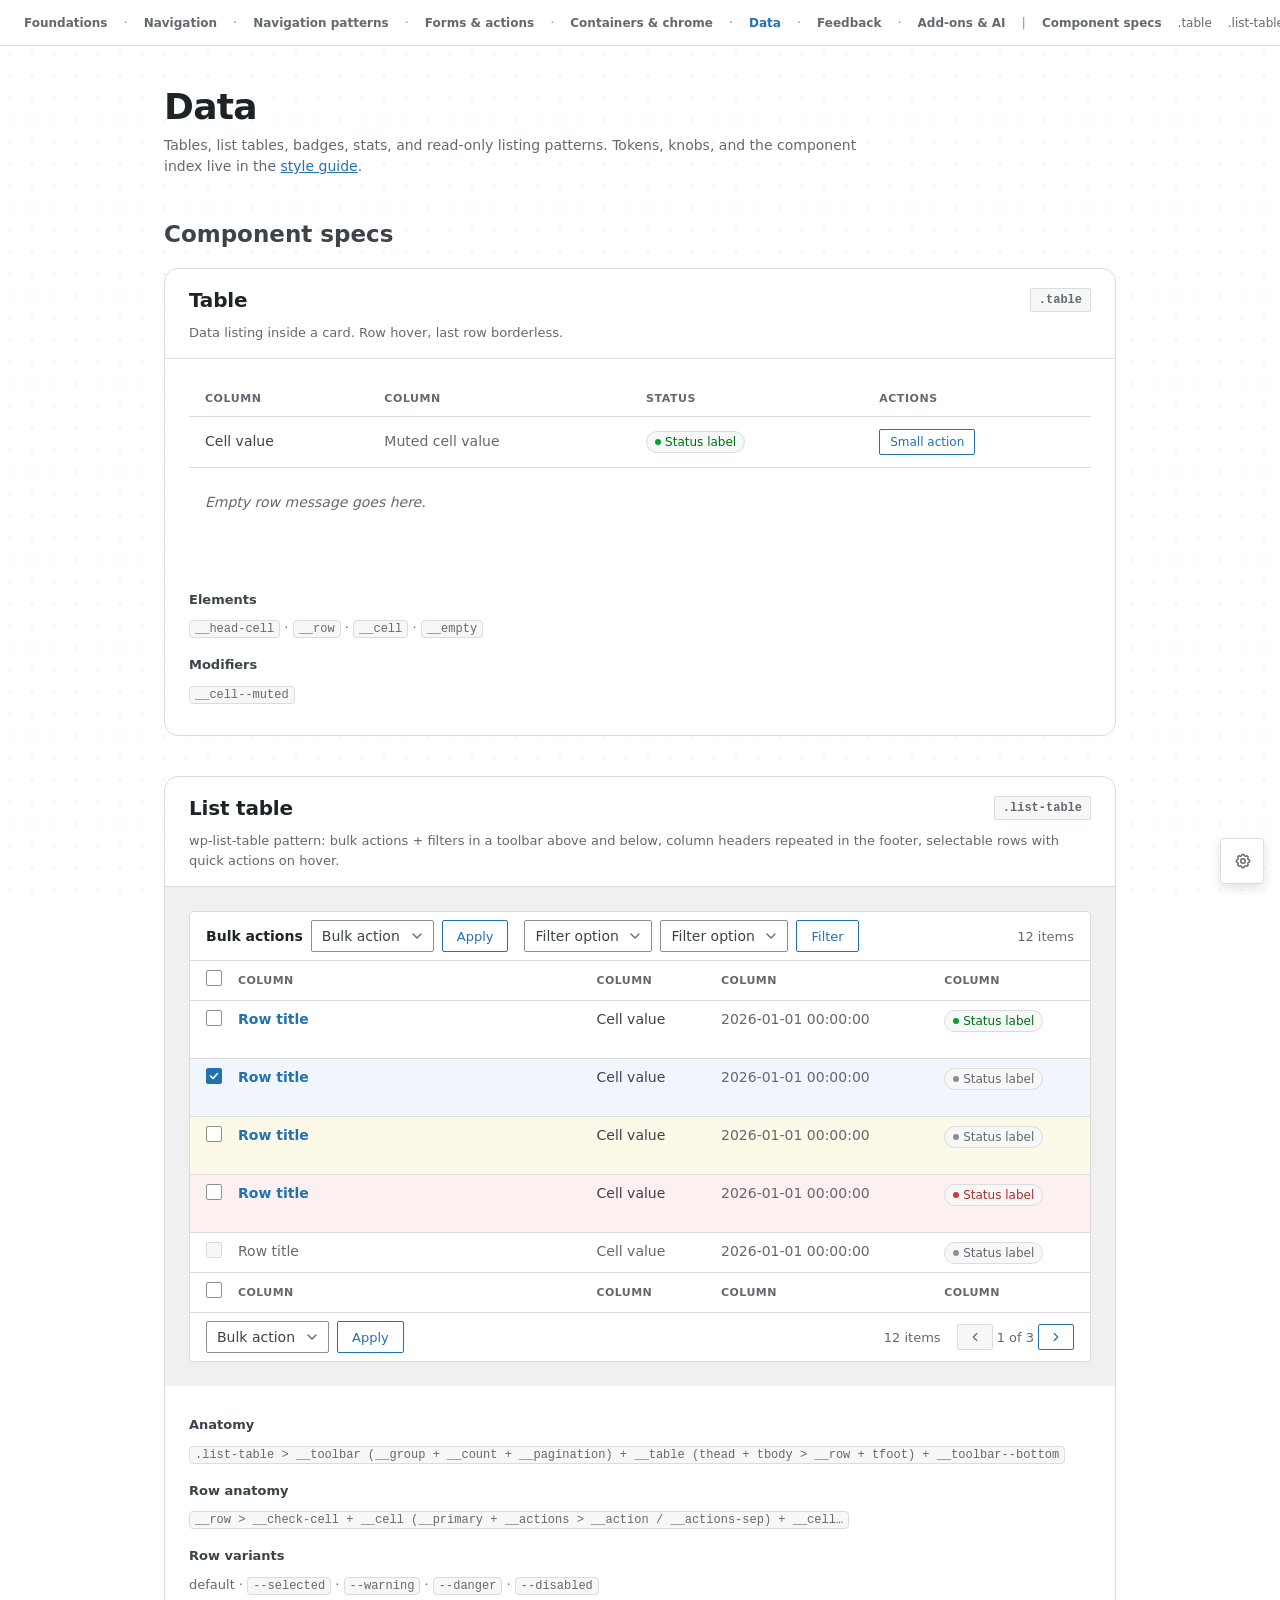
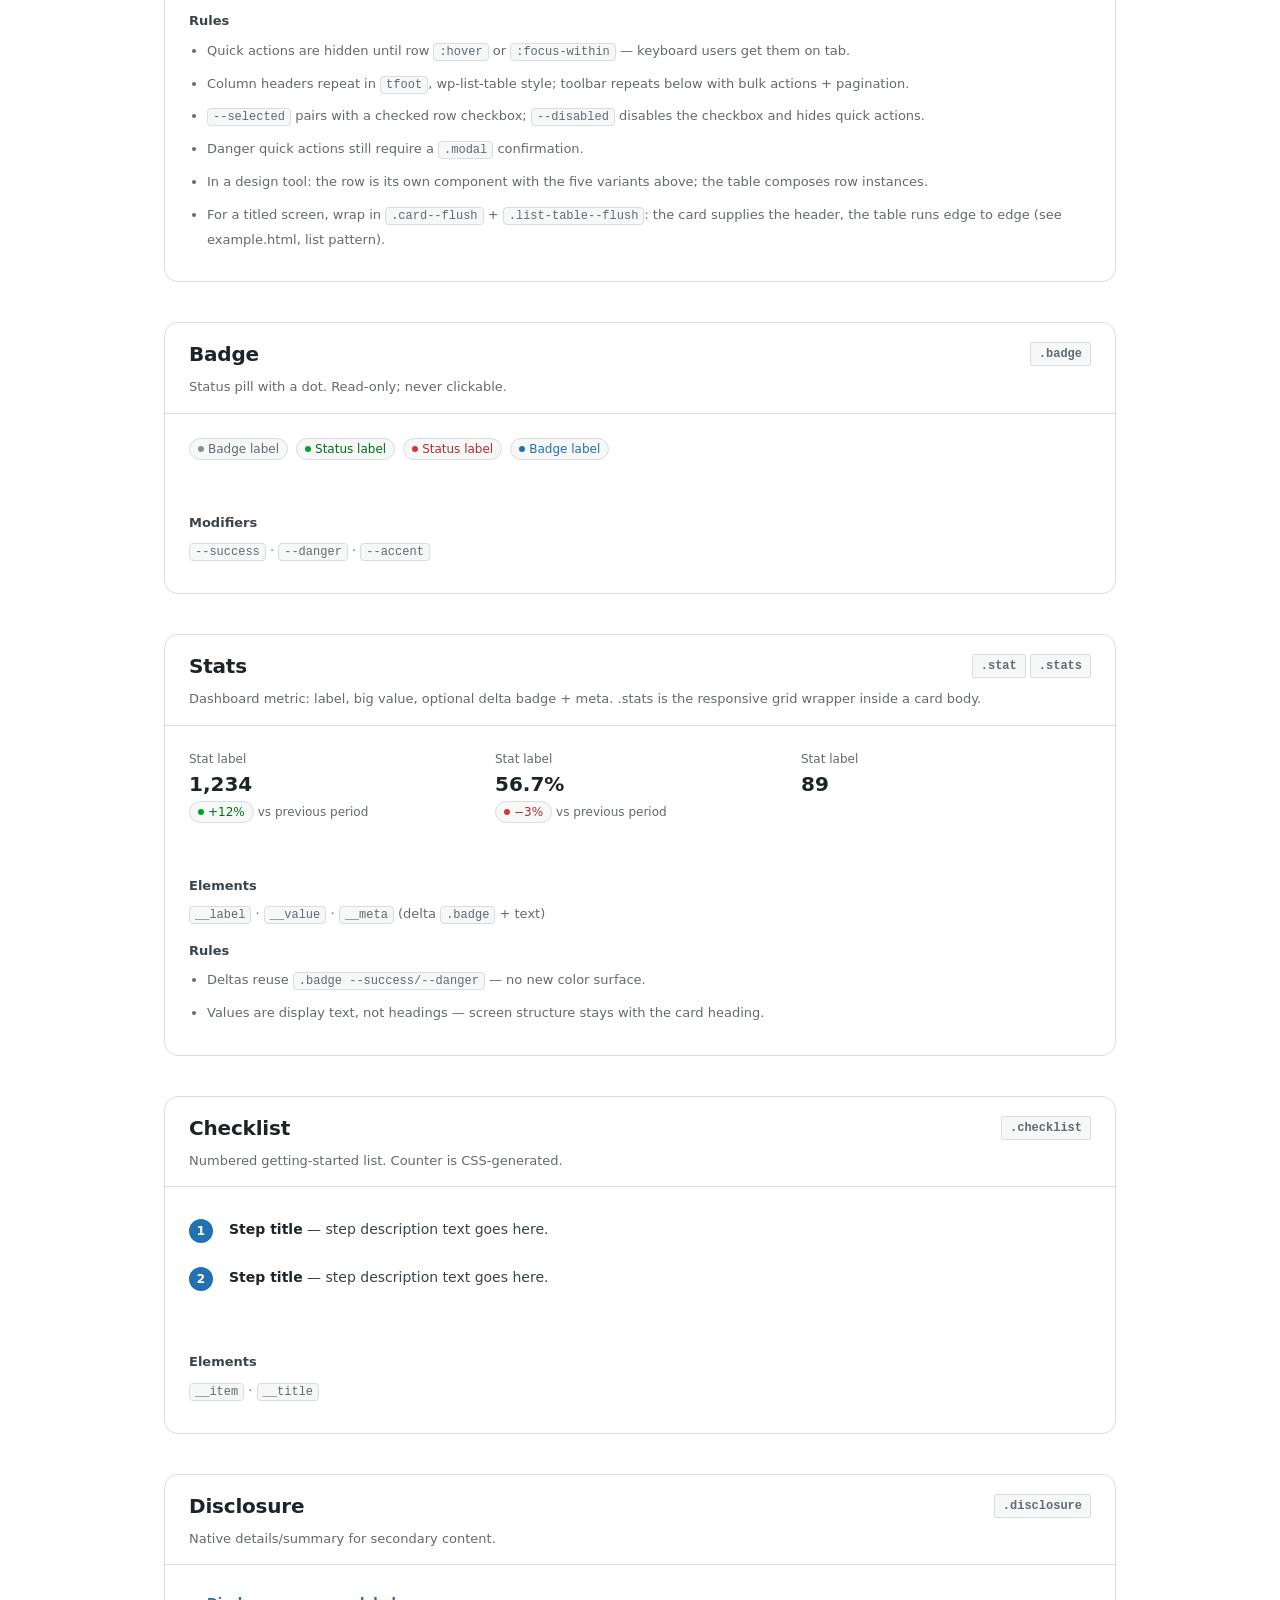
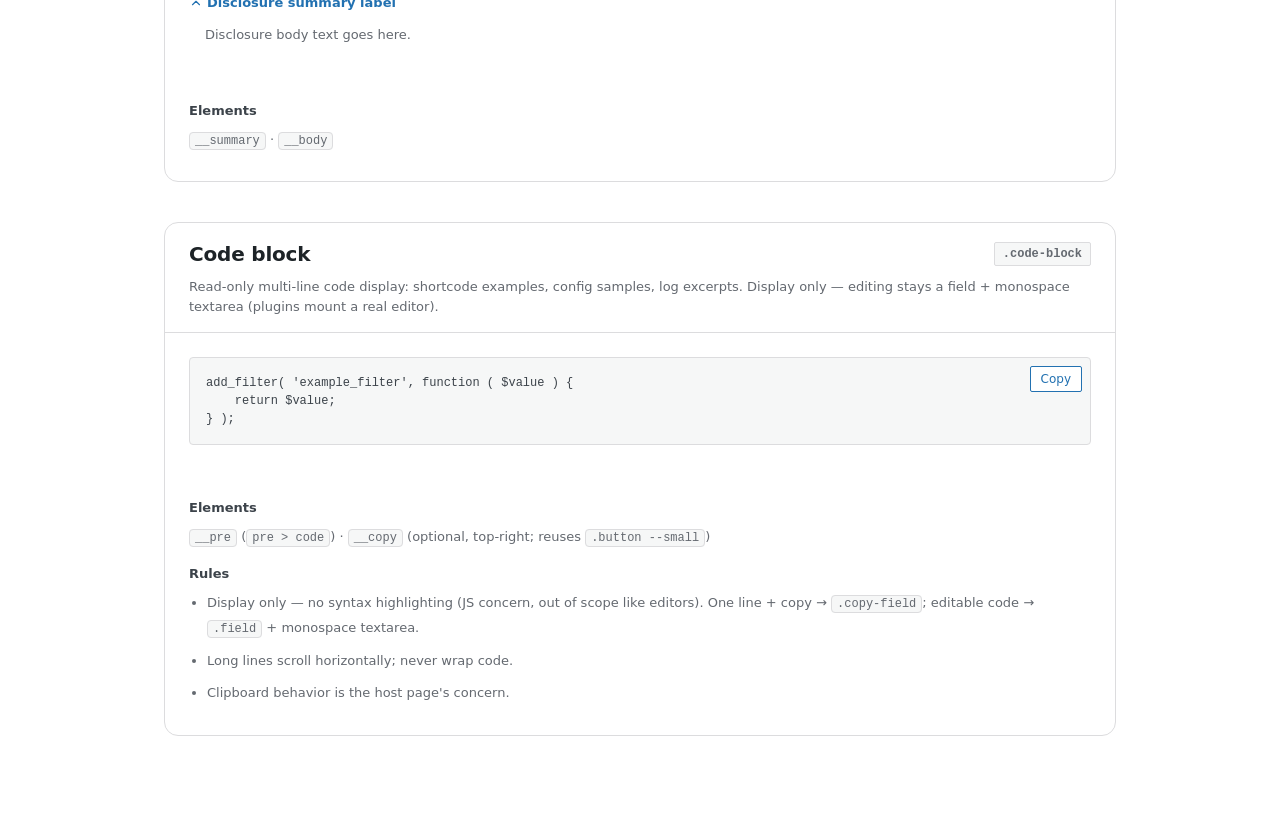
<file: examples/styleguide-data.html>
<!DOCTYPE html>
<html lang="en">
<head>
<meta charset="UTF-8">
<meta name="viewport" content="width=device-width, initial-scale=1.0">
<title>Style Guide — Data</title>
<link rel="stylesheet" href="../tokens.css">
<link rel="stylesheet" href="guide.css">
</head>
<body>
<svg data-bios-sprite xmlns="http://www.w3.org/2000/svg" style="display:none">
<symbol id="i-chevron-down" viewBox="0 0 24 24"><path fill="none" stroke="currentColor" stroke-linecap="round" stroke-linejoin="round" stroke-width="2" d="m6 9l6 6l6-6"/></symbol>
<symbol id="i-chevron-left" viewBox="0 0 24 24"><path fill="none" stroke="currentColor" stroke-linecap="round" stroke-linejoin="round" stroke-width="2" d="m15 6l-6 6l6 6"/></symbol>
<symbol id="i-chevron-right" viewBox="0 0 24 24"><path fill="none" stroke="currentColor" stroke-linecap="round" stroke-linejoin="round" stroke-width="2" d="m9 6l6 6l-6 6"/></symbol>
</svg>

<div class="guide">

  <h1 class="guide__title">Data</h1>
  <p class="guide__intro">Tables, list tables, badges, stats, and read-only listing patterns. Tokens, knobs, and the component index live in the <a href="styleguide.html">style guide</a>.</p>

  <section class="guide__section">
    <h2 class="guide__section-title">Component specs</h2>

    <!-- table -->
    <div class="spec">
      <div class="spec__head"><div class="spec__head-row"><h3 class="spec__title">Table</h3><div class="spec__badges"><code class="spec__name">.table</code></div></div><p class="spec__purpose">Data listing inside a card. Row hover, last row borderless.</p></div>
      <div class="spec__demo spec__demo--card-bg">
        <table class="table">
          <thead>
            <tr><th class="table__head-cell">Column</th><th class="table__head-cell">Column</th><th class="table__head-cell">Status</th><th class="table__head-cell">Actions</th></tr>
          </thead>
          <tbody>
            <tr class="table__row">
              <td class="table__cell">Cell value</td>
              <td class="table__cell table__cell--muted">Muted cell value</td>
              <td class="table__cell"><span class="badge badge--success">Status label</span></td>
              <td class="table__cell"><button class="button button--small">Small action</button></td>
            </tr>
            <tr class="table__row">
              <td class="table__cell table__empty" colspan="4">Empty row message goes here.</td>
            </tr>
          </tbody>
        </table>
      </div>
      <dl class="spec__api">
        <dt>Elements</dt><dd><code>__head-cell</code> · <code>__row</code> · <code>__cell</code> · <code>__empty</code></dd>
        <dt>Modifiers</dt><dd><code>__cell--muted</code></dd>
      </dl>
    </div>

    <!-- list-table -->
    <div class="spec">
      <div class="spec__head"><div class="spec__head-row"><h3 class="spec__title">List table</h3><div class="spec__badges"><code class="spec__name">.list-table</code></div></div><p class="spec__purpose">wp-list-table pattern: bulk actions + filters in a toolbar above and below, column headers repeated in the footer, selectable rows with quick actions on hover.</p></div>
      <div class="spec__demo">
        <div class="list-table">
          <div class="list-table__toolbar">
            <div class="list-table__group">
              <label class="field__label" for="sg-lt-bulk">Bulk actions</label>
              <select class="field__select" id="sg-lt-bulk">
                <option>Bulk action</option>
                <option>Bulk action</option>
              </select>
              <button class="button">Apply</button>
            </div>
            <div class="list-table__group">
              <select class="field__select" aria-label="Filter option">
                <option>Filter option</option>
                <option>Filter option</option>
              </select>
              <select class="field__select" aria-label="Filter option">
                <option>Filter option</option>
                <option>Filter option</option>
              </select>
              <button class="button">Filter</button>
            </div>
            <span class="list-table__count">12 items</span>
          </div>
          <table class="list-table__table">
            <thead>
              <tr>
                <td class="list-table__check-cell"><input class="checkbox__input" type="checkbox" aria-label="Select all"></td>
                <th class="list-table__head-cell">Column</th>
                <th class="list-table__head-cell">Column</th>
                <th class="list-table__head-cell">Column</th>
                <th class="list-table__head-cell">Column</th>
              </tr>
            </thead>
            <tbody>
              <tr class="list-table__row">
                <td class="list-table__check-cell"><input class="checkbox__input" type="checkbox" aria-label="Select row"></td>
                <td class="list-table__cell">
                  <a class="list-table__primary" href="#">Row title</a>
                  <div class="list-table__actions">
                    <a class="list-table__action" href="#">Quick action</a><span class="list-table__actions-sep">|</span>
                    <a class="list-table__action" href="#">Quick action</a><span class="list-table__actions-sep">|</span>
                    <a class="list-table__action list-table__action--danger" href="#">Danger action</a>
                  </div>
                </td>
                <td class="list-table__cell">Cell value</td>
                <td class="list-table__cell list-table__cell--muted">2026-01-01 00:00:00</td>
                <td class="list-table__cell"><span class="badge badge--success">Status label</span></td>
              </tr>
              <tr class="list-table__row list-table__row--selected">
                <td class="list-table__check-cell"><input class="checkbox__input" type="checkbox" checked aria-label="Select row"></td>
                <td class="list-table__cell">
                  <a class="list-table__primary" href="#">Row title</a>
                  <div class="list-table__actions">
                    <a class="list-table__action" href="#">Quick action</a><span class="list-table__actions-sep">|</span>
                    <a class="list-table__action list-table__action--danger" href="#">Danger action</a>
                  </div>
                </td>
                <td class="list-table__cell">Cell value</td>
                <td class="list-table__cell list-table__cell--muted">2026-01-01 00:00:00</td>
                <td class="list-table__cell"><span class="badge">Status label</span></td>
              </tr>
              <tr class="list-table__row list-table__row--warning">
                <td class="list-table__check-cell"><input class="checkbox__input" type="checkbox" aria-label="Select row"></td>
                <td class="list-table__cell">
                  <a class="list-table__primary" href="#">Row title</a>
                  <div class="list-table__actions">
                    <a class="list-table__action" href="#">Quick action</a><span class="list-table__actions-sep">|</span>
                    <a class="list-table__action list-table__action--danger" href="#">Danger action</a>
                  </div>
                </td>
                <td class="list-table__cell">Cell value</td>
                <td class="list-table__cell list-table__cell--muted">2026-01-01 00:00:00</td>
                <td class="list-table__cell"><span class="badge">Status label</span></td>
              </tr>
              <tr class="list-table__row list-table__row--danger">
                <td class="list-table__check-cell"><input class="checkbox__input" type="checkbox" aria-label="Select row"></td>
                <td class="list-table__cell">
                  <a class="list-table__primary" href="#">Row title</a>
                  <div class="list-table__actions">
                    <a class="list-table__action" href="#">Quick action</a><span class="list-table__actions-sep">|</span>
                    <a class="list-table__action list-table__action--danger" href="#">Danger action</a>
                  </div>
                </td>
                <td class="list-table__cell">Cell value</td>
                <td class="list-table__cell list-table__cell--muted">2026-01-01 00:00:00</td>
                <td class="list-table__cell"><span class="badge badge--danger">Status label</span></td>
              </tr>
              <tr class="list-table__row list-table__row--disabled">
                <td class="list-table__check-cell"><input class="checkbox__input" type="checkbox" disabled aria-label="Select row"></td>
                <td class="list-table__cell">
                  <a class="list-table__primary" href="#">Row title</a>
                </td>
                <td class="list-table__cell">Cell value</td>
                <td class="list-table__cell list-table__cell--muted">2026-01-01 00:00:00</td>
                <td class="list-table__cell"><span class="badge">Status label</span></td>
              </tr>
            </tbody>
            <tfoot>
              <tr>
                <td class="list-table__check-cell"><input class="checkbox__input" type="checkbox" aria-label="Select all"></td>
                <th class="list-table__head-cell">Column</th>
                <th class="list-table__head-cell">Column</th>
                <th class="list-table__head-cell">Column</th>
                <th class="list-table__head-cell">Column</th>
              </tr>
            </tfoot>
          </table>
          <div class="list-table__toolbar list-table__toolbar--bottom">
            <div class="list-table__group">
              <select class="field__select" aria-label="Bulk actions">
                <option>Bulk action</option>
              </select>
              <button class="button">Apply</button>
            </div>
            <span class="list-table__count">12 items</span>
            <div class="list-table__pagination">
              <button class="button button--small" disabled aria-label="Previous page"><svg class="icon icon--sm" aria-hidden="true"><use href="#i-chevron-left"/></svg></button>
              <span class="list-table__count">1 of 3</span>
              <button class="button button--small" aria-label="Next page"><svg class="icon icon--sm" aria-hidden="true"><use href="#i-chevron-right"/></svg></button>
            </div>
          </div>
        </div>
      </div>
      <dl class="spec__api">
        <dt>Anatomy</dt><dd><code>.list-table &gt; __toolbar (__group + __count + __pagination) + __table (thead + tbody &gt; __row + tfoot) + __toolbar--bottom</code></dd>
        <dt>Row anatomy</dt><dd><code>__row &gt; __check-cell + __cell (__primary + __actions &gt; __action / __actions-sep) + __cell…</code></dd>
        <dt>Row variants</dt><dd>default · <code>--selected</code> · <code>--warning</code> · <code>--danger</code> · <code>--disabled</code></dd>
        <dt>Rules</dt>
        <dd>
          <ul class="spec__rules">
            <li>Quick actions are hidden until row <code>:hover</code> or <code>:focus-within</code> — keyboard users get them on tab.</li>
            <li>Column headers repeat in <code>tfoot</code>, wp-list-table style; toolbar repeats below with bulk actions + pagination.</li>
            <li><code>--selected</code> pairs with a checked row checkbox; <code>--disabled</code> disables the checkbox and hides quick actions.</li>
            <li>Danger quick actions still require a <code>.modal</code> confirmation.</li>
            <li>In a design tool: the row is its own component with the five variants above; the table composes row instances.</li>
            <li>For a titled screen, wrap in <code>.card--flush</code> + <code>.list-table--flush</code>: the card supplies the header, the table runs edge to edge (see example.html, list pattern).</li>
          </ul>
        </dd>
      </dl>
    </div>

    <!-- badge -->
    <div class="spec">
      <div class="spec__head"><div class="spec__head-row"><h3 class="spec__title">Badge</h3><div class="spec__badges"><code class="spec__name">.badge</code></div></div><p class="spec__purpose">Status pill with a dot. Read-only; never clickable.</p></div>
      <div class="spec__demo spec__demo--card-bg">
        <div class="row">
          <span class="badge">Badge label</span>
          <span class="badge badge--success">Status label</span>
          <span class="badge badge--danger">Status label</span>
          <span class="badge badge--accent">Badge label</span>
        </div>
      </div>
      <dl class="spec__api">
        <dt>Modifiers</dt><dd><code>--success</code> · <code>--danger</code> · <code>--accent</code></dd>
      </dl>
    </div>

    <!-- stat -->
    <div class="spec">
      <div class="spec__head"><div class="spec__head-row"><h3 class="spec__title">Stats</h3><div class="spec__badges"><code class="spec__name">.stat</code><code class="spec__name">.stats</code></div></div><p class="spec__purpose">Dashboard metric: label, big value, optional delta badge + meta. .stats is the responsive grid wrapper inside a card body.</p></div>
      <div class="spec__demo spec__demo--card-bg">
        <div class="stats">
          <div class="stat">
            <span class="stat__label">Stat label</span>
            <span class="stat__value">1,234</span>
            <span class="stat__meta"><span class="badge badge--success">+12%</span> vs previous period</span>
          </div>
          <div class="stat">
            <span class="stat__label">Stat label</span>
            <span class="stat__value">56.7%</span>
            <span class="stat__meta"><span class="badge badge--danger">−3%</span> vs previous period</span>
          </div>
          <div class="stat">
            <span class="stat__label">Stat label</span>
            <span class="stat__value">89</span>
          </div>
        </div>
      </div>
      <dl class="spec__api">
        <dt>Elements</dt><dd><code>__label</code> · <code>__value</code> · <code>__meta</code> (delta <code>.badge</code> + text)</dd>
        <dt>Rules</dt>
        <dd>
          <ul class="spec__rules">
            <li>Deltas reuse <code>.badge --success/--danger</code> — no new color surface.</li>
            <li>Values are display text, not headings — screen structure stays with the card heading.</li>
          </ul>
        </dd>
      </dl>
    </div>

    <!-- steps -->
    <div class="spec">
      <div class="spec__head"><div class="spec__head-row"><h3 class="spec__title">Checklist</h3><div class="spec__badges"><code class="spec__name">.checklist</code></div></div><p class="spec__purpose">Numbered getting-started list. Counter is CSS-generated.</p></div>
      <div class="spec__demo spec__demo--card-bg">
        <ol class="checklist">
          <li class="checklist__item"><div><span class="checklist__title">Step title</span> — step description text goes here.</div></li>
          <li class="checklist__item"><div><span class="checklist__title">Step title</span> — step description text goes here.</div></li>
        </ol>
      </div>
      <dl class="spec__api">
        <dt>Elements</dt><dd><code>__item</code> · <code>__title</code></dd>
      </dl>
    </div>

    <!-- disclosure -->
    <div class="spec">
      <div class="spec__head"><div class="spec__head-row"><h3 class="spec__title">Disclosure</h3><div class="spec__badges"><code class="spec__name">.disclosure</code></div></div><p class="spec__purpose">Native details/summary for secondary content.</p></div>
      <div class="spec__demo spec__demo--card-bg">
        <details class="disclosure" open>
          <summary class="disclosure__summary"><svg class="disclosure__chevron icon--sm icon" aria-hidden="true"><use href="#i-chevron-down"/></svg>Disclosure summary label</summary>
          <div class="disclosure__body">Disclosure body text goes here.</div>
        </details>
      </div>
      <dl class="spec__api">
        <dt>Elements</dt><dd><code>__summary</code> · <code>__body</code></dd>
      </dl>
    </div>

    <!-- code-block -->
    <div class="spec">
      <div class="spec__head"><div class="spec__head-row"><h3 class="spec__title">Code block</h3><div class="spec__badges"><code class="spec__name">.code-block</code></div></div><p class="spec__purpose">Read-only multi-line code display: shortcode examples, config samples, log excerpts. Display only — editing stays a field + monospace textarea (plugins mount a real editor).</p></div>
      <div class="spec__demo spec__demo--card-bg">
        <div class="code-block">
          <pre class="code-block__pre"><code>add_filter( 'example_filter', function ( $value ) {
    return $value;
} );</code></pre>
          <button class="button button--small code-block__copy" type="button">Copy</button>
        </div>
      </div>
      <dl class="spec__api">
        <dt>Elements</dt><dd><code>__pre</code> (<code>pre &gt; code</code>) · <code>__copy</code> (optional, top-right; reuses <code>.button --small</code>)</dd>
        <dt>Rules</dt>
        <dd>
          <ul class="spec__rules">
            <li>Display only — no syntax highlighting (JS concern, out of scope like editors). One line + copy → <code>.copy-field</code>; editable code → <code>.field</code> + monospace textarea.</li>
            <li>Long lines scroll horizontally; never wrap code.</li>
            <li>Clipboard behavior is the host page's concern.</li>
          </ul>
        </dd>
      </dl>
    </div>

  </section>

</div>

<script src="guide.js"></script>
</body>
</html>
</file>
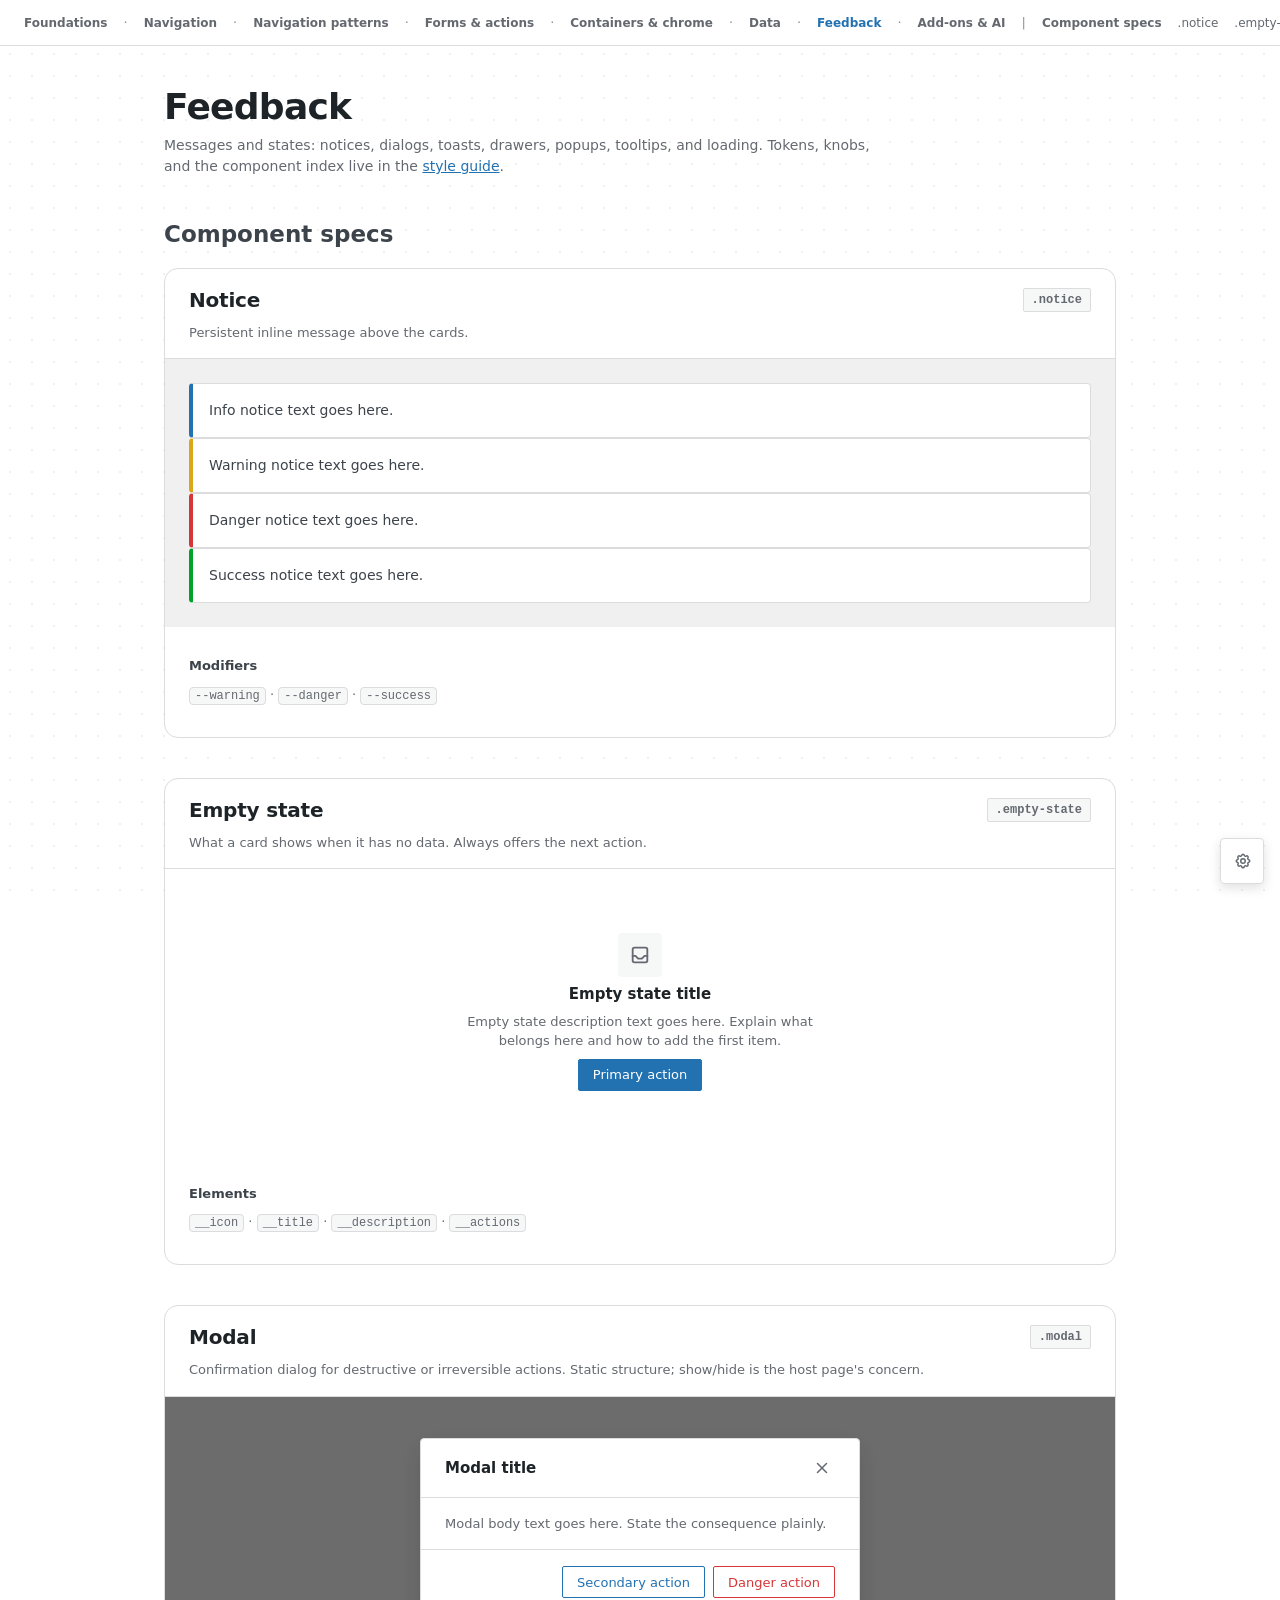
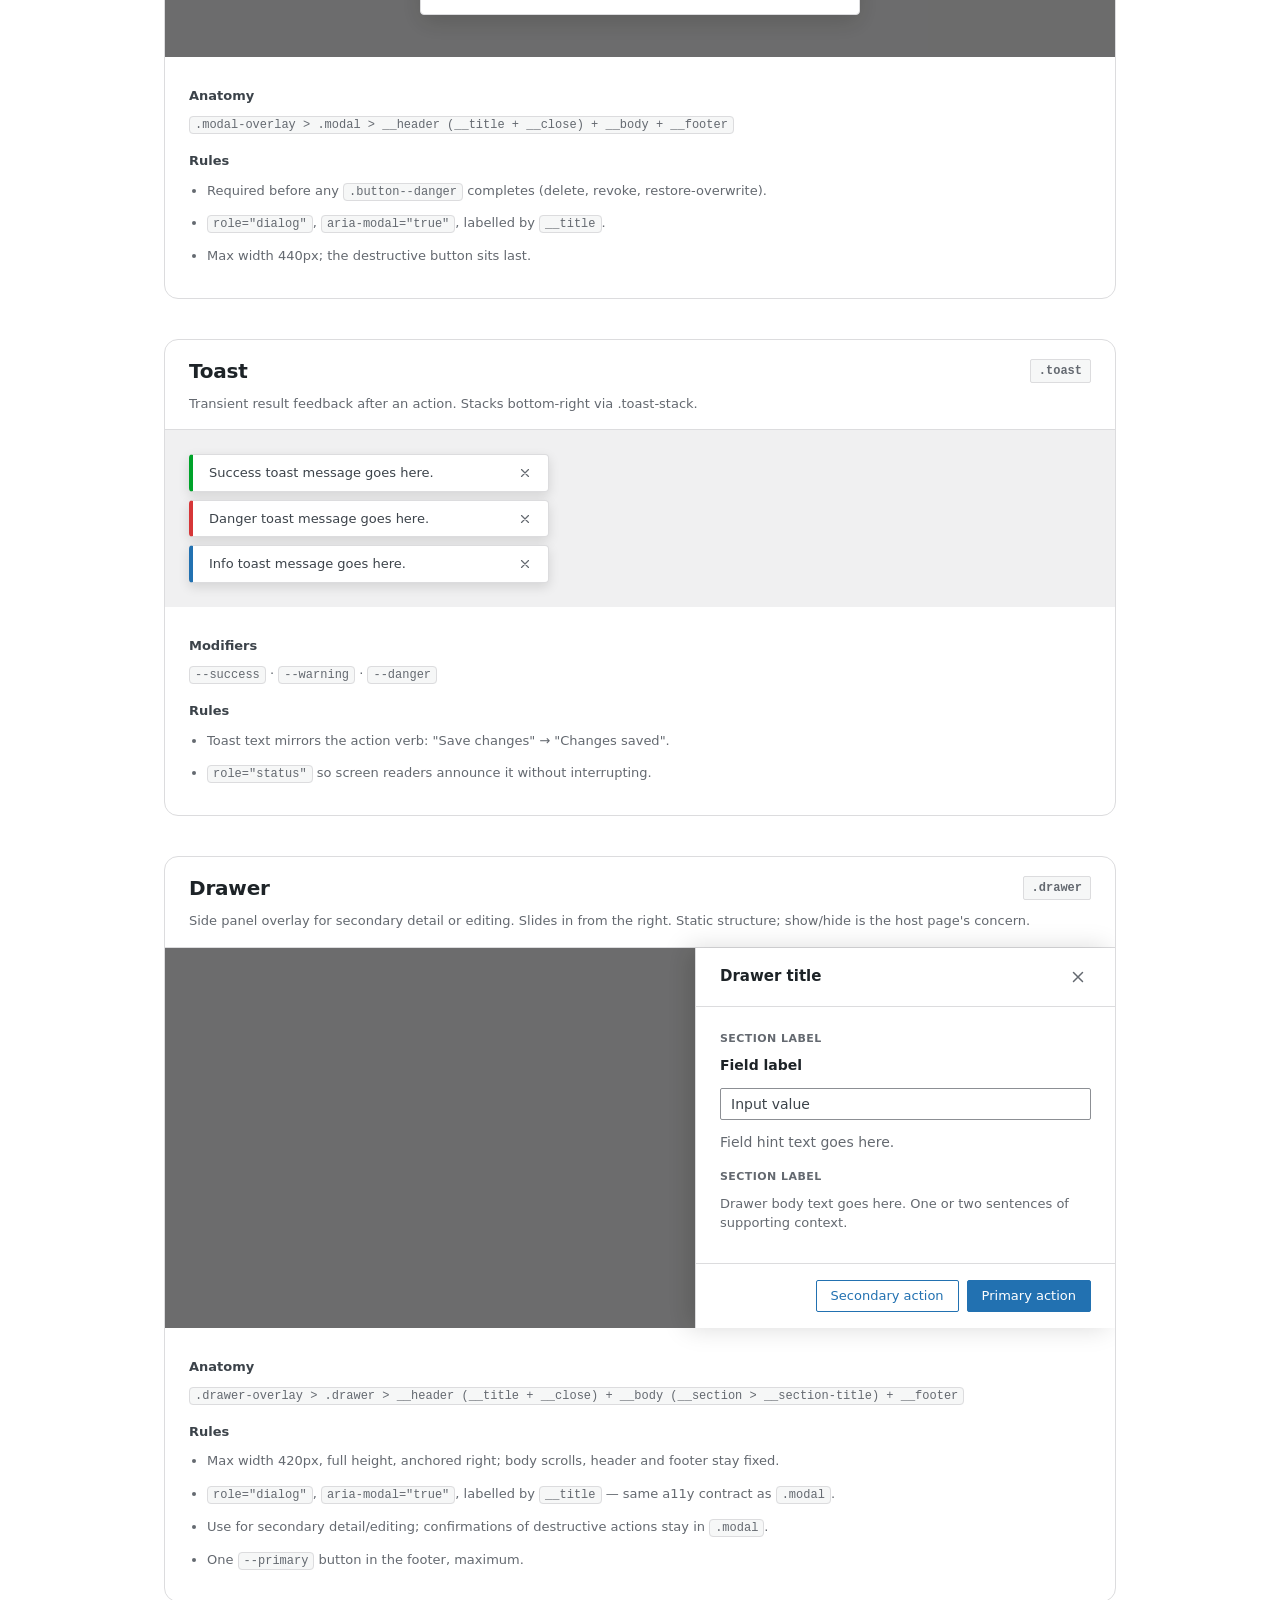
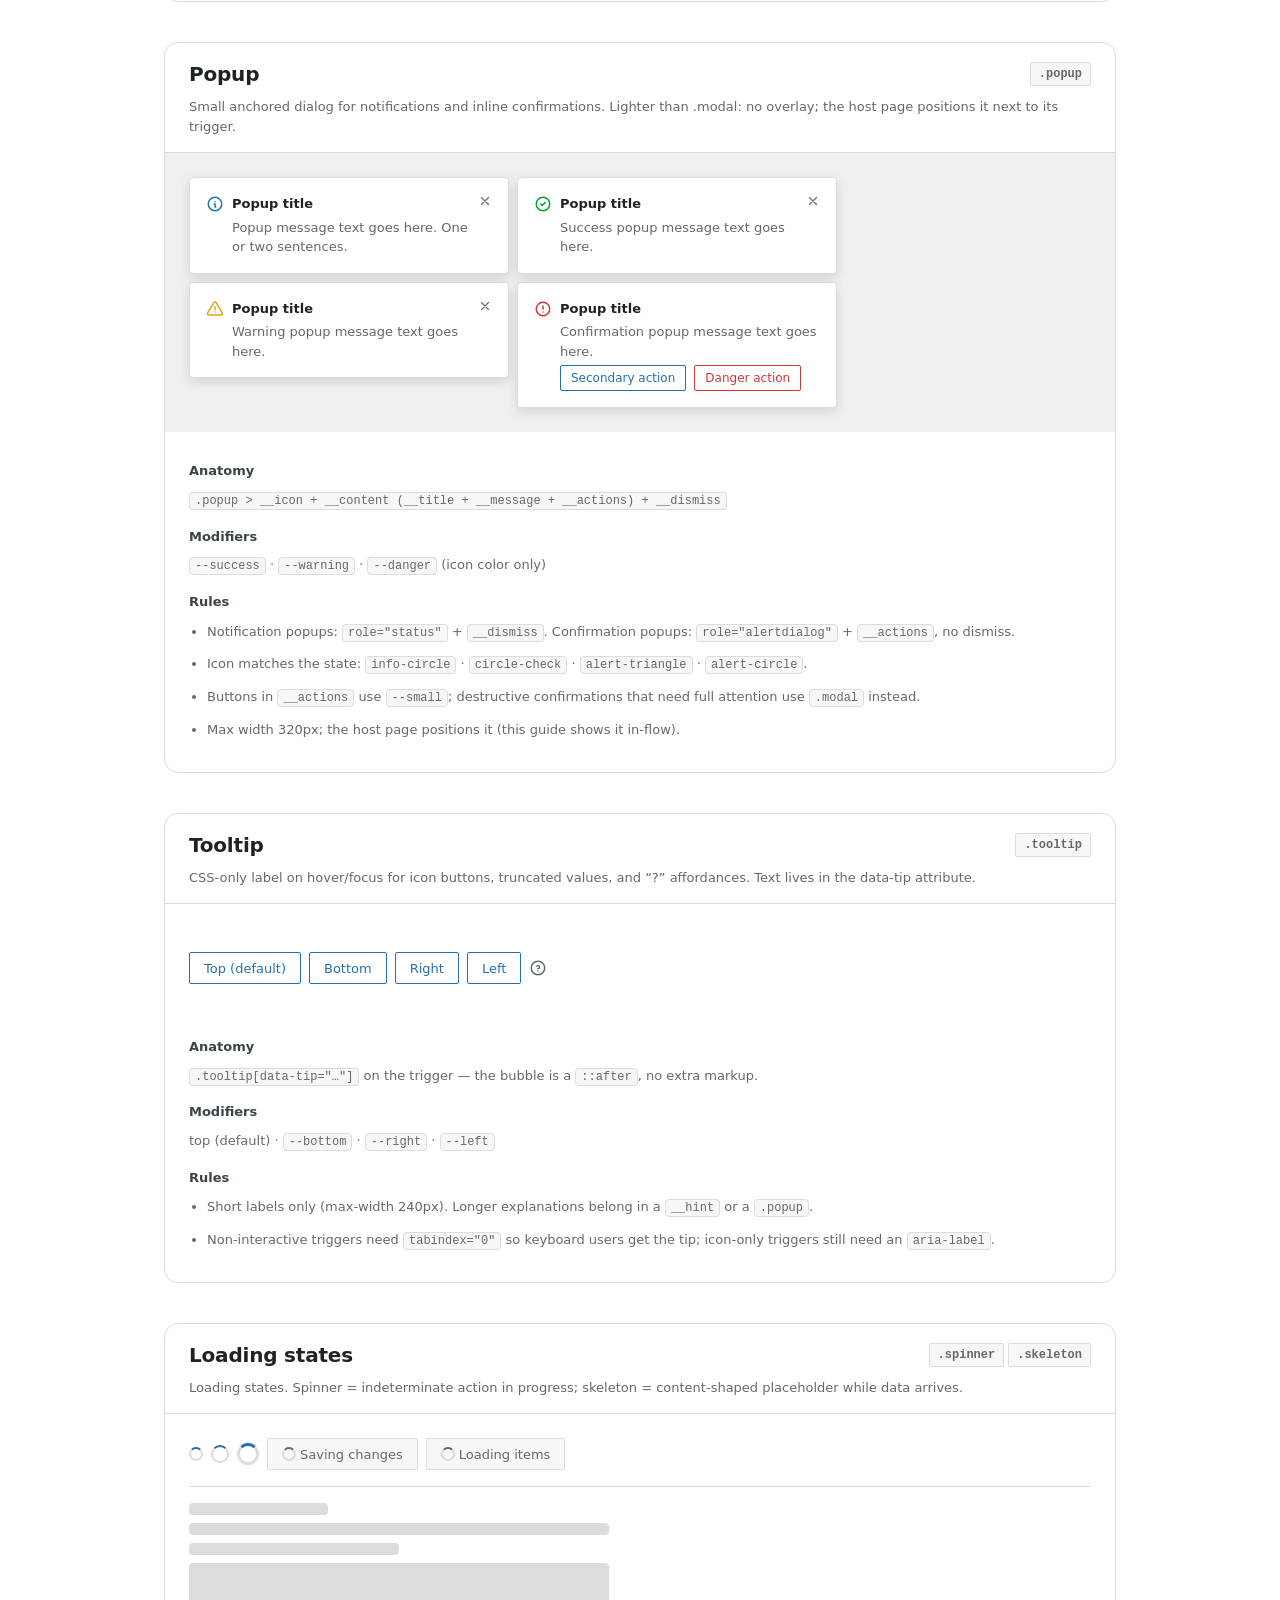
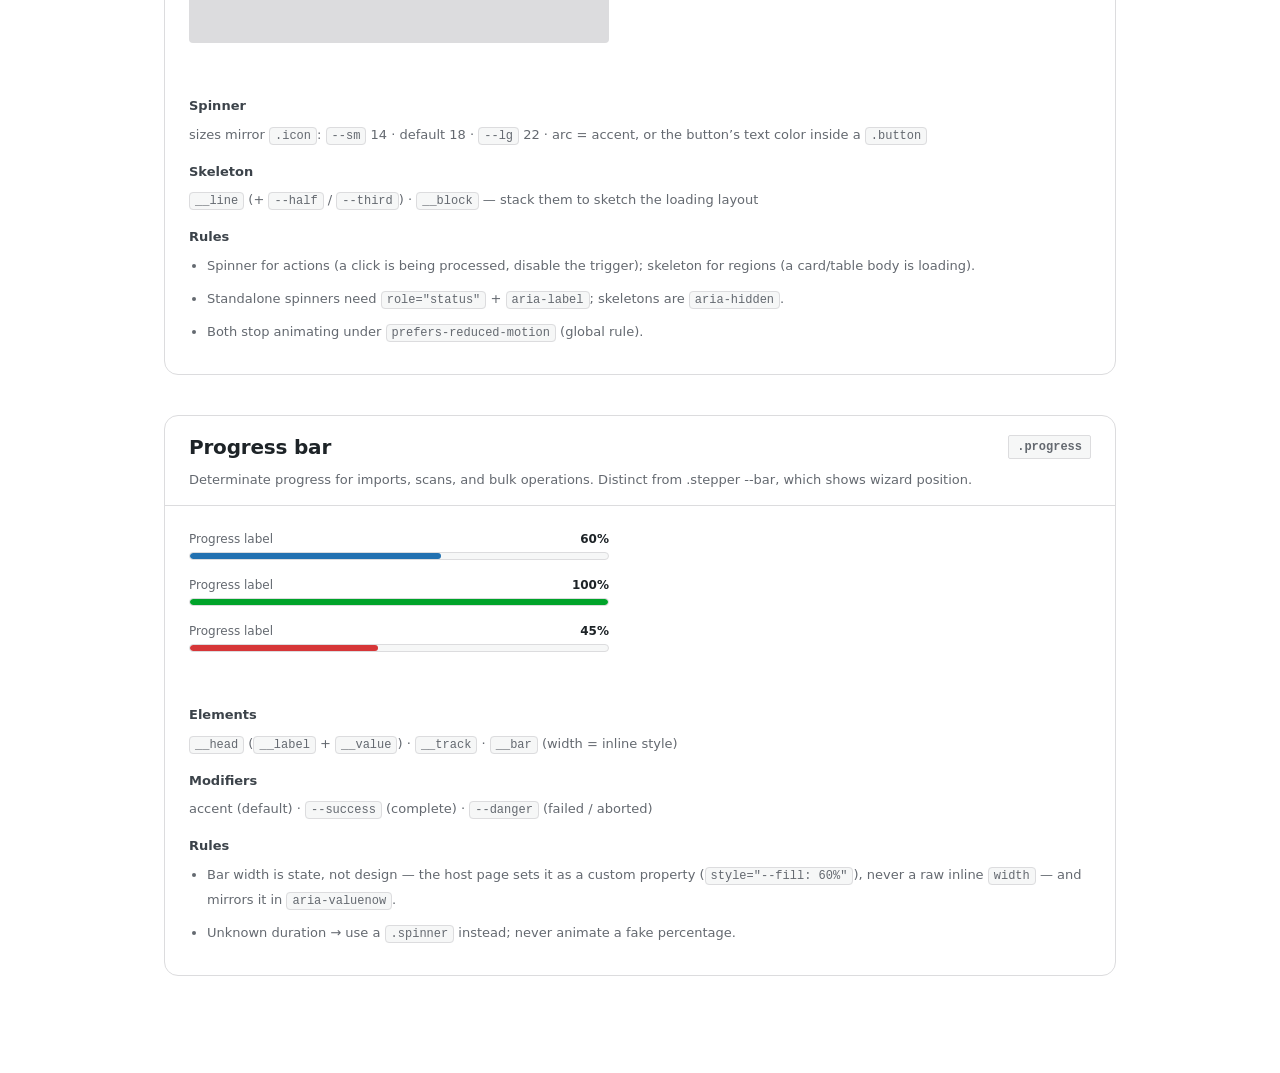
<file: examples/styleguide-feedback.html>
<!DOCTYPE html>
<html lang="en">
<head>
<meta charset="UTF-8">
<meta name="viewport" content="width=device-width, initial-scale=1.0">
<title>Style Guide — Feedback</title>
<link rel="stylesheet" href="../tokens.css">
<link rel="stylesheet" href="guide.css">
</head>
<body>
<svg data-bios-sprite xmlns="http://www.w3.org/2000/svg" style="display:none">
<symbol id="i-alert-circle" viewBox="0 0 24 24"><path fill="none" stroke="currentColor" stroke-linecap="round" stroke-linejoin="round" stroke-width="2" d="M3 12a9 9 0 1 0 18 0a9 9 0 0 0-18 0m9-4v4m0 4h.01"/></symbol>
<symbol id="i-alert-triangle" viewBox="0 0 24 24"><path fill="none" stroke="currentColor" stroke-linecap="round" stroke-linejoin="round" stroke-width="2" d="M12 9v4m-1.637-9.409L2.257 17.125a1.914 1.914 0 0 0 1.636 2.871h16.214a1.914 1.914 0 0 0 1.636-2.87L13.637 3.59a1.914 1.914 0 0 0-3.274 0M12 16h.01"/></symbol>
<symbol id="i-circle-check" viewBox="0 0 24 24"><g fill="none" stroke="currentColor" stroke-linecap="round" stroke-linejoin="round" stroke-width="2"><path d="M3 12a9 9 0 1 0 18 0a9 9 0 1 0-18 0"/><path d="m9 12l2 2l4-4"/></g></symbol>
<symbol id="i-help-circle" viewBox="0 0 24 24"><g fill="none" stroke="currentColor" stroke-linecap="round" stroke-linejoin="round" stroke-width="2"><path d="M3 12a9 9 0 1 0 18 0a9 9 0 0 0-18 0m9 4v.01"/><path d="M12 13a2 2 0 0 0 .914-3.782a1.98 1.98 0 0 0-2.414.483"/></g></symbol>
<symbol id="i-inbox" viewBox="0 0 24 24"><g fill="none" stroke="currentColor" stroke-linecap="round" stroke-linejoin="round" stroke-width="2"><path d="M4 6a2 2 0 0 1 2-2h12a2 2 0 0 1 2 2v12a2 2 0 0 1-2 2H6a2 2 0 0 1-2-2z"/><path d="M4 13h3l3 3h4l3-3h3"/></g></symbol>
<symbol id="i-info-circle" viewBox="0 0 24 24"><g fill="none" stroke="currentColor" stroke-linecap="round" stroke-linejoin="round" stroke-width="2"><path d="M3 12a9 9 0 1 0 18 0a9 9 0 0 0-18 0m9-3h.01"/><path d="M11 12h1v4h1"/></g></symbol>
<symbol id="i-x" viewBox="0 0 24 24"><path fill="none" stroke="currentColor" stroke-linecap="round" stroke-linejoin="round" stroke-width="2" d="M18 6L6 18M6 6l12 12"/></symbol>
</svg>

<div class="guide">

  <h1 class="guide__title">Feedback</h1>
  <p class="guide__intro">Messages and states: notices, dialogs, toasts, drawers, popups, tooltips, and loading. Tokens, knobs, and the component index live in the <a href="styleguide.html">style guide</a>.</p>

  <section class="guide__section">
    <h2 class="guide__section-title">Component specs</h2>

    <!-- notice -->
    <div class="spec">
      <div class="spec__head"><div class="spec__head-row"><h3 class="spec__title">Notice</h3><div class="spec__badges"><code class="spec__name">.notice</code></div></div><p class="spec__purpose">Persistent inline message above the cards.</p></div>
      <div class="spec__demo">
        <div class="notice">Info notice text goes here.</div>
        <div class="notice notice--warning">Warning notice text goes here.</div>
        <div class="notice notice--danger">Danger notice text goes here.</div>
        <div class="notice notice--success">Success notice text goes here.</div>
      </div>
      <dl class="spec__api">
        <dt>Modifiers</dt><dd><code>--warning</code> · <code>--danger</code> · <code>--success</code></dd>
      </dl>
    </div>

    <!-- empty state -->
    <div class="spec">
      <div class="spec__head"><div class="spec__head-row"><h3 class="spec__title">Empty state</h3><div class="spec__badges"><code class="spec__name">.empty-state</code></div></div><p class="spec__purpose">What a card shows when it has no data. Always offers the next action.</p></div>
      <div class="spec__demo spec__demo--card-bg">
        <div class="empty-state">
          <div class="empty-state__icon" aria-hidden="true"><svg class="icon icon--lg" aria-hidden="true"><use href="#i-inbox"/></svg></div>
          <h3 class="empty-state__title">Empty state title</h3>
          <p class="empty-state__description">Empty state description text goes here. Explain what belongs here and how to add the first item.</p>
          <div class="empty-state__actions"><button class="button button--primary">Primary action</button></div>
        </div>
      </div>
      <dl class="spec__api">
        <dt>Elements</dt><dd><code>__icon</code> · <code>__title</code> · <code>__description</code> · <code>__actions</code></dd>
      </dl>
    </div>

    <!-- modal -->
    <div class="spec">
      <div class="spec__head"><div class="spec__head-row"><h3 class="spec__title">Modal</h3><div class="spec__badges"><code class="spec__name">.modal</code></div></div><p class="spec__purpose">Confirmation dialog for destructive or irreversible actions. Static structure; show/hide is the host page's concern.</p></div>
      <div class="spec__demo spec__demo--relative">
        <div class="modal-overlay">
          <div class="modal" role="dialog" aria-modal="true" aria-labelledby="sg-modal-title">
            <div class="modal__header">
              <h3 class="modal__title" id="sg-modal-title">Modal title</h3>
              <button class="modal__close" aria-label="Close"><svg class="icon" aria-hidden="true"><use href="#i-x"/></svg></button>
            </div>
            <div class="modal__body">Modal body text goes here. State the consequence plainly.</div>
            <div class="modal__footer">
              <button class="button">Secondary action</button>
              <button class="button button--danger">Danger action</button>
            </div>
          </div>
        </div>
      </div>
      <dl class="spec__api">
        <dt>Anatomy</dt><dd><code>.modal-overlay &gt; .modal &gt; __header (__title + __close) + __body + __footer</code></dd>
        <dt>Rules</dt>
        <dd>
          <ul class="spec__rules">
            <li>Required before any <code>.button--danger</code> completes (delete, revoke, restore-overwrite).</li>
            <li><code>role="dialog"</code>, <code>aria-modal="true"</code>, labelled by <code>__title</code>.</li>
            <li>Max width 440px; the destructive button sits last.</li>
          </ul>
        </dd>
      </dl>
    </div>

    <!-- toast -->
    <div class="spec">
      <div class="spec__head"><div class="spec__head-row"><h3 class="spec__title">Toast</h3><div class="spec__badges"><code class="spec__name">.toast</code></div></div><p class="spec__purpose">Transient result feedback after an action. Stacks bottom-right via .toast-stack.</p></div>
      <div class="spec__demo">
        <div class="toast-stack">
          <div class="toast toast--success" role="status">
            <span class="toast__message">Success toast message goes here.</span>
            <button class="toast__dismiss" aria-label="Dismiss"><svg class="icon icon--sm" aria-hidden="true"><use href="#i-x"/></svg></button>
          </div>
          <div class="toast toast--danger" role="status">
            <span class="toast__message">Danger toast message goes here.</span>
            <button class="toast__dismiss" aria-label="Dismiss"><svg class="icon icon--sm" aria-hidden="true"><use href="#i-x"/></svg></button>
          </div>
          <div class="toast" role="status">
            <span class="toast__message">Info toast message goes here.</span>
            <button class="toast__dismiss" aria-label="Dismiss"><svg class="icon icon--sm" aria-hidden="true"><use href="#i-x"/></svg></button>
          </div>
        </div>
      </div>
      <dl class="spec__api">
        <dt>Modifiers</dt><dd><code>--success</code> · <code>--warning</code> · <code>--danger</code></dd>
        <dt>Rules</dt>
        <dd>
          <ul class="spec__rules">
            <li>Toast text mirrors the action verb: "Save changes" → "Changes saved".</li>
            <li><code>role="status"</code> so screen readers announce it without interrupting.</li>
          </ul>
        </dd>
      </dl>
    </div>

    <!-- drawer -->
    <div class="spec">
      <div class="spec__head"><div class="spec__head-row"><h3 class="spec__title">Drawer</h3><div class="spec__badges"><code class="spec__name">.drawer</code></div></div><p class="spec__purpose">Side panel overlay for secondary detail or editing. Slides in from the right. Static structure; show/hide is the host page's concern.</p></div>
      <div class="spec__demo spec__demo--relative spec__demo--h-xl">
        <div class="drawer-overlay">
          <aside class="drawer" role="dialog" aria-modal="true" aria-labelledby="sg-drawer-title">
            <div class="drawer__header">
              <h3 class="drawer__title" id="sg-drawer-title">Drawer title</h3>
              <button class="drawer__close" aria-label="Close"><svg class="icon" aria-hidden="true"><use href="#i-x"/></svg></button>
            </div>
            <div class="drawer__body">
              <div class="drawer__section">
                <h4 class="drawer__section-title">Section label</h4>
                <div class="field">
                  <label class="field__label" for="sg-drawer-input">Field label</label>
                  <input class="field__input" id="sg-drawer-input" type="text" value="Input value">
                  <span class="field__hint">Field hint text goes here.</span>
                </div>
              </div>
              <div class="drawer__section">
                <h4 class="drawer__section-title">Section label</h4>
                <p class="drawer__text">Drawer body text goes here. One or two sentences of supporting context.</p>
              </div>
            </div>
            <div class="drawer__footer">
              <button class="button">Secondary action</button>
              <button class="button button--primary">Primary action</button>
            </div>
          </aside>
        </div>
      </div>
      <dl class="spec__api">
        <dt>Anatomy</dt><dd><code>.drawer-overlay &gt; .drawer &gt; __header (__title + __close) + __body (__section &gt; __section-title) + __footer</code></dd>
        <dt>Rules</dt>
        <dd>
          <ul class="spec__rules">
            <li>Max width 420px, full height, anchored right; body scrolls, header and footer stay fixed.</li>
            <li><code>role="dialog"</code>, <code>aria-modal="true"</code>, labelled by <code>__title</code> — same a11y contract as <code>.modal</code>.</li>
            <li>Use for secondary detail/editing; confirmations of destructive actions stay in <code>.modal</code>.</li>
            <li>One <code>--primary</code> button in the footer, maximum.</li>
          </ul>
        </dd>
      </dl>
    </div>

    <!-- popup -->
    <div class="spec">
      <div class="spec__head"><div class="spec__head-row"><h3 class="spec__title">Popup</h3><div class="spec__badges"><code class="spec__name">.popup</code></div></div><p class="spec__purpose">Small anchored dialog for notifications and inline confirmations. Lighter than .modal: no overlay; the host page positions it next to its trigger.</p></div>
      <div class="spec__demo">
        <div class="row" style="align-items: flex-start;">
          <div class="popup" role="status">
            <svg class="popup__icon icon" aria-hidden="true"><use href="#i-info-circle"/></svg>
            <div class="popup__content">
              <h4 class="popup__title">Popup title</h4>
              <p class="popup__message">Popup message text goes here. One or two sentences.</p>
            </div>
            <button class="popup__dismiss" aria-label="Dismiss"><svg class="icon icon--sm" aria-hidden="true"><use href="#i-x"/></svg></button>
          </div>
          <div class="popup popup--success" role="status">
            <svg class="popup__icon icon" aria-hidden="true"><use href="#i-circle-check"/></svg>
            <div class="popup__content">
              <h4 class="popup__title">Popup title</h4>
              <p class="popup__message">Success popup message text goes here.</p>
            </div>
            <button class="popup__dismiss" aria-label="Dismiss"><svg class="icon icon--sm" aria-hidden="true"><use href="#i-x"/></svg></button>
          </div>
          <div class="popup popup--warning" role="status">
            <svg class="popup__icon icon" aria-hidden="true"><use href="#i-alert-triangle"/></svg>
            <div class="popup__content">
              <h4 class="popup__title">Popup title</h4>
              <p class="popup__message">Warning popup message text goes here.</p>
            </div>
            <button class="popup__dismiss" aria-label="Dismiss"><svg class="icon icon--sm" aria-hidden="true"><use href="#i-x"/></svg></button>
          </div>
          <div class="popup popup--danger" role="alertdialog" aria-labelledby="sg-popup-confirm-title">
            <svg class="popup__icon icon" aria-hidden="true"><use href="#i-alert-circle"/></svg>
            <div class="popup__content">
              <h4 class="popup__title" id="sg-popup-confirm-title">Popup title</h4>
              <p class="popup__message">Confirmation popup message text goes here.</p>
              <div class="popup__actions">
                <button class="button button--small">Secondary action</button>
                <button class="button button--small button--danger">Danger action</button>
              </div>
            </div>
          </div>
        </div>
      </div>
      <dl class="spec__api">
        <dt>Anatomy</dt><dd><code>.popup &gt; __icon + __content (__title + __message + __actions) + __dismiss</code></dd>
        <dt>Modifiers</dt><dd><code>--success</code> · <code>--warning</code> · <code>--danger</code> (icon color only)</dd>
        <dt>Rules</dt>
        <dd>
          <ul class="spec__rules">
            <li>Notification popups: <code>role="status"</code> + <code>__dismiss</code>. Confirmation popups: <code>role="alertdialog"</code> + <code>__actions</code>, no dismiss.</li>
            <li>Icon matches the state: <code>info-circle</code> · <code>circle-check</code> · <code>alert-triangle</code> · <code>alert-circle</code>.</li>
            <li>Buttons in <code>__actions</code> use <code>--small</code>; destructive confirmations that need full attention use <code>.modal</code> instead.</li>
            <li>Max width 320px; the host page positions it (this guide shows it in-flow).</li>
          </ul>
        </dd>
      </dl>
    </div>

    <!-- tooltip -->
    <div class="spec">
      <div class="spec__head"><div class="spec__head-row"><h3 class="spec__title">Tooltip</h3><div class="spec__badges"><code class="spec__name">.tooltip</code></div></div><p class="spec__purpose">CSS-only label on hover/focus for icon buttons, truncated values, and “?” affordances. Text lives in the data-tip attribute.</p></div>
      <div class="spec__demo spec__demo--card-bg spec__demo--pad-top">
        <div class="row">
          <button class="button tooltip" data-tip="Tooltip label">Top (default)</button>
          <button class="button tooltip tooltip--bottom" data-tip="Tooltip label">Bottom</button>
          <button class="button tooltip tooltip--right" data-tip="Tooltip label">Right</button>
          <button class="button tooltip tooltip--left" data-tip="Tooltip label">Left</button>
          <span class="tooltip" data-tip="Explains what this setting does." tabindex="0" style="display:inline-flex; color: var(--color-text-secondary);"><svg class="icon" aria-hidden="true"><use href="#i-help-circle"/></svg></span>
        </div>
      </div>
      <dl class="spec__api">
        <dt>Anatomy</dt><dd><code>.tooltip[data-tip="…"]</code> on the trigger — the bubble is a <code>::after</code>, no extra markup.</dd>
        <dt>Modifiers</dt><dd>top (default) · <code>--bottom</code> · <code>--right</code> · <code>--left</code></dd>
        <dt>Rules</dt>
        <dd>
          <ul class="spec__rules">
            <li>Short labels only (max-width 240px). Longer explanations belong in a <code>__hint</code> or a <code>.popup</code>.</li>
            <li>Non-interactive triggers need <code>tabindex="0"</code> so keyboard users get the tip; icon-only triggers still need an <code>aria-label</code>.</li>
          </ul>
        </dd>
      </dl>
    </div>

    <!-- spinner / skeleton -->
    <div class="spec">
      <div class="spec__head"><div class="spec__head-row"><h3 class="spec__title">Loading states</h3><div class="spec__badges"><code class="spec__name">.spinner</code><code class="spec__name">.skeleton</code></div></div><p class="spec__purpose">Loading states. Spinner = indeterminate action in progress; skeleton = content-shaped placeholder while data arrives.</p></div>
      <div class="spec__demo spec__demo--card-bg stack">
        <div class="row">
          <span class="spinner spinner--sm" role="status" aria-label="Loading"></span>
          <span class="spinner" role="status" aria-label="Loading"></span>
          <span class="spinner spinner--lg" role="status" aria-label="Loading"></span>
          <button class="button button--primary" disabled><span class="spinner spinner--sm" aria-hidden="true"></span>Saving changes</button>
          <button class="button" disabled><span class="spinner spinner--sm" aria-hidden="true"></span>Loading items</button>
        </div>
        <div class="card__divider"></div>
        <div class="skeleton demo-w-md" aria-hidden="true">
          <div class="skeleton__line skeleton__line--third"></div>
          <div class="skeleton__line"></div>
          <div class="skeleton__line skeleton__line--half"></div>
          <div class="skeleton__block"></div>
        </div>
      </div>
      <dl class="spec__api">
        <dt>Spinner</dt><dd>sizes mirror <code>.icon</code>: <code>--sm</code> 14 · default 18 · <code>--lg</code> 22 · arc = accent, or the button’s text color inside a <code>.button</code></dd>
        <dt>Skeleton</dt><dd><code>__line</code> (+ <code>--half</code> / <code>--third</code>) · <code>__block</code> — stack them to sketch the loading layout</dd>
        <dt>Rules</dt>
        <dd>
          <ul class="spec__rules">
            <li>Spinner for actions (a click is being processed, disable the trigger); skeleton for regions (a card/table body is loading).</li>
            <li>Standalone spinners need <code>role="status"</code> + <code>aria-label</code>; skeletons are <code>aria-hidden</code>.</li>
            <li>Both stop animating under <code>prefers-reduced-motion</code> (global rule).</li>
          </ul>
        </dd>
      </dl>
    </div>

    <!-- progress -->
    <div class="spec">
      <div class="spec__head"><div class="spec__head-row"><h3 class="spec__title">Progress bar</h3><div class="spec__badges"><code class="spec__name">.progress</code></div></div><p class="spec__purpose">Determinate progress for imports, scans, and bulk operations. Distinct from .stepper --bar, which shows wizard position.</p></div>
      <div class="spec__demo spec__demo--card-bg">
        <div class="stack demo-w-md">
          <div class="progress">
            <div class="progress__head"><span class="progress__label">Progress label</span><span class="progress__value">60%</span></div>
            <div class="progress__track" role="progressbar" aria-valuenow="60" aria-valuemin="0" aria-valuemax="100" aria-label="Progress label"><div class="progress__bar" style="--fill: 60%"></div></div>
          </div>
          <div class="progress progress--success">
            <div class="progress__head"><span class="progress__label">Progress label</span><span class="progress__value">100%</span></div>
            <div class="progress__track" role="progressbar" aria-valuenow="100" aria-valuemin="0" aria-valuemax="100" aria-label="Progress label"><div class="progress__bar" style="--fill: 100%"></div></div>
          </div>
          <div class="progress progress--danger">
            <div class="progress__head"><span class="progress__label">Progress label</span><span class="progress__value">45%</span></div>
            <div class="progress__track" role="progressbar" aria-valuenow="45" aria-valuemin="0" aria-valuemax="100" aria-label="Progress label"><div class="progress__bar" style="--fill: 45%"></div></div>
          </div>
        </div>
      </div>
      <dl class="spec__api">
        <dt>Elements</dt><dd><code>__head</code> (<code>__label</code> + <code>__value</code>) · <code>__track</code> · <code>__bar</code> (width = inline style)</dd>
        <dt>Modifiers</dt><dd>accent (default) · <code>--success</code> (complete) · <code>--danger</code> (failed / aborted)</dd>
        <dt>Rules</dt>
        <dd>
          <ul class="spec__rules">
            <li>Bar width is state, not design — the host page sets it as a custom property (<code>style="--fill: 60%"</code>), never a raw inline <code>width</code> — and mirrors it in <code>aria-valuenow</code>.</li>
            <li>Unknown duration → use a <code>.spinner</code> instead; never animate a fake percentage.</li>
          </ul>
        </dd>
      </dl>
    </div>

  </section>

</div>

<script src="guide.js"></script>
</body>
</html>
</file>
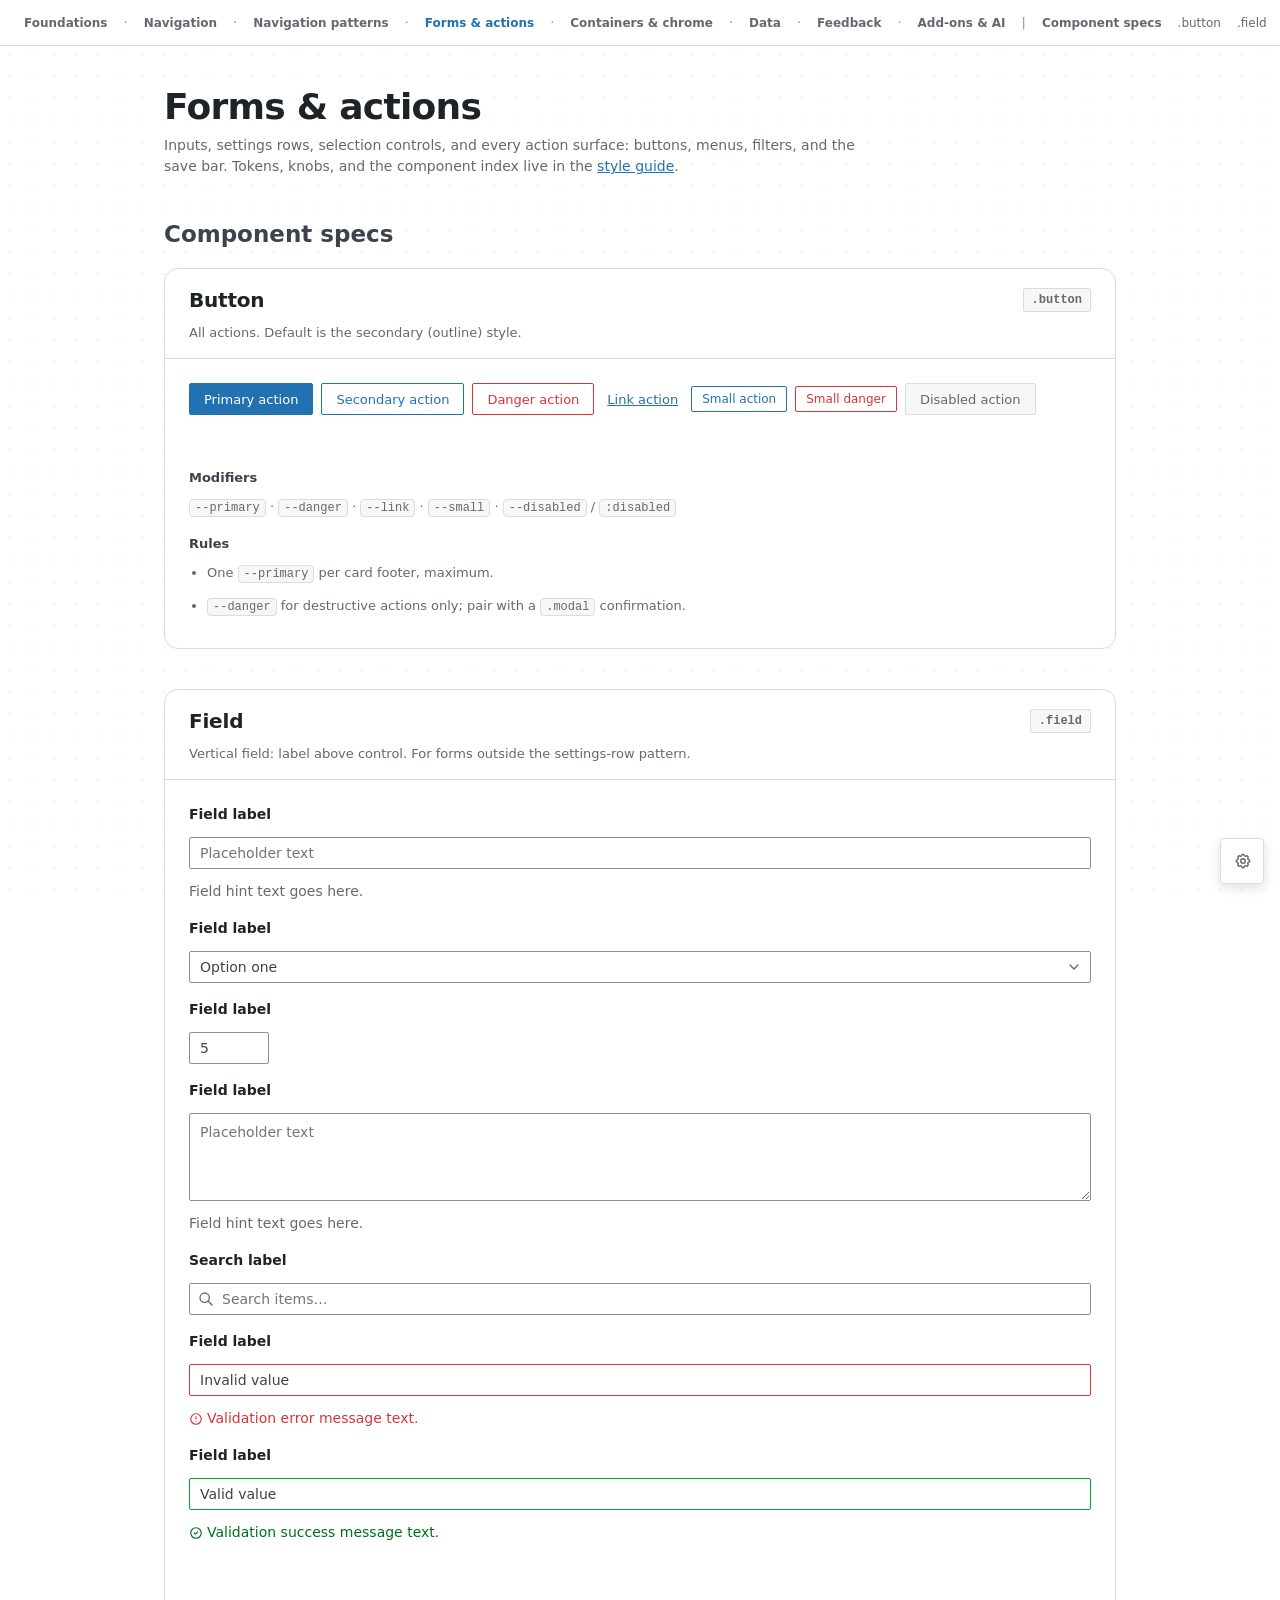
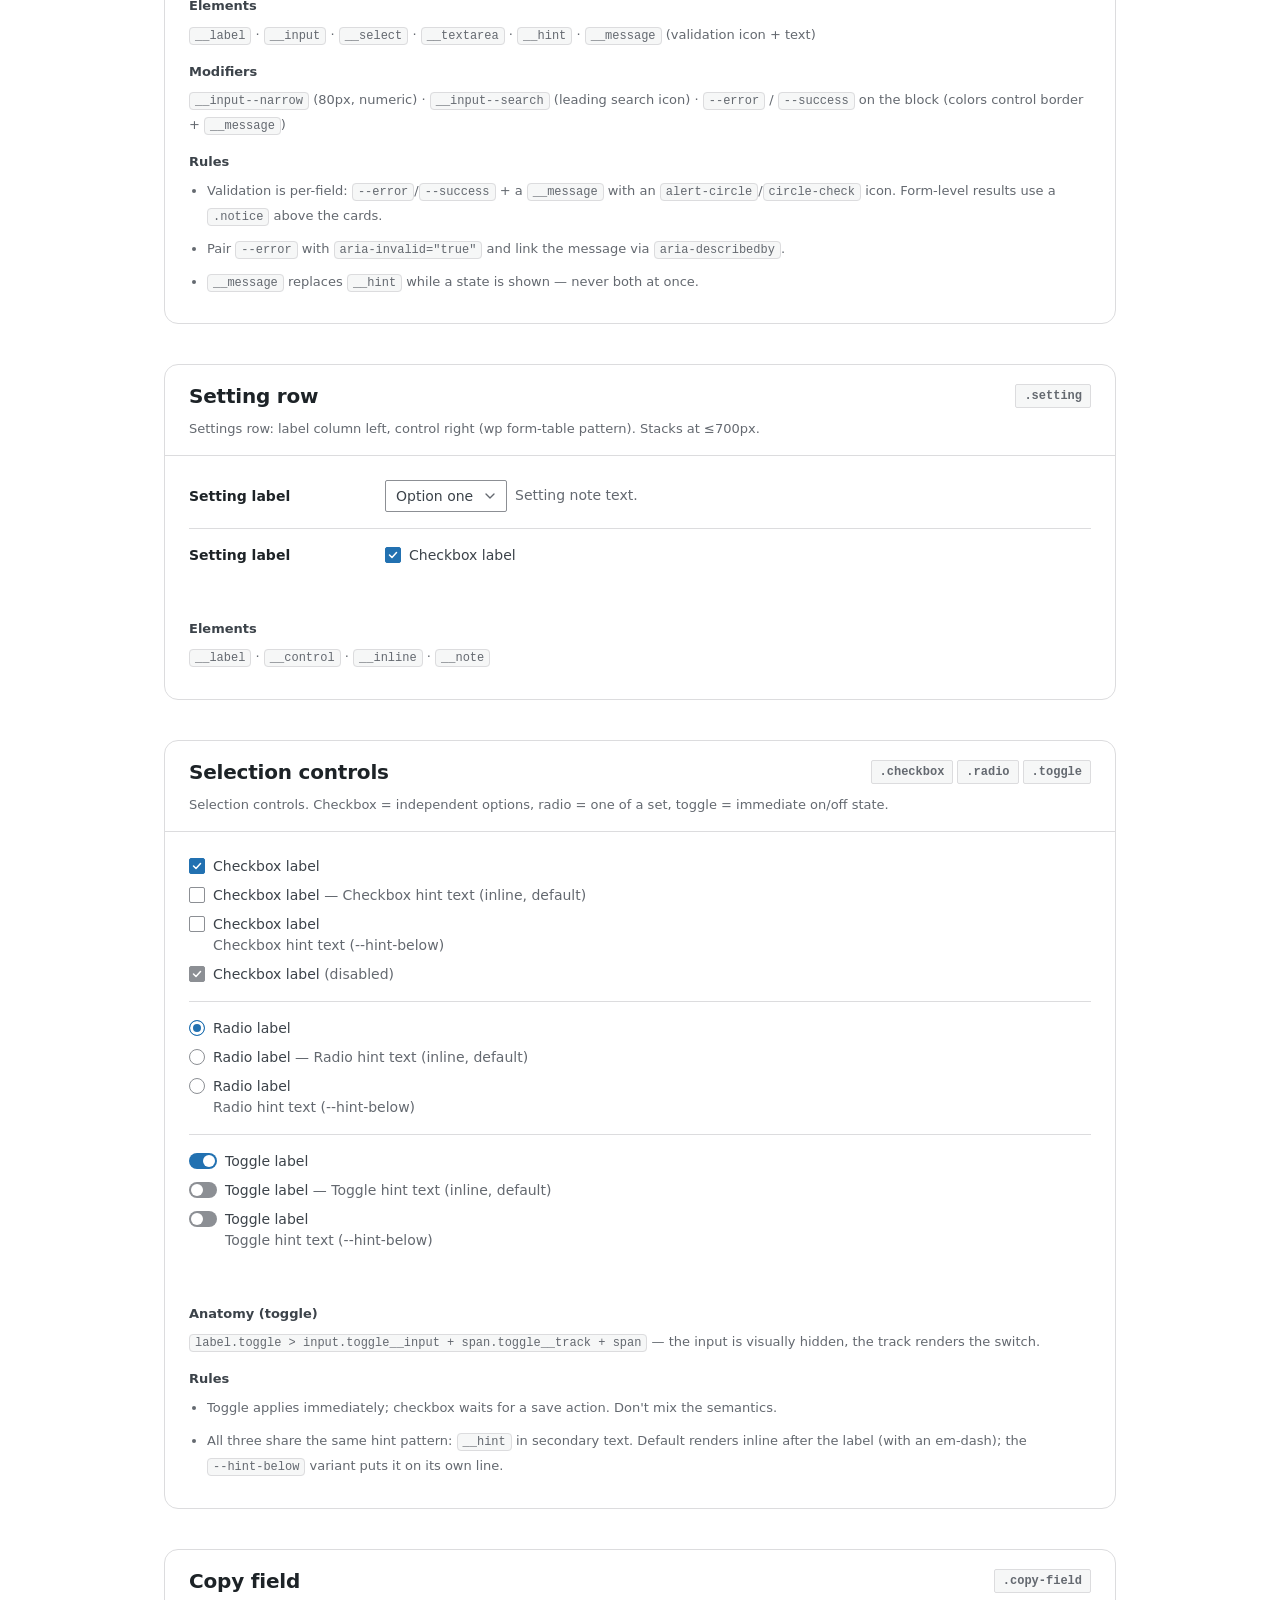
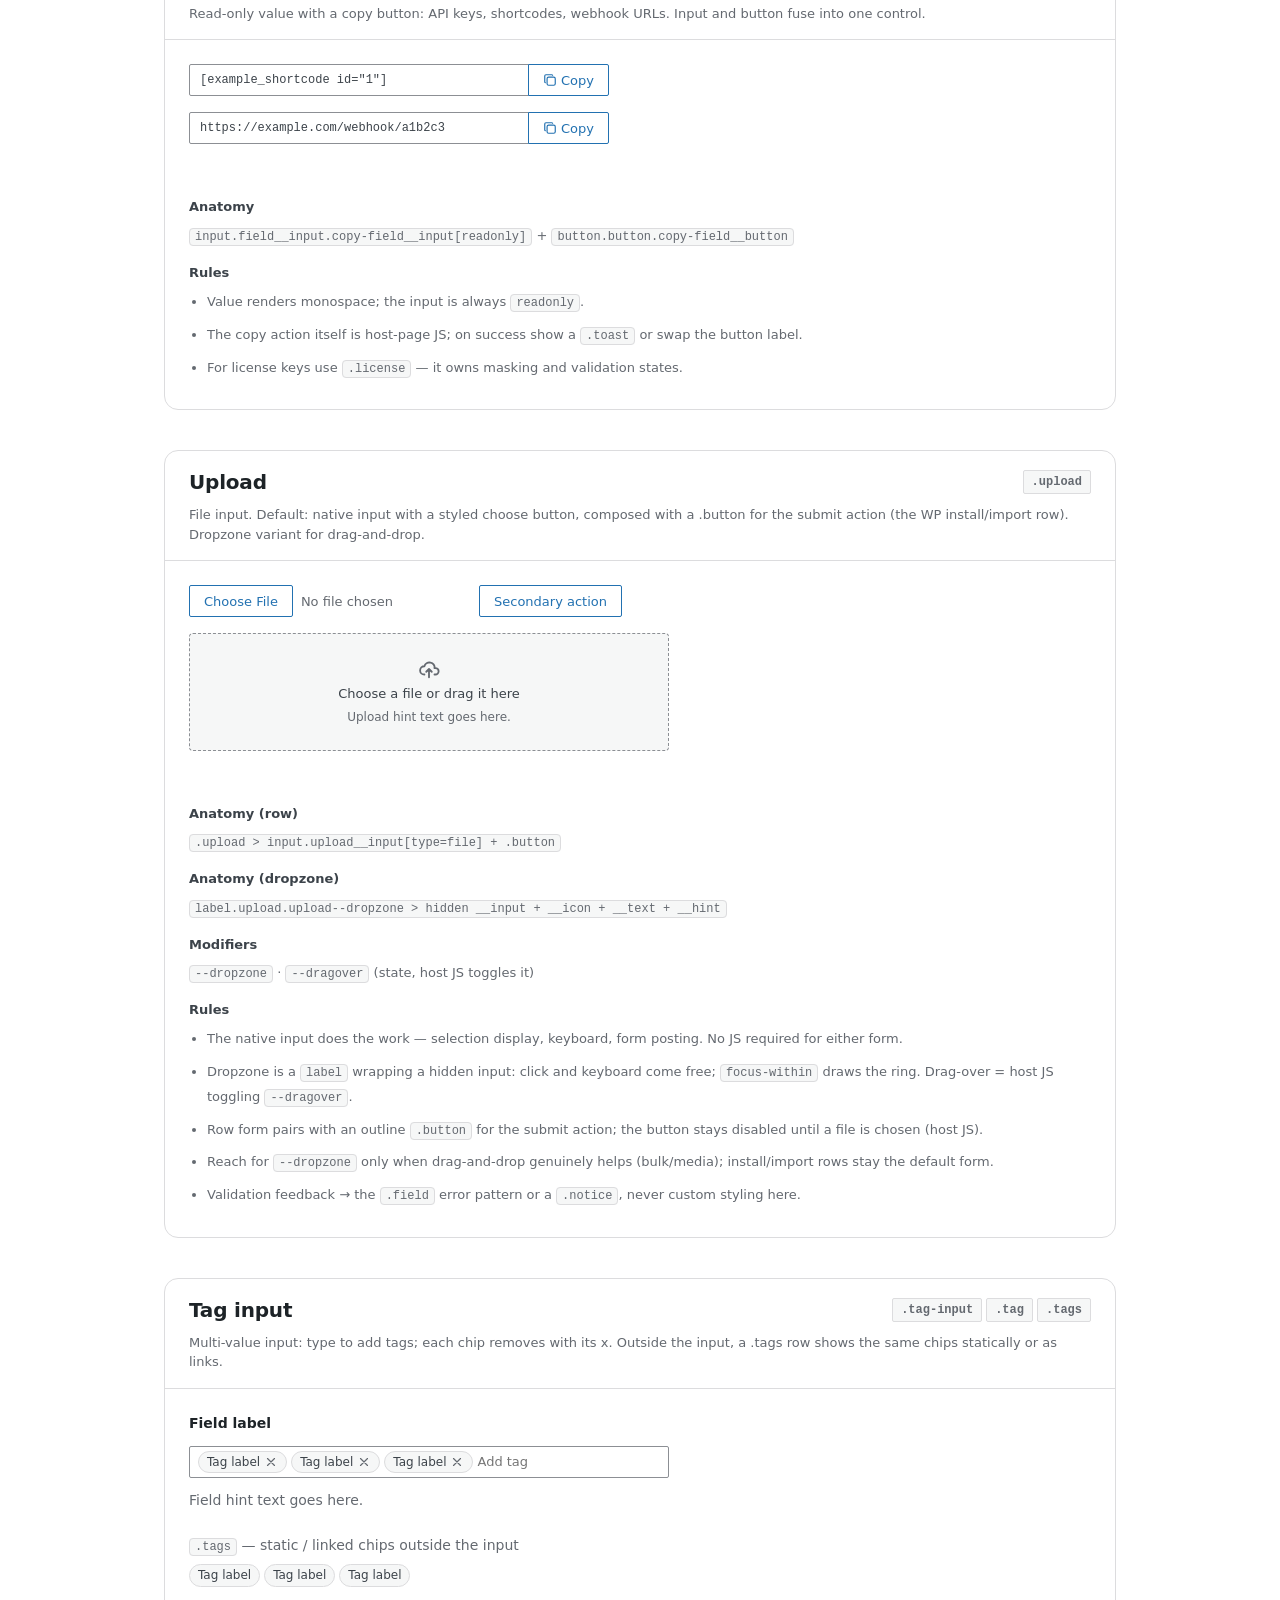
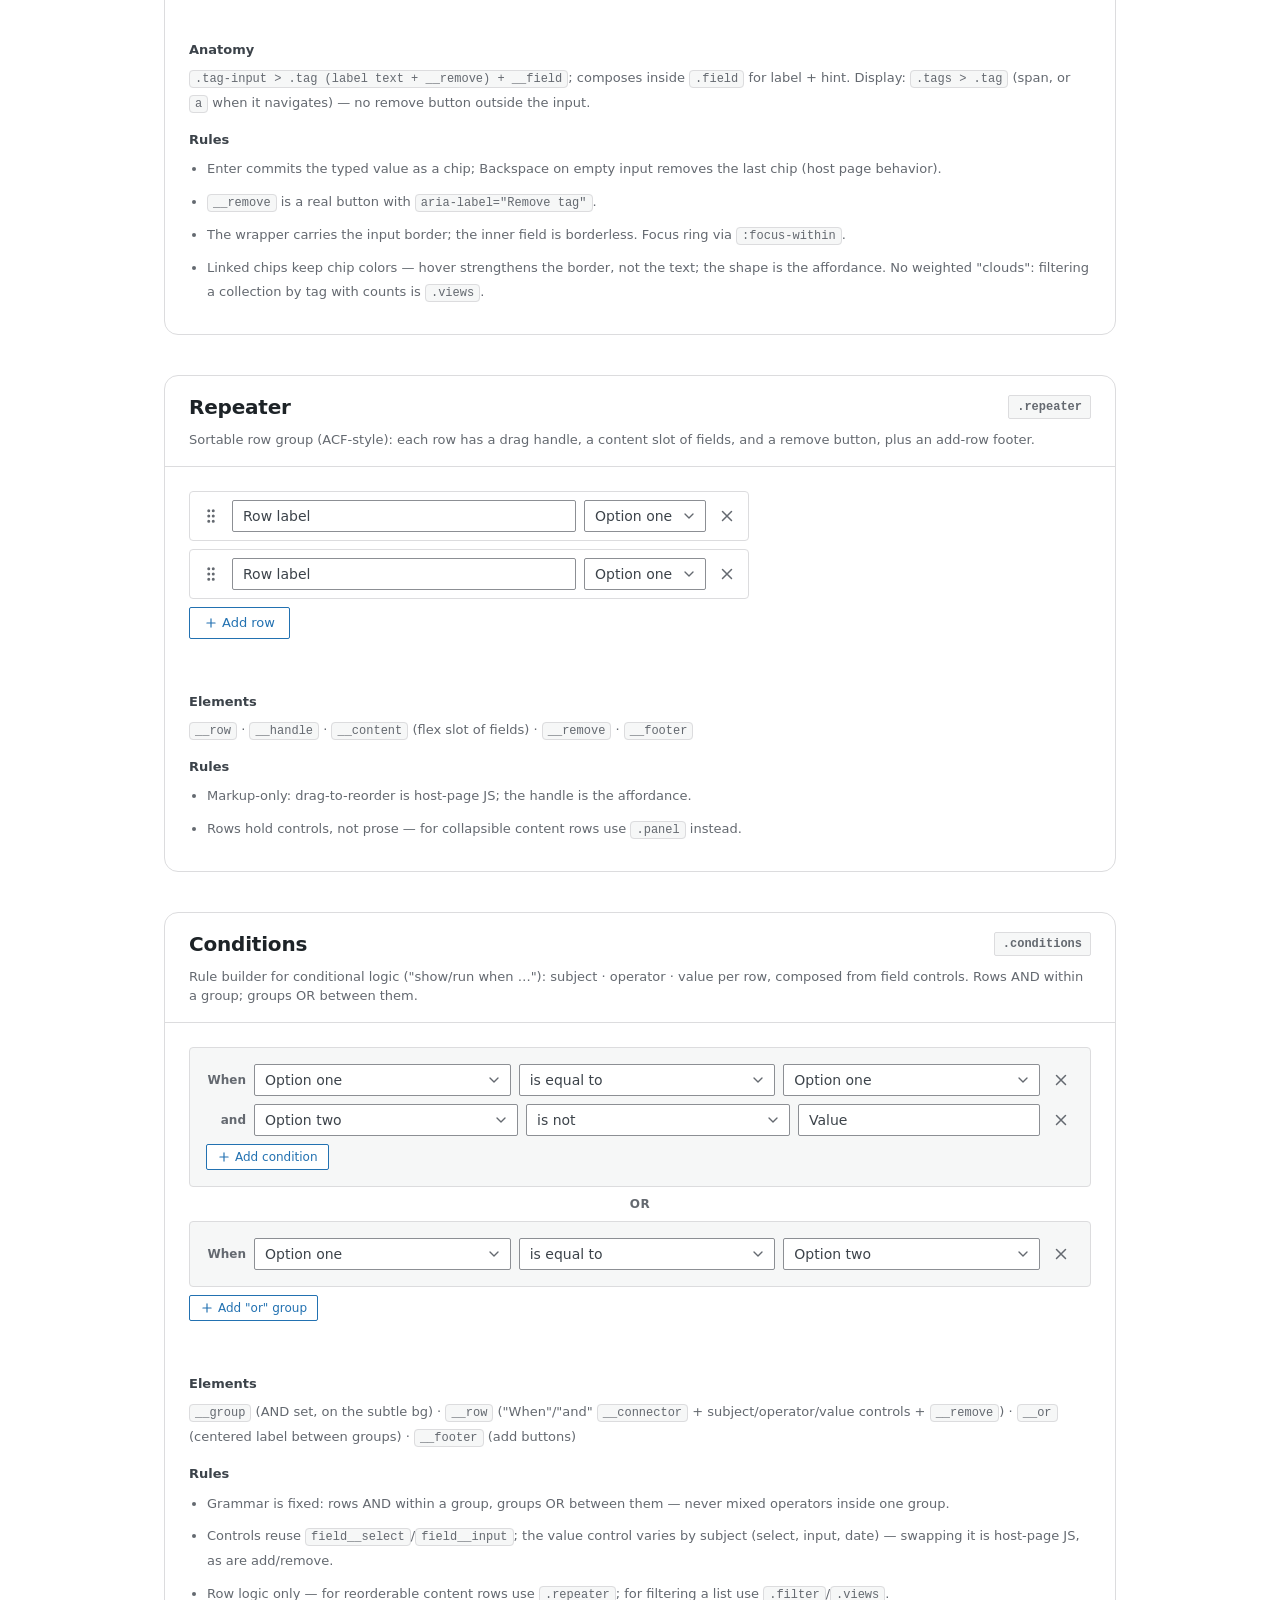
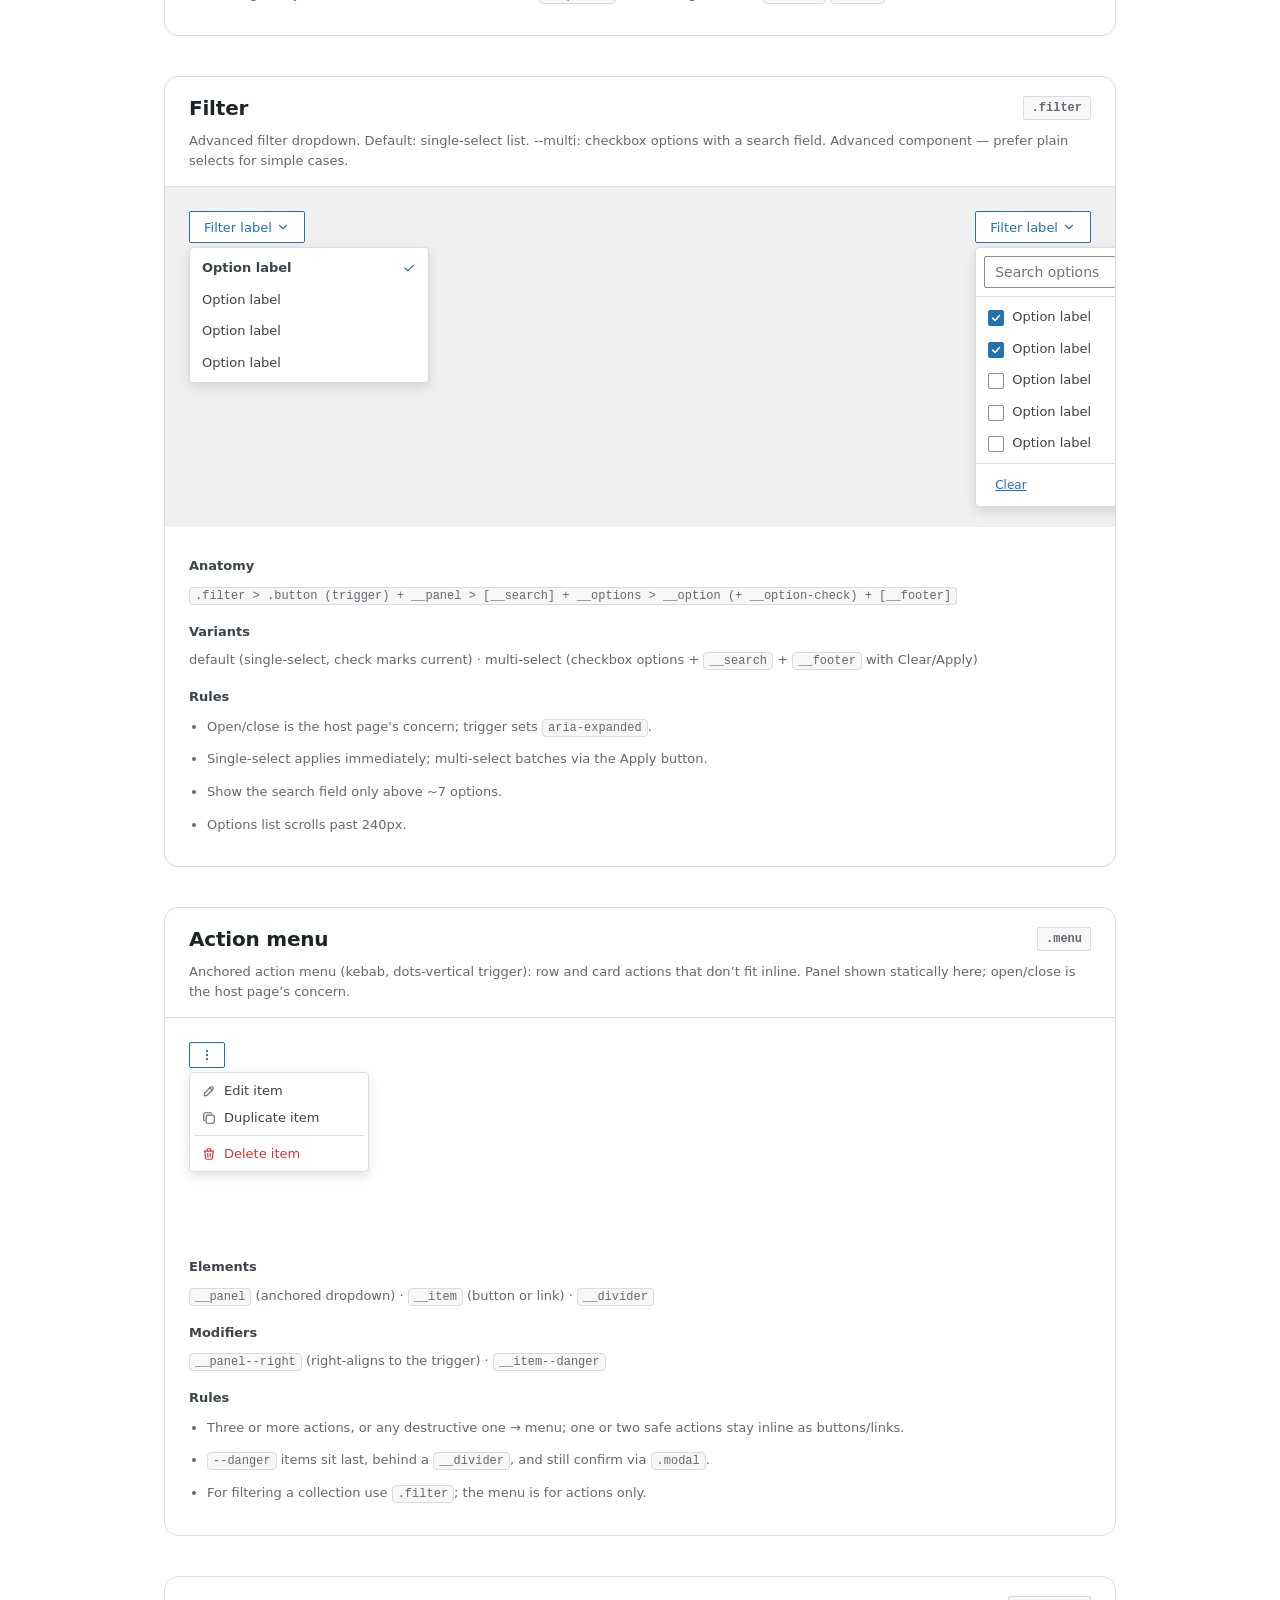
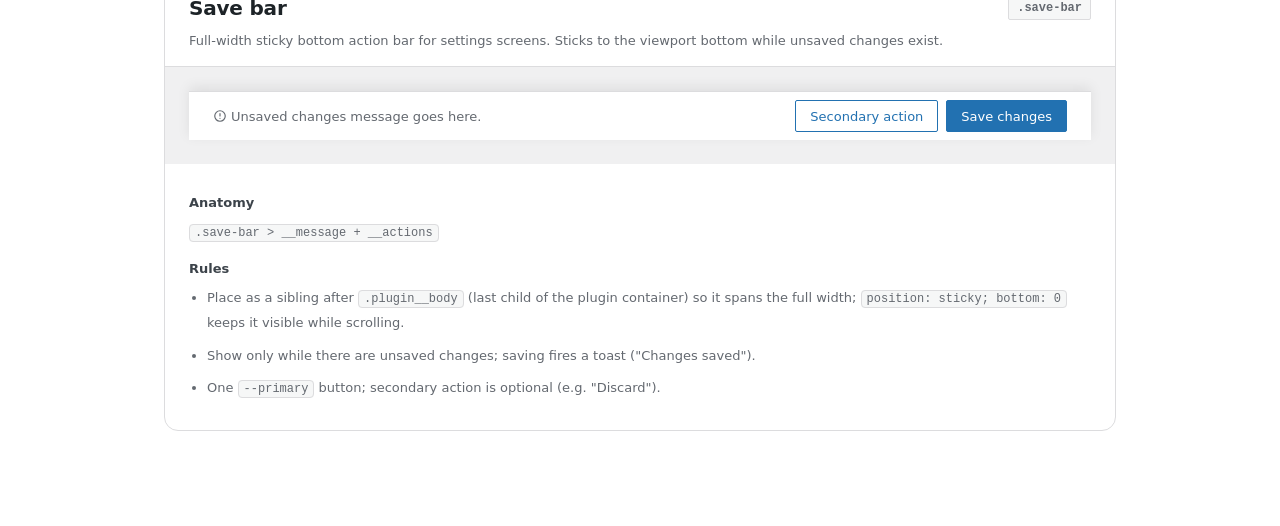
<file: examples/styleguide-forms.html>
<!DOCTYPE html>
<html lang="en">
<head>
<meta charset="UTF-8">
<meta name="viewport" content="width=device-width, initial-scale=1.0">
<title>Style Guide — Forms & actions</title>
<link rel="stylesheet" href="../tokens.css">
<link rel="stylesheet" href="guide.css">
</head>
<body>
<svg data-bios-sprite xmlns="http://www.w3.org/2000/svg" style="display:none">
<symbol id="i-alert-circle" viewBox="0 0 24 24"><path fill="none" stroke="currentColor" stroke-linecap="round" stroke-linejoin="round" stroke-width="2" d="M3 12a9 9 0 1 0 18 0a9 9 0 0 0-18 0m9-4v4m0 4h.01"/></symbol>
<symbol id="i-check" viewBox="0 0 24 24"><path fill="none" stroke="currentColor" stroke-linecap="round" stroke-linejoin="round" stroke-width="2" d="m5 12l5 5L20 7"/></symbol>
<symbol id="i-chevron-down" viewBox="0 0 24 24"><path fill="none" stroke="currentColor" stroke-linecap="round" stroke-linejoin="round" stroke-width="2" d="m6 9l6 6l6-6"/></symbol>
<symbol id="i-circle-check" viewBox="0 0 24 24"><g fill="none" stroke="currentColor" stroke-linecap="round" stroke-linejoin="round" stroke-width="2"><path d="M3 12a9 9 0 1 0 18 0a9 9 0 1 0-18 0"/><path d="m9 12l2 2l4-4"/></g></symbol>
<symbol id="i-cloud-upload" viewBox="0 0 24 24"><g fill="none" stroke="currentColor" stroke-linecap="round" stroke-linejoin="round" stroke-width="2"><path d="M7 18a4.6 4.4 0 0 1 0-9a5 4.5 0 0 1 11 2h1a3.5 3.5 0 0 1 0 7h-1"/><path d="m9 15l3-3l3 3m-3-3v9"/></g></symbol>
<symbol id="i-copy" viewBox="0 0 24 24"><g fill="none" stroke="currentColor" stroke-width="2" stroke-linecap="round" stroke-linejoin="round"><path stroke="none" d="M0 0h24v24H0z" fill="none" /> <path d="M7 9.667a2.667 2.667 0 0 1 2.667 -2.667h8.666a2.667 2.667 0 0 1 2.667 2.667v8.666a2.667 2.667 0 0 1 -2.667 2.667h-8.666a2.667 2.667 0 0 1 -2.667 -2.667l0 -8.666" /> <path d="M4.012 16.737a2.005 2.005 0 0 1 -1.012 -1.737v-10c0 -1.1 .9 -2 2 -2h10c.75 0 1.158 .385 1.5 1" /></g></symbol>
<symbol id="i-dots-vertical" viewBox="0 0 24 24"><g fill="none" stroke="currentColor" stroke-width="2" stroke-linecap="round" stroke-linejoin="round"><path stroke="none" d="M0 0h24v24H0z" fill="none" /> <path d="M11 12a1 1 0 1 0 2 0a1 1 0 1 0 -2 0" /> <path d="M11 19a1 1 0 1 0 2 0a1 1 0 1 0 -2 0" /> <path d="M11 5a1 1 0 1 0 2 0a1 1 0 1 0 -2 0" /></g></symbol>
<symbol id="i-grip-vertical" viewBox="0 0 24 24"><g fill="none" stroke="currentColor" stroke-width="2" stroke-linecap="round" stroke-linejoin="round"><path stroke="none" d="M0 0h24v24H0z" fill="none" /> <path d="M8 5a1 1 0 1 0 2 0a1 1 0 1 0 -2 0" /> <path d="M8 12a1 1 0 1 0 2 0a1 1 0 1 0 -2 0" /> <path d="M8 19a1 1 0 1 0 2 0a1 1 0 1 0 -2 0" /> <path d="M14 5a1 1 0 1 0 2 0a1 1 0 1 0 -2 0" /> <path d="M14 12a1 1 0 1 0 2 0a1 1 0 1 0 -2 0" /> <path d="M14 19a1 1 0 1 0 2 0a1 1 0 1 0 -2 0" /></g></symbol>
<symbol id="i-pencil" viewBox="0 0 24 24"><g fill="none" stroke="currentColor" stroke-width="2" stroke-linecap="round" stroke-linejoin="round"><path stroke="none" d="M0 0h24v24H0z" fill="none" /> <path d="M4 20h4l10.5 -10.5a2.828 2.828 0 1 0 -4 -4l-10.5 10.5v4" /> <path d="M13.5 6.5l4 4" /></g></symbol>
<symbol id="i-plus" viewBox="0 0 24 24"><g fill="none" stroke="currentColor" stroke-width="2" stroke-linecap="round" stroke-linejoin="round"><path stroke="none" d="M0 0h24v24H0z" fill="none" /> <path d="M12 5l0 14" /> <path d="M5 12l14 0" /></g></symbol>
<symbol id="i-trash" viewBox="0 0 24 24"><path fill="none" stroke="currentColor" stroke-linecap="round" stroke-linejoin="round" stroke-width="2" d="M4 7h16m-10 4v6m4-6v6M5 7l1 12a2 2 0 0 0 2 2h8a2 2 0 0 0 2-2l1-12M9 7V4a1 1 0 0 1 1-1h4a1 1 0 0 1 1 1v3"/></symbol>
<symbol id="i-x" viewBox="0 0 24 24"><path fill="none" stroke="currentColor" stroke-linecap="round" stroke-linejoin="round" stroke-width="2" d="M18 6L6 18M6 6l12 12"/></symbol>
</svg>

<div class="guide">

  <h1 class="guide__title">Forms & actions</h1>
  <p class="guide__intro">Inputs, settings rows, selection controls, and every action surface: buttons, menus, filters, and the save bar. Tokens, knobs, and the component index live in the <a href="styleguide.html">style guide</a>.</p>

  <section class="guide__section">
    <h2 class="guide__section-title">Component specs</h2>

    <!-- buttons -->
    <div class="spec">
      <div class="spec__head"><div class="spec__head-row"><h3 class="spec__title">Button</h3><div class="spec__badges"><code class="spec__name">.button</code></div></div><p class="spec__purpose">All actions. Default is the secondary (outline) style.</p></div>
      <div class="spec__demo spec__demo--card-bg">
        <div class="row">
          <button class="button button--primary">Primary action</button>
          <button class="button">Secondary action</button>
          <button class="button button--danger">Danger action</button>
          <button class="button button--link">Link action</button>
          <button class="button button--small">Small action</button>
          <button class="button button--small button--danger">Small danger</button>
          <button class="button" disabled>Disabled action</button>
        </div>
      </div>
      <dl class="spec__api">
        <dt>Modifiers</dt><dd><code>--primary</code> · <code>--danger</code> · <code>--link</code> · <code>--small</code> · <code>--disabled</code> / <code>:disabled</code></dd>
        <dt>Rules</dt>
        <dd>
          <ul class="spec__rules">
            <li>One <code>--primary</code> per card footer, maximum.</li>
            <li><code>--danger</code> for destructive actions only; pair with a <code>.modal</code> confirmation.</li>
          </ul>
        </dd>
      </dl>
    </div>

    <!-- field -->
    <div class="spec">
      <div class="spec__head"><div class="spec__head-row"><h3 class="spec__title">Field</h3><div class="spec__badges"><code class="spec__name">.field</code></div></div><p class="spec__purpose">Vertical field: label above control. For forms outside the settings-row pattern.</p></div>
      <div class="spec__demo spec__demo--card-bg">
        <div class="stack">
          <div class="field">
            <label class="field__label" for="sg-input">Field label</label>
            <input class="field__input" id="sg-input" type="text" placeholder="Placeholder text">
            <p class="field__hint">Field hint text goes here.</p>
          </div>
          <div class="field">
            <label class="field__label" for="sg-select">Field label</label>
            <select class="field__select" id="sg-select"><option>Option one</option><option>Option two</option></select>
          </div>
          <div class="field">
            <label class="field__label" for="sg-narrow">Field label</label>
            <input class="field__input field__input--narrow" id="sg-narrow" type="number" value="5">
          </div>
          <div class="field">
            <label class="field__label" for="sg-textarea">Field label</label>
            <textarea class="field__textarea" id="sg-textarea" placeholder="Placeholder text"></textarea>
            <p class="field__hint">Field hint text goes here.</p>
          </div>
          <div class="field">
            <label class="field__label" for="sg-search">Search label</label>
            <input class="field__input field__input--search" id="sg-search" type="search" placeholder="Search items…">
          </div>
          <div class="field field--error">
            <label class="field__label" for="sg-error">Field label</label>
            <input class="field__input" id="sg-error" type="text" value="Invalid value" aria-invalid="true" aria-describedby="sg-error-msg">
            <p class="field__message" id="sg-error-msg"><svg class="icon icon--sm" aria-hidden="true"><use href="#i-alert-circle"/></svg>Validation error message text.</p>
          </div>
          <div class="field field--success">
            <label class="field__label" for="sg-success">Field label</label>
            <input class="field__input" id="sg-success" type="text" value="Valid value">
            <p class="field__message"><svg class="icon icon--sm" aria-hidden="true"><use href="#i-circle-check"/></svg>Validation success message text.</p>
          </div>
        </div>
      </div>
      <dl class="spec__api">
        <dt>Elements</dt><dd><code>__label</code> · <code>__input</code> · <code>__select</code> · <code>__textarea</code> · <code>__hint</code> · <code>__message</code> (validation icon + text)</dd>
        <dt>Modifiers</dt><dd><code>__input--narrow</code> (80px, numeric) · <code>__input--search</code> (leading search icon) · <code>--error</code> / <code>--success</code> on the block (colors control border + <code>__message</code>)</dd>
        <dt>Rules</dt>
        <dd>
          <ul class="spec__rules">
            <li>Validation is per-field: <code>--error</code>/<code>--success</code> + a <code>__message</code> with an <code>alert-circle</code>/<code>circle-check</code> icon. Form-level results use a <code>.notice</code> above the cards.</li>
            <li>Pair <code>--error</code> with <code>aria-invalid="true"</code> and link the message via <code>aria-describedby</code>.</li>
            <li><code>__message</code> replaces <code>__hint</code> while a state is shown — never both at once.</li>
          </ul>
        </dd>
      </dl>
    </div>

    <!-- setting -->
    <div class="spec">
      <div class="spec__head"><div class="spec__head-row"><h3 class="spec__title">Setting row</h3><div class="spec__badges"><code class="spec__name">.setting</code></div></div><p class="spec__purpose">Settings row: label column left, control right (wp form-table pattern). Stacks at ≤700px.</p></div>
      <div class="spec__demo spec__demo--card-bg">
        <div class="settings">
        <div class="setting">
          <label class="setting__label" for="sg-set-select">Setting label</label>
          <div class="setting__control">
            <div class="setting__inline">
              <select class="field__select" id="sg-set-select"><option>Option one</option></select>
              <span class="setting__note">Setting note text.</span>
            </div>
          </div>
        </div>
        <div class="setting">
          <div class="setting__label">Setting label</div>
          <div class="setting__control">
            <label class="checkbox"><input class="checkbox__input" type="checkbox" checked><span>Checkbox label</span></label>
          </div>
        </div>
        </div>
      </div>
      <dl class="spec__api">
        <dt>Elements</dt><dd><code>__label</code> · <code>__control</code> · <code>__inline</code> · <code>__note</code></dd>
      </dl>
    </div>

    <!-- checkbox / radio / toggle -->
    <div class="spec">
      <div class="spec__head"><div class="spec__head-row"><h3 class="spec__title">Selection controls</h3><div class="spec__badges"><code class="spec__name">.checkbox</code><code class="spec__name">.radio</code><code class="spec__name">.toggle</code></div></div><p class="spec__purpose">Selection controls. Checkbox = independent options, radio = one of a set, toggle = immediate on/off state.</p></div>
      <div class="spec__demo spec__demo--card-bg stack">
        <div class="stack stack--tight">
          <label class="checkbox"><input class="checkbox__input" type="checkbox" checked><span>Checkbox label</span></label>
          <label class="checkbox"><input class="checkbox__input" type="checkbox"><span>Checkbox label <span class="checkbox__hint">— Checkbox hint text (inline, default)</span></span></label>
          <label class="checkbox checkbox--hint-below"><input class="checkbox__input" type="checkbox"><span>Checkbox label <span class="checkbox__hint">Checkbox hint text (--hint-below)</span></span></label>
          <label class="checkbox"><input class="checkbox__input" type="checkbox" checked disabled><span>Checkbox label <span class="checkbox__hint">(disabled)</span></span></label>
        </div>
        <div class="card__divider"></div>
        <div class="stack stack--tight">
          <label class="radio"><input class="radio__input" type="radio" name="sg-radio" checked><span>Radio label</span></label>
          <label class="radio"><input class="radio__input" type="radio" name="sg-radio"><span>Radio label <span class="radio__hint">— Radio hint text (inline, default)</span></span></label>
          <label class="radio radio--hint-below"><input class="radio__input" type="radio" name="sg-radio"><span>Radio label <span class="radio__hint">Radio hint text (--hint-below)</span></span></label>
        </div>
        <div class="card__divider"></div>
        <div class="stack stack--tight">
          <label class="toggle"><input class="toggle__input" type="checkbox" checked><span class="toggle__track" aria-hidden="true"></span><span>Toggle label</span></label>
          <label class="toggle"><input class="toggle__input" type="checkbox"><span class="toggle__track" aria-hidden="true"></span><span>Toggle label <span class="toggle__hint">— Toggle hint text (inline, default)</span></span></label>
          <label class="toggle toggle--hint-below"><input class="toggle__input" type="checkbox"><span class="toggle__track" aria-hidden="true"></span><span>Toggle label <span class="toggle__hint">Toggle hint text (--hint-below)</span></span></label>
        </div>
      </div>
      <dl class="spec__api">
        <dt>Anatomy (toggle)</dt><dd><code>label.toggle &gt; input.toggle__input + span.toggle__track + span</code> — the input is visually hidden, the track renders the switch.</dd>
        <dt>Rules</dt>
        <dd>
          <ul class="spec__rules">
            <li>Toggle applies immediately; checkbox waits for a save action. Don't mix the semantics.</li>
            <li>All three share the same hint pattern: <code>__hint</code> in secondary text. Default renders inline after the label (with an em-dash); the <code>--hint-below</code> variant puts it on its own line.</li>
          </ul>
        </dd>
      </dl>
    </div>

    <!-- copy-field -->
    <div class="spec">
      <div class="spec__head"><div class="spec__head-row"><h3 class="spec__title">Copy field</h3><div class="spec__badges"><code class="spec__name">.copy-field</code></div></div><p class="spec__purpose">Read-only value with a copy button: API keys, shortcodes, webhook URLs. Input and button fuse into one control.</p></div>
      <div class="spec__demo spec__demo--card-bg">
        <div class="stack demo-w-md">
          <div class="copy-field">
            <input class="field__input copy-field__input" type="text" readonly value="[example_shortcode id=&quot;1&quot;]">
            <button class="copy-field__button button"><svg class="icon icon--sm" aria-hidden="true"><use href="#i-copy"/></svg>Copy</button>
          </div>
          <div class="copy-field">
            <input class="field__input copy-field__input" type="text" readonly value="https://example.com/webhook/a1b2c3">
            <button class="copy-field__button button"><svg class="icon icon--sm" aria-hidden="true"><use href="#i-copy"/></svg>Copy</button>
          </div>
        </div>
      </div>
      <dl class="spec__api">
        <dt>Anatomy</dt><dd><code>input.field__input.copy-field__input[readonly]</code> + <code>button.button.copy-field__button</code></dd>
        <dt>Rules</dt>
        <dd>
          <ul class="spec__rules">
            <li>Value renders monospace; the input is always <code>readonly</code>.</li>
            <li>The copy action itself is host-page JS; on success show a <code>.toast</code> or swap the button label.</li>
            <li>For license keys use <code>.license</code> — it owns masking and validation states.</li>
          </ul>
        </dd>
      </dl>
    </div>

    <!-- tag-input -->
    <div class="spec">
      <div class="spec__head"><div class="spec__head-row"><h3 class="spec__title">Upload</h3><div class="spec__badges"><code class="spec__name">.upload</code></div></div><p class="spec__purpose">File input. Default: native input with a styled choose button, composed with a .button for the submit action (the WP install/import row). Dropzone variant for drag-and-drop.</p></div>
      <div class="spec__demo spec__demo--card-bg">
        <div class="stack demo-w-lg">
          <div class="upload">
            <input class="upload__input" type="file" aria-label="Choose file">
            <button class="button">Secondary action</button>
          </div>
          <label class="upload upload--dropzone">
            <input class="upload__input" type="file">
            <svg class="icon icon--lg upload__icon" aria-hidden="true"><use href="#i-cloud-upload"/></svg>
            <span class="upload__text">Choose a file or drag it here</span>
            <span class="upload__hint">Upload hint text goes here.</span>
          </label>
        </div>
      </div>
      <dl class="spec__api">
        <dt>Anatomy (row)</dt><dd><code>.upload &gt; input.upload__input[type=file] + .button</code></dd>
        <dt>Anatomy (dropzone)</dt><dd><code>label.upload.upload--dropzone &gt; hidden __input + __icon + __text + __hint</code></dd>
        <dt>Modifiers</dt><dd><code>--dropzone</code> · <code>--dragover</code> (state, host JS toggles it)</dd>
        <dt>Rules</dt>
        <dd>
          <ul class="spec__rules">
            <li>The native input does the work — selection display, keyboard, form posting. No JS required for either form.</li>
            <li>Dropzone is a <code>label</code> wrapping a hidden input: click and keyboard come free; <code>focus-within</code> draws the ring. Drag-over = host JS toggling <code>--dragover</code>.</li>
            <li>Row form pairs with an outline <code>.button</code> for the submit action; the button stays disabled until a file is chosen (host JS).</li>
            <li>Reach for <code>--dropzone</code> only when drag-and-drop genuinely helps (bulk/media); install/import rows stay the default form.</li>
            <li>Validation feedback → the <code>.field</code> error pattern or a <code>.notice</code>, never custom styling here.</li>
          </ul>
        </dd>
      </dl>
    </div>

    <div class="spec">
      <div class="spec__head"><div class="spec__head-row"><h3 class="spec__title">Tag input</h3><div class="spec__badges"><code class="spec__name">.tag-input</code><code class="spec__name">.tag</code><code class="spec__name">.tags</code></div></div><p class="spec__purpose">Multi-value input: type to add tags; each chip removes with its x. Outside the input, a .tags row shows the same chips statically or as links.</p></div>
      <div class="spec__demo spec__demo--card-bg">
        <div class="stack stack--loose demo-w-lg">
          <div class="field">
            <label class="field__label" for="sg-tags">Field label</label>
            <div class="tag-input">
              <span class="tag">Tag label<button class="tag__remove" aria-label="Remove tag"><svg class="icon icon--sm" aria-hidden="true"><use href="#i-x"/></svg></button></span>
              <span class="tag">Tag label<button class="tag__remove" aria-label="Remove tag"><svg class="icon icon--sm" aria-hidden="true"><use href="#i-x"/></svg></button></span>
              <span class="tag">Tag label<button class="tag__remove" aria-label="Remove tag"><svg class="icon icon--sm" aria-hidden="true"><use href="#i-x"/></svg></button></span>
              <input class="tag-input__field" id="sg-tags" type="text" placeholder="Add tag">
            </div>
            <p class="field__hint">Field hint text goes here.</p>
          </div>
          <div class="stack" style="gap: var(--space-sm);">
            <p class="card__description"><code>.tags</code> — static / linked chips outside the input</p>
            <div class="tags">
              <span class="tag">Tag label</span>
              <a class="tag" href="#">Tag label</a>
              <a class="tag" href="#">Tag label</a>
            </div>
          </div>
        </div>
      </div>
      <dl class="spec__api">
        <dt>Anatomy</dt><dd><code>.tag-input &gt; .tag (label text + __remove) + __field</code>; composes inside <code>.field</code> for label + hint. Display: <code>.tags &gt; .tag</code> (span, or <code>a</code> when it navigates) — no remove button outside the input.</dd>
        <dt>Rules</dt>
        <dd>
          <ul class="spec__rules">
            <li>Enter commits the typed value as a chip; Backspace on empty input removes the last chip (host page behavior).</li>
            <li><code>__remove</code> is a real button with <code>aria-label="Remove tag"</code>.</li>
            <li>The wrapper carries the input border; the inner field is borderless. Focus ring via <code>:focus-within</code>.</li>
            <li>Linked chips keep chip colors — hover strengthens the border, not the text; the shape is the affordance. No weighted "clouds": filtering a collection by tag with counts is <code>.views</code>.</li>
          </ul>
        </dd>
      </dl>
    </div>

    <!-- repeater -->
    <div class="spec">
      <div class="spec__head"><div class="spec__head-row"><h3 class="spec__title">Repeater</h3><div class="spec__badges"><code class="spec__name">.repeater</code></div></div><p class="spec__purpose">Sortable row group (ACF-style): each row has a drag handle, a content slot of fields, and a remove button, plus an add-row footer.</p></div>
      <div class="spec__demo spec__demo--card-bg">
        <div class="repeater demo-w-xl">
          <div class="repeater__row">
            <button class="repeater__handle" type="button" aria-label="Reorder row"><svg class="icon" aria-hidden="true"><use href="#i-grip-vertical"/></svg></button>
            <div class="repeater__content">
              <input class="field__input" type="text" value="Row label" aria-label="Row label" style="flex: 1;">
              <select class="field__select" aria-label="Row option"><option>Option one</option><option>Option two</option></select>
            </div>
            <button class="repeater__remove" type="button" aria-label="Remove row"><svg class="icon" aria-hidden="true"><use href="#i-x"/></svg></button>
          </div>
          <div class="repeater__row">
            <button class="repeater__handle" type="button" aria-label="Reorder row"><svg class="icon" aria-hidden="true"><use href="#i-grip-vertical"/></svg></button>
            <div class="repeater__content">
              <input class="field__input" type="text" value="Row label" aria-label="Row label" style="flex: 1;">
              <select class="field__select" aria-label="Row option"><option>Option one</option></select>
            </div>
            <button class="repeater__remove" type="button" aria-label="Remove row"><svg class="icon" aria-hidden="true"><use href="#i-x"/></svg></button>
          </div>
          <div class="repeater__footer">
            <button class="button"><svg class="icon icon--sm" aria-hidden="true"><use href="#i-plus"/></svg>Add row</button>
          </div>
        </div>
      </div>
      <dl class="spec__api">
        <dt>Elements</dt><dd><code>__row</code> · <code>__handle</code> · <code>__content</code> (flex slot of fields) · <code>__remove</code> · <code>__footer</code></dd>
        <dt>Rules</dt>
        <dd>
          <ul class="spec__rules">
            <li>Markup-only: drag-to-reorder is host-page JS; the handle is the affordance.</li>
            <li>Rows hold controls, not prose — for collapsible content rows use <code>.panel</code> instead.</li>
          </ul>
        </dd>
      </dl>
    </div>

    <!-- conditions -->
    <div class="spec">
      <div class="spec__head"><div class="spec__head-row"><h3 class="spec__title">Conditions</h3><div class="spec__badges"><code class="spec__name">.conditions</code></div></div><p class="spec__purpose">Rule builder for conditional logic ("show/run when …"): subject · operator · value per row, composed from field controls. Rows AND within a group; groups OR between them.</p></div>
      <div class="spec__demo spec__demo--card-bg">
        <div class="conditions">
          <div class="conditions__group">
            <div class="conditions__row">
              <span class="conditions__connector">When</span>
              <select class="field__select" aria-label="Condition subject"><option>Option one</option></select>
              <select class="field__select" aria-label="Condition operator"><option>is equal to</option></select>
              <select class="field__select" aria-label="Condition value"><option>Option one</option></select>
              <button class="conditions__remove" type="button" aria-label="Remove condition"><svg class="icon" aria-hidden="true"><use href="#i-x"/></svg></button>
            </div>
            <div class="conditions__row">
              <span class="conditions__connector">and</span>
              <select class="field__select" aria-label="Condition subject"><option>Option two</option></select>
              <select class="field__select" aria-label="Condition operator"><option>is not</option></select>
              <input class="field__input" value="Value" aria-label="Condition value">
              <button class="conditions__remove" type="button" aria-label="Remove condition"><svg class="icon" aria-hidden="true"><use href="#i-x"/></svg></button>
            </div>
            <div class="conditions__footer">
              <button class="button button--small" type="button"><svg class="icon icon--sm" aria-hidden="true"><use href="#i-plus"/></svg>Add condition</button>
            </div>
          </div>
          <span class="conditions__or">or</span>
          <div class="conditions__group">
            <div class="conditions__row">
              <span class="conditions__connector">When</span>
              <select class="field__select" aria-label="Condition subject"><option>Option one</option></select>
              <select class="field__select" aria-label="Condition operator"><option>is equal to</option></select>
              <select class="field__select" aria-label="Condition value"><option>Option two</option></select>
              <button class="conditions__remove" type="button" aria-label="Remove condition"><svg class="icon" aria-hidden="true"><use href="#i-x"/></svg></button>
            </div>
          </div>
          <div class="conditions__footer">
            <button class="button button--small" type="button"><svg class="icon icon--sm" aria-hidden="true"><use href="#i-plus"/></svg>Add "or" group</button>
          </div>
        </div>
      </div>
      <dl class="spec__api">
        <dt>Elements</dt><dd><code>__group</code> (AND set, on the subtle bg) · <code>__row</code> ("When"/"and" <code>__connector</code> + subject/operator/value controls + <code>__remove</code>) · <code>__or</code> (centered label between groups) · <code>__footer</code> (add buttons)</dd>
        <dt>Rules</dt>
        <dd>
          <ul class="spec__rules">
            <li>Grammar is fixed: rows AND within a group, groups OR between them — never mixed operators inside one group.</li>
            <li>Controls reuse <code>field__select</code>/<code>field__input</code>; the value control varies by subject (select, input, date) — swapping it is host-page JS, as are add/remove.</li>
            <li>Row logic only — for reorderable content rows use <code>.repeater</code>; for filtering a list use <code>.filter</code>/<code>.views</code>.</li>
          </ul>
        </dd>
      </dl>
    </div>

    <!-- filter -->
    <div class="spec">
      <div class="spec__head"><div class="spec__head-row"><h3 class="spec__title">Filter</h3><div class="spec__badges"><code class="spec__name">.filter</code></div></div><p class="spec__purpose">Advanced filter dropdown. Default: single-select list. --multi: checkbox options with a search field. Advanced component — prefer plain selects for simple cases.</p></div>
      <div class="spec__demo spec__demo--h-lg">
        <div class="row" style="align-items: flex-start; justify-content: space-between;">
          <div class="filter">
            <button class="button" aria-expanded="true">Filter label<svg class="icon icon--sm" aria-hidden="true"><use href="#i-chevron-down"/></svg></button>
            <div class="filter__panel">
              <div class="filter__options" role="listbox" aria-label="Filter options">
                <div class="filter__option filter__option--selected" role="option" aria-selected="true" tabindex="0">Option label<svg class="filter__option-check icon icon--sm" aria-hidden="true"><use href="#i-check"/></svg></div>
                <div class="filter__option" role="option" aria-selected="false" tabindex="0">Option label</div>
                <div class="filter__option" role="option" aria-selected="false" tabindex="0">Option label</div>
                <div class="filter__option" role="option" aria-selected="false" tabindex="0">Option label</div>
              </div>
            </div>
          </div>
          <div class="filter">
            <button class="button" aria-expanded="true">Filter label<svg class="icon icon--sm" aria-hidden="true"><use href="#i-chevron-down"/></svg></button>
            <div class="filter__panel">
              <div class="filter__search">
                <input class="field__input" type="search" placeholder="Search options" aria-label="Search options">
              </div>
              <div class="filter__options">
                <label class="filter__option"><input class="checkbox__input" type="checkbox" checked>Option label</label>
                <label class="filter__option"><input class="checkbox__input" type="checkbox" checked>Option label</label>
                <label class="filter__option"><input class="checkbox__input" type="checkbox">Option label</label>
                <label class="filter__option"><input class="checkbox__input" type="checkbox">Option label</label>
                <label class="filter__option"><input class="checkbox__input" type="checkbox">Option label</label>
              </div>
              <div class="filter__footer">
                <button class="button button--link button--small">Clear</button>
                <button class="button button--primary button--small">Apply</button>
              </div>
            </div>
          </div>
        </div>
      </div>
      <dl class="spec__api">
        <dt>Anatomy</dt><dd><code>.filter &gt; .button (trigger) + __panel &gt; [__search] + __options &gt; __option (+ __option-check) + [__footer]</code></dd>
        <dt>Variants</dt><dd>default (single-select, check marks current) · multi-select (checkbox options + <code>__search</code> + <code>__footer</code> with Clear/Apply)</dd>
        <dt>Rules</dt>
        <dd>
          <ul class="spec__rules">
            <li>Open/close is the host page's concern; trigger sets <code>aria-expanded</code>.</li>
            <li>Single-select applies immediately; multi-select batches via the Apply button.</li>
            <li>Show the search field only above ~7 options.</li>
            <li>Options list scrolls past 240px.</li>
          </ul>
        </dd>
      </dl>
    </div>

    <!-- menu -->
    <div class="spec">
      <div class="spec__head"><div class="spec__head-row"><h3 class="spec__title">Action menu</h3><div class="spec__badges"><code class="spec__name">.menu</code></div></div><p class="spec__purpose">Anchored action menu (kebab, dots-vertical trigger): row and card actions that don’t fit inline. Panel shown statically here; open/close is the host page’s concern.</p></div>
      <div class="spec__demo spec__demo--card-bg spec__demo--h-md">
        <div class="menu">
          <button class="button button--small" aria-haspopup="true" aria-expanded="true" aria-label="More actions"><svg class="icon icon--sm" aria-hidden="true"><use href="#i-dots-vertical"/></svg></button>
          <div class="menu__panel" role="menu">
            <button class="menu__item" role="menuitem"><svg class="icon icon--sm" aria-hidden="true"><use href="#i-pencil"/></svg>Edit item</button>
            <button class="menu__item" role="menuitem"><svg class="icon icon--sm" aria-hidden="true"><use href="#i-copy"/></svg>Duplicate item</button>
            <div class="menu__divider" role="separator"></div>
            <button class="menu__item menu__item--danger" role="menuitem"><svg class="icon icon--sm" aria-hidden="true"><use href="#i-trash"/></svg>Delete item</button>
          </div>
        </div>
      </div>
      <dl class="spec__api">
        <dt>Elements</dt><dd><code>__panel</code> (anchored dropdown) · <code>__item</code> (button or link) · <code>__divider</code></dd>
        <dt>Modifiers</dt><dd><code>__panel--right</code> (right-aligns to the trigger) · <code>__item--danger</code></dd>
        <dt>Rules</dt>
        <dd>
          <ul class="spec__rules">
            <li>Three or more actions, or any destructive one → menu; one or two safe actions stay inline as buttons/links.</li>
            <li><code>--danger</code> items sit last, behind a <code>__divider</code>, and still confirm via <code>.modal</code>.</li>
            <li>For filtering a collection use <code>.filter</code>; the menu is for actions only.</li>
          </ul>
        </dd>
      </dl>
    </div>

    <!-- save-bar -->
    <div class="spec">
      <div class="spec__head"><div class="spec__head-row"><h3 class="spec__title">Save bar</h3><div class="spec__badges"><code class="spec__name">.save-bar</code></div></div><p class="spec__purpose">Full-width sticky bottom action bar for settings screens. Sticks to the viewport bottom while unsaved changes exist.</p></div>
      <div class="spec__demo">
        <div class="save-bar">
          <span class="save-bar__message"><svg class="icon icon--sm" aria-hidden="true"><use href="#i-alert-circle"/></svg>Unsaved changes message goes here.</span>
          <div class="save-bar__actions">
            <button class="button">Secondary action</button>
            <button class="button button--primary">Save changes</button>
          </div>
        </div>
      </div>
      <dl class="spec__api">
        <dt>Anatomy</dt><dd><code>.save-bar &gt; __message + __actions</code></dd>
        <dt>Rules</dt>
        <dd>
          <ul class="spec__rules">
            <li>Place as a sibling after <code>.plugin__body</code> (last child of the plugin container) so it spans the full width; <code>position: sticky; bottom: 0</code> keeps it visible while scrolling.</li>
            <li>Show only while there are unsaved changes; saving fires a toast ("Changes saved").</li>
            <li>One <code>--primary</code> button; secondary action is optional (e.g. "Discard").</li>
          </ul>
        </dd>
      </dl>
    </div>

  </section>

</div>

<script src="guide.js"></script>
</body>
</html>
</file>
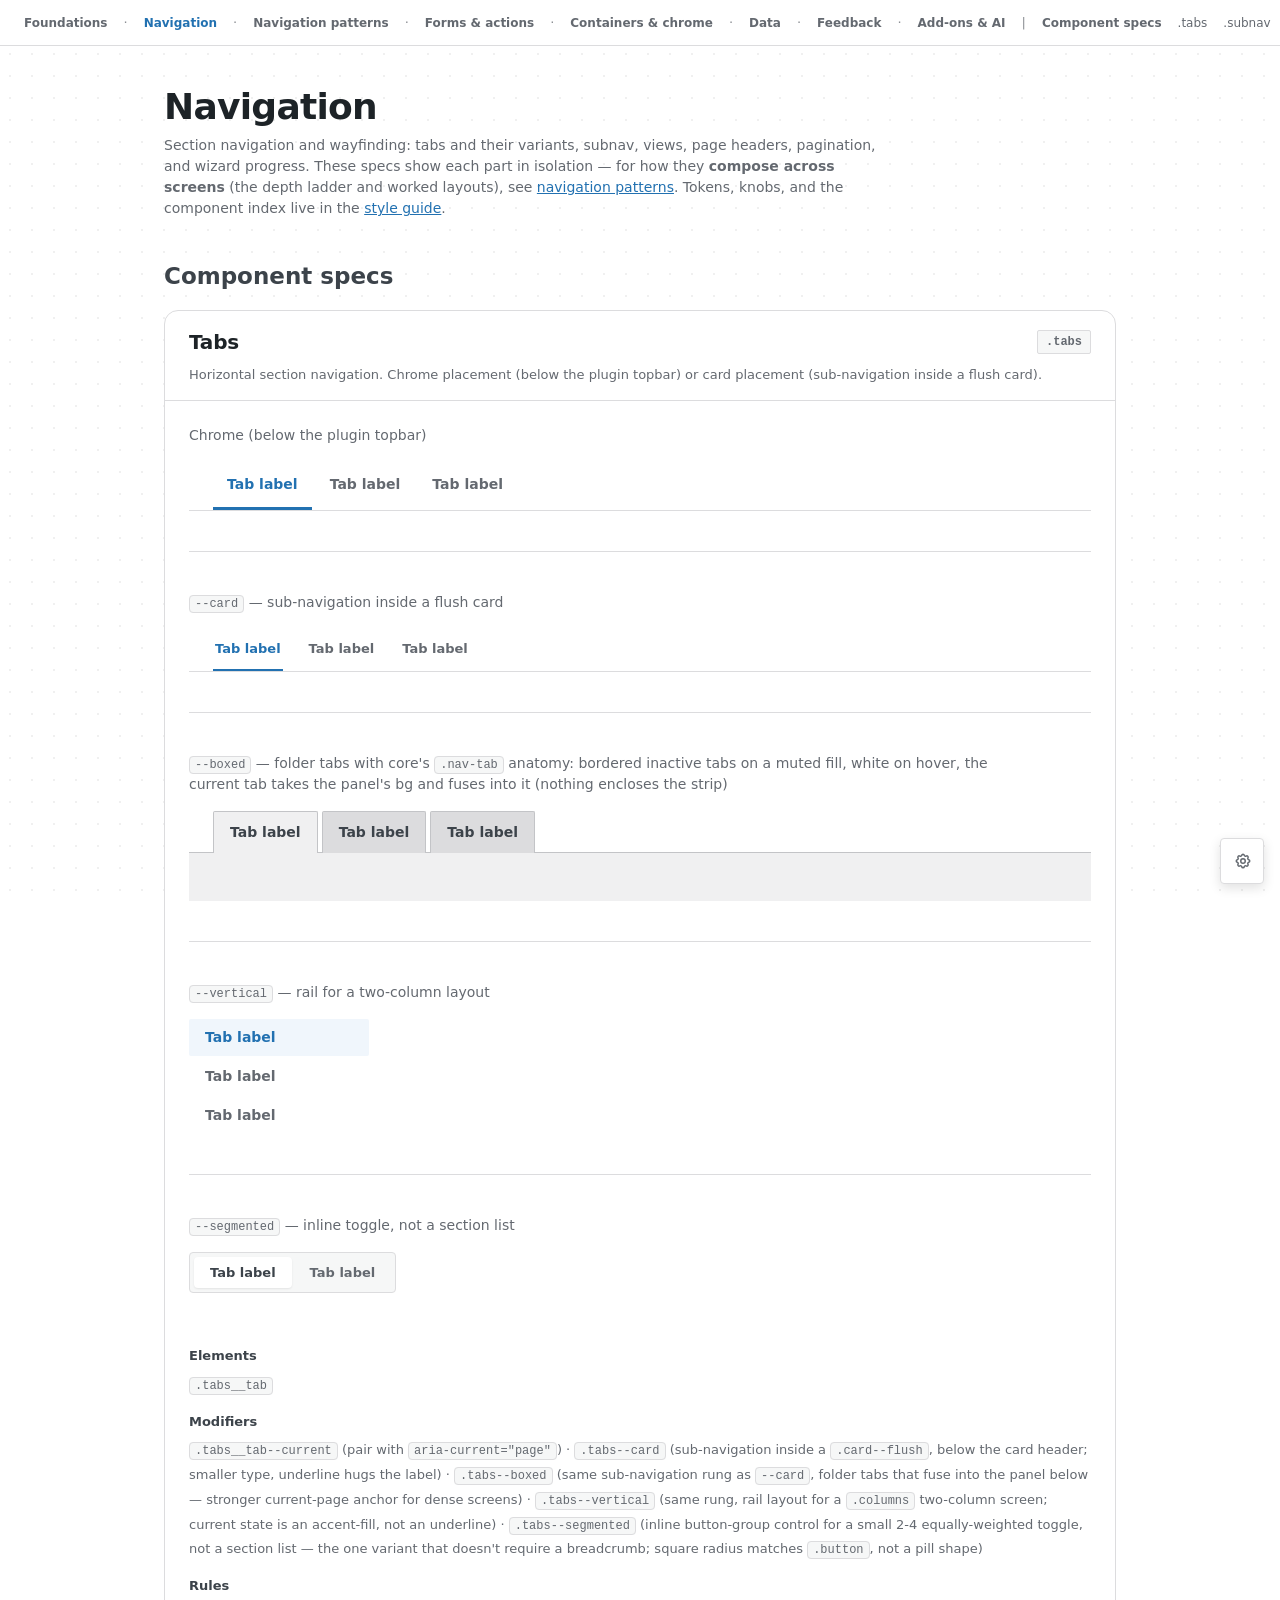
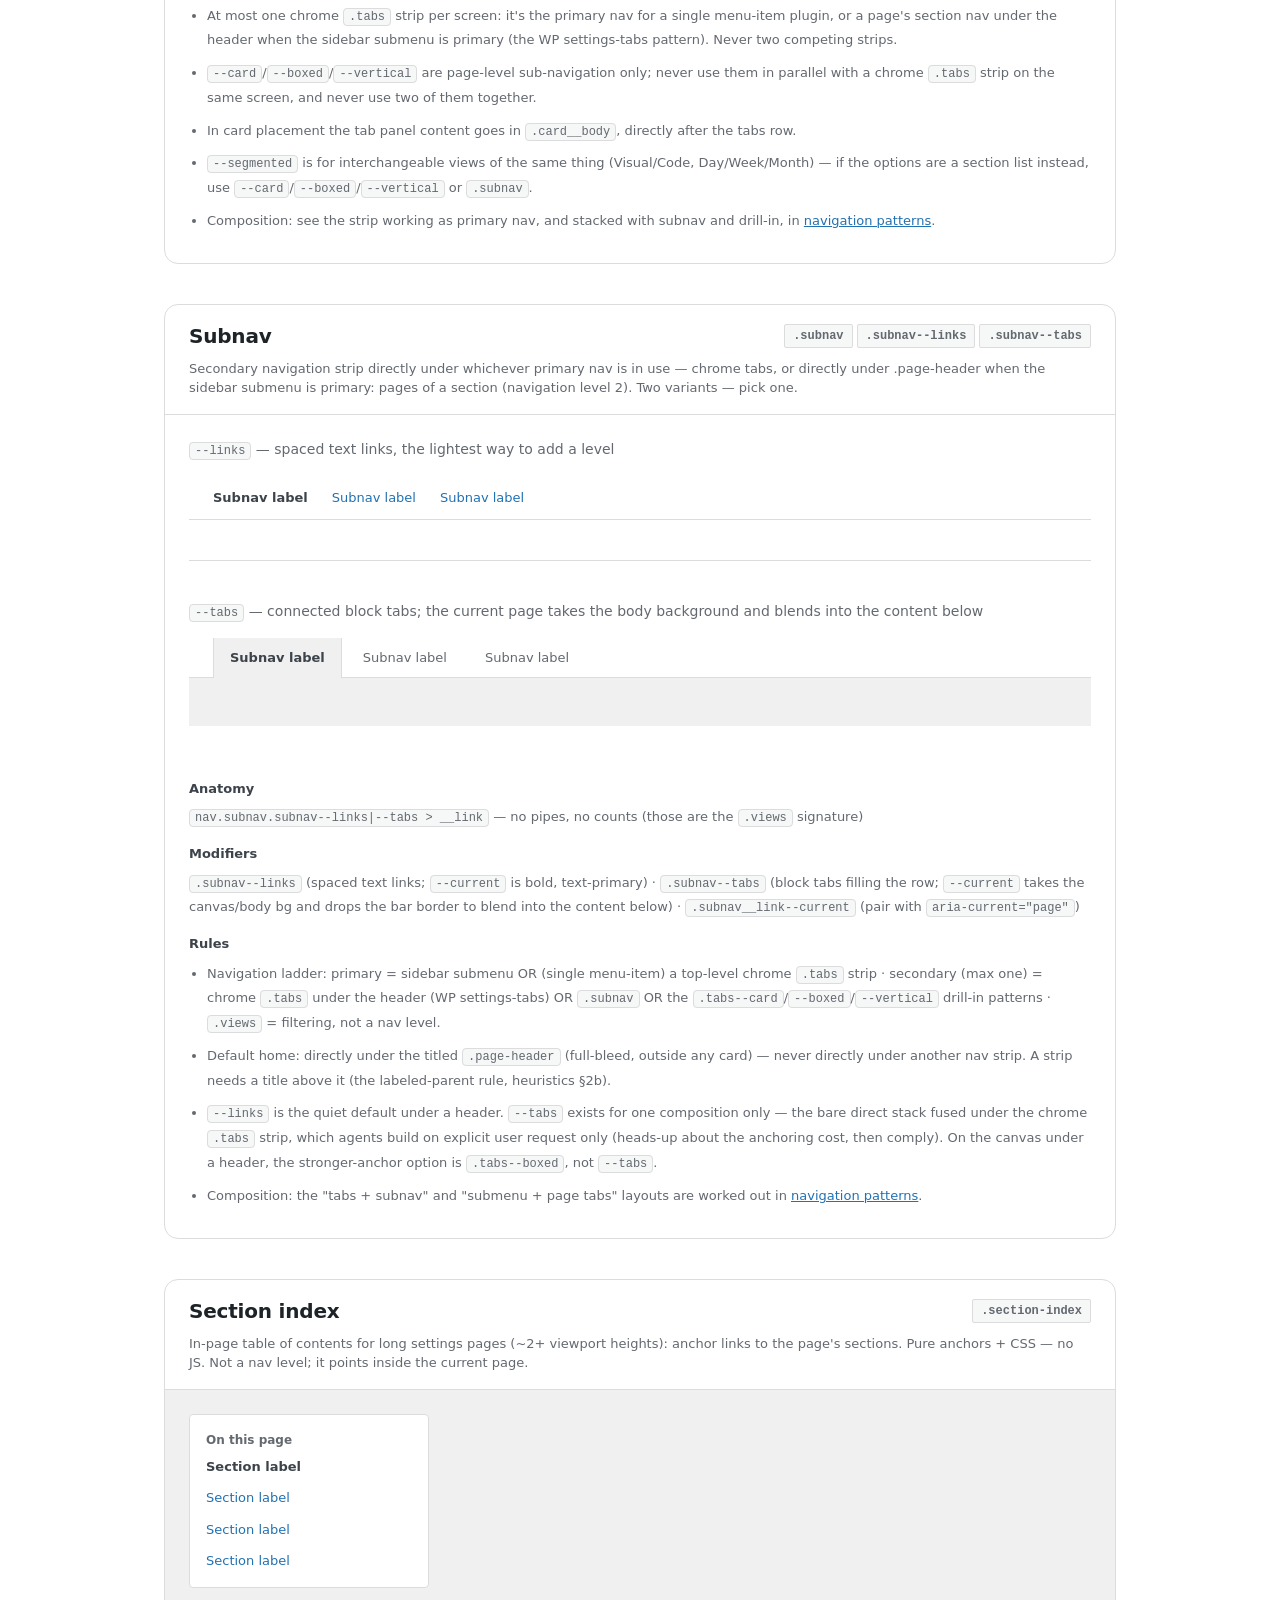
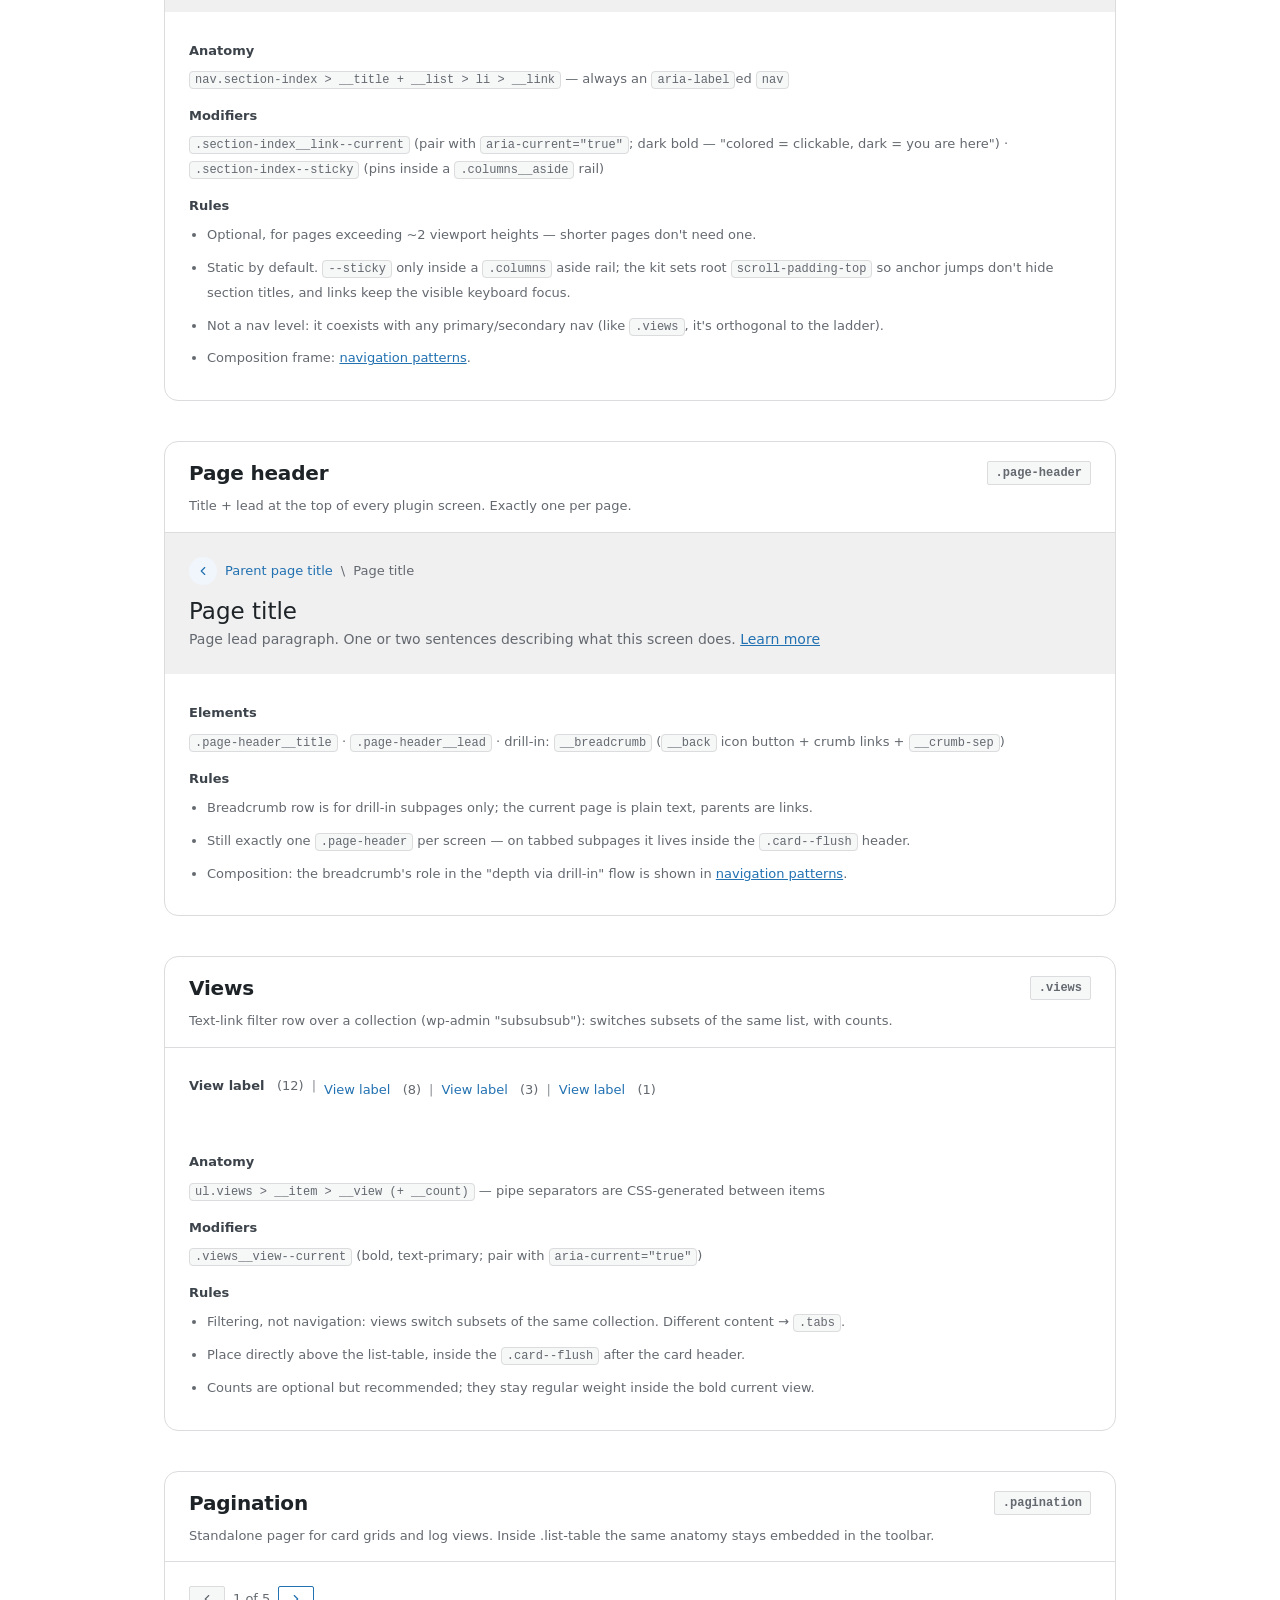
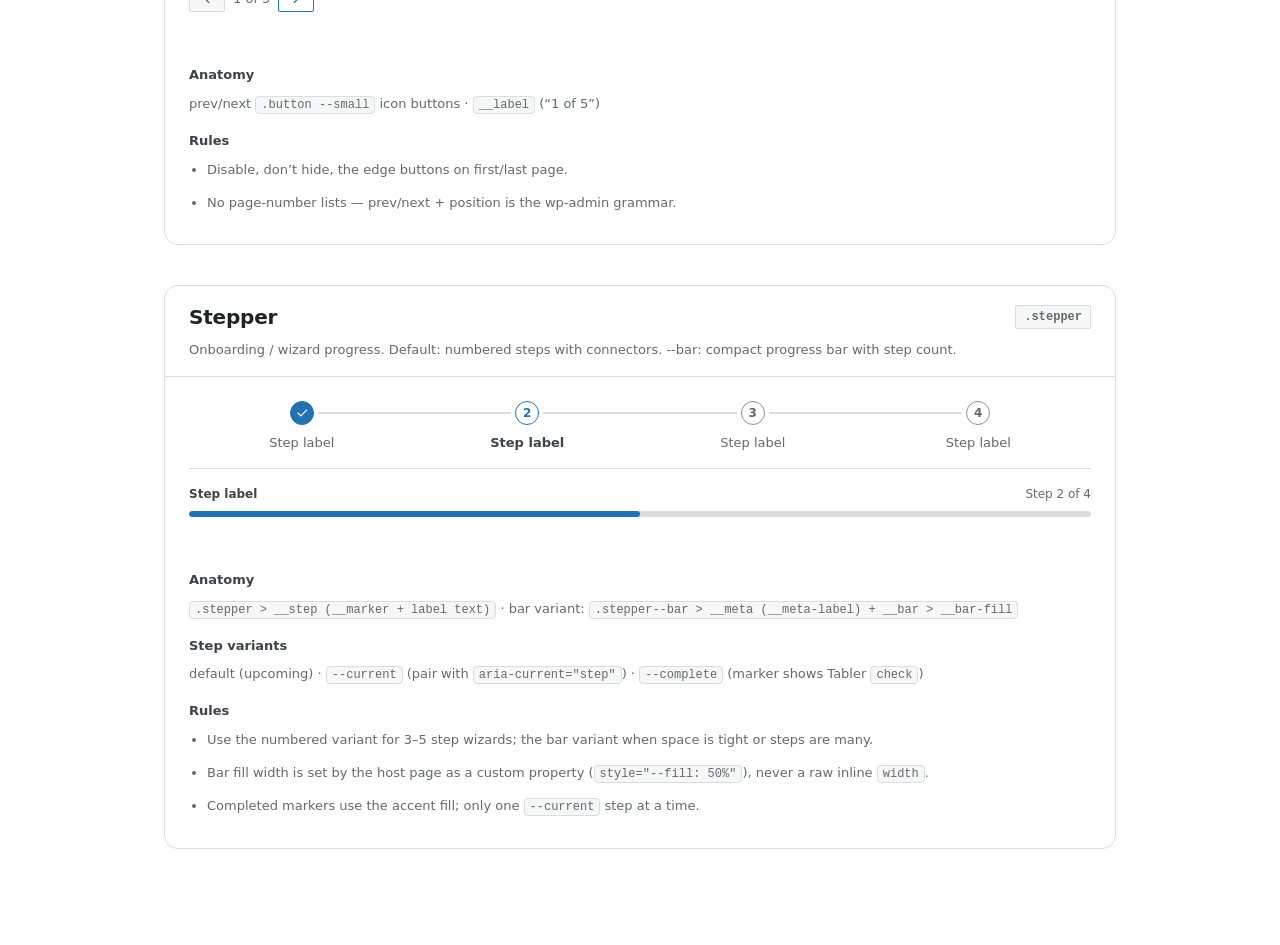
<file: examples/styleguide-navigation.html>
<!DOCTYPE html>
<html lang="en">
<head>
<meta charset="UTF-8">
<meta name="viewport" content="width=device-width, initial-scale=1.0">
<title>Style Guide — Navigation</title>
<link rel="stylesheet" href="../tokens.css">
<link rel="stylesheet" href="guide.css">
</head>
<body>
<svg data-bios-sprite xmlns="http://www.w3.org/2000/svg" style="display:none">
<symbol id="i-check" viewBox="0 0 24 24"><path fill="none" stroke="currentColor" stroke-linecap="round" stroke-linejoin="round" stroke-width="2" d="m5 12l5 5L20 7"/></symbol>
<symbol id="i-chevron-left" viewBox="0 0 24 24"><path fill="none" stroke="currentColor" stroke-linecap="round" stroke-linejoin="round" stroke-width="2" d="m15 6l-6 6l6 6"/></symbol>
<symbol id="i-chevron-right" viewBox="0 0 24 24"><path fill="none" stroke="currentColor" stroke-linecap="round" stroke-linejoin="round" stroke-width="2" d="m9 6l6 6l-6 6"/></symbol>
</svg>

<div class="guide">

  <h1 class="guide__title">Navigation</h1>
  <p class="guide__intro">Section navigation and wayfinding: tabs and their variants, subnav, views, page headers, pagination, and wizard progress. These specs show each part in isolation — for how they <strong>compose across screens</strong> (the depth ladder and worked layouts), see <a href="navigation-patterns.html">navigation patterns</a>. Tokens, knobs, and the component index live in the <a href="styleguide.html">style guide</a>.</p>

  <section class="guide__section">
    <h2 class="guide__section-title">Component specs</h2>

    <!-- tabs -->
    <div class="spec">
      <div class="spec__head"><div class="spec__head-row"><h3 class="spec__title">Tabs</h3><div class="spec__badges"><code class="spec__name">.tabs</code></div></div><p class="spec__purpose">Horizontal section navigation. Chrome placement (below the plugin topbar) or card placement (sub-navigation inside a flush card).</p></div>
      <div class="spec__demo spec__demo--card-bg">
        <div class="stack" style="gap: var(--space-xl);">
          <div class="stack" style="gap: var(--space-md);">
            <p class="card__description">Chrome (below the plugin topbar)</p>
            <nav class="tabs" aria-label="Demo tabs">
              <a class="tabs__tab tabs__tab--current" href="#" aria-current="page">Tab label</a>
              <a class="tabs__tab" href="#">Tab label</a>
              <a class="tabs__tab" href="#">Tab label</a>
            </nav>
          </div>
          <div class="card__divider"></div>
          <div class="stack" style="gap: var(--space-md);">
            <p class="card__description"><code>--card</code> — sub-navigation inside a flush card</p>
            <nav class="tabs tabs--card" aria-label="Demo card tabs">
              <a class="tabs__tab tabs__tab--current" href="#" aria-current="page">Tab label</a>
              <a class="tabs__tab" href="#">Tab label</a>
              <a class="tabs__tab" href="#">Tab label</a>
            </nav>
          </div>
          <div class="card__divider"></div>
          <div class="stack" style="gap: var(--space-md);">
            <p class="card__description"><code>--boxed</code> — folder tabs with core's <code>.nav-tab</code> anatomy: bordered inactive tabs on a muted fill, white on hover, the current tab takes the panel's bg and fuses into it (nothing encloses the strip)</p>
            <div>
              <nav class="tabs tabs--boxed" aria-label="Demo boxed tabs">
                <a class="tabs__tab tabs__tab--current" href="#" aria-current="page">Tab label</a>
                <a class="tabs__tab" href="#">Tab label</a>
                <a class="tabs__tab" href="#">Tab label</a>
              </nav>
              <div class="spec__fuse-panel"></div>
            </div>
          </div>
          <div class="card__divider"></div>
          <div class="stack" style="gap: var(--space-md);">
            <p class="card__description"><code>--vertical</code> — rail for a two-column layout</p>
            <nav class="tabs tabs--vertical demo-w-tabs" aria-label="Demo vertical tabs">
              <a class="tabs__tab tabs__tab--current" href="#" aria-current="page">Tab label</a>
              <a class="tabs__tab" href="#">Tab label</a>
              <a class="tabs__tab" href="#">Tab label</a>
            </nav>
          </div>
          <div class="card__divider"></div>
          <div class="stack" style="gap: var(--space-md);">
            <p class="card__description"><code>--segmented</code> — inline toggle, not a section list</p>
            <nav class="tabs tabs--segmented" aria-label="Demo segmented tabs">
              <a class="tabs__tab tabs__tab--current" href="#" aria-current="page">Tab label</a>
              <a class="tabs__tab" href="#">Tab label</a>
            </nav>
          </div>
        </div>
      </div>
      <dl class="spec__api">
        <dt>Elements</dt><dd><code>.tabs__tab</code></dd>
        <dt>Modifiers</dt><dd><code>.tabs__tab--current</code> (pair with <code>aria-current="page"</code>) · <code>.tabs--card</code> (sub-navigation inside a <code>.card--flush</code>, below the card header; smaller type, underline hugs the label) · <code>.tabs--boxed</code> (same sub-navigation rung as <code>--card</code>, folder tabs that fuse into the panel below — stronger current-page anchor for dense screens) · <code>.tabs--vertical</code> (same rung, rail layout for a <code>.columns</code> two-column screen; current state is an accent-fill, not an underline) · <code>.tabs--segmented</code> (inline button-group control for a small 2-4 equally-weighted toggle, not a section list — the one variant that doesn't require a breadcrumb; square radius matches <code>.button</code>, not a pill shape)</dd>
        <dt>Rules</dt>
        <dd>
          <ul class="spec__rules">
            <li>At most one chrome <code>.tabs</code> strip per screen: it's the primary nav for a single menu-item plugin, or a page's section nav under the header when the sidebar submenu is primary (the WP settings-tabs pattern). Never two competing strips.</li>
            <li><code>--card</code>/<code>--boxed</code>/<code>--vertical</code> are page-level sub-navigation only; never use them in parallel with a chrome <code>.tabs</code> strip on the same screen, and never use two of them together.</li>
            <li>In card placement the tab panel content goes in <code>.card__body</code>, directly after the tabs row.</li>
            <li><code>--segmented</code> is for interchangeable views of the same thing (Visual/Code, Day/Week/Month) — if the options are a section list instead, use <code>--card</code>/<code>--boxed</code>/<code>--vertical</code> or <code>.subnav</code>.</li>
            <li>Composition: see the strip working as primary nav, and stacked with subnav and drill-in, in <a href="navigation-patterns.html">navigation patterns</a>.</li>
          </ul>
        </dd>
      </dl>
    </div>

    <!-- subnav -->
    <div class="spec">
      <div class="spec__head"><div class="spec__head-row"><h3 class="spec__title">Subnav</h3><div class="spec__badges"><code class="spec__name">.subnav</code><code class="spec__name">.subnav--links</code><code class="spec__name">.subnav--tabs</code></div></div><p class="spec__purpose">Secondary navigation strip directly under whichever primary nav is in use — chrome tabs, or directly under .page-header when the sidebar submenu is primary: pages of a section (navigation level 2). Two variants — pick one.</p></div>
      <div class="spec__demo spec__demo--card-bg">
        <div class="stack" style="gap: var(--space-xl);">
          <div class="stack" style="gap: var(--space-md);">
            <p class="card__description"><code>--links</code> — spaced text links, the lightest way to add a level</p>
            <nav class="subnav subnav--links" aria-label="Demo section pages, links variant">
              <a class="subnav__link subnav__link--current" href="#" aria-current="page">Subnav label</a>
              <a class="subnav__link" href="#">Subnav label</a>
              <a class="subnav__link" href="#">Subnav label</a>
            </nav>
          </div>
          <div class="card__divider"></div>
          <div class="stack" style="gap: var(--space-md);">
            <p class="card__description"><code>--tabs</code> — connected block tabs; the current page takes the body background and blends into the content below</p>
            <div>
              <nav class="subnav subnav--tabs" aria-label="Demo section pages, tabs variant">
                <a class="subnav__link subnav__link--current" href="#" aria-current="page">Subnav label</a>
                <a class="subnav__link" href="#">Subnav label</a>
                <a class="subnav__link" href="#">Subnav label</a>
              </nav>
              <div class="spec__fuse-panel"></div>
            </div>
          </div>
        </div>
      </div>
      <dl class="spec__api">
        <dt>Anatomy</dt><dd><code>nav.subnav.subnav--links|--tabs &gt; __link</code> — no pipes, no counts (those are the <code>.views</code> signature)</dd>
        <dt>Modifiers</dt><dd><code>.subnav--links</code> (spaced text links; <code>--current</code> is bold, text-primary) · <code>.subnav--tabs</code> (block tabs filling the row; <code>--current</code> takes the canvas/body bg and drops the bar border to blend into the content below) · <code>.subnav__link--current</code> (pair with <code>aria-current="page"</code>)</dd>
        <dt>Rules</dt>
        <dd>
          <ul class="spec__rules">
            <li>Navigation ladder: primary = sidebar submenu OR (single menu-item) a top-level chrome <code>.tabs</code> strip · secondary (max one) = chrome <code>.tabs</code> under the header (WP settings-tabs) OR <code>.subnav</code> OR the <code>.tabs--card</code>/<code>--boxed</code>/<code>--vertical</code> drill-in patterns · <code>.views</code> = filtering, not a nav level.</li>
            <li>Default home: directly under the titled <code>.page-header</code> (full-bleed, outside any card) — never directly under another nav strip. A strip needs a title above it (the labeled-parent rule, heuristics §2b).</li>
            <li><code>--links</code> is the quiet default under a header. <code>--tabs</code> exists for one composition only — the bare direct stack fused under the chrome <code>.tabs</code> strip, which agents build on explicit user request only (heads-up about the anchoring cost, then comply). On the canvas under a header, the stronger-anchor option is <code>.tabs--boxed</code>, not <code>--tabs</code>.</li>
            <li>Composition: the "tabs + subnav" and "submenu + page tabs" layouts are worked out in <a href="navigation-patterns.html">navigation patterns</a>.</li>
          </ul>
        </dd>
      </dl>
    </div>

    <!-- section-index -->
    <div class="spec">
      <div class="spec__head"><div class="spec__head-row"><h3 class="spec__title">Section index</h3><div class="spec__badges"><code class="spec__name">.section-index</code></div></div><p class="spec__purpose">In-page table of contents for long settings pages (~2+ viewport heights): anchor links to the page's sections. Pure anchors + CSS — no JS. Not a nav level; it points inside the current page.</p></div>
      <div class="spec__demo">
        <nav class="section-index demo-w-xs" aria-label="On this page">
          <p class="section-index__title">On this page</p>
          <ul class="section-index__list">
            <li><a class="section-index__link section-index__link--current" href="#" aria-current="true">Section label</a></li>
            <li><a class="section-index__link" href="#">Section label</a></li>
            <li><a class="section-index__link" href="#">Section label</a></li>
            <li><a class="section-index__link" href="#">Section label</a></li>
          </ul>
        </nav>
      </div>
      <dl class="spec__api">
        <dt>Anatomy</dt><dd><code>nav.section-index &gt; __title + __list &gt; li &gt; __link</code> — always an <code>aria-label</code>ed <code>nav</code></dd>
        <dt>Modifiers</dt><dd><code>.section-index__link--current</code> (pair with <code>aria-current="true"</code>; dark bold — "colored = clickable, dark = you are here") · <code>.section-index--sticky</code> (pins inside a <code>.columns__aside</code> rail)</dd>
        <dt>Rules</dt>
        <dd>
          <ul class="spec__rules">
            <li>Optional, for pages exceeding ~2 viewport heights — shorter pages don't need one.</li>
            <li>Static by default. <code>--sticky</code> only inside a <code>.columns</code> aside rail; the kit sets root <code>scroll-padding-top</code> so anchor jumps don't hide section titles, and links keep the visible keyboard focus.</li>
            <li>Not a nav level: it coexists with any primary/secondary nav (like <code>.views</code>, it's orthogonal to the ladder).</li>
            <li>Composition frame: <a href="navigation-patterns.html">navigation patterns</a>.</li>
          </ul>
        </dd>
      </dl>
    </div>

    <!-- page-header -->
    <div class="spec">
      <div class="spec__head"><div class="spec__head-row"><h3 class="spec__title">Page header</h3><div class="spec__badges"><code class="spec__name">.page-header</code></div></div><p class="spec__purpose">Title + lead at the top of every plugin screen. Exactly one per page.</p></div>
      <div class="spec__demo">
        <header class="page-header">
          <div class="page-header__breadcrumb">
            <button class="page-header__back" type="button" aria-label="Back"><svg class="icon icon--sm" aria-hidden="true"><use href="#i-chevron-left"/></svg></button>
            <a href="#">Parent page title</a>
            <span class="page-header__crumb-sep" aria-hidden="true">\</span>
            <span>Page title</span>
          </div>
          <h2 class="page-header__title">Page title</h2>
          <p class="page-header__lead">Page lead paragraph. One or two sentences describing what this screen does. <a href="#">Learn more</a></p>
        </header>
      </div>
      <dl class="spec__api">
        <dt>Elements</dt><dd><code>.page-header__title</code> · <code>.page-header__lead</code> · drill-in: <code>__breadcrumb</code> (<code>__back</code> icon button + crumb links + <code>__crumb-sep</code>)</dd>
        <dt>Rules</dt>
        <dd>
          <ul class="spec__rules">
            <li>Breadcrumb row is for drill-in subpages only; the current page is plain text, parents are links.</li>
            <li>Still exactly one <code>.page-header</code> per screen — on tabbed subpages it lives inside the <code>.card--flush</code> header.</li>
            <li>Composition: the breadcrumb's role in the "depth via drill-in" flow is shown in <a href="navigation-patterns.html">navigation patterns</a>.</li>
          </ul>
        </dd>
      </dl>
    </div>

    <!-- views -->
    <div class="spec">
      <div class="spec__head"><div class="spec__head-row"><h3 class="spec__title">Views</h3><div class="spec__badges"><code class="spec__name">.views</code></div></div><p class="spec__purpose">Text-link filter row over a collection (wp-admin "subsubsub"): switches subsets of the same list, with counts.</p></div>
      <div class="spec__demo spec__demo--card-bg">
        <ul class="views" aria-label="Filter views">
          <li class="views__item"><a class="views__view views__view--current" href="#" aria-current="true">View label <span class="views__count">(12)</span></a></li>
          <li class="views__item"><a class="views__view" href="#">View label <span class="views__count">(8)</span></a></li>
          <li class="views__item"><a class="views__view" href="#">View label <span class="views__count">(3)</span></a></li>
          <li class="views__item"><a class="views__view" href="#">View label <span class="views__count">(1)</span></a></li>
        </ul>
      </div>
      <dl class="spec__api">
        <dt>Anatomy</dt><dd><code>ul.views &gt; __item &gt; __view (+ __count)</code> — pipe separators are CSS-generated between items</dd>
        <dt>Modifiers</dt><dd><code>.views__view--current</code> (bold, text-primary; pair with <code>aria-current="true"</code>)</dd>
        <dt>Rules</dt>
        <dd>
          <ul class="spec__rules">
            <li>Filtering, not navigation: views switch subsets of the same collection. Different content → <code>.tabs</code>.</li>
            <li>Place directly above the list-table, inside the <code>.card--flush</code> after the card header.</li>
            <li>Counts are optional but recommended; they stay regular weight inside the bold current view.</li>
          </ul>
        </dd>
      </dl>
    </div>

    <!-- pagination -->
    <div class="spec">
      <div class="spec__head"><div class="spec__head-row"><h3 class="spec__title">Pagination</h3><div class="spec__badges"><code class="spec__name">.pagination</code></div></div><p class="spec__purpose">Standalone pager for card grids and log views. Inside .list-table the same anatomy stays embedded in the toolbar.</p></div>
      <div class="spec__demo spec__demo--card-bg">
        <nav class="pagination" aria-label="Pagination">
          <button class="button button--small" disabled aria-label="Previous page"><svg class="icon icon--sm" aria-hidden="true"><use href="#i-chevron-left"/></svg></button>
          <span class="pagination__label">1 of 5</span>
          <button class="button button--small" aria-label="Next page"><svg class="icon icon--sm" aria-hidden="true"><use href="#i-chevron-right"/></svg></button>
        </nav>
      </div>
      <dl class="spec__api">
        <dt>Anatomy</dt><dd>prev/next <code>.button --small</code> icon buttons · <code>__label</code> (“1 of 5”)</dd>
        <dt>Rules</dt>
        <dd>
          <ul class="spec__rules">
            <li>Disable, don’t hide, the edge buttons on first/last page.</li>
            <li>No page-number lists — prev/next + position is the wp-admin grammar.</li>
          </ul>
        </dd>
      </dl>
    </div>

    <!-- stepper -->
    <div class="spec">
      <div class="spec__head"><div class="spec__head-row"><h3 class="spec__title">Stepper</h3><div class="spec__badges"><code class="spec__name">.stepper</code></div></div><p class="spec__purpose">Onboarding / wizard progress. Default: numbered steps with connectors. --bar: compact progress bar with step count.</p></div>
      <div class="spec__demo spec__demo--card-bg">
        <div class="stack">
          <div class="stepper">
            <div class="stepper__step stepper__step--complete">
              <span class="stepper__marker"><svg class="icon icon--sm" aria-hidden="true"><use href="#i-check"/></svg></span>
              Step label
            </div>
            <div class="stepper__step stepper__step--current" aria-current="step">
              <span class="stepper__marker">2</span>
              Step label
            </div>
            <div class="stepper__step">
              <span class="stepper__marker">3</span>
              Step label
            </div>
            <div class="stepper__step">
              <span class="stepper__marker">4</span>
              Step label
            </div>
          </div>
          <div class="card__divider"></div>
          <div class="stepper stepper--bar">
            <div class="stepper__meta">
              <span class="stepper__meta-label">Step label</span>
              <span>Step 2 of 4</span>
            </div>
            <div class="stepper__bar"><div class="stepper__bar-fill" style="--fill: 50%"></div></div>
          </div>
        </div>
      </div>
      <dl class="spec__api">
        <dt>Anatomy</dt><dd><code>.stepper &gt; __step (__marker + label text)</code> · bar variant: <code>.stepper--bar &gt; __meta (__meta-label) + __bar &gt; __bar-fill</code></dd>
        <dt>Step variants</dt><dd>default (upcoming) · <code>--current</code> (pair with <code>aria-current="step"</code>) · <code>--complete</code> (marker shows Tabler <code>check</code>)</dd>
        <dt>Rules</dt>
        <dd>
          <ul class="spec__rules">
            <li>Use the numbered variant for 3–5 step wizards; the bar variant when space is tight or steps are many.</li>
            <li>Bar fill width is set by the host page as a custom property (<code>style="--fill: 50%"</code>), never a raw inline <code>width</code>.</li>
            <li>Completed markers use the accent fill; only one <code>--current</code> step at a time.</li>
          </ul>
        </dd>
      </dl>
    </div>

  </section>

</div>

<script src="guide.js"></script>
</body>
</html>
</file>
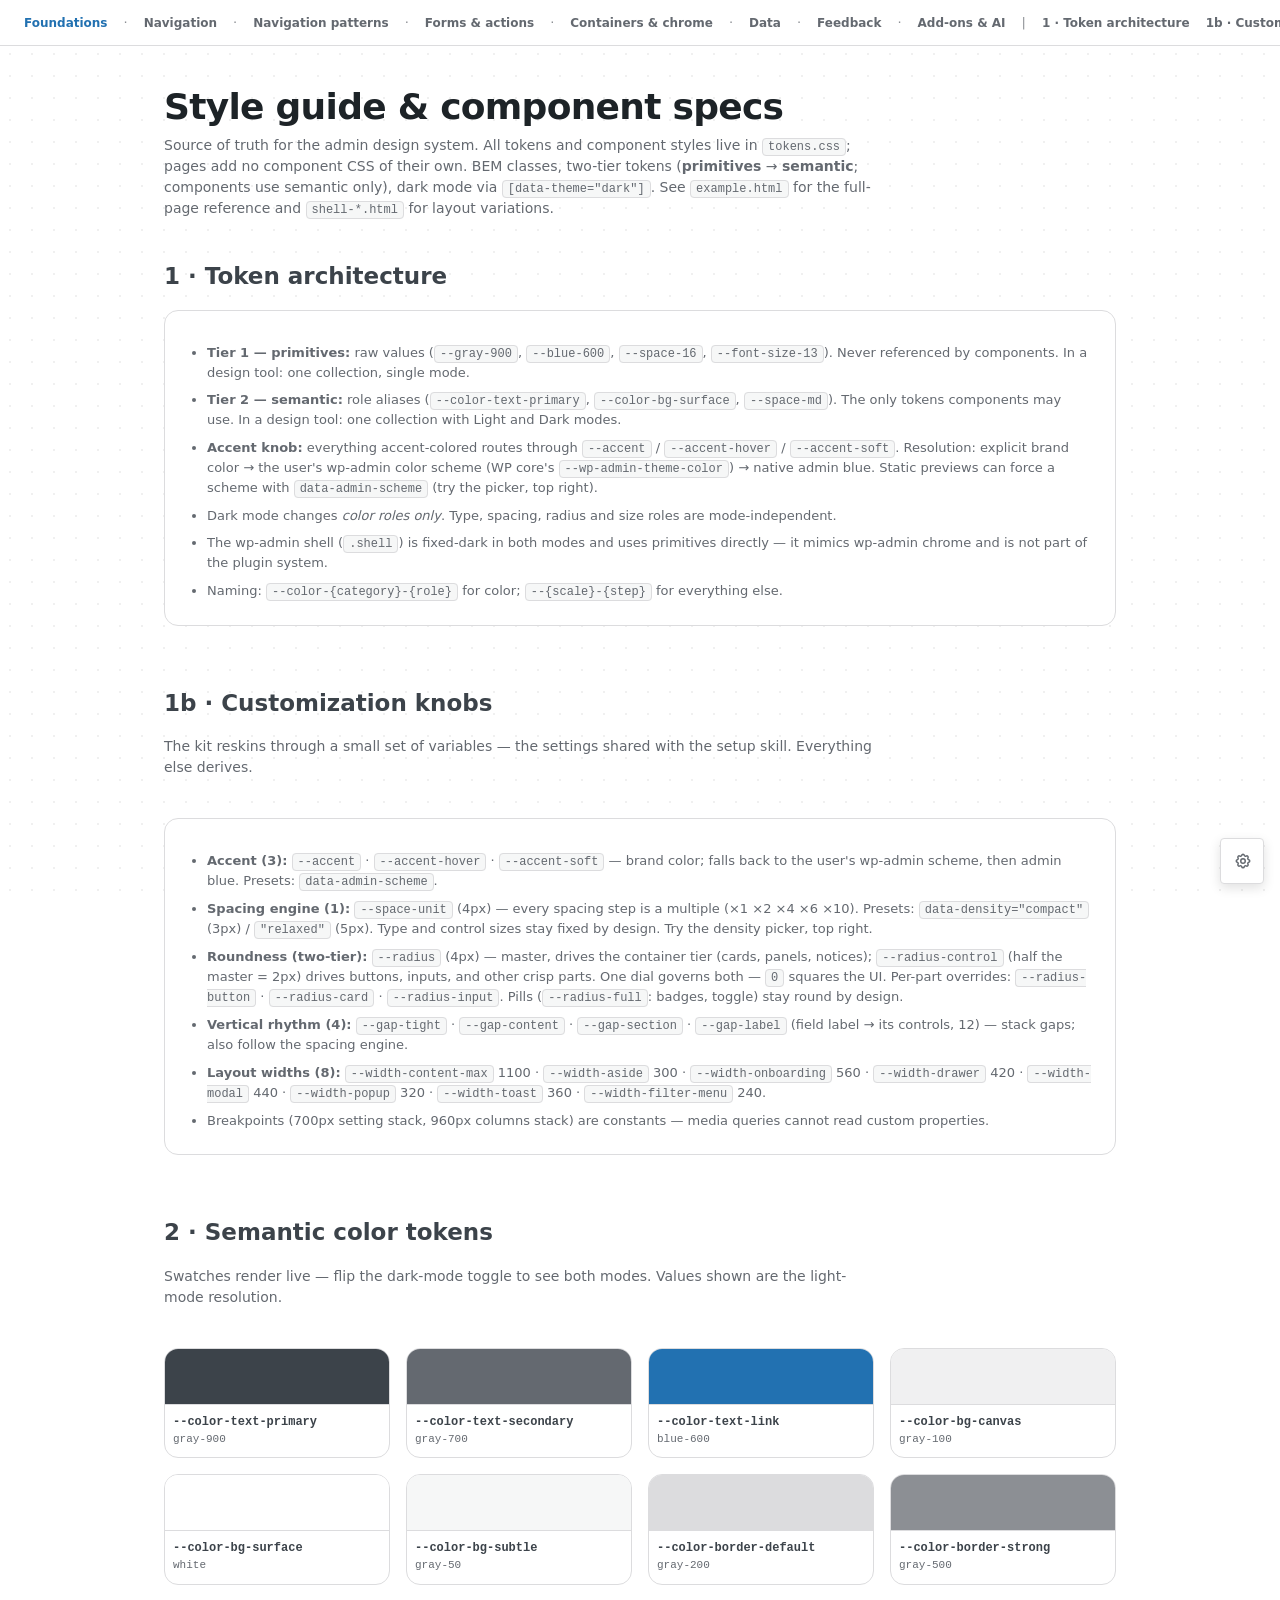
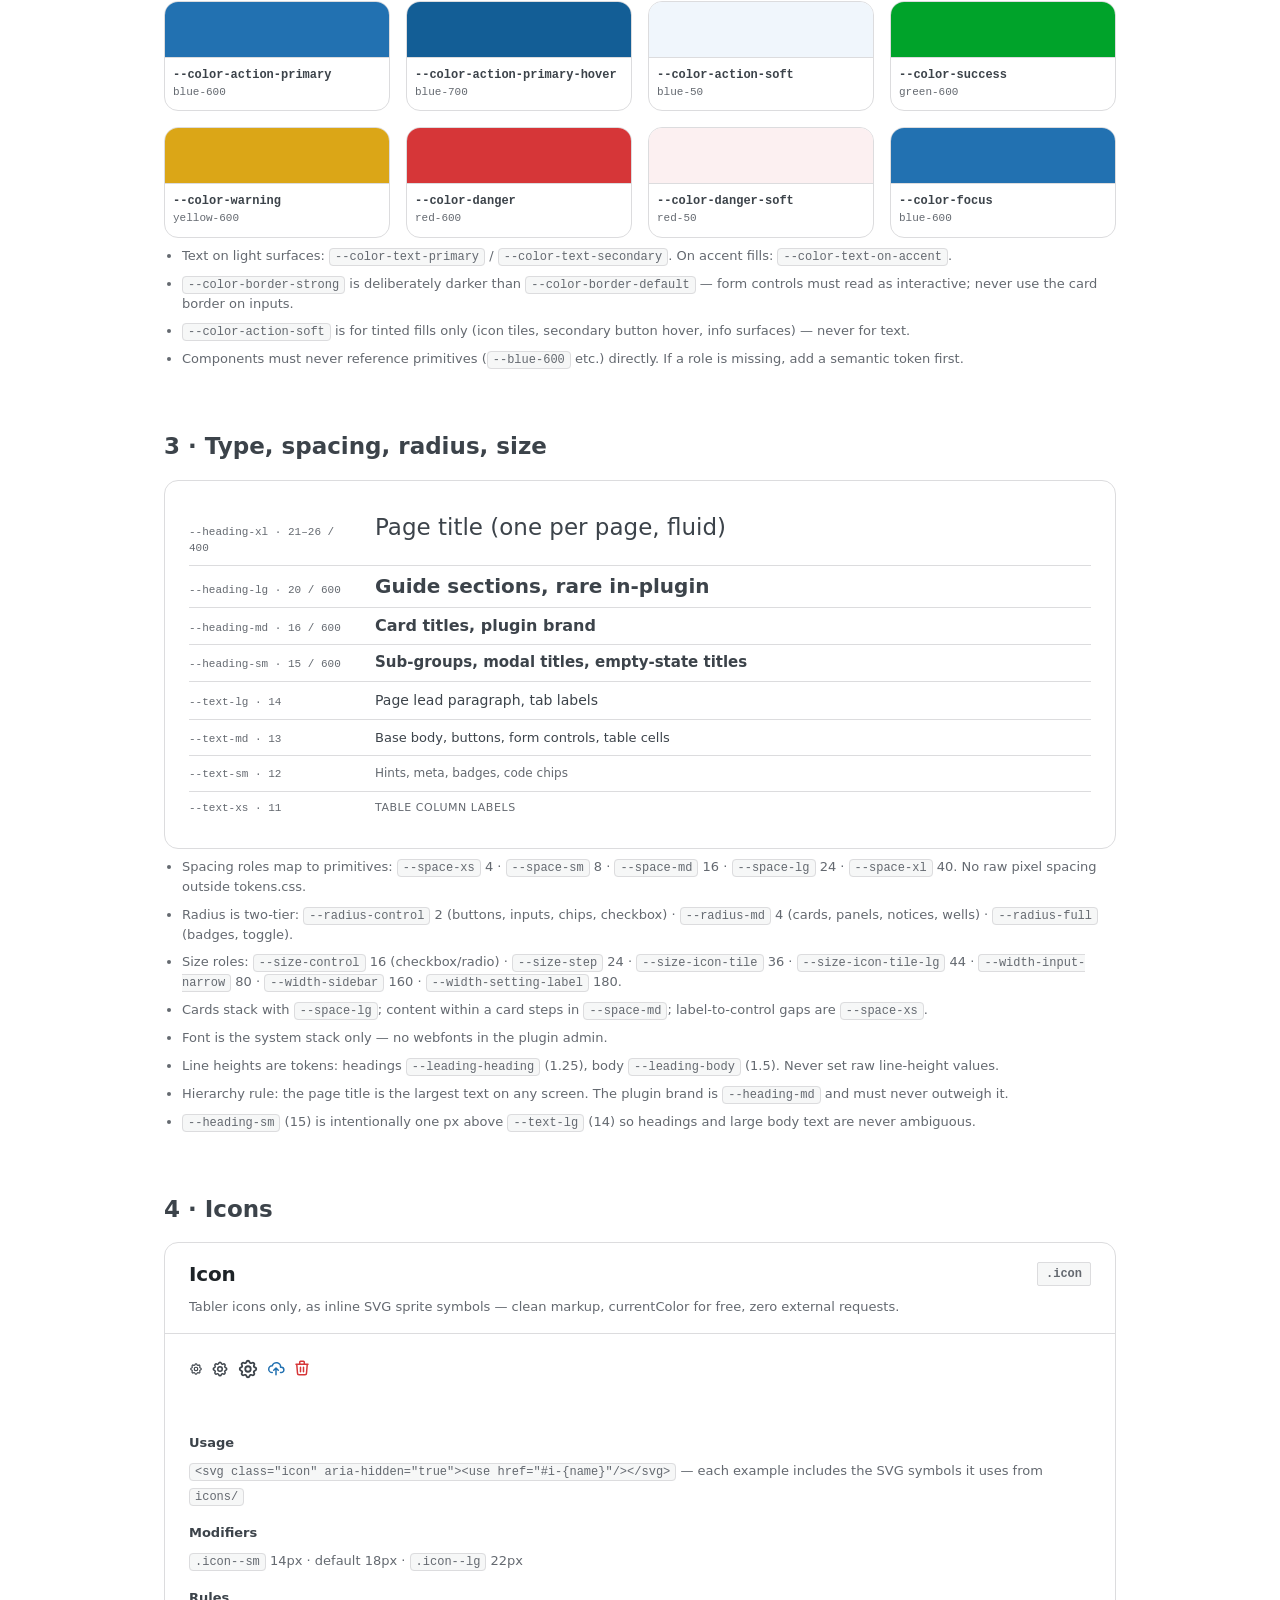
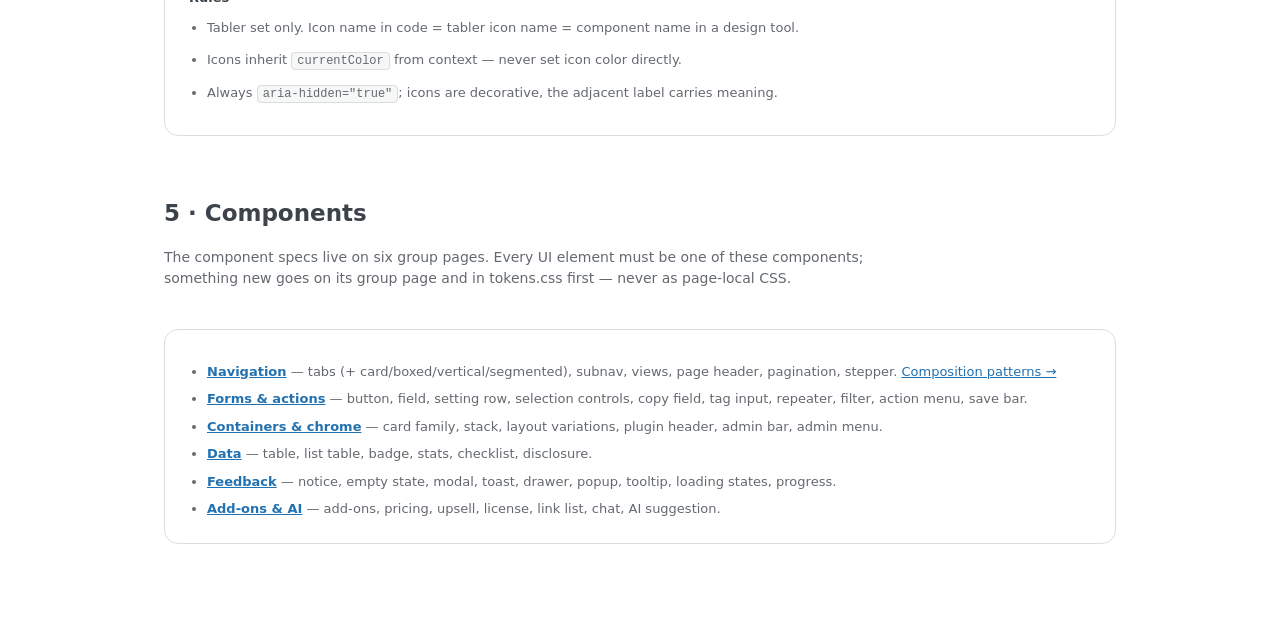
<file: examples/styleguide.html>
<!DOCTYPE html>
<html lang="en">
<head>
<meta charset="UTF-8">
<meta name="viewport" content="width=device-width, initial-scale=1.0">
<title>Style Guide &amp; Component Specs</title>
<link rel="stylesheet" href="../tokens.css">
<link rel="stylesheet" href="guide.css">
</head>
<body>
<svg data-bios-sprite xmlns="http://www.w3.org/2000/svg" style="display:none">
<symbol id="i-cloud-upload" viewBox="0 0 24 24"><g fill="none" stroke="currentColor" stroke-linecap="round" stroke-linejoin="round" stroke-width="2"><path d="M7 18a4.6 4.4 0 0 1 0-9a5 4.5 0 0 1 11 2h1a3.5 3.5 0 0 1 0 7h-1"/><path d="m9 15l3-3l3 3m-3-3v9"/></g></symbol>
<symbol id="i-settings" viewBox="0 0 24 24"><g fill="none" stroke="currentColor" stroke-linecap="round" stroke-linejoin="round" stroke-width="2"><path d="M10.325 4.317c.426-1.756 2.924-1.756 3.35 0a1.724 1.724 0 0 0 2.573 1.066c1.543-.94 3.31.826 2.37 2.37a1.724 1.724 0 0 0 1.065 2.572c1.756.426 1.756 2.924 0 3.35a1.724 1.724 0 0 0-1.066 2.573c.94 1.543-.826 3.31-2.37 2.37a1.724 1.724 0 0 0-2.572 1.065c-.426 1.756-2.924 1.756-3.35 0a1.724 1.724 0 0 0-2.573-1.066c-1.543.94-3.31-.826-2.37-2.37a1.724 1.724 0 0 0-1.065-2.572c-1.756-.426-1.756-2.924 0-3.35a1.724 1.724 0 0 0 1.066-2.573c-.94-1.543.826-3.31 2.37-2.37c1 .608 2.296.07 2.572-1.065"/><path d="M9 12a3 3 0 1 0 6 0a3 3 0 0 0-6 0"/></g></symbol>
<symbol id="i-trash" viewBox="0 0 24 24"><path fill="none" stroke="currentColor" stroke-linecap="round" stroke-linejoin="round" stroke-width="2" d="M4 7h16m-10 4v6m4-6v6M5 7l1 12a2 2 0 0 0 2 2h8a2 2 0 0 0 2-2l1-12M9 7V4a1 1 0 0 1 1-1h4a1 1 0 0 1 1 1v3"/></symbol>
</svg>

<div class="guide">

  <h1 class="guide__title">Style guide &amp; component specs</h1>
  <p class="guide__intro">Source of truth for the admin design system. All tokens and component styles live in <code>tokens.css</code>; pages add no component CSS of their own. BEM classes, two-tier tokens (<strong>primitives</strong> → <strong>semantic</strong>; components use semantic only), dark mode via <code>[data-theme="dark"]</code>. See <code>example.html</code> for the full-page reference and <code>shell-*.html</code> for layout variations.</p>

  <!-- ============ TOKEN ARCHITECTURE ============ -->
  <section class="guide__section">
    <h2 class="guide__section-title">1 · Token architecture</h2>
    <div class="guide__card">
    <ul class="spec__rules">
      <li><strong>Tier 1 — primitives:</strong> raw values (<code>--gray-900</code>, <code>--blue-600</code>, <code>--space-16</code>, <code>--font-size-13</code>). Never referenced by components. In a design tool: one collection, single mode.</li>
      <li><strong>Tier 2 — semantic:</strong> role aliases (<code>--color-text-primary</code>, <code>--color-bg-surface</code>, <code>--space-md</code>). The only tokens components may use. In a design tool: one collection with Light and Dark modes.</li>
      <li><strong>Accent knob:</strong> everything accent-colored routes through <code>--accent</code> / <code>--accent-hover</code> / <code>--accent-soft</code>. Resolution: explicit brand color → the user's wp-admin color scheme (WP core's <code>--wp-admin-theme-color</code>) → native admin blue. Static previews can force a scheme with <code>data-admin-scheme</code> (try the picker, top right).</li>
      <li>Dark mode changes <em>color roles only</em>. Type, spacing, radius and size roles are mode-independent.</li>
      <li>The wp-admin shell (<code>.shell</code>) is fixed-dark in both modes and uses primitives directly — it mimics wp-admin chrome and is not part of the plugin system.</li>
      <li>Naming: <code>--color-{category}-{role}</code> for color; <code>--{scale}-{step}</code> for everything else.</li>
    </ul>
    </div>
  </section>

  <!-- ============ CUSTOMIZATION KNOBS ============ -->
  <section class="guide__section">
    <h2 class="guide__section-title">1b · Customization knobs</h2>
    <p class="guide__intro">The kit reskins through a small set of variables — the settings shared with the setup skill. Everything else derives.</p>
    <div class="guide__card">
    <ul class="spec__rules">
      <li><strong>Accent (3):</strong> <code>--accent</code> · <code>--accent-hover</code> · <code>--accent-soft</code> — brand color; falls back to the user's wp-admin scheme, then admin blue. Presets: <code>data-admin-scheme</code>.</li>
      <li><strong>Spacing engine (1):</strong> <code>--space-unit</code> (4px) — every spacing step is a multiple (×1 ×2 ×4 ×6 ×10). Presets: <code>data-density="compact"</code> (3px) / <code>"relaxed"</code> (5px). Type and control sizes stay fixed by design. Try the density picker, top right.</li>
      <li><strong>Roundness (two-tier):</strong> <code>--radius</code> (4px) — master, drives the container tier (cards, panels, notices); <code>--radius-control</code> (half the master = 2px) drives buttons, inputs, and other crisp parts. One dial governs both — <code>0</code> squares the UI. Per-part overrides: <code>--radius-button</code> · <code>--radius-card</code> · <code>--radius-input</code>. Pills (<code>--radius-full</code>: badges, toggle) stay round by design.</li>
      <li><strong>Vertical rhythm (4):</strong> <code>--gap-tight</code> · <code>--gap-content</code> · <code>--gap-section</code> · <code>--gap-label</code> (field label → its controls, 12) — stack gaps; also follow the spacing engine.</li>
      <li><strong>Layout widths (8):</strong> <code>--width-content-max</code> 1100 · <code>--width-aside</code> 300 · <code>--width-onboarding</code> 560 · <code>--width-drawer</code> 420 · <code>--width-modal</code> 440 · <code>--width-popup</code> 320 · <code>--width-toast</code> 360 · <code>--width-filter-menu</code> 240.</li>
      <li>Breakpoints (700px setting stack, 960px columns stack) are constants — media queries cannot read custom properties.</li>
    </ul>
    </div>
  </section>

  <!-- ============ SEMANTIC COLOR ============ -->
  <section class="guide__section">
    <h2 class="guide__section-title">2 · Semantic color tokens</h2>
    <p class="guide__intro">Swatches render live — flip the dark-mode toggle to see both modes. Values shown are the light-mode resolution.</p>
    <div class="swatch-grid">
      <div class="swatch"><div class="swatch__chip" style="background:var(--color-text-primary)"></div><div class="swatch__meta"><span class="swatch__name">--color-text-primary</span><span class="swatch__value">gray-900</span></div></div>
      <div class="swatch"><div class="swatch__chip" style="background:var(--color-text-secondary)"></div><div class="swatch__meta"><span class="swatch__name">--color-text-secondary</span><span class="swatch__value">gray-700</span></div></div>
      <div class="swatch"><div class="swatch__chip" style="background:var(--color-text-link)"></div><div class="swatch__meta"><span class="swatch__name">--color-text-link</span><span class="swatch__value">blue-600</span></div></div>
      <div class="swatch"><div class="swatch__chip" style="background:var(--color-bg-canvas)"></div><div class="swatch__meta"><span class="swatch__name">--color-bg-canvas</span><span class="swatch__value">gray-100</span></div></div>
      <div class="swatch"><div class="swatch__chip" style="background:var(--color-bg-surface)"></div><div class="swatch__meta"><span class="swatch__name">--color-bg-surface</span><span class="swatch__value">white</span></div></div>
      <div class="swatch"><div class="swatch__chip" style="background:var(--color-bg-subtle)"></div><div class="swatch__meta"><span class="swatch__name">--color-bg-subtle</span><span class="swatch__value">gray-50</span></div></div>
      <div class="swatch"><div class="swatch__chip" style="background:var(--color-border-default)"></div><div class="swatch__meta"><span class="swatch__name">--color-border-default</span><span class="swatch__value">gray-200</span></div></div>
      <div class="swatch"><div class="swatch__chip" style="background:var(--color-border-strong)"></div><div class="swatch__meta"><span class="swatch__name">--color-border-strong</span><span class="swatch__value">gray-500</span></div></div>
      <div class="swatch"><div class="swatch__chip" style="background:var(--color-action-primary)"></div><div class="swatch__meta"><span class="swatch__name">--color-action-primary</span><span class="swatch__value">blue-600</span></div></div>
      <div class="swatch"><div class="swatch__chip" style="background:var(--color-action-primary-hover)"></div><div class="swatch__meta"><span class="swatch__name">--color-action-primary-hover</span><span class="swatch__value">blue-700</span></div></div>
      <div class="swatch"><div class="swatch__chip" style="background:var(--color-action-soft)"></div><div class="swatch__meta"><span class="swatch__name">--color-action-soft</span><span class="swatch__value">blue-50</span></div></div>
      <div class="swatch"><div class="swatch__chip" style="background:var(--color-success)"></div><div class="swatch__meta"><span class="swatch__name">--color-success</span><span class="swatch__value">green-600</span></div></div>
      <div class="swatch"><div class="swatch__chip" style="background:var(--color-warning)"></div><div class="swatch__meta"><span class="swatch__name">--color-warning</span><span class="swatch__value">yellow-600</span></div></div>
      <div class="swatch"><div class="swatch__chip" style="background:var(--color-danger)"></div><div class="swatch__meta"><span class="swatch__name">--color-danger</span><span class="swatch__value">red-600</span></div></div>
      <div class="swatch"><div class="swatch__chip" style="background:var(--color-danger-soft)"></div><div class="swatch__meta"><span class="swatch__name">--color-danger-soft</span><span class="swatch__value">red-50</span></div></div>
      <div class="swatch"><div class="swatch__chip" style="background:var(--color-focus)"></div><div class="swatch__meta"><span class="swatch__name">--color-focus</span><span class="swatch__value">blue-600</span></div></div>
    </div>
    <ul class="spec__rules">
      <li>Text on light surfaces: <code>--color-text-primary</code> / <code>--color-text-secondary</code>. On accent fills: <code>--color-text-on-accent</code>.</li>
      <li><code>--color-border-strong</code> is deliberately darker than <code>--color-border-default</code> — form controls must read as interactive; never use the card border on inputs.</li>
      <li><code>--color-action-soft</code> is for tinted fills only (icon tiles, secondary button hover, info surfaces) — never for text.</li>
      <li>Components must never reference primitives (<code>--blue-600</code> etc.) directly. If a role is missing, add a semantic token first.</li>
    </ul>
  </section>

  <!-- ============ TYPE & SPACING ============ -->
  <section class="guide__section">
    <h2 class="guide__section-title">3 · Type, spacing, radius, size</h2>
    <div class="type-specimen">
      <div class="type-specimen__row"><span class="type-specimen__label">--heading-xl · 21–26 / 400</span><span style="font-size:var(--heading-xl);font-weight:400;line-height:var(--leading-heading)">Page title (one per page, fluid)</span></div>
      <div class="type-specimen__row"><span class="type-specimen__label">--heading-lg · 20 / 600</span><span style="font-size:var(--heading-lg);font-weight:600;line-height:var(--leading-heading)">Guide sections, rare in-plugin</span></div>
      <div class="type-specimen__row"><span class="type-specimen__label">--heading-md · 16 / 600</span><span style="font-size:var(--heading-md);font-weight:600;line-height:var(--leading-heading)">Card titles, plugin brand</span></div>
      <div class="type-specimen__row"><span class="type-specimen__label">--heading-sm · 15 / 600</span><span style="font-size:var(--heading-sm);font-weight:600;line-height:var(--leading-heading)">Sub-groups, modal titles, empty-state titles</span></div>
      <div class="type-specimen__row"><span class="type-specimen__label">--text-lg · 14</span><span style="font-size:var(--text-lg)">Page lead paragraph, tab labels</span></div>
      <div class="type-specimen__row"><span class="type-specimen__label">--text-md · 13</span><span style="font-size:var(--text-md)">Base body, buttons, form controls, table cells</span></div>
      <div class="type-specimen__row"><span class="type-specimen__label">--text-sm · 12</span><span style="font-size:var(--text-sm);color:var(--color-text-secondary)">Hints, meta, badges, code chips</span></div>
      <div class="type-specimen__row"><span class="type-specimen__label">--text-xs · 11</span><span class="type-specimen__overline">Table column labels</span></div>
    </div>
    <ul class="spec__rules">
      <li>Spacing roles map to primitives: <code>--space-xs</code> 4 · <code>--space-sm</code> 8 · <code>--space-md</code> 16 · <code>--space-lg</code> 24 · <code>--space-xl</code> 40. No raw pixel spacing outside tokens.css.</li>
      <li>Radius is two-tier: <code>--radius-control</code> 2 (buttons, inputs, chips, checkbox) · <code>--radius-md</code> 4 (cards, panels, notices, wells) · <code>--radius-full</code> (badges, toggle).</li>
      <li>Size roles: <code>--size-control</code> 16 (checkbox/radio) · <code>--size-step</code> 24 · <code>--size-icon-tile</code> 36 · <code>--size-icon-tile-lg</code> 44 · <code>--width-input-narrow</code> 80 · <code>--width-sidebar</code> 160 · <code>--width-setting-label</code> 180.</li>
      <li>Cards stack with <code>--space-lg</code>; content within a card steps in <code>--space-md</code>; label-to-control gaps are <code>--space-xs</code>.</li>
      <li>Font is the system stack only — no webfonts in the plugin admin.</li>
      <li>Line heights are tokens: headings <code>--leading-heading</code> (1.25), body <code>--leading-body</code> (1.5). Never set raw line-height values.</li>
      <li>Hierarchy rule: the page title is the largest text on any screen. The plugin brand is <code>--heading-md</code> and must never outweigh it.</li>
      <li><code>--heading-sm</code> (15) is intentionally one px above <code>--text-lg</code> (14) so headings and large body text are never ambiguous.</li>
    </ul>
  </section>

  <!-- ============ ICONS ============ -->
  <section class="guide__section">
    <h2 class="guide__section-title">4 · Icons</h2>
    <div class="spec">
      <div class="spec__head"><div class="spec__head-row"><h3 class="spec__title">Icon</h3><div class="spec__badges"><code class="spec__name">.icon</code></div></div><p class="spec__purpose">Tabler icons only, as inline SVG sprite symbols — clean markup, currentColor for free, zero external requests.</p></div>
      <div class="spec__demo spec__demo--card-bg">
        <div class="row">
          <svg class="icon icon--sm" aria-hidden="true"><use href="#i-settings"/></svg>
          <svg class="icon" aria-hidden="true"><use href="#i-settings"/></svg>
          <svg class="icon icon--lg" aria-hidden="true"><use href="#i-settings"/></svg>
          <span style="color:var(--color-action-primary)"><svg class="icon" aria-hidden="true"><use href="#i-cloud-upload"/></svg></span>
          <span style="color:var(--color-danger)"><svg class="icon" aria-hidden="true"><use href="#i-trash"/></svg></span>
        </div>
      </div>
      <dl class="spec__api">
        <dt>Usage</dt>
        <dd><code>&lt;svg class="icon" aria-hidden="true"&gt;&lt;use href="#i-{name}"/&gt;&lt;/svg&gt;</code> — each example includes the SVG symbols it uses from <code>icons/</code></dd>
        <dt>Modifiers</dt>
        <dd><code>.icon--sm</code> 14px · default 18px · <code>.icon--lg</code> 22px</dd>
        <dt>Rules</dt>
        <dd>
          <ul class="spec__rules">
            <li>Tabler set only. Icon name in code = tabler icon name = component name in a design tool.</li>
            <li>Icons inherit <code>currentColor</code> from context — never set icon color directly.</li>
            <li>Always <code>aria-hidden="true"</code>; icons are decorative, the adjacent label carries meaning.</li>
          </ul>
        </dd>
      </dl>
    </div>
  </section>

  <!-- ============ COMPONENT INDEX ============ -->
  <section class="guide__section">
    <h2 class="guide__section-title">5 · Components</h2>
    <p class="guide__intro">The component specs live on six group pages. Every UI element must be one of these components; something new goes on its group page and in tokens.css first — never as page-local CSS.</p>
    <div class="guide__card">
      <ul class="spec__rules">
        <li><a href="styleguide-navigation.html"><strong>Navigation</strong></a> — tabs (+ card/boxed/vertical/segmented), subnav, views, page header, pagination, stepper. <a href="navigation-patterns.html">Composition patterns →</a></li>
        <li><a href="styleguide-forms.html"><strong>Forms &amp; actions</strong></a> — button, field, setting row, selection controls, copy field, tag input, repeater, filter, action menu, save bar.</li>
        <li><a href="styleguide-containers.html"><strong>Containers &amp; chrome</strong></a> — card family, stack, layout variations, plugin header, admin bar, admin menu.</li>
        <li><a href="styleguide-data.html"><strong>Data</strong></a> — table, list table, badge, stats, checklist, disclosure.</li>
        <li><a href="styleguide-feedback.html"><strong>Feedback</strong></a> — notice, empty state, modal, toast, drawer, popup, tooltip, loading states, progress.</li>
        <li><a href="styleguide-addons-ai.html"><strong>Add-ons &amp; AI</strong></a> — add-ons, pricing, upsell, license, link list, chat, AI suggestion.</li>
      </ul>
    </div>
  </section>

</div>

<script src="guide.js"></script>

</body>
</html>
</file>
<file: tokens.css>
/* ============================================================
   BIOS — tokens.css · version 0.9.0
   Single source of truth: design tokens + standardized components.
   Direction: native WordPress admin. BEM throughout.

   TOKEN ARCHITECTURE (two tiers, design-tool friendly):
     Tier 1 — primitives:  raw values (--gray-900, --blue-600, --space-md).
               Never referenced by components directly.
     Tier 2 — semantic:    role-based aliases (--color-text-primary).
               The ONLY tokens components may use.
   Dark mode overrides the semantic tier only, via [data-theme="dark"].
   ============================================================ */

/* ------------------------------------------------------------
   1. PRIMITIVES  (design tool: one collection, no modes)
   ------------------------------------------------------------ */

:root {
  /* Gray ramp (WP admin grays) */
  --gray-900: #1d2327;
  --gray-800: #2c3338;
  --gray-750: #32373c;
  --gray-720: #3c434a;  /* wp body text (wp core's gray-700) */
  --gray-700: #646970;
  --gray-500: #8c8f94;
  --gray-400: #a7aaad;
  --gray-300: #c3c4c7;
  --gray-200: #dcdcde;
  --gray-100: #f0f0f1;
  --gray-50:  #f6f7f7;
  --white:    #ffffff;

  /* Blue (accent) */
  --blue-700: #135e96;
  --blue-600: #2271b1;
  --blue-400: #4f94d4;
  --blue-300: #72aee6;
  --blue-50:  #f0f6fc;

  /* Green (success) */
  --green-700: #007017;
  --green-600: #00a32a;
  --green-400: #35c455;  /* dark-mode text grade (AA on dark surfaces) */
  --green-50:  #edfaef;

  /* Yellow (warning) */
  --yellow-600: #dba617;
  --yellow-50:  #fcf9e8;

  /* Red (danger) */
  --red-700: #b32d2e;
  --red-600: #d63638;
  --red-300: #f29a9c;    /* dark-mode text grade (AA on dark surfaces) */
  --red-50:  #fcf0f1;

  /* Type primitives */
  --font-family: -apple-system, "system-ui", "Segoe UI", Roboto,
                 Oxygen-Sans, Ubuntu, Cantarell, "Helvetica Neue", sans-serif;
                 /* verbatim wp-admin stack (measured, WP 7.0) */
  --font-mono:   Consolas, Monaco, monospace;

  --font-size-11: 11px;
  --font-size-12: 12px;
  --font-size-13: 13px;
  --font-size-14: 14px;
  --font-size-15: 15px;
  --font-size-16: 16px;
  --font-size-20: 20px;
  --font-size-23: 23px;

  --line-height-tight: 1.25;
  --line-height-base:  1.5;

  /* Spacing engine: every spacing step derives from one base unit.
     Density = tweak --space-unit, or use a [data-density] preset. */
  --space-unit: 4px;

  --space-4:  calc(var(--space-unit) * 1);
  --space-8:  calc(var(--space-unit) * 2);
  --space-12: calc(var(--space-unit) * 3);
  --space-16: calc(var(--space-unit) * 4);
  --space-24: calc(var(--space-unit) * 6);
  --space-40: calc(var(--space-unit) * 10);

  /* Radius primitives */
  --radius-4:   4px;
  --radius-999: 999px;

  /* Size primitives */
  --size-16: 16px;   /* checkbox / radio */
  --size-24: 24px;   /* step marker */
  --size-36: 36px;   /* card icon tile */
  --size-44: 44px;   /* addon icon tile */
  --size-80: 80px;   /* narrow input */
  --size-160: 160px; /* shell sidebar */
  --size-180: 180px; /* setting label column */
}

/* ------------------------------------------------------------
   1b. ACCENT — the branding knob (three values per mode)
       Everything accent-colored in the kit routes through these.
       Resolution order:
         1. Brand color, if the plugin sets --accent explicitly
         2. The user's wp-admin color scheme, via WP core's own
            --wp-admin-theme-color (present in real wp-admin)
         3. Native WP admin blue (fallback, used in these static pages)
       Demo scheme presets: [data-admin-scheme="…"] blocks below.
   ------------------------------------------------------------ */

:root {
  --accent:       var(--wp-admin-theme-color, var(--blue-600));
  --accent-hover: var(--wp-admin-theme-color-darker-10, var(--blue-700));
  --accent-soft:  var(--blue-50);
}

/* ------------------------------------------------------------
   2. SEMANTIC TOKENS — light (default)
      (design tool: one collection, mode = Light)
   ------------------------------------------------------------ */

:root {
  /* Text */
  --color-text-heading:       var(--gray-900);  /* titles + labels (wp .wrap h1, form-table th) */
  --color-text-primary:       var(--gray-720);  /* running text (wp body #3c434a) */
  --color-text-secondary:     var(--gray-700);
  --color-text-inverse:       var(--gray-100);
  --color-text-inverse-muted: var(--gray-400);
  --color-text-on-accent:     var(--white);
  --color-text-link:          var(--accent);
  --color-text-link-hover:    var(--accent-hover);

  /* Surfaces */
  --color-bg-canvas:  var(--gray-100);
  --color-bg-surface: var(--white);
  --color-bg-subtle:  var(--gray-50);
  --color-bg-muted:   var(--gray-200); /* filled resting controls (wp core nav-tab fill #dcdcde); pairs with --color-border-muted */
  --color-bg-inverse: var(--gray-900);

  /* Borders */
  --color-border-default: var(--gray-200);
  --color-border-muted:   var(--gray-300); /* border on muted fills (wp core nav-tab border #c3c4c7) */
  --color-border-strong:  var(--gray-500);

  /* Action (accent) */
  --color-action-primary:       var(--accent);
  --color-action-primary-hover: var(--accent-hover);
  --color-action-soft:          var(--accent-soft);

  /* States */
  --color-success:      var(--green-600);
  --color-success-text: var(--green-700);
  --color-success-soft: var(--green-50);
  --color-warning:      var(--yellow-600);
  --color-warning-soft: var(--yellow-50);
  --color-danger:       var(--red-600);
  --color-danger-hover: var(--red-700);
  --color-danger-soft:  var(--red-50);

  --color-focus: var(--accent);

  /* Type roles */
  --text-xs: var(--font-size-11);   /* table column labels */
  --text-sm: var(--font-size-12);   /* hints, meta, badges */
  --text-md: var(--font-size-13);   /* base body, buttons, dialogs, menus */
  --text-lg: var(--font-size-14);   /* content: labels, controls, cells, help, leads, tabs */

  --heading-sm: var(--font-size-15);
  --heading-md: var(--font-size-16);
  --heading-lg: var(--font-size-20);
  --heading-xl: var(--font-size-23);  /* wp .wrap h1 (measured 23px) */

  --leading-heading: var(--line-height-tight);
  --leading-body:    var(--line-height-base);

  /* Spacing roles */
  --space-xs: var(--space-4);
  --space-sm: var(--space-8);
  --space-md: var(--space-16);
  --space-lg: var(--space-24);
  --space-xl: var(--space-40);

  /* Vertical rhythm roles — gap-only, the density knobs.
     Blocks stack with flex + gap (auto layout), never margins. */
  --gap-tight:   var(--space-sm);   /* stacked controls, action clusters */
  --gap-content: var(--space-md);   /* blocks inside a card / drawer / popup */
  --gap-section: var(--space-lg);   /* page level: header, notices, cards */
  --gap-label:   var(--space-12);   /* field label → its control(s) */

  /* Radius mission control: one master knob drives all roundness.
     Two tiers — containers a touch rounder than controls, in the
     classic wp-admin register (not WP 7.0's heavier 8px): containers
     4px, controls 2px. --radius is the container knob; controls derive
     at half of it, so one dial still governs everything and
     --radius: 0 squares the whole UI. Pills (--radius-full) are
     shape-based and stay round. */
  --radius:         var(--radius-4);
  --radius-control: calc(var(--radius) * 0.5); /* buttons, inputs, tight parts */
  --radius-button:  var(--radius-control);
  --radius-input:   var(--radius-control);
  --radius-card:    var(--radius);

  --radius-sm:   var(--radius-control);  /* fine details (checkbox) */
  --radius-md:   var(--radius);          /* container tier (cards, panels, notices…) */
  --radius-full: var(--radius-999);      /* badges, pills, toggle */

  /* Layout / component sizes */
  --size-control:        var(--size-16);
  --size-step:           var(--size-24);
  --size-icon-tile:      var(--size-36);
  --size-icon-tile-lg:   var(--size-44);
  --width-input-narrow:  var(--size-80);
  --width-sidebar:       var(--size-160);  /* wp-admin shell menu (demo) */
  --width-setting-label: var(--size-180);

  /* Layout width knobs — the quick parameterization surface.
     Raw px by design: these are one-off dimensions, not a scale. */
  --width-content-max: 1100px;  /* plugin body (unless --full) */
  --width-aside:       300px;   /* .columns sidebar-widgets column */
  --width-onboarding:  560px;   /* centered onboarding panel */
  --width-drawer:      420px;   /* side drawer panel */
  --width-modal:       440px;   /* modal dialog */
  --width-popup:       320px;   /* popup notification/confirmation */
  --width-toast:       360px;   /* toast */
  --width-filter-menu: 240px;   /* filter dropdown panel (min) */
}

/* ------------------------------------------------------------
   2b. SEMANTIC TOKENS — dark
       Same keys, dark values. Color only; type/space/radius
       are mode-independent.
   ------------------------------------------------------------ */

[data-theme="dark"] {
  --color-text-heading:       var(--gray-100);
  --color-text-primary:       var(--gray-100);
  --color-text-secondary:     var(--gray-400);
  --color-text-inverse:       var(--gray-900);
  --color-text-inverse-muted: var(--gray-700);
  /* Filled accent controls invert in dark: light fill, dark text —
     white on the brightened accent fails AA (audited). */
  --color-text-on-accent:     var(--gray-900);
  /* accent-hover is a fill color; as hover TEXT it fails AA in dark,
     so links brighten to blue-50 instead. */
  --color-text-link-hover:    var(--blue-50);

  --color-bg-canvas:  var(--gray-900);
  --color-bg-surface: var(--gray-800);
  --color-bg-subtle:  var(--gray-750);
  --color-bg-muted:   var(--gray-720);
  --color-bg-inverse: var(--gray-100);

  --color-border-default: var(--gray-700);
  --color-border-muted:   var(--gray-700);
  --color-border-strong:  var(--gray-500);

  /* Accent brightens a step in dark (blue-300) so link text and
     accent-colored labels clear AA on the raised surfaces; hover
     fills step back down (blue-400). */
  --accent:       var(--wp-admin-theme-color, var(--blue-300));
  --accent-hover: var(--wp-admin-theme-color-darker-10, var(--blue-400));
  --accent-soft:  rgba(114, 174, 230, 0.10);

  /* State colors step up to their text-grade primitives in dark */
  --color-success-text: var(--green-400);
  --color-success-soft: rgba(0, 163, 42, 0.12);
  --color-warning-soft: rgba(219, 166, 23, 0.12);
  --color-danger:       var(--red-300);
  --color-danger-hover: var(--red-300); /* hover keeps the text; the soft bg is the hover cue */
  --color-danger-soft:  rgba(242, 154, 156, 0.10);

}

/* ------------------------------------------------------------
   2c. DENSITY PRESETS
       One attribute rescales the whole spacing rhythm.
       <html data-density="compact">. Type and control sizes are
       intentionally unaffected.
   ------------------------------------------------------------ */

[data-density="compact"] { --space-unit: 3px; }
[data-density="relaxed"] { --space-unit: 5px; }

/* ------------------------------------------------------------
   2d. WP ADMIN COLOR SCHEME PRESETS (optional)
       In real wp-admin the accent follows the user's scheme
       automatically via --wp-admin-theme-color. These presets
       replicate that for static previews / explicit opt-in:
       <html data-admin-scheme="ectoplasm">. Values are WP core's
       per-scheme theme colors; hover = darker-10; soft = 10% tint.
   ------------------------------------------------------------ */

[data-admin-scheme="modern"]    { --accent: #3858e9; --accent-hover: #183ad6; --accent-soft: rgba(56, 88, 233, 0.10); }
[data-admin-scheme="light"]     { --accent: #04a4cc; --accent-hover: #037c9a; --accent-soft: rgba(4, 164, 204, 0.10); }
[data-admin-scheme="blue"]      { --accent: #096484; --accent-hover: #064054; --accent-soft: rgba(9, 100, 132, 0.10); }
[data-admin-scheme="coffee"]    { --accent: #46403c; --accent-hover: #2b2724; --accent-soft: rgba(70, 64, 60, 0.10); }
[data-admin-scheme="ectoplasm"] { --accent: #523f6d; --accent-hover: #3a2c4d; --accent-soft: rgba(82, 63, 109, 0.10); }
[data-admin-scheme="midnight"]  { --accent: #e14d43; --accent-hover: #d02c21; --accent-soft: rgba(225, 77, 67, 0.10); }
[data-admin-scheme="ocean"]     { --accent: #627c83; --accent-hover: #4c6066; --accent-soft: rgba(98, 124, 131, 0.10); }
[data-admin-scheme="sunrise"]   { --accent: #dd823b; --accent-hover: #c36922; --accent-soft: rgba(221, 130, 59, 0.10); }

/* ------------------------------------------------------------
   3. BASE
   ------------------------------------------------------------ */

* { box-sizing: border-box; }

/* The hidden attribute wins over a component's own display. Lets
   panels/drawers toggle visibility via [hidden] (see bios.js) without
   inline display:none, which the UA default alone can't guarantee once
   a rule sets display on the element. */
[hidden] { display: none !important; }

/* Set by bios.js while a drawer/modal is open — locks the page behind
   the overlay without an inline style write. */
[data-scroll-locked] { overflow: hidden; }

body {
  margin: 0;
  font-family: var(--font-family);
  font-size: var(--text-md);
  line-height: var(--leading-body);
  color: var(--color-text-primary);
  background: var(--color-bg-canvas);
}

a { color: var(--color-text-link); }
a:hover { color: var(--color-text-link-hover); }

@media (prefers-reduced-motion: reduce) {
  *, *::before, *::after {
    transition-duration: 0.01ms !important;
    animation-duration: 0.01ms !important;
  }
}

code {
  font-family: var(--font-mono);
  font-size: var(--text-sm);
  background: var(--color-bg-subtle);
  border: 1px solid var(--color-border-default);
  border-radius: var(--radius-md);
  padding: 1px 5px;
}

/* ------------------------------------------------------------
   4. SHELL — wp-admin context chrome (demo only)
      .shell wraps the demo page; the plugin owns only .plugin.
      Shell surfaces are intentionally fixed-dark in both modes
      (wp-admin sidebar is dark regardless of scheme).
      Metrics measured against real wp-admin (WP 7.0): 160px
      sidebar / 32px adminbar / 14px items (8px padding, lh 1.3)
      / 13px submenu on #2c3338 with 6px group padding / current
      item = scheme highlight (--accent) + 8px arrow pointing
      into the canvas. Default-scheme colors; the hover blue
      #72aee6 is wp core's fixed menu-link hover.
   ------------------------------------------------------------ */

.shell {
  display: grid;
  grid-template-columns: var(--width-sidebar) 1fr;
  grid-template-rows: 32px 1fr;
  min-height: 100vh;
}

/* Grid slot only — the bar itself is the .admin-bar component (4c) */
.shell__adminbar { grid-column: 1 / -1; }

/* Flex column so .plugin__body can grow: a bottom .save-bar rests
   at the viewport bottom even on short pages. */
.shell__content {
  min-width: 0;
  display: flex;
  flex-direction: column;
}

.shell__content > .plugin__body { flex: 1; }

/* ------------------------------------------------------------
   4b. ADMIN MENU — the wp-admin sidebar as a component, for
      full-screen mockups and previews. Chrome, not plugin UI:
      fixed wp palette in both modes (gray primitives + wp's
      #72aee6 menu-hover blue) and real dashicons (GPL, WP
      core's glyphs — the one exception to Tabler-only, never
      in kit components). Metrics measured on WP 7.0.
      Lives above the PLUGIN FRAME cut on purpose: excluded
      from the dist build (WordPress renders the real menu in
      wp-admin) and exempt from the semantic-only guard, like
      the shell it belongs to. Current-item highlight rides
      --accent so admin-scheme presets flow through.
   ------------------------------------------------------------ */

.admin-menu {
  background: var(--gray-900);
  color: var(--gray-100);
  padding: var(--space-sm) 0;
  font-size: var(--text-lg);
}

.admin-menu__item {
  display: flex;
  align-items: center;
  gap: var(--space-sm);
  padding: 8px var(--space-sm);
  line-height: 1.3;
  color: var(--gray-100);
  text-decoration: none;
}

/* Default-scheme hover: text turns wp's menu-hover blue, no fill
   (accent-filled hover is a Modern-scheme behavior). Also stops
   the global accent a:hover from winning on the dark surface. */
.admin-menu__item:hover { color: #72aee6; }

/* 20px dashicon in the 36px icon column (8px pad + 20 + 8px gap
   = label starts at 36, as measured). Base glyph is dimmer than
   the label; hover/current follow the item color. */
.admin-menu__icon {
  width: 20px;
  height: 20px;
  flex-shrink: 0;
  fill: currentColor;
  color: var(--gray-400);
}

.admin-menu__item:hover .admin-menu__icon,
.admin-menu__item--current .admin-menu__icon { color: inherit; }

.admin-menu__item--current {
  position: relative;
  background: var(--accent);
  color: var(--color-text-on-accent); /* flips dark with the brightened accent */
}

.admin-menu__item--current:hover { color: var(--color-text-on-accent); }

/* Current-item arrow: 8px triangle pointing into the content
   canvas; tracks the canvas color so dark mode is free */
.admin-menu__item--current::after {
  content: "";
  position: absolute;
  right: 0;
  top: 50%;
  margin-top: -8px;
  border: 8px solid transparent;
  border-right-color: var(--color-bg-canvas);
}

/* Update/pending count pill (wp .update-plugins) */
.admin-menu__bubble {
  display: inline-flex;
  align-items: center;
  justify-content: center;
  min-width: 18px;
  height: 18px;
  padding: 0 5px;
  border-radius: 9px;
  background: var(--accent);
  color: var(--color-text-on-accent);
  font-size: 11px;
  line-height: 1;
  vertical-align: top;
}

/* Separator between menu groups: a 5px gap, menu bg showing */
.admin-menu__separator { height: 5px; }

.admin-menu__submenu-item {
  display: block;
  padding: 5px var(--space-md) 5px 36px; /* aligns with the label column */
  background: var(--gray-800);
  color: var(--gray-300);
  text-decoration: none;
  font-size: var(--text-md);
  line-height: 1.4;
}

/* Submenu group breathing room (wp .wp-submenu 6px block padding) */
.admin-menu__item + .admin-menu__submenu-item,
.admin-menu__separator + .admin-menu__submenu-item { padding-top: 11px; }

.admin-menu__submenu-item:has(+ .admin-menu__item),
.admin-menu__submenu-item:has(+ .admin-menu__separator),
.admin-menu__submenu-item:last-child { padding-bottom: 11px; }

.admin-menu__submenu-item:hover { color: #72aee6; }

.admin-menu__submenu-item--current {
  color: var(--white);
  font-weight: 600;
}

/* ------------------------------------------------------------
   4c. ADMIN BAR — the wp-admin top bar as a component, for
      full-screen mockups and previews. Chrome like the admin
      menu: fixed wp palette, real dashicons, excluded from dist
      (WP renders the real bar). Metrics measured on WP 7.0
      (Modern scheme; colors mapped to Default: bar #1d2327,
      hover/submenu #2c3338, accent #72aee6, submenu text
      #c3c4c7, icons #a7aaad). Dropdowns are CSS-only, on
      :hover / :focus-within — same as wp's no-JS fallback.
      Not replicated: <782px mobile mode, nested flyouts,
      recovery-mode item.
   ------------------------------------------------------------ */

.admin-bar {
  display: flex;
  align-items: stretch;
  height: 32px;
  background: var(--gray-900);
  color: var(--white);
  font-size: var(--text-md);
}

.admin-bar__item {
  display: inline-flex;
  align-items: center;
  gap: 6px; /* measured icon-to-label gap */
  padding: 0 8px 0 7px;
  color: var(--white);
  text-decoration: none;
  line-height: 1;
  white-space: nowrap;
}

/* Hover, focus, and submenu-open share one state (as measured);
   the background change is the visible focus indicator, like wp */
.admin-bar__item:hover,
.admin-bar__item:focus-visible,
.admin-bar__menu:hover > .admin-bar__item,
.admin-bar__menu:focus-within > .admin-bar__item {
  background: var(--gray-800);
  color: #72aee6;
}

.admin-bar__icon {
  width: 20px;
  height: 20px;
  flex-shrink: 0;
  fill: currentColor;
  color: var(--gray-400);
}

.admin-bar__item:hover .admin-bar__icon,
.admin-bar__item:focus-visible .admin-bar__icon,
.admin-bar__menu:hover .admin-bar__icon,
.admin-bar__menu:focus-within .admin-bar__icon { color: inherit; }

.admin-bar__spacer { flex: 1; }

/* Updates count (wp #ab-updates) */
.admin-bar__badge {
  padding: 2px 5px;
  border-radius: 10px;
  background: var(--gray-100);
  color: var(--gray-800);
  font-size: 10px;
  font-weight: 600;
  line-height: 1;
}

/* Comment moderation count (wp .awaiting-mod) — wp's fixed red */
.admin-bar__bubble {
  display: inline-flex;
  align-items: center;
  justify-content: center;
  min-width: 18px;
  height: 18px;
  padding: 0 5px;
  border-radius: 9px;
  background: var(--red-600);
  color: var(--white);
  font-size: 11px;
  line-height: 1;
}

/* Bar avatar: 16px square (wp renders gravatars unrounded here) */
.admin-bar__avatar {
  width: 16px;
  height: 16px;
  flex-shrink: 0;
  background: var(--gray-700);
}

/* Dropdown: wrapper + panel, shown on hover/focus-within */
.admin-bar__menu {
  position: relative;
  display: flex;
}

.admin-bar__submenu {
  display: none;
  position: absolute;
  top: 100%;
  left: 0;
  min-width: 160px;
  padding: 6px 0;
  background: var(--gray-800);
  box-shadow: 0 3px 5px rgba(0, 0, 0, 0.2);
  z-index: 80;
}

.admin-bar__menu:hover .admin-bar__submenu,
.admin-bar__menu:focus-within .admin-bar__submenu { display: block; }

.admin-bar__submenu--right {
  left: auto;
  right: 0;
  min-width: 264px;
}

.admin-bar__submenu-item {
  display: block;
  line-height: 26px;
  padding: 0 10px;
  font-size: var(--text-md);
  color: var(--gray-300);
  text-decoration: none;
  white-space: nowrap;
}

.admin-bar__submenu-item:hover,
.admin-bar__submenu-item:focus-visible { color: #72aee6; }

/* my-account user-info panel: 64px square avatar + name/login */
.admin-bar__user {
  display: flex;
  gap: 10px;
  padding: 6px 10px 10px;
}

.admin-bar__user-avatar {
  width: 64px;
  height: 64px;
  flex-shrink: 0;
  background: var(--gray-700);
}

.admin-bar__user-name { display: block; color: var(--white); }

.admin-bar__user-login {
  display: block;
  color: var(--gray-300);
}

/* ------------------------------------------------------------
   5. PLUGIN FRAME
   ------------------------------------------------------------ */

.plugin__topbar {
  background: var(--color-bg-surface);
  border-bottom: 1px solid var(--color-border-default);
  display: flex;
  align-items: center;
  justify-content: space-between;
  padding: var(--space-md) var(--space-lg);
}

.plugin__brand {
  color: var(--color-text-heading);
  font-size: var(--heading-md);
  font-weight: 600;
  letter-spacing: -0.01em;
  line-height: var(--leading-heading);
  margin: 0;
}

.plugin__topbar-actions {
  display: flex;
  align-items: center;
  gap: var(--space-md);
  font-size: var(--text-md);
}

/* Topbar variant: dark/light toggle — icon-only button in __topbar-actions */
.plugin__theme-toggle {
  width: 28px;
  height: 28px;
  border: 1px solid var(--color-border-default);
  border-radius: var(--radius-control);
  background: transparent;
  color: var(--color-text-secondary);
  display: grid;
  place-items: center;
  cursor: pointer;
}

.plugin__theme-toggle:hover {
  color: var(--color-text-primary);
  background: var(--color-bg-subtle);
}

.plugin__theme-toggle:focus-visible {
  outline: 2px solid var(--color-focus);
}

.plugin__body {
  padding: var(--space-lg);
  max-width: var(--width-content-max);
  display: flex;
  flex-direction: column;
  gap: var(--gap-section);
  align-items: flex-start;
}

.plugin__body > * { align-self: stretch; }

.plugin__body--full { max-width: none; }

/* Tabs */

.tabs {
  /* Transparent by default: a strip on the canvas (secondary nav under
     a page-header) shows the body bg, like native wp-admin settings
     tabs. Only the chrome strip fused to the topbar gets the surface. */
  background: transparent;
  border-bottom: 1px solid var(--color-border-default);
  display: flex;
  gap: var(--space-xs);
  padding: 0 var(--space-lg);
  overflow-x: auto;
}

.plugin__topbar + .tabs {
  background: var(--color-bg-surface);
}

.tabs__tab {
  display: inline-flex;
  align-items: center;
  gap: 6px;
  padding: 12px 14px;
  font-size: var(--text-lg);
  font-weight: 600; /* same weight in all states — no width shift on tab switch */
  color: var(--color-text-secondary);
  text-decoration: none;
  border-bottom: 3px solid transparent;
  white-space: nowrap;
}

.tabs__tab:hover { color: var(--color-text-primary); }

.tabs__tab--current {
  color: var(--color-action-primary);
  border-bottom-color: var(--color-action-primary);
}

.tabs__tab:focus-visible {
  outline: 2px solid var(--color-focus);
  outline-offset: -2px;
}

/* Card placement variant: sub-navigation inside a .card--flush,
   below the card header. Never used in parallel with the chrome
   .tabs — a plugin has one primary nav (chrome tabs OR the admin
   sidebar submenu); tabs--card is page-level sub-navigation.
   Steps type down from chrome scale and hugs the underline to the
   label; first/last labels align with the card's content edge. */
.tabs--card {
  background: transparent; /* card owns the surface */
  gap: var(--space-lg);
}

.tabs--card .tabs__tab {
  padding: 10px 2px;
  font-size: var(--text-md);
  border-bottom-width: 2px;
}

/* Segmented variant: button-group control for a small, fixed set of
   views (2-4) where the underline reads as too quiet — e.g. a toggle
   between two equally-weighted layouts. Container is the "track";
   the current tab is a raised "thumb". Follows the global button
   radius (square, not pill-shaped) so it reads as a button-set, not
   a distinct shape language. Inline-sized, not full-bleed. */
.tabs--segmented {
  display: inline-flex;
  align-self: flex-start;
  background: var(--color-bg-subtle);
  border: 1px solid var(--color-border-default);
  border-bottom: 1px solid var(--color-border-default);
  border-radius: var(--radius);
  padding: var(--space-xs);
  gap: 2px;
}

.tabs--segmented .tabs__tab {
  padding: 6px var(--space-md);
  border-bottom: 0;
  border-radius: var(--radius);
  font-size: var(--text-md);
}

.tabs--segmented .tabs__tab--current {
  background: var(--color-bg-surface);
  color: var(--color-text-primary);
  box-shadow: 0 1px 2px rgba(0, 0, 0, 0.08);
}

.tabs--segmented .tabs__tab:focus-visible { outline-offset: 1px; }

/* Boxed variant: enclosed "folder" tabs sitting directly on a card's
   top edge — the current tab's bottom border matches the card
   surface so it visually fuses with the panel below. Use in place
   of tabs--card when the sub-navigation reads too flat against a
   dense screen (e.g. many fields) and needs a stronger current-page
   anchor. Same rule as tabs--card: sub-navigation only, one per
   screen, never paired with chrome tabs. */
.tabs--boxed {
  gap: var(--space-xs);
  padding-left: var(--space-lg);
  border-bottom: 1px solid var(--color-border-muted);
  /* The current tab notches the strip border via -1px overlap (the WP
     nav-tab-active technique) — requires visible overflow; the base
     overflow-x:auto would clip the overlap and draw the border through. */
  overflow: visible;
}

/* Anatomy measured against wp core .nav-tab (common.css §25): bordered
   inactive tabs on a muted fill, dark text, white on hover, current
   takes the panel bg. Kit keeps its own radius and type scale. */
.tabs--boxed .tabs__tab {
  padding: 10px var(--space-md);
  margin-bottom: -1px;
  border: 1px solid var(--color-border-muted);
  border-bottom: 0;
  border-radius: var(--radius-control) var(--radius-control) 0 0;
  background: var(--color-bg-muted);
  color: var(--color-text-primary);
}

.tabs--boxed .tabs__tab:not(.tabs__tab--current):hover {
  background: var(--color-bg-surface);
  color: var(--color-text-primary);
}

.tabs--boxed .tabs__tab--current {
  /* Fuses into whatever panel sits below: canvas bg when bare on the
     body (the native WP settings look), surface bg inside a card. */
  background: var(--color-bg-canvas);
  border-color: var(--color-border-muted);
  color: var(--color-text-primary);
}

.card .tabs--boxed .tabs__tab--current {
  background: var(--color-bg-surface);
}

/* Vertical variant: same sub-navigation level as tabs--card, laid
   out as a rail instead of a strip — for a settings screen with a
   left-hand section list (a .columns layout) rather than tabs across
   the top. Current state borrows the admin-menu accent-fill idiom
   instead of an underline, since there's no baseline to underline
   against in a vertical stack. */
.tabs--vertical {
  flex-direction: column;
  align-items: stretch;
  gap: 2px;
  padding: 0;
  border-bottom: 0;
  overflow: visible;
}

.tabs--vertical .tabs__tab {
  justify-content: flex-start;
  padding: var(--space-sm) var(--space-md);
  border-bottom: 0;
  border-radius: var(--radius-control);
}

.tabs--vertical .tabs__tab--current {
  background: var(--color-action-soft);
  color: var(--color-action-primary);
}

/* Page title block */

.page-header {
  display: flex;
  flex-direction: column;
  gap: var(--space-xs);
}

.page-header__title {
  color: var(--color-text-heading);
  font-size: var(--heading-xl);
  font-weight: 400;
  line-height: var(--leading-heading);
  margin: 0;
}

.page-header__lead {
  font-size: var(--text-lg);
  color: var(--color-text-secondary);
  margin: 0;
  max-width: 72ch;
}

/* Drill-in variant: back button + breadcrumb row above the title,
   for subpages reached from a parent screen. */
.page-header__breadcrumb {
  display: flex;
  align-items: center;
  gap: var(--space-sm);
  margin-bottom: var(--space-sm); /* extra air to the title (adds to the header's gap) */
  font-size: var(--text-md);
  color: var(--color-text-secondary);
}

.page-header__breadcrumb a {
  color: var(--color-text-link);
  text-decoration: none;
}

.page-header__breadcrumb a:hover {
  color: var(--color-text-link-hover);
  text-decoration: underline;
}

.page-header__crumb-sep { color: var(--color-text-secondary); }

.page-header__back {
  width: 28px;
  height: 28px;
  flex: 0 0 28px;
  border: 0;
  border-radius: var(--radius-full);
  background: var(--color-action-soft);
  color: var(--color-action-primary);
  display: inline-flex;
  align-items: center;
  justify-content: center;
  cursor: pointer;
  padding: 0;
}

.page-header__back:hover { color: var(--color-action-primary-hover); }

.page-header__back:focus-visible {
  outline: 2px solid var(--color-focus);
  outline-offset: 2px;
}

/* Section index: in-page table of contents for long settings pages
   (~2+ viewport heights) — anchor links to the page's sections.
   Static by default. --sticky pins it inside a .columns side rail;
   sticky REQUIRES scroll-padding-top on the root (set below) so
   anchor jumps don't hide section titles, and the links keep the
   kit's visible keyboard focus. Current item follows the global
   grammar: colored = clickable, dark = you are here. */
.section-index {
  background: var(--color-bg-surface);
  border: 1px solid var(--color-border-default);
  border-radius: var(--radius-card);
  padding: var(--space-md);
}

.section-index__title {
  margin: 0 0 var(--space-sm);
  font-size: var(--text-sm);
  font-weight: 600;
  color: var(--color-text-secondary);
}

.section-index__list {
  list-style: none;
  margin: 0;
  padding: 0;
  display: flex;
  flex-direction: column;
  gap: var(--space-xs);
}

.section-index__link {
  font-size: var(--text-md);
  color: var(--color-action-primary);
  text-decoration: none;
}

.section-index__link:hover {
  color: var(--color-action-primary-hover);
  text-decoration: underline;
}

.section-index__link--current,
.section-index__link--current:hover {
  color: var(--color-text-primary);
  font-weight: 600;
  text-decoration: none;
}

.section-index__link:focus-visible {
  outline: 2px solid var(--color-focus);
  outline-offset: 2px;
  border-radius: var(--radius-sm);
}

.section-index--sticky {
  position: sticky;
  top: var(--space-lg);
}

/* Anchor offset for in-page section links (admin-bar + breathing
   room) — required companion of .section-index; harmless without. */
html {
  scroll-padding-top: calc(32px + var(--space-lg));
}

/* ------------------------------------------------------------
   6. NOTICE
   ------------------------------------------------------------ */

.notice {
  background: var(--color-bg-surface);
  border: 1px solid var(--color-border-default);
  border-left: 4px solid var(--color-action-primary);
  border-radius: var(--radius-md);
  padding: var(--space-md);
  font-size: var(--text-lg);
  max-width: 100%;
}

.notice--warning { border-left-color: var(--color-warning); }
.notice--danger  { border-left-color: var(--color-danger); }
.notice--success { border-left-color: var(--color-success); }

/* ------------------------------------------------------------
   7. CARD
   ------------------------------------------------------------ */

.card {
  background: var(--color-bg-surface);
  border: 1px solid var(--color-border-default);
  border-radius: var(--radius-card);
  padding: var(--space-lg);
  display: flex;
  flex-direction: column;
  gap: var(--gap-content);
}

/* Collapsible card: <details class="card card--collapsible"> with
   <summary class="card__header">. Chevron rotates when open. */
.card--collapsible > .card__header {
  cursor: pointer;
  list-style: none;
}

/* Closed state: the hidden content still generates a box in modern
   engines, so the card's flex gap would add phantom space under the
   header (measured 41px below vs 25px above). Kill the gap when shut. */
.card--collapsible:not([open]) { gap: 0; }

.card--collapsible > .card__header::-webkit-details-marker { display: none; }

.card--collapsible > .card__header:focus-visible {
  outline: 2px solid var(--color-focus);
  outline-offset: 2px;
  border-radius: var(--radius-md);
}

.card__chevron {
  margin-left: auto;
  align-self: center;
  flex-shrink: 0;
  color: var(--color-text-secondary);
  transition: transform .15s ease;
}

.card--collapsible[open] > .card__header .card__chevron { transform: rotate(180deg); }

/* Flush card: hosts a full-bleed child (e.g. .list-table--flush).
   Padding moves to the header; body child runs edge to edge. */
.card--flush {
  padding: 0;
  gap: 0;
}

.card--flush > .card__header {
  padding: var(--space-lg);
}

/* Padded content slot for a .card--flush that hosts .tabs--card:
   the tab panel area below the tabs row. */
.card--flush > .card__body {
  padding: var(--space-lg);
  display: flex;
  flex-direction: column;
  gap: var(--gap-content);
}

.card__header {
  display: flex;
  align-items: flex-start;
  gap: var(--space-md);
}

.card__icon {
  flex: 0 0 var(--size-icon-tile);
  height: var(--size-icon-tile);
  border-radius: var(--radius-md);
  background: var(--color-action-soft);
  color: var(--color-action-primary);
  display: grid;
  place-items: center;
  font-size: var(--heading-md);
}

.card__heading {
  min-width: 0;
  display: flex;
  flex-direction: column;
  gap: 2px;
}

.card__title {
  color: var(--color-text-heading);
  font-size: var(--heading-md);
  font-weight: 600;
  line-height: var(--leading-heading);
  margin: 0;
}

.card__description {
  font-size: var(--text-lg);
  color: var(--color-text-secondary);
  margin: 0;
  max-width: 90ch;
}

/* Section heading inside a card body: divides field groups when a
   single card owns several settings sections (single-container
   layout) instead of one card per group. Plain heading, no ornament. */
.card__section-title {
  font-size: var(--heading-md);
  font-weight: 600;
  line-height: var(--leading-heading);
  color: var(--color-text-heading);
  margin: 0 0 var(--space-md);
}

.card__header-actions {
  margin-left: auto;
  display: flex;
  gap: var(--space-sm);
  flex-shrink: 0;
}

.card__well {
  background: var(--color-bg-subtle);
  border: 1px solid var(--color-border-default);
  border-radius: var(--radius-md);
  padding: var(--space-md);
}

.card__divider {
  border: 0;
  border-top: 1px solid var(--color-border-default);
  margin: 0;
}

.card__footer {
  display: flex;
  align-items: center;
  gap: var(--space-sm);
}

.card__footer-meta {
  font-size: var(--text-sm);
  color: var(--color-text-secondary);
}

/* ------------------------------------------------------------
   8. BUTTONS
   ------------------------------------------------------------ */

.button {
  display: inline-flex;
  align-items: center;
  justify-content: center;
  gap: var(--space-xs);
  font-family: var(--font-family);
  font-size: var(--text-md);
  font-weight: 500; /* wp-core button weight (measured) */
  line-height: 1;
  height: 32px; /* control metric: buttons align with inputs/selects */
  padding: 0 14px;
  border-radius: var(--radius-button);
  border: 1px solid var(--color-action-primary);
  background: var(--color-bg-surface);
  color: var(--color-action-primary);
  cursor: pointer;
  text-decoration: none;
  transition: background-color .1s ease, color .1s ease, border-color .1s ease;
}

.button:hover {
  background: var(--color-action-soft);
  border-color: var(--color-action-primary-hover);
  color: var(--color-action-primary-hover);
}

.button:focus-visible {
  outline: 2px solid var(--color-focus);
  outline-offset: 1px;
}

.button--primary {
  background: var(--color-action-primary);
  color: var(--color-text-on-accent);
}

.button--primary:hover {
  background: var(--color-action-primary-hover);
  border-color: var(--color-action-primary-hover);
  color: var(--color-text-on-accent);
}

.button--danger {
  border-color: var(--color-danger);
  color: var(--color-danger);
}

.button--danger:hover {
  background: var(--color-danger-soft);
  border-color: var(--color-danger-hover);
  color: var(--color-danger-hover);
}

.button--link {
  border-color: transparent;
  background: transparent;
  color: var(--color-text-link);
  text-decoration: underline;
  padding-inline: var(--space-xs);
}

.button--link:hover {
  background: transparent;
  color: var(--color-text-link-hover);
}

.button--small {
  height: 26px;
  padding: 0 10px;
  font-size: var(--text-sm);
}

.button:disabled,
.button--disabled {
  background: var(--color-bg-subtle);
  border-color: var(--color-border-default);
  color: var(--color-text-secondary);
  cursor: default;
}

/* ------------------------------------------------------------
   9. FORMS
   ------------------------------------------------------------ */

/* Vertical field: label above control */
.field {
  display: flex;
  flex-direction: column;
  gap: var(--gap-label);
}

.field__label {
  color: var(--color-text-heading);
  display: block;
  font-size: var(--text-lg);
  font-weight: 600;
}

.field__hint {
  font-size: var(--text-lg);
  color: var(--color-text-secondary);
  margin: 0;
}

.field__input,
.field__select,
.field__textarea {
  font-family: var(--font-family);
  font-size: var(--text-lg);
  line-height: var(--leading-body);
  color: var(--color-text-primary);
  background: var(--color-bg-surface);
  border: 1px solid var(--color-border-strong);
  border-radius: var(--radius-input);
  padding: 5px 10px;
  height: 32px;
}

/* Select: native chrome replaced; Tabler chevron-down as background.
   The Iconify API ?color= param pins the stroke color per mode
   (background-image can't inherit currentColor). */
.field__select {
  appearance: none;
  -webkit-appearance: none;
  padding-right: 32px;
  background-image: url('data:image/svg+xml;utf8,<svg xmlns="http://www.w3.org/2000/svg" viewBox="0 0 24 24" fill="none" stroke="%23646970" stroke-width="2" stroke-linecap="round" stroke-linejoin="round"><path d="m6 9 6 6 6-6"/></svg>');
  background-repeat: no-repeat;
  background-position: right 8px center;
  background-size: 16px;
}

[data-theme="dark"] .field__select {
  background-image: url('data:image/svg+xml;utf8,<svg xmlns="http://www.w3.org/2000/svg" viewBox="0 0 24 24" fill="none" stroke="%23a7aaad" stroke-width="2" stroke-linecap="round" stroke-linejoin="round"><path d="m6 9 6 6 6-6"/></svg>');
}

.field__input:focus,
.field__select:focus,
.field__textarea:focus {
  border-color: var(--color-focus);
  outline: 1px solid var(--color-focus);
}

.field__input--narrow { width: var(--width-input-narrow); }

/* Textarea: shares input chrome; grows vertically only */
.field__textarea {
  height: auto;
  min-height: 88px;
  padding: 8px 10px;
  resize: vertical;
}

/* Search input: Tabler search as background (same mechanism as the
   select chevron: ?color pinned per mode, currentColor can't reach
   background-image) */
.field__input--search {
  padding-left: 32px;
  background-image: url('data:image/svg+xml;utf8,<svg xmlns="http://www.w3.org/2000/svg" viewBox="0 0 24 24" fill="none" stroke="%23646970" stroke-width="2" stroke-linecap="round" stroke-linejoin="round"><path d="M10 10m-7 0a7 7 0 1 0 14 0a7 7 0 1 0 -14 0"/><path d="M21 21l-6 -6"/></svg>');
  background-repeat: no-repeat;
  background-position: left 8px center;
  background-size: 16px;
}

[data-theme="dark"] .field__input--search {
  background-image: url('data:image/svg+xml;utf8,<svg xmlns="http://www.w3.org/2000/svg" viewBox="0 0 24 24" fill="none" stroke="%23a7aaad" stroke-width="2" stroke-linecap="round" stroke-linejoin="round"><path d="M10 10m-7 0a7 7 0 1 0 14 0a7 7 0 1 0 -14 0"/><path d="M21 21l-6 -6"/></svg>');
}

/* Validation states — modifier on .field colors the control border and
   the __message line under it. Markup: icon (alert-circle /
   circle-check) + text inside .field__message. */
.field__message {
  display: flex;
  align-items: center;
  gap: var(--space-xs);
  font-size: var(--text-lg);
  margin: 0;
}

.field__message .icon { flex-shrink: 0; }

.field--error .field__input,
.field--error .field__select,
.field--error .field__textarea {
  border-color: var(--color-danger);
}

.field--error .field__input:focus,
.field--error .field__select:focus,
.field--error .field__textarea:focus {
  border-color: var(--color-danger);
  outline: 1px solid var(--color-danger);
}

.field--error .field__message { color: var(--color-danger); }

.field--success .field__input,
.field--success .field__select,
.field--success .field__textarea {
  border-color: var(--color-success);
}

.field--success .field__input:focus,
.field--success .field__select:focus,
.field--success .field__textarea:focus {
  border-color: var(--color-success);
  outline: 1px solid var(--color-success);
}

.field--success .field__message { color: var(--color-success-text); }

/* Settings row: label column left, control right (wp form-table pattern) */
.setting {
  display: grid;
  grid-template-columns: var(--width-setting-label) 1fr;
  gap: var(--space-md);
  padding: var(--space-md) 0;
}

.setting + .setting { border-top: 1px solid var(--color-border-default); }

/* Settings group: rows own their rhythm via padding + border, so the
   card gap must not stack between them */
.settings {
  display: flex;
  flex-direction: column;
}

.settings > .setting:first-child { padding-top: 0; }
.settings > .setting:last-child { padding-bottom: 0; }

/* The 6px label offset optically centers against 32px controls; rows whose
   control column starts with a text-height control align flush instead */
.setting:has(.checkbox, .radio, .toggle) .setting__label { padding-top: 0; }

.setting__label {
  color: var(--color-text-heading);
  font-size: var(--text-lg);
  font-weight: 600;
  padding-top: 6px; /* optically centers against the 32px control row */
}

.setting__control { min-width: 0; }

.setting__inline {
  display: flex;
  align-items: center;
  gap: var(--space-sm);
  flex-wrap: wrap;
}

.setting__inline > :is(.field__input, .field__select) {
  max-inline-size: 100%;
}

.setting__note {
  font-size: var(--text-lg);
  color: var(--color-text-secondary);
}

@media (max-width: 700px) {
  .setting { grid-template-columns: 1fr; gap: var(--space-xs); }
}

/* Checkbox */
.checkbox {
  display: flex;
  align-items: flex-start;
  gap: var(--space-sm);
  font-size: var(--text-lg);
}

.checkbox__input {
  appearance: none;
  -webkit-appearance: none;
  width: var(--size-control);
  height: var(--size-control);
  margin: 2px 0 0;
  flex-shrink: 0;
  border: 1px solid var(--color-border-strong);
  border-radius: var(--radius-sm);
  background: var(--color-bg-surface);
  cursor: pointer;
  transition: background-color .1s ease, border-color .1s ease;
}

.checkbox__input:checked {
  border-color: var(--color-action-primary);
  background-color: var(--color-action-primary);
  background-image: url('data:image/svg+xml;utf8,<svg xmlns="http://www.w3.org/2000/svg" viewBox="0 0 24 24" fill="none" stroke="%23ffffff" stroke-width="3" stroke-linecap="round" stroke-linejoin="round"><path d="m5 12 5 5 9-10"/></svg>');
  background-repeat: no-repeat;
  background-position: center;
  background-size: 12px;
}

.checkbox__input:focus-visible {
  outline: 2px solid var(--color-focus);
  outline-offset: 1px;
}

.checkbox__input:disabled {
  border-color: var(--color-border-default);
  background-color: var(--color-bg-subtle);
  cursor: default;
}

.checkbox__input:disabled:checked {
  background-color: var(--color-border-strong);
  border-color: var(--color-border-strong);
}

.checkbox__hint { color: var(--color-text-secondary); }

.checkbox--hint-below .checkbox__hint { display: block; }

/* Radio — same anatomy as checkbox */
.radio {
  display: flex;
  align-items: flex-start;
  gap: var(--space-sm);
  font-size: var(--text-lg);
}

.radio__input {
  appearance: none;
  -webkit-appearance: none;
  width: var(--size-control);
  height: var(--size-control);
  margin: 2px 0 0;
  flex-shrink: 0;
  border: 1px solid var(--color-border-strong);
  border-radius: 50%;
  background: var(--color-bg-surface);
  cursor: pointer;
  transition: background-color .1s ease, border-color .1s ease;
}

.radio__input:checked {
  border-color: var(--color-action-primary);
  background-color: var(--color-action-primary);
  box-shadow: inset 0 0 0 3px var(--color-bg-surface);
}

.radio__input:focus-visible {
  outline: 2px solid var(--color-focus);
  outline-offset: 1px;
}

.radio__input:disabled {
  border-color: var(--color-border-default);
  background-color: var(--color-bg-subtle);
  cursor: default;
}

.radio__hint { color: var(--color-text-secondary); }

.radio--hint-below .radio__hint { display: block; }

/* Toggle (switch) — checkbox input, switch presentation */
.toggle {
  display: inline-flex;
  align-items: flex-start; /* track aligns to the first label line; hint wraps below */
  gap: var(--space-sm);
  font-size: var(--text-lg);
  cursor: pointer;
}

.toggle__input {
  position: absolute;
  opacity: 0;
  width: 0;
  height: 0;
}

.toggle__track {
  flex-shrink: 0;
  width: 28px;
  height: 16px;
  margin-top: 2px; /* optical: aligns track with the first label line */
  border-radius: var(--radius-full);
  background: var(--color-border-strong);
  position: relative;
  transition: background-color .15s ease;
}

.toggle__track::after {
  content: "";
  position: absolute;
  top: 2px;
  left: 2px;
  width: 12px;
  height: 12px;
  border-radius: 50%;
  background: var(--color-bg-surface);
  transition: transform .15s ease;
}

.toggle__input:checked + .toggle__track {
  background: var(--color-action-primary);
}

.toggle__input:checked + .toggle__track::after {
  transform: translateX(12px);
}

.toggle__input:focus-visible + .toggle__track {
  outline: 2px solid var(--color-focus);
  outline-offset: 1px;
}

.toggle__input:disabled + .toggle__track {
  background: var(--color-border-default);
  cursor: default;
}

.toggle__hint { color: var(--color-text-secondary); }

.toggle--hint-below .toggle__hint { display: block; }

/* ------------------------------------------------------------
   10. BADGE
   ------------------------------------------------------------ */

.badge {
  display: inline-flex;
  align-items: center;
  gap: var(--space-xs);
  font-size: var(--text-sm);
  line-height: 1;
  padding: 4px 8px;
  border-radius: var(--radius-full);
  background: var(--color-bg-subtle);
  border: 1px solid var(--color-border-default);
  color: var(--color-text-secondary);
  white-space: nowrap;
}

.badge--pro {
  background: var(--color-action-primary);
  border-color: var(--color-action-primary);
  color: var(--color-text-on-accent);
  font-weight: 600;
  letter-spacing: 0.06em;
  text-transform: uppercase;
}

.badge--pro::before { display: none; }

.badge::before {
  content: "";
  width: 6px;
  height: 6px;
  border-radius: 50%;
  background: var(--color-border-strong);
}

.badge--success { color: var(--color-success-text); }
.badge--success::before { background: var(--color-success); }

.badge--danger { color: var(--color-danger-hover); }
.badge--danger::before { background: var(--color-danger); }

.badge--accent { color: var(--color-action-primary); }
.badge--accent::before { background: var(--color-action-primary); }

/* AI marker: soft accent fill + sparkles icon in markup, no dot.
   Marks AI-generated or AI-powered content — informational, never
   clickable (like every badge). */
.badge--ai {
  background: var(--color-action-soft);
  border-color: transparent;
  color: var(--color-action-primary);
}

.badge--ai::before { display: none; }

/* ------------------------------------------------------------
   11. TABLE
   ------------------------------------------------------------ */

.table {
  width: 100%;
  border-collapse: collapse;
  font-size: var(--text-lg);
}

.table__head-cell {
  text-align: left;
  font-size: var(--text-xs);
  text-transform: uppercase;
  letter-spacing: .05em;
  color: var(--color-text-secondary);
  font-weight: 600;
  padding: var(--space-sm) var(--space-md);
  border-bottom: 1px solid var(--color-border-default);
}

.table__cell {
  padding: 12px var(--space-md);
  border-bottom: 1px solid var(--color-border-default);
  vertical-align: middle;
}

.table__row:last-child .table__cell { border-bottom: 0; }
.table__row:hover .table__cell { background: var(--color-bg-subtle); }
.table__cell--muted { color: var(--color-text-secondary); }

.table__empty {
  padding: var(--space-lg) var(--space-md);
  color: var(--color-text-secondary);
  font-style: italic;
}

/* ------------------------------------------------------------
   12. CHECKLIST (numbered getting-started list)
   ------------------------------------------------------------ */

.checklist {
  list-style: none;
  margin: 0;
  padding: 0;
  counter-reset: step;
}

.checklist__item {
  counter-increment: step;
  display: flex;
  gap: var(--space-md);
  padding: var(--space-sm) 0;
  font-size: var(--text-lg);
}

.checklist__item::before {
  content: counter(step);
  flex: 0 0 var(--size-step);
  height: var(--size-step);
  border-radius: 50%;
  background: var(--color-action-primary);
  color: var(--color-text-on-accent);
  font-size: var(--text-sm);
  font-weight: 600;
  display: grid;
  place-items: center;
}

.checklist__title { font-weight: 600; color: var(--color-text-heading); }

/* ------------------------------------------------------------
   13. DISCLOSURE
   ------------------------------------------------------------ */

.disclosure { font-size: var(--text-md); }

.disclosure__summary {
  cursor: pointer;
  color: var(--color-text-link);
  font-weight: 600;
  padding: var(--space-xs) 0;
  display: inline-flex;
  align-items: center;
  gap: var(--space-xs);
  list-style: none;
}

.disclosure__summary::-webkit-details-marker { display: none; }

.disclosure__summary:hover { color: var(--color-text-link-hover); }

.disclosure__chevron {
  flex-shrink: 0;
  transition: transform .15s ease;
}

.disclosure[open] > .disclosure__summary .disclosure__chevron { transform: rotate(180deg); }

.disclosure__body {
  padding: var(--space-sm) 0 var(--space-xs) var(--space-md);
  color: var(--color-text-secondary);
}

/* ------------------------------------------------------------
   14. ICON — Tabler icons via the Tabler/Iconify SVG API
   One class, any icon, zero downloads. The SVG is used as a
   CSS mask and filled with currentColor, so icons inherit the
   text color of their context with one cached request per name.

   Usage (use a symbol from the page's SVG sprite):
     <svg class="icon" aria-hidden="true"><use href="#i-settings"/></svg>

   Rule: Tabler set only. Icon name in code = tabler icon name.
   ------------------------------------------------------------ */

.icon {
  display: inline-block;
  width: 18px;
  height: 18px;
  flex-shrink: 0;
  vertical-align: text-bottom;
}

.icon--sm { width: 14px; height: 14px; }
.icon--lg { width: 22px; height: 22px; }

/* ------------------------------------------------------------
   15. PRODUCTS — catalog grid
   ------------------------------------------------------------ */

.addons {
  display: grid;
  grid-template-columns: repeat(auto-fill, minmax(300px, 1fr));
  gap: var(--space-lg);
}

.addon {
  background: var(--color-bg-surface);
  border: 1px solid var(--color-border-default);
  border-radius: var(--radius-card);
  padding: var(--space-lg);
  display: flex;
  flex-direction: column;
  gap: var(--gap-content);
}

.addon__top {
  display: flex;
  align-items: center;
  justify-content: space-between;
  gap: var(--space-sm);
}

.addon__icon {
  width: var(--size-icon-tile-lg);
  height: var(--size-icon-tile-lg);
  border-radius: var(--radius-md);
  background: var(--color-action-soft);
  color: var(--color-action-primary);
  display: grid;
  place-items: center;
}

.addon__body {
  flex: 1;
  display: flex;
  flex-direction: column;
  gap: var(--space-xs);
}

.addon__title {
  color: var(--color-text-heading);
  font-size: var(--heading-md);
  font-weight: 600;
  line-height: var(--leading-heading);
  margin: 0;
}

.addon__description {
  font-size: var(--text-md);
  color: var(--color-text-secondary);
  margin: 0;
}

/* Locked extension: requires Pro. Icon mutes; pair with .badge--pro. */
.addon--pro .addon__icon {
  background: var(--color-bg-subtle);
  color: var(--color-text-secondary);
}

/* Media add-on: a preview thumbnail bleeding to the card edges, in place
   of the __icon tile. Holds an <img> (object-fit cover); empty it is a
   plain gray placeholder. Overlay only a filled badge (--pro) — it carries
   its own background; dot badges have none and would fail over an image. */
.addon__thumb {
  position: relative;
  margin: calc(-1 * var(--space-lg)) calc(-1 * var(--space-lg)) 0;
  aspect-ratio: 16 / 9;
  background: var(--color-bg-subtle);
  border-radius: var(--radius-card) var(--radius-card) 0 0;
  overflow: hidden;
}

.addon__thumb img {
  width: 100%;
  height: 100%;
  object-fit: cover;
  display: block;
}

.addon__thumb .badge {
  position: absolute;
  top: var(--space-sm);
  right: var(--space-sm);
}

.addon__note {
  font-size: var(--text-sm);
  color: var(--color-text-secondary);
}

.addon__footer {
  display: flex;
  align-items: center;
  justify-content: flex-start;
  gap: var(--space-sm);
  border-top: 1px solid var(--color-border-default);
  padding-top: var(--space-md);
}

/* ------------------------------------------------------------
   15b. PRICING — plan comparison cards
      Annual-billing tiers, one emphasized. Grid of __plan cards;
      --featured raises the recommended tier with an accent ring
      and a centered "Most Popular" __badge. One featured per grid.
   ------------------------------------------------------------ */

.pricing {
  display: grid;
  grid-template-columns: repeat(auto-fit, minmax(240px, 1fr));
  gap: var(--space-lg);
  align-items: start;
}

.pricing__plan {
  position: relative;
  background: var(--color-bg-surface);
  border: 1px solid var(--color-border-default);
  border-radius: var(--radius-card);
  padding: var(--space-lg);
  display: flex;
  flex-direction: column;
  gap: var(--gap-content);
}

/* Emphasized tier: accent ring + "Most Popular" ribbon. */
.pricing__plan--featured {
  border-color: var(--color-action-primary);
  box-shadow: inset 0 0 0 1px var(--color-action-primary);
}

.pricing__badge {
  position: absolute;
  top: 0;
  left: 50%;
  transform: translate(-50%, -50%);
  background: var(--color-action-primary);
  color: var(--color-text-on-accent);
  font-size: var(--text-sm);
  font-weight: 600;
  line-height: 1;
  padding: var(--space-xs) var(--space-sm);
  border-radius: var(--radius-full);
  white-space: nowrap;
}

.pricing__name {
  color: var(--color-text-heading);
  font-size: var(--heading-md);
  font-weight: 600;
  line-height: var(--leading-heading);
  margin: 0;
}

.pricing__price {
  display: flex;
  align-items: baseline;
  gap: var(--space-xs);
}

.pricing__amount {
  color: var(--color-text-heading);
  font-size: var(--heading-xl);
  font-weight: 700;
  line-height: 1;
}

.pricing__period {
  font-size: var(--text-sm);
  color: var(--color-text-secondary);
}

.pricing__meta {
  font-size: var(--text-md);
  color: var(--color-text-secondary);
  margin: 0;
}

.pricing__features {
  list-style: none;
  margin: 0;
  padding: 0;
  display: flex;
  flex-direction: column;
  gap: var(--space-sm);
  flex: 1;
}

.pricing__features li {
  display: flex;
  align-items: flex-start;
  gap: var(--space-sm);
  font-size: var(--text-md);
  color: var(--color-text-primary);
}

.pricing__features .icon {
  flex: 0 0 auto;
  color: var(--color-action-primary);
  margin-top: 2px;
}

.pricing__note {
  font-size: var(--text-sm);
  color: var(--color-text-secondary);
  text-align: center;
  margin: 0;
}

/* ------------------------------------------------------------
   16. EMPTY STATE
   ------------------------------------------------------------ */

.empty-state {
  display: flex;
  flex-direction: column;
  align-items: center;
  text-align: center;
  gap: var(--space-sm);
  padding: var(--space-xl) var(--space-lg);
}

.empty-state__icon {
  width: var(--size-icon-tile-lg);
  height: var(--size-icon-tile-lg);
  border-radius: var(--radius-md);
  background: var(--color-bg-subtle);
  color: var(--color-text-secondary);
  display: grid;
  place-items: center;
}

.empty-state__title {
  color: var(--color-text-heading);
  font-size: var(--heading-sm);
  font-weight: 600;
  line-height: var(--leading-heading);
  margin: 0;
}

.empty-state__description {
  font-size: var(--text-md);
  color: var(--color-text-secondary);
  margin: 0;
  max-width: 46ch;
}

.empty-state__actions {
  display: flex;
  gap: var(--space-sm);
}

/* ------------------------------------------------------------
   17. MODAL — confirmation / destructive-action dialog
      Static structure; show/hide is the host page's concern.
   ------------------------------------------------------------ */

.modal-overlay {
  position: fixed;
  inset: 0;
  background: rgba(0, 0, 0, 0.55);
  display: grid;
  place-items: center;
  padding: var(--space-lg);
  z-index: 100;
}

.modal {
  background: var(--color-bg-surface);
  border: 1px solid var(--color-border-default);
  border-radius: var(--radius-md);
  width: 100%;
  max-width: var(--width-modal);
  box-shadow: 0 8px 24px rgba(0, 0, 0, 0.15);
}

.modal__header {
  display: flex;
  align-items: center;
  gap: var(--space-sm);
  padding: var(--space-md) var(--space-lg);
  border-bottom: 1px solid var(--color-border-default);
}

.modal__title {
  color: var(--color-text-heading);
  font-size: var(--heading-sm);
  font-weight: 600;
  line-height: var(--leading-heading);
  margin: 0;
  flex: 1;
}

.modal__close {
  border: 0;
  background: transparent;
  color: var(--color-text-secondary);
  cursor: pointer;
  padding: var(--space-xs);
  border-radius: var(--radius-control);
  display: grid;
  place-items: center;
}

.modal__close:hover { color: var(--color-text-primary); }

.modal__close:focus-visible {
  outline: 2px solid var(--color-focus);
}

.modal__body {
  padding: var(--space-md) var(--space-lg);
  font-size: var(--text-md);
  color: var(--color-text-secondary);
}

.modal__footer {
  display: flex;
  justify-content: flex-end;
  gap: var(--space-sm);
  padding: var(--space-md) var(--space-lg);
  border-top: 1px solid var(--color-border-default);
}

/* ------------------------------------------------------------
   18. TOAST — transient result feedback
      Position with .toast-stack; a lone .toast can sit inline.
   ------------------------------------------------------------ */

.toast-stack {
  position: fixed;
  bottom: var(--space-lg);
  right: var(--space-lg);
  display: flex;
  flex-direction: column;
  gap: var(--space-sm);
  z-index: 110;
}

.toast {
  display: flex;
  align-items: center;
  gap: var(--space-sm);
  background: var(--color-bg-surface);
  border: 1px solid var(--color-border-default);
  border-left: 4px solid var(--color-action-primary);
  border-radius: var(--radius-md);
  padding: var(--space-sm) var(--space-md);
  font-size: var(--text-md);
  box-shadow: 0 4px 12px rgba(0, 0, 0, 0.12);
  max-width: var(--width-toast);
}

.toast--success { border-left-color: var(--color-success); }
.toast--warning { border-left-color: var(--color-warning); }
.toast--danger  { border-left-color: var(--color-danger); }

.toast__message { flex: 1; }

.toast__dismiss {
  border: 0;
  background: transparent;
  color: var(--color-text-secondary);
  cursor: pointer;
  padding: 0;
  display: grid;
  place-items: center;
}

.toast__dismiss:hover { color: var(--color-text-primary); }

/* ------------------------------------------------------------
   19. DRAWER — side panel overlay for secondary detail/editing
      Slides in from the right. Static structure; show/hide is
      the host page's concern.
   ------------------------------------------------------------ */

.drawer-overlay {
  position: fixed;
  inset: 0;
  background: rgba(0, 0, 0, 0.55);
  display: flex;
  justify-content: flex-end;
  z-index: 100;
}

.drawer {
  background: var(--color-bg-surface);
  border-left: 1px solid var(--color-border-default);
  box-shadow: -8px 0 24px rgba(0, 0, 0, 0.15);
  width: 100%;
  max-width: var(--width-drawer);
  height: 100%;
  display: flex;
  flex-direction: column;
}

.drawer__header {
  display: flex;
  align-items: center;
  gap: var(--space-sm);
  padding: var(--space-md) var(--space-lg);
  border-bottom: 1px solid var(--color-border-default);
  flex: none;
}

.drawer__title {
  color: var(--color-text-heading);
  font-size: var(--heading-sm);
  font-weight: 600;
  line-height: var(--leading-heading);
  margin: 0;
  flex: 1;
}

.drawer__close {
  border: 0;
  background: transparent;
  color: var(--color-text-secondary);
  cursor: pointer;
  padding: var(--space-xs);
  border-radius: var(--radius-control);
  display: grid;
  place-items: center;
}

.drawer__close:hover { color: var(--color-text-primary); }

.drawer__close:focus-visible {
  outline: 2px solid var(--color-focus);
}

.drawer__body {
  flex: 1;
  overflow-y: auto;
  padding: var(--space-lg);
  font-size: var(--text-md);
  display: flex;
  flex-direction: column;
  gap: var(--gap-content);
}

.drawer__section {
  display: flex;
  flex-direction: column;
  gap: var(--space-sm);
}

.drawer__section-title {
  color: var(--color-text-heading);
  font-size: var(--text-xs);
  font-weight: 600;
  text-transform: uppercase;
  letter-spacing: 0.04em;
  color: var(--color-text-secondary);
  margin: 0;
}

.drawer__footer {
  display: flex;
  justify-content: flex-end;
  gap: var(--space-sm);
  padding: var(--space-md) var(--space-lg);
  border-top: 1px solid var(--color-border-default);
  flex: none;
}

/* ------------------------------------------------------------
   20. POPUP — small anchored dialog for notifications and
      inline confirmations. Lighter than .modal: no overlay,
      positioned by the host page next to its trigger.
   ------------------------------------------------------------ */

.popup {
  background: var(--color-bg-surface);
  border: 1px solid var(--color-border-default);
  border-radius: var(--radius-md);
  box-shadow: 0 4px 12px rgba(0, 0, 0, 0.12);
  padding: var(--space-md);
  width: 100%;
  max-width: var(--width-popup);
  display: flex;
  align-items: flex-start;
  gap: var(--space-sm);
}

.popup__icon {
  color: var(--color-action-primary);
  flex: none;
  margin-top: 1px;
}

.popup--success .popup__icon { color: var(--color-success); }
.popup--warning .popup__icon { color: var(--color-warning); }
.popup--danger  .popup__icon { color: var(--color-danger); }

.popup__content {
  flex: 1;
  min-width: 0;
  display: flex;
  flex-direction: column;
  gap: var(--space-xs);
}

.popup__title {
  color: var(--color-text-heading);
  font-size: var(--text-md);
  font-weight: 600;
  margin: 0;
}

.popup__message {
  font-size: var(--text-md);
  color: var(--color-text-secondary);
  margin: 0;
}

.popup__actions {
  display: flex;
  gap: var(--space-sm);
}

.popup__dismiss {
  border: 0;
  background: transparent;
  color: var(--color-text-secondary);
  cursor: pointer;
  padding: 0;
  flex: none;
  display: grid;
  place-items: center;
}

.popup__dismiss:hover { color: var(--color-text-primary); }

.popup__dismiss:focus-visible {
  outline: 2px solid var(--color-focus);
}

.drawer__text {
  margin: 0;
  color: var(--color-text-secondary);
}

/* ------------------------------------------------------------
   21. LIST TABLE — wp-list-table pattern: toolbar (bulk actions
      + filters + count) above and below, column headers repeated
      in the footer, selectable rows with hover quick-actions.
      Each row is a component: default / --selected / --disabled /
      --warning / --danger.
   ------------------------------------------------------------ */

.list-table {
  background: var(--color-bg-surface);
  border: 1px solid var(--color-border-default);
  border-radius: var(--radius-md);
  overflow: hidden;
}

/* Inside a .card--flush the card owns the surface and border */
.list-table--flush {
  border: 0;
  border-radius: 0;
  border-top: 1px solid var(--color-border-default);
}

/* Toolbar (wp "tablenav"): top and bottom of the table */
.list-table__toolbar {
  display: flex;
  align-items: center;
  gap: var(--space-md);
  flex-wrap: wrap;
  padding: var(--space-sm) var(--space-md);
  border-bottom: 1px solid var(--color-border-default);
}

.list-table__toolbar--bottom {
  border-bottom: 0;
  border-top: 1px solid var(--color-border-default);
}

.list-table__group {
  display: flex;
  align-items: center;
  gap: var(--space-sm);
}

.list-table__count {
  margin-left: auto;
  font-size: var(--text-md);
  color: var(--color-text-secondary);
  white-space: nowrap;
}

/* Pagination lives in the toolbar next to the count */
.list-table__pagination {
  display: flex;
  align-items: center;
  gap: var(--space-xs);
}

/* The same count class also labels the pager ("1 of 3"). There it is a
   sibling of the page buttons, not the toolbar's right-hand item, so the
   push-right margin must not apply — the gap owns the spacing. Resolves
   to 0 while the pager has no free space, but not at every container
   width (see smoke/README.md), which is why it is a rule and not left
   to chance. */
.list-table__pagination .list-table__count { margin-left: 0; }

/* Table */
.list-table__table {
  width: 100%;
  border-collapse: collapse;
  font-size: var(--text-lg);
}

.list-table__head-cell {
  text-align: left;
  font-size: var(--text-xs);
  font-weight: 600;
  text-transform: uppercase;
  letter-spacing: 0.04em;
  color: var(--color-text-secondary);
  padding: var(--space-sm) var(--space-md);
  border-bottom: 1px solid var(--color-border-default);
  white-space: nowrap;
}

/* Footer header row (wp repeats column labels below the rows) */
.list-table__table tfoot .list-table__head-cell {
  border-bottom: 0;
  border-top: 1px solid var(--color-border-default);
}

.list-table__check-cell {
  width: var(--size-control);
  padding: var(--space-sm) 0 var(--space-sm) var(--space-md);
  vertical-align: top;
}

/* Row check cells carry the row border so it runs edge to edge;
   thead/tfoot check cells follow their own head-cell borders */
tbody .list-table__check-cell {
  border-bottom: 1px solid var(--color-border-default);
}

.list-table__row:last-child .list-table__check-cell { border-bottom: 0; }

thead .list-table__check-cell {
  border-bottom: 1px solid var(--color-border-default);
}

tfoot .list-table__check-cell {
  border-top: 1px solid var(--color-border-default);
}

.list-table__check-cell .checkbox__input { margin-top: 1px; }

.list-table__cell {
  padding: var(--space-sm) var(--space-md);
  border-bottom: 1px solid var(--color-border-default);
  vertical-align: top;
}

.list-table__row:last-child .list-table__cell { border-bottom: 0; }

.list-table__cell--muted { color: var(--color-text-secondary); }

/* Primary cell: title link + quick actions revealed on row hover */
.list-table__primary {
  display: block;
  font-weight: 600;
  color: var(--color-text-link);
  text-decoration: none;
}

.list-table__primary:hover { color: var(--color-text-link-hover); }

.list-table__actions {
  display: flex;
  gap: var(--space-xs);
  align-items: center;
  font-size: var(--text-sm);
  padding-top: 2px;
  visibility: hidden;
}

.list-table__row:hover .list-table__actions,
.list-table__row:focus-within .list-table__actions {
  visibility: visible;
}

.list-table__action {
  color: var(--color-text-link);
  text-decoration: none;
}

.list-table__action:hover { text-decoration: underline; }

.list-table__action--danger { color: var(--color-danger); }

.list-table__actions-sep { color: var(--color-border-strong); }

/* Row variants */
.list-table__row:hover .list-table__cell,
.list-table__row:hover .list-table__check-cell {
  background: var(--color-bg-subtle);
}

.list-table__row--selected .list-table__cell,
.list-table__row--selected .list-table__check-cell {
  background: var(--color-action-soft);
}

.list-table__row--warning .list-table__cell,
.list-table__row--warning .list-table__check-cell {
  background: var(--color-warning-soft);
}

.list-table__row--danger .list-table__cell,
.list-table__row--danger .list-table__check-cell {
  background: var(--color-danger-soft);
}

.list-table__row--disabled .list-table__cell {
  color: var(--color-text-secondary);
}

.list-table__row--disabled .list-table__primary {
  color: var(--color-text-secondary);
  font-weight: 400;
}

.list-table__row--disabled:hover .list-table__actions { visibility: hidden; }

/* ------------------------------------------------------------
   22. STACK — vertical auto-layout utility
      Pages compose screens by stacking blocks with gap, never
      margins. Maps 1:1 to a vertical auto-layout frame.
   ------------------------------------------------------------ */

.stack {
  display: flex;
  flex-direction: column;
  gap: var(--gap-content);
}

.stack--tight { gap: var(--gap-tight); }
.stack--loose { gap: var(--gap-section); }

/* ------------------------------------------------------------
   23. STEPPER — onboarding / wizard progress
      Default: numbered steps with connectors.
      --bar: compact progress bar with step count.
      Step states: default (upcoming) / --current / --complete.
   ------------------------------------------------------------ */

.stepper {
  display: flex;
  align-items: flex-start;
}

.stepper__step {
  flex: 1;
  display: flex;
  flex-direction: column;
  align-items: center;
  gap: var(--space-sm);
  text-align: center;
  position: relative;
  font-size: var(--text-md);
  color: var(--color-text-secondary);
}

.stepper__marker {
  width: var(--size-step);
  height: var(--size-step);
  border-radius: var(--radius-full);
  display: grid;
  place-items: center;
  background: var(--color-bg-surface);
  border: 1px solid var(--color-border-strong);
  font-size: var(--text-sm);
  font-weight: 600;
  z-index: 1;
}

/* Connector: previous step center to this step center, behind markers */
.stepper__step:not(:first-child)::before {
  content: "";
  position: absolute;
  top: calc(var(--size-step) / 2 - 1px);
  left: calc(-50% + var(--size-step) / 2 + var(--space-xs));
  right: calc(50% + var(--size-step) / 2 + var(--space-xs));
  height: 2px;
  background: var(--color-border-default);
}

.stepper__step--current {
  color: var(--color-text-primary);
  font-weight: 600;
}

.stepper__step--current .stepper__marker {
  border-color: var(--color-action-primary);
  color: var(--color-action-primary);
}

.stepper__step--complete .stepper__marker {
  background: var(--color-action-primary);
  border-color: var(--color-action-primary);
  color: var(--color-text-on-accent);
}

.stepper__step--current::before,
.stepper__step--complete::before {
  background: var(--color-action-primary);
}

/* Bar variant */
.stepper--bar {
  flex-direction: column;
  align-items: stretch;
  gap: var(--space-sm);
}

.stepper__meta {
  display: flex;
  justify-content: space-between;
  font-size: var(--text-sm);
  color: var(--color-text-secondary);
}

.stepper__meta-label {
  font-weight: 600;
  color: var(--color-text-primary);
}

.stepper__bar {
  height: 6px;
  border-radius: var(--radius-full);
  background: var(--color-border-default);
  overflow: hidden;
}

/* Same contract as .progress__bar: fill width arrives as --fill. */
.stepper__bar-fill {
  width: var(--fill, 0%);
  height: 100%;
  border-radius: var(--radius-full);
  background: var(--color-action-primary);
}

/* ------------------------------------------------------------
   24. SAVE BAR — sticky bottom action bar for settings screens
      Full-width bar, sibling of .plugin__body (last child of the
      plugin container); sticks to the viewport bottom while unsaved
      changes exist. Show/hide is the host page's concern.
   ------------------------------------------------------------ */

.save-bar {
  position: sticky;
  bottom: 0;
  z-index: 40;
  background: var(--color-bg-surface);
  border-top: 1px solid var(--color-border-default);
  box-shadow: 0 -4px 12px rgba(0, 0, 0, 0.08);
  padding: var(--space-sm) var(--space-lg);
  display: flex;
  flex-wrap: wrap;
  align-items: center;
  gap: var(--space-sm);
}

.save-bar__message {
  font-size: var(--text-md);
  color: var(--color-text-secondary);
  display: inline-flex;
  align-items: center;
  gap: var(--space-xs);
}

.save-bar__actions {
  margin-left: auto;
  justify-content: end;
  display: flex;
  flex-wrap: wrap;
  gap: var(--space-sm);
}

/* ------------------------------------------------------------
   25. FILTER — advanced filter dropdown (panel shown statically;
      open/close is the host page's concern)
      Default: single-select option list.
      --multi: checkbox options + search field + footer actions.
   ------------------------------------------------------------ */

.filter {
  position: relative;
  display: inline-flex;
}

.filter__panel {
  position: absolute;
  top: calc(100% + var(--space-xs));
  left: 0;
  min-width: var(--width-filter-menu);
  background: var(--color-bg-surface);
  border: 1px solid var(--color-border-default);
  border-radius: var(--radius-md);
  box-shadow: 0 4px 12px rgba(0, 0, 0, 0.12);
  z-index: 60;
  display: flex;
  flex-direction: column;
  overflow: hidden;
}

.filter__search {
  padding: var(--space-sm);
  border-bottom: 1px solid var(--color-border-default);
}

.filter__options {
  display: flex;
  flex-direction: column;
  padding: var(--space-xs);
  max-height: 240px;
  overflow-y: auto;
}

.filter__option {
  display: flex;
  align-items: center;
  gap: var(--space-sm);
  padding: 6px var(--space-sm);
  border-radius: var(--radius-control);
  font-size: var(--text-md);
  color: var(--color-text-primary);
  cursor: pointer;
}

.filter__option:hover { background: var(--color-bg-subtle); }

.filter__option:focus-visible {
  outline: 2px solid var(--color-focus);
  outline-offset: -2px;
}

/* Single-select: current option is bold with a check icon */
.filter__option--selected { font-weight: 600; }

.filter__option-check {
  margin-left: auto;
  color: var(--color-action-primary);
}

.filter__footer {
  display: flex;
  justify-content: space-between;
  gap: var(--space-sm);
  padding: var(--space-sm);
  border-top: 1px solid var(--color-border-default);
}

/* ------------------------------------------------------------
   26. UPSELL — premium feature marketing
      .badge--pro lives with the badge component. The banner is
      the inline CTA surface for locked features.
   ------------------------------------------------------------ */

.upsell {
  background: var(--color-action-soft);
  border: 1px solid var(--color-border-default);
  border-radius: var(--radius-md);
  padding: var(--space-md) var(--space-lg);
  display: flex;
  align-items: center;
  gap: var(--space-md);
}

.upsell__icon {
  flex: 0 0 var(--size-icon-tile);
  height: var(--size-icon-tile);
  border-radius: var(--radius-md);
  background: var(--color-bg-surface);
  color: var(--color-action-primary);
  display: grid;
  place-items: center;
}

.upsell__content {
  flex: 1;
  min-width: 0;
  display: flex;
  flex-direction: column;
  gap: 2px;
}

.upsell__title {
  color: var(--color-text-heading);
  font-size: var(--heading-sm);
  font-weight: 600;
  line-height: var(--leading-heading);
  margin: 0;
  display: inline-flex;
  align-items: center;
  gap: var(--space-sm);
}

.upsell__description {
  font-size: var(--text-md);
  color: var(--color-text-secondary);
  margin: 0;
  max-width: 80ch;
}

.upsell__actions {
  flex-shrink: 0;
  display: flex;
  gap: var(--space-sm);
}

/* Narrow contexts (aside widgets): stack vertically */
.upsell--stacked {
  flex-direction: column;
  align-items: flex-start;
}

/* ------------------------------------------------------------
   27. TAG INPUT — multi-value input with removable chips
   ------------------------------------------------------------ */

.tag-input {
  display: flex;
  flex-wrap: wrap;
  align-items: center;
  gap: var(--space-xs);
  min-height: 32px;
  padding: 3px var(--space-sm);
  background: var(--color-bg-surface);
  border: 1px solid var(--color-border-strong);
  border-radius: var(--radius-input);
  cursor: text;
}

.tag-input:focus-within {
  border-color: var(--color-focus);
  outline: 1px solid var(--color-focus);
}

.tag-input__field {
  flex: 1;
  min-width: 80px;
  height: 22px;
  border: 0;
  outline: 0;
  padding: 0;
  background: transparent;
  font-family: var(--font-family);
  font-size: var(--text-md);
  color: var(--color-text-primary);
}

.tag {
  display: inline-flex;
  align-items: center;
  gap: var(--space-xs);
  background: var(--color-bg-subtle);
  border: 1px solid var(--color-border-default);
  border-radius: var(--radius-full);
  padding: 2px var(--space-sm);
  font-size: var(--text-sm);
  line-height: 1.4;
  color: var(--color-text-primary);
  white-space: nowrap;
}

.tag__remove {
  border: 0;
  background: transparent;
  padding: 0;
  cursor: pointer;
  color: var(--color-text-secondary);
  display: grid;
  place-items: center;
  border-radius: var(--radius-full);
}

.tag__remove:hover { color: var(--color-danger); }

.tag__remove:focus-visible {
  outline: 2px solid var(--color-focus);
}

/* Static / linked tags outside the input: a .tags row of .tag
   chips (tags on an item, browse-by-tag). Links keep chip colors —
   hover strengthens the border, not the text ("colored = clickable"
   doesn't apply to chips; the shape is the affordance). No remove
   button outside the input. */
.tags {
  display: flex;
  flex-wrap: wrap;
  gap: var(--space-xs);
}

a.tag { text-decoration: none; }

/* pin the chip color — the global a:hover would win otherwise */
a.tag:hover {
  border-color: var(--color-border-strong);
  color: var(--color-text-primary);
}

a.tag:focus-visible {
  outline: 2px solid var(--color-focus);
  outline-offset: 1px;
}

/* ------------------------------------------------------------
   28. COLUMNS — main content + aside of sidebar widgets
      Aside widgets are plain .cards. Stacks below 960px.
   ------------------------------------------------------------ */

.columns {
  display: grid;
  grid-template-columns: minmax(0, 1fr) var(--width-aside);
  gap: var(--gap-section);
  align-items: start;
}

.columns__main,
.columns__aside {
  display: flex;
  flex-direction: column;
  gap: var(--gap-section);
  min-width: 0;
}

@media (max-width: 960px) {
  .columns { grid-template-columns: 1fr; }
}

/* ------------------------------------------------------------
   29. ONBOARDING — headerless centered shell
      Replaces .plugin__topbar/.tabs/.plugin__body entirely:
      one centered panel in the content area.
   ------------------------------------------------------------ */

.onboarding {
  min-height: calc(100vh - 32px); /* shell content row (adminbar is 32px) */
  display: grid;
  place-items: center;
  padding: var(--space-xl) var(--space-lg);
}

.onboarding__panel {
  width: 100%;
  max-width: var(--width-onboarding);
  display: flex;
  flex-direction: column;
  gap: var(--gap-section);
}

/* ------------------------------------------------------------
   30. LICENSE — key validation (Freemius / EDD style)
      Lives in a card body or an aside widget. Status via badge:
      default = inactive · --success = active · --danger = invalid.
   ------------------------------------------------------------ */

.license {
  display: flex;
  flex-direction: column;
  gap: var(--space-sm);
}

.license__status {
  display: flex;
  align-items: center;
  gap: var(--space-sm);
  font-size: var(--text-md);
}

.license__meta {
  font-size: var(--text-sm);
  color: var(--color-text-secondary);
}

.license__form {
  display: flex;
  gap: var(--space-sm);
}

.license__form .field__input {
  flex: 1;
  min-width: 0;
  font-family: var(--font-mono);
}

/* Account-connect path: primary "Connect account" above the manual-key
   fallback, split by an "or" divider. Mirrors Elementor/Yoast/Rank Math. */
.license__connect {
  display: flex;
  flex-direction: column;
  gap: var(--space-sm);
}

.license__or {
  font-size: var(--text-sm);
  color: var(--color-text-secondary);
  text-align: center;
}

/* Troubleshooting hints under a failed or expired state. */
.license__help {
  list-style: none;
  margin: 0;
  padding: 0;
  display: flex;
  flex-direction: column;
  gap: var(--space-xs);
  font-size: var(--text-sm);
  color: var(--color-text-secondary);
}

.license__help a {
  color: var(--color-text-link);
}

/* ------------------------------------------------------------
   31. LINK LIST — aside widget list of useful links
   ------------------------------------------------------------ */

.link-list {
  list-style: none;
  margin: 0;
  padding: 0;
  display: flex;
  flex-direction: column;
  gap: var(--space-sm);
}

.link-list__link {
  display: inline-flex;
  align-items: center;
  gap: var(--space-sm);
  font-size: var(--text-md);
  color: var(--color-text-link);
  text-decoration: none;
}

.link-list__link:hover {
  color: var(--color-text-link-hover);
  text-decoration: underline;
}

/* ------------------------------------------------------------
   32. PANEL — nested toggle container inside a card
      <details class="panel"> + <summary class="panel__header">.
      The lean sibling of .card--collapsible; body is a free slot.
   ------------------------------------------------------------ */

.panel {
  border: 1px solid var(--color-border-default);
  border-radius: var(--radius-md);
  background: var(--color-bg-subtle);
}

.panel__header {
  display: flex;
  align-items: center;
  gap: var(--space-sm);
  padding-block: var(--space-md);
  padding-inline: var(--space-md);
  font-size: var(--text-md);
  font-weight: 600;
  cursor: pointer;
  list-style: none;
}

.panel__header::-webkit-details-marker { display: none; }

.panel__header:focus-visible {
  outline: 2px solid var(--color-focus);
  outline-offset: -2px;
  border-radius: var(--radius-md);
}

.panel__chevron {
  margin-left: auto;
  flex-shrink: 0;
  color: var(--color-text-secondary);
  transition: transform .15s ease;
}

.panel[open] > .panel__header .panel__chevron { transform: rotate(180deg); }

.panel__body {
  padding: 0 var(--space-md) var(--space-md);
  font-size: var(--text-md);
}

/* ------------------------------------------------------------
   33. VIEWS — text-link filter row over a collection
      (wp-admin "subsubsub": All | Active | …, with counts).
      Filtering, NOT navigation — switches subsets of the same
      list, never sections or pages; never a tabs replacement.
      Lives directly above a list-table.
   ------------------------------------------------------------ */

.views {
  display: flex;
  align-items: center;
  flex-wrap: wrap;
  gap: var(--space-sm);
  margin: 0;
  padding: 0;
  list-style: none;
  font-size: var(--text-md);
}

.views__item {
  display: inline-flex;
  align-items: center;
}

/* pipe separator between views, wp-admin style. Margin here (not a
   flex gap) so it gets the same single space-sm gap as everything
   else — a gap on both this item and .views__count would double it. */
.views__item:not(:last-child)::after {
  content: "|";
  color: var(--color-border-strong);
  margin-left: var(--space-sm);
}

.views__view {
  color: var(--color-text-link);
  text-decoration: none;
}

.views__view:hover {
  color: var(--color-text-link-hover);
  text-decoration: underline;
}

.views__view--current {
  color: var(--color-text-primary);
  font-weight: 600;
}

.views__view--current:hover {
  color: var(--color-text-primary);
  text-decoration: none;
}

.views__count {
  color: var(--color-text-secondary);
  font-weight: 400;
  margin-left: var(--space-sm);
}

.views__view:focus-visible {
  outline: 2px solid var(--color-focus);
  outline-offset: 2px;
  border-radius: var(--radius-sm);
}

/* Placement inside a .card--flush: between the card header and
   the list-table; the header already carries the top padding. */
.card--flush > .views { padding: 0 var(--space-lg) var(--space-md); }

/* ------------------------------------------------------------
   34. SUBNAV — secondary chrome navigation strip directly under
      the primary .tabs (navigation level 2: pages of a section).
      Text links, no pipes, no counts — those are the .views
      signature. Current item is bold text-primary ("colored =
      clickable, dark = you are here", the wp-admin grammar).
   ------------------------------------------------------------ */

/* Secondary nav under the primary nav. Pick a variant: --links (the
   lightweight spaced text links) or --tabs (connected block tabs whose
   current item blends into the content below). */
.subnav {
  /* Transparent by default, same rule as .tabs: no bg color on the
     canvas. --tabs keeps its surface below (it exists only to fuse
     with a surface strip above it). */
  display: flex;
  flex-wrap: wrap;
  background: transparent;
  border-bottom: 1px solid var(--color-border-default);
  font-size: var(--text-md);
}

/* --links: spaced text links, no blocks; current is dark and bold
   (colored = clickable, dark = you are here). The lightest way to add
   a level. */
.subnav--links {
  align-items: center;
  gap: var(--space-lg);
  padding: 12px var(--space-lg);
}

.subnav--links .subnav__link {
  color: var(--color-text-link);
  text-decoration: none;
}

.subnav--links .subnav__link:hover {
  color: var(--color-text-link-hover);
  text-decoration: underline;
}

.subnav--links .subnav__link--current,
.subnav--links .subnav__link--current:hover {
  color: var(--color-text-primary);
  font-weight: 600;
  text-decoration: none;
}

/* --tabs: block tabs filling the row height, text centered. The bar
   shares the surface bg of the nav above so the two rows read as one
   zone; the current item takes the body (canvas) background and drops
   the bar's bottom border, so it blends into the content below — a
   connected tab. */
.subnav--tabs {
  align-items: stretch;
  gap: var(--space-xs);
  padding: 0 var(--space-lg);
  background: var(--color-bg-surface);
}

.subnav--tabs .subnav__link {
  display: inline-flex;
  align-items: center;
  padding: calc(var(--space-sm) + 2px) var(--space-md);
  color: var(--color-text-secondary); /* mirrors inactive .tabs__tab */
  text-decoration: none;
  border: 1px solid transparent;
  border-top: 0;
  border-bottom: 0;
  margin-bottom: -1px;
}

.subnav--tabs .subnav__link:hover {
  color: var(--color-text-primary);
}

.subnav--tabs .subnav__link--current,
.subnav--tabs .subnav__link--current:hover {
  color: var(--color-text-primary);
  font-weight: 600;
  background: var(--color-bg-canvas);
  border-left-color: var(--color-border-default);
  border-right-color: var(--color-border-default);
}

.subnav__link:focus-visible {
  outline: 2px solid var(--color-focus);
  outline-offset: 2px;
  border-radius: var(--radius-sm);
}

/* A11y floor: visible focus on the remaining interactive elements
   (details/summary toggles, toast dismiss) */
.disclosure__summary:focus-visible,
.card--collapsible > .card__header:focus-visible,
.panel__header:focus-visible {
  outline: 2px solid var(--color-focus);
  outline-offset: -2px;
}

.toast__dismiss:focus-visible {
  outline: 2px solid var(--color-focus);
  outline-offset: 1px;
}

/* ------------------------------------------------------------
   35. TOOLTIP — CSS-only label on hover/focus. Text lives in the
      data-tip attribute; the bubble is a ::after. Inverse surface
      flips automatically in dark mode. For short labels only —
      anything longer belongs in a __hint or a .popup.
   ------------------------------------------------------------ */

.tooltip { position: relative; }

.tooltip::after {
  content: attr(data-tip);
  position: absolute;
  bottom: calc(100% + 6px);
  left: 50%;
  transform: translateX(-50%);
  width: max-content;
  max-width: 240px;
  padding: 4px 8px;
  border-radius: var(--radius-control);
  background: var(--color-bg-inverse);
  color: var(--color-text-inverse);
  font-size: var(--text-sm);
  font-weight: 400;
  line-height: var(--leading-body);
  text-align: center;
  z-index: 70;
  opacity: 0;
  visibility: hidden;
  pointer-events: none;
  transition: opacity .1s ease;
}

.tooltip:hover::after,
.tooltip:focus-visible::after {
  opacity: 1;
  visibility: visible;
}

.tooltip--bottom::after {
  bottom: auto;
  top: calc(100% + 6px);
}

.tooltip--right::after {
  bottom: auto;
  left: calc(100% + 6px);
  top: 50%;
  transform: translateY(-50%);
}

.tooltip--left::after {
  bottom: auto;
  left: auto;
  right: calc(100% + 6px);
  top: 50%;
  transform: translateY(-50%);
}

/* ------------------------------------------------------------
   36. SPINNER — indeterminate loading indicator. Sizes mirror
      .icon (14 / 18 / 22). Arc color = currentColor context via
      the accent default; track = border color. Reduced motion is
      handled by the global media query in BASE.
   ------------------------------------------------------------ */

.spinner {
  display: inline-block;
  width: 18px;
  height: 18px;
  flex-shrink: 0;
  border: 2px solid var(--color-border-default);
  border-top-color: currentColor;
  border-radius: var(--radius-full);
  color: var(--color-action-primary);
  animation: bios-spin .6s linear infinite;
}

.spinner--sm { width: 14px; height: 14px; }
.spinner--lg { width: 22px; height: 22px; border-width: 3px; }

/* Inside a button the arc follows the button's text color */
.button .spinner { color: currentColor; }

@keyframes bios-spin {
  to { transform: rotate(360deg); }
}

/* ------------------------------------------------------------
   37. SKELETON — loading placeholder for content-shaped areas
      (table rows, card bodies). Pulse animation is mode-proof
      (opacity only, no light-flash gradient).
   ------------------------------------------------------------ */

.skeleton {
  display: flex;
  flex-direction: column;
  gap: var(--gap-tight);
}

.skeleton__line,
.skeleton__block {
  background: var(--color-border-default);
  border-radius: var(--radius-md);
  animation: bios-pulse 1.6s ease-in-out infinite;
}

.skeleton__line { height: 12px; }
.skeleton__line--half { width: 50%; }
.skeleton__line--third { width: 33%; }

.skeleton__block { height: 80px; }

@keyframes bios-pulse {
  0%, 100% { opacity: 1; }
  50% { opacity: .55; }
}

/* ------------------------------------------------------------
   38. PROGRESS — determinate progress bar for imports, scans,
      bulk operations. Fill of __bar is state, not design: the host
      page passes it as --fill (style="--fill: 70%"), the one thing
      an inline style may carry. Distinct from .stepper --bar
      (wizard position), which takes the same --fill.
   ------------------------------------------------------------ */

.progress {
  display: flex;
  flex-direction: column;
  gap: var(--space-xs);
}

.progress__head {
  display: flex;
  justify-content: space-between;
  gap: var(--space-sm);
  font-size: var(--text-sm);
}

.progress__label { color: var(--color-text-secondary); }

.progress__value {
  color: var(--color-text-heading);
  font-weight: 600;
  font-variant-numeric: tabular-nums;
}

.progress__track {
  height: 8px;
  border-radius: var(--radius-full);
  background: var(--color-bg-subtle);
  border: 1px solid var(--color-border-default);
  overflow: hidden;
}

/* Fill width is state, not design, so it comes from the host page — but it
   arrives as the --fill custom property, not a raw inline width:
       <div class="progress__bar" style="--fill: 70%"></div>
   Markup then contains only tokens/vars, which validate.py can enforce with
   a single rule (inline styles may set custom properties and nothing else).
   A literal inline width still wins if one is present, so pre-existing
   markup keeps working. */
.progress__bar {
  width: var(--fill, 0%);
  height: 100%;
  border-radius: var(--radius-full);
  background: var(--color-action-primary);
  transition: width .2s ease;
}

.progress--success .progress__bar { background: var(--color-success); }
.progress--danger .progress__bar { background: var(--color-danger); }

/* ------------------------------------------------------------
   39. MENU — anchored action menu (kebab dropdown). Panel
      shown statically like .filter; open/close is the host
      page's concern. Items are buttons or links.
   ------------------------------------------------------------ */

.menu {
  position: relative;
  display: inline-flex;
}

.menu__panel {
  position: absolute;
  top: calc(100% + var(--space-xs));
  left: 0;
  min-width: 180px;
  background: var(--color-bg-surface);
  border: 1px solid var(--color-border-default);
  border-radius: var(--radius-md);
  box-shadow: 0 4px 12px rgba(0, 0, 0, 0.12);
  z-index: 60;
  display: flex;
  flex-direction: column;
  padding: var(--space-xs);
}

.menu__panel--right {
  left: auto;
  right: 0;
}

.menu__item {
  display: flex;
  align-items: center;
  gap: var(--space-sm);
  padding: 6px var(--space-sm);
  border: 0;
  background: none;
  border-radius: var(--radius-control);
  font-family: var(--font-family);
  font-size: var(--text-md);
  color: var(--color-text-primary);
  text-align: left;
  text-decoration: none;
  cursor: pointer;
}

.menu__item:hover { background: var(--color-bg-subtle); }

.menu__item:focus-visible {
  outline: 2px solid var(--color-focus);
  outline-offset: -2px;
}

.menu__item .icon { color: var(--color-text-secondary); }

.menu__item--danger { color: var(--color-danger); }
.menu__item--danger .icon { color: var(--color-danger); }

.menu__divider {
  height: 1px;
  background: var(--color-border-default);
  margin: var(--space-xs) 0;
}

/* ------------------------------------------------------------
   40. STAT — dashboard metric: label, big value, optional delta
      badge + meta line. .stats is the responsive grid wrapper;
      lives inside a card body.
   ------------------------------------------------------------ */

.stats {
  display: grid;
  grid-template-columns: repeat(auto-fit, minmax(160px, 1fr));
  gap: var(--space-md);
}

.stat {
  display: flex;
  flex-direction: column;
  gap: var(--space-xs);
}

.stat__label {
  font-size: var(--text-sm);
  color: var(--color-text-secondary);
}

.stat__value {
  color: var(--color-text-heading);
  font-size: var(--heading-lg);
  font-weight: 600;
  line-height: var(--leading-heading);
  font-variant-numeric: tabular-nums;
}

.stat__meta {
  display: flex;
  align-items: center;
  gap: var(--space-xs);
  font-size: var(--text-sm);
  color: var(--color-text-secondary);
}

/* ------------------------------------------------------------
   41. COPY FIELD — read-only value + copy button (API keys,
      shortcodes, webhook URLs). Input reuses .field__input;
      the pair fuses into one control.
   ------------------------------------------------------------ */

.copy-field { display: flex; }

.copy-field__input {
  flex: 1;
  min-width: 0;
  font-family: var(--font-mono);
  font-size: var(--text-sm);
  border-top-right-radius: 0;
  border-bottom-right-radius: 0;
}

.copy-field__button {
  flex-shrink: 0;
  border-top-left-radius: 0;
  border-bottom-left-radius: 0;
  margin-left: -1px; /* fuse the two borders */
}

/* ------------------------------------------------------------
   42. PAGINATION — standalone pager (card grids, log views).
      Buttons are .button --small icon-only; the label carries
      position. Inside .list-table, pagination stays embedded in
      the toolbar (__pagination) — same anatomy.
   ------------------------------------------------------------ */

.pagination {
  display: flex;
  align-items: center;
  gap: var(--space-xs);
}

.pagination__label {
  font-size: var(--text-md);
  color: var(--color-text-secondary);
  padding-inline: var(--space-xs);
  white-space: nowrap;
}

/* ------------------------------------------------------------
   43. REPEATER — sortable row group (ACF-style): drag handle,
      content slot, remove button, add-row footer. Markup-only;
      drag behavior is the host page's concern.
   ------------------------------------------------------------ */

.repeater {
  display: flex;
  flex-direction: column;
  gap: var(--gap-tight);
}

.repeater__row {
  display: flex;
  align-items: center;
  gap: var(--space-sm);
  padding: var(--space-sm);
  border: 1px solid var(--color-border-default);
  border-radius: var(--radius-md);
  background: var(--color-bg-surface);
}

.repeater__handle,
.repeater__remove {
  display: inline-flex;
  align-items: center;
  justify-content: center;
  flex-shrink: 0;
  padding: var(--space-xs);
  border: 0;
  background: none;
  border-radius: var(--radius-control);
  color: var(--color-text-secondary);
  cursor: pointer;
}

.repeater__handle { cursor: grab; }
.repeater__handle:hover { color: var(--color-text-primary); }

.repeater__remove:hover {
  color: var(--color-danger-hover); /* text grade on the soft bg (audited) */
  background: var(--color-danger-soft);
}

.repeater__handle:focus-visible,
.repeater__remove:focus-visible {
  outline: 2px solid var(--color-focus);
  outline-offset: 1px;
}

.repeater__content {
  flex: 1;
  min-width: 0;
  display: flex;
  align-items: center;
  gap: var(--space-sm);
  flex-wrap: wrap;
}

.repeater__footer { display: flex; }

/* ------------------------------------------------------------
   44. CHAT — AI assistant conversation panel. Lives in a
      .card--flush body or a .drawer. Static markup: sending,
      streaming, and scroll behavior are the host page's concern
      (or the optional JS helper, when it lands).
   ------------------------------------------------------------ */

.chat {
  display: flex;
  flex-direction: column;
  background: var(--color-bg-surface);
}

.chat__log {
  display: flex;
  flex-direction: column;
  gap: var(--gap-content);
  padding: var(--space-md);
  max-height: 400px;
  overflow-y: auto;
}

.chat__message {
  display: flex;
  align-items: flex-start;
  gap: var(--space-sm);
}

.chat__message--user { flex-direction: row-reverse; }

.chat__body {
  display: flex;
  flex-direction: column;
  gap: var(--space-xs);
  min-width: 0;
  max-width: 85%;
}

.chat__message--user .chat__body { align-items: flex-end; }

.chat__meta {
  font-size: var(--text-xs);
  color: var(--color-text-secondary);
}

.chat__bubble {
  padding: var(--space-sm) var(--space-md);
  border-radius: var(--radius-md);
  background: var(--color-bg-subtle);
  font-size: var(--text-md);
  line-height: var(--leading-body);
}

.chat__bubble p { margin: 0; }
.chat__bubble p + p { margin-top: var(--space-sm); }

.chat__message--user .chat__bubble { background: var(--color-action-soft); }

/* Typing indicator: an assistant bubble with three staggered dots */
.chat__typing {
  display: inline-flex;
  align-items: center;
  gap: 4px;
  padding: var(--space-sm) var(--space-md);
  border-radius: var(--radius-control);
  background: var(--color-bg-subtle);
}

.chat__dot {
  width: 5px;
  height: 5px;
  border-radius: 50%;
  background: var(--color-text-secondary);
  animation: bios-dot 1.2s ease-in-out infinite;
}

.chat__dot:nth-child(2) { animation-delay: 0.2s; }
.chat__dot:nth-child(3) { animation-delay: 0.4s; }

@keyframes bios-dot {
  0%, 60%, 100% { opacity: 0.3; }
  30% { opacity: 1; }
}

/* Per-message actions (assistant): copy / rate / regenerate */
.chat__actions {
  display: flex;
  gap: var(--space-xs);
}

.chat__action {
  display: inline-flex;
  align-items: center;
  justify-content: center;
  padding: 2px;
  border: 0;
  background: none;
  border-radius: var(--radius-sm);
  color: var(--color-text-secondary);
  cursor: pointer;
}

.chat__action:hover { color: var(--color-text-primary); }

.chat__action:focus-visible {
  outline: 2px solid var(--color-focus);
  outline-offset: 1px;
}

/* Suggested prompts: pill buttons, shown while the log is fresh */
.chat__suggestions {
  display: flex;
  flex-wrap: wrap;
  gap: var(--space-sm);
}

.chat__suggestion {
  padding: 6px 12px;
  border: 1px solid var(--color-border-default);
  border-radius: var(--radius-full);
  background: var(--color-bg-surface);
  font-family: var(--font-family);
  font-size: var(--text-sm);
  color: var(--color-text-primary);
  cursor: pointer;
}

.chat__suggestion:hover {
  border-color: var(--color-action-primary);
  color: var(--color-action-primary);
}

.chat__suggestion:focus-visible {
  outline: 2px solid var(--color-focus);
  outline-offset: 1px;
}

.chat__composer {
  display: flex;
  align-items: center;
  gap: var(--space-sm);
  padding: var(--space-sm) var(--space-md);
  border-top: 1px solid var(--color-border-default);
}

.chat__input {
  flex: 1;
  min-width: 0;
}

.chat__footnote {
  padding: 0 var(--space-md) var(--space-sm);
  font-size: var(--text-xs);
  color: var(--color-text-secondary);
  text-align: center;
}

/* ------------------------------------------------------------
   45. AI SUGGESTION — inline proposal card: the AI offers a
      value for a nearby field; the user accepts, regenerates,
      or discards. The primary AI pattern in admin screens —
      forms first, chat only when conversation is the feature.
   ------------------------------------------------------------ */

.ai-suggestion {
  display: flex;
  flex-direction: column;
  border: 1px solid var(--color-border-default);
  border-radius: var(--radius-md);
  background: var(--color-bg-surface);
  overflow: hidden;
}

.ai-suggestion__header {
  display: flex;
  align-items: center;
  gap: var(--space-sm);
  padding: var(--space-sm) var(--space-md);
  border-bottom: 1px solid var(--color-border-default);
  background: var(--color-bg-subtle);
}

.ai-suggestion__header .icon { color: var(--color-action-primary); }

.ai-suggestion__title {
  color: var(--color-text-heading);
  font-size: var(--text-md);
  font-weight: 600;
  margin: 0;
}

.ai-suggestion__body { padding: var(--space-md); }

.ai-suggestion__text {
  margin: 0;
  font-size: var(--text-md);
  line-height: var(--leading-body);
}

.ai-suggestion__actions {
  display: flex;
  align-items: center;
  gap: var(--space-sm);
  padding: var(--space-sm) var(--space-md);
  border-top: 1px solid var(--color-border-default);
}

/* ------------------------------------------------------------
   46. CODE BLOCK — read-only multi-line code display (shortcode
      examples, config samples, log excerpts). Display only: no
      syntax highlighting, and editing stays a .field + monospace
      textarea (real plugins mount CodeMirror — same rule as not
      restyling wp-native controls). Optional __copy button;
      clipboard behavior is the host page's concern.
   ------------------------------------------------------------ */

.code-block {
  position: relative;
  background: var(--color-bg-subtle);
  border: 1px solid var(--color-border-default);
  border-radius: var(--radius-md);
}

.code-block__pre {
  margin: 0;
  padding: var(--space-md);
  overflow-x: auto;
  font-family: var(--font-mono);
  font-size: var(--text-sm);
  line-height: var(--leading-body);
  color: var(--color-text-primary);
}

/* inside a block, the inline-code chip styling steps aside */
.code-block__pre code {
  background: none;
  border: 0;
  border-radius: 0;
  padding: 0;
  font-size: inherit;
}

.code-block__copy {
  position: absolute;
  top: var(--space-sm);
  right: var(--space-sm);
}

/* keep the first line clear of the copy button */
.code-block:has(.code-block__copy) .code-block__pre {
  padding-right: 76px;
}

/* ------------------------------------------------------------
   47. CONDITIONS — rule-builder rows for conditional logic
      ("show/run when …"). Each row is subject · operator ·
      value; rows AND within a group, groups OR between them.
      Controls reuse field selects/inputs; add/remove/changing
      the value control per subject is host-page JS.
   ------------------------------------------------------------ */

.conditions {
  display: flex;
  flex-direction: column;
  gap: var(--space-sm);
}

.conditions__group {
  background: var(--color-bg-subtle);
  border: 1px solid var(--color-border-default);
  border-radius: var(--radius-md);
  padding: var(--space-md);
  display: flex;
  flex-direction: column;
  gap: var(--space-sm);
}

.conditions__row {
  display: flex;
  align-items: center;
  gap: var(--space-sm);
}

/* "When" on the first row, "and" on the rest — a fixed column so
   the controls align down the group */
.conditions__connector {
  flex: 0 0 40px;
  text-align: right;
  font-size: var(--text-sm);
  font-weight: 600;
  color: var(--color-text-secondary);
}

.conditions__row .field__select,
.conditions__row .field__input {
  flex: 1;
  min-width: 0;
}

.conditions__remove {
  display: inline-flex;
  align-items: center;
  justify-content: center;
  flex-shrink: 0;
  padding: var(--space-xs);
  border: 0;
  background: none;
  border-radius: var(--radius-control);
  color: var(--color-text-secondary);
  cursor: pointer;
}

.conditions__remove:hover {
  color: var(--color-danger-hover); /* text grade on the soft bg (audited) */
  background: var(--color-danger-soft);
}

.conditions__remove:focus-visible {
  outline: 2px solid var(--color-focus);
  outline-offset: 1px;
}

/* "or" between groups, centered on its own line */
.conditions__or {
  align-self: center;
  font-size: var(--text-sm);
  font-weight: 600;
  text-transform: uppercase;
  letter-spacing: 0.05em;
  color: var(--color-text-secondary);
}

.conditions__footer {
  display: flex;
  gap: var(--space-sm);
}

/* ------------------------------------------------------------
   48. UPLOAD — file input. Default: native input in the WP
       upload-row register (styled file-selector button), composed
       with a .button for the submit action. --dropzone: label-as-
       target for drag-and-drop; input stays native and hidden.
       Selection display is native; drag-over is host-page JS
       toggling --dragover.
   ------------------------------------------------------------ */

.upload {
  display: flex;
  align-items: center;
  gap: var(--space-sm);
}

.upload__input {
  font-family: var(--font-family);
  font-size: var(--text-md);
  color: var(--color-text-secondary);
}

.upload__input::file-selector-button {
  font-family: var(--font-family);
  font-size: var(--text-md);
  font-weight: 500;
  line-height: 1;
  height: 32px; /* control metric: aligns with inputs/buttons */
  padding: 0 14px;
  margin-right: var(--space-sm); /* horizontal separation from filename */
  border-radius: var(--radius-button);
  border: 1px solid var(--color-action-primary);
  background: var(--color-bg-surface);
  color: var(--color-action-primary);
  cursor: pointer;
}

.upload__input:hover::file-selector-button {
  background: var(--color-action-soft);
}

.upload__input:focus-visible {
  outline: 2px solid var(--color-focus);
  outline-offset: 2px;
  border-radius: var(--radius-control);
}

.upload__input:disabled { cursor: default; }

.upload__input:disabled::file-selector-button {
  border-color: var(--color-border-default);
  color: var(--color-text-secondary);
  background: var(--color-bg-subtle);
  cursor: default;
}

/* Dropzone variant */
.upload--dropzone {
  flex-direction: column;
  justify-content: center;
  gap: var(--space-xs);
  padding: var(--space-lg);
  border: 1px dashed var(--color-border-strong);
  border-radius: var(--radius-card);
  background: var(--color-bg-subtle);
  text-align: center;
  cursor: pointer;
}

.upload--dropzone:hover,
.upload--dragover {
  border-color: var(--color-action-primary);
  background: var(--color-action-soft);
}

.upload--dropzone:focus-within {
  outline: 2px solid var(--color-focus);
  outline-offset: 2px;
}

.upload--dropzone .upload__input {
  position: absolute;
  opacity: 0;
  width: 0;
  height: 0;
}

.upload__icon { color: var(--color-text-secondary); }

.upload__text {
  font-size: var(--text-md);
  color: var(--color-text-primary);
}

.upload__hint {
  font-size: var(--text-sm);
  color: var(--color-text-secondary);
}
</file>
<file: examples/guide.css>
/* ---- Style-guide-only scaffolding (not part of the plugin UI) ---- */

:root { --jumpnav-h: 46px; --guide-bg: #ffffff; --guide-dot: rgba(0,0,0,.06); --guide-stub: rgba(0,0,0,.05); --guide-card-radius: 14px; --guide-card-shadow: none; }
/* Demo framing scale (guide-only). Values are the ones the demos already
   used inline; naming them here keeps raw px out of the copyable markup. */
:root { --demo-w-xs: 240px; --demo-w-sm: 320px; --demo-w-md: 420px; --demo-w-lg: 480px; --demo-w-xl: 560px; --demo-w-tabs: 180px; --demo-h-sm: 180px; --demo-h-md: 210px; --demo-h-lg: 340px; --demo-h-xl: 380px; --demo-pad-top: 48px; }
:root[data-theme="dark"] { --guide-bg: #14181c; --guide-dot: rgba(255,255,255,.05); --guide-stub: rgba(255,255,255,.05); }
/* Guide page modernized — white/dark page + subtle dot grid, rounded
   elevated cards. Guide chrome only; real plugin screens keep the canvas. */
body {
  background-color: var(--guide-bg);
  background-image: radial-gradient(circle, var(--guide-dot) 1px, transparent 1.5px);
  background-size: 22px 22px;
  background-position: -1px -1px;
  background-attachment: fixed;
}
.guide { max-width: 1000px; margin: 0 auto; padding: var(--space-xl) var(--space-lg); padding-top: calc(var(--jumpnav-h) + var(--space-xl)); }
.guide ul li + li, .guide ol li + li { margin-top: var(--space-sm); } /* readable bullet rhythm */
.guide__title { font-size: 36px; font-weight: 800; line-height: 1.15; letter-spacing: -0.02em; color: var(--color-text-heading); margin: 0 0 var(--space-sm); }
.guide__intro { color: var(--color-text-secondary); font-size: var(--text-lg); line-height: var(--leading-body); margin: 0 0 var(--space-xl); max-width: 80ch; }
.guide__section { margin-bottom: calc(var(--space-xl) * 1.5); }
.guide__card { background: var(--color-bg-surface); border: 1px solid var(--color-border-default); border-radius: var(--guide-card-radius); box-shadow: var(--guide-card-shadow); padding: var(--space-lg); }
.guide__card > :last-child { margin-bottom: 0; }
.guide__section-title { font-size: var(--heading-xl); font-weight: 700; margin: 0 0 var(--space-md); }
.guide__theme-toggle { position: fixed; top: calc(var(--jumpnav-h) + var(--space-md)); right: var(--space-md); z-index: 50; }
.guide__jumpnav { position: fixed; top: 0; left: 0; right: 0; height: var(--jumpnav-h); box-sizing: border-box; z-index: 60; display: flex; gap: var(--space-md); align-items: center; overflow-x: auto; white-space: nowrap; background: var(--color-bg-surface); border-bottom: 1px solid var(--color-border-default); padding: 0 var(--space-lg); scrollbar-width: none; -ms-overflow-style: none; }
.guide__jumpnav::-webkit-scrollbar { display: none; }
.guide__jumpnav a { color: var(--color-text-secondary); text-decoration: none; font-size: var(--text-sm); flex-shrink: 0; }
.guide__jumpnav a:hover { color: var(--color-text-primary); }
.guide__jumpnav a.guide__jumpnav-current { color: var(--color-action-primary); }
.guide__jumpnav-sep { color: var(--color-border-strong); flex-shrink: 0; }
.guide__section, .spec { scroll-margin-top: calc(var(--jumpnav-h) + var(--space-md)); }
.customizer { position: fixed; bottom: var(--space-md); right: var(--space-md); z-index: 50; width: 44px; background: var(--color-bg-surface); border: 1px solid var(--color-border-default); border-radius: var(--radius-md); box-shadow: 0 4px 12px rgba(0,0,0,0.12); overflow: hidden; }
.customizer[open] { width: 260px; }
.customizer summary { list-style: none; cursor: pointer; width: 44px; height: 44px; display: flex; align-items: center; justify-content: center; color: var(--color-text-secondary); }
.customizer summary:hover { color: var(--color-text-primary); }
.customizer summary::-webkit-details-marker { display: none; }
.customizer__icon-close { display: none; }
.customizer[open] .customizer__icon-open { display: none; }
.customizer[open] .customizer__icon-close { display: block; }
.customizer__body { padding: 0 14px 14px; display: flex; flex-direction: column; gap: 10px; max-height: 75vh; overflow-y: auto; }
.customizer__row { display: flex; align-items: center; justify-content: space-between; gap: 8px; font-size: var(--text-sm); }
.customizer__row label { flex: 1; }
.customizer__row output { font-family: var(--font-mono); font-size: var(--text-xs); color: var(--color-text-secondary); min-width: 34px; text-align: right; }
.customizer__row input[type="range"] { flex: 1.4; accent-color: var(--color-action-primary); }
.customizer__row input[type="color"] { width: 34px; height: 24px; padding: 0; border: 1px solid var(--color-border-strong); border-radius: var(--radius-sm); background: none; cursor: pointer; }
.customizer__css { width: 100%; height: 96px; font-family: var(--font-mono); font-size: var(--text-xs); color: var(--color-text-secondary); background: var(--color-bg-subtle); border: 1px solid var(--color-border-default); border-radius: var(--radius-sm); padding: 6px; resize: vertical; }

.swatch-grid { display: grid; grid-template-columns: repeat(auto-fill, minmax(180px, 1fr)); gap: var(--space-md); }
.swatch { background: var(--color-bg-surface); border: 1px solid var(--color-border-default); border-radius: var(--guide-card-radius); box-shadow: var(--guide-card-shadow); overflow: hidden; }
.swatch__chip { height: 56px; border-bottom: 1px solid var(--color-border-default); }
.swatch__meta { padding: var(--space-sm) var(--space-sm) 10px; }
.swatch__name { display: block; font-size: var(--text-sm); font-weight: 600; font-family: var(--font-mono); }
.swatch__value { display: block; font-size: var(--text-xs); color: var(--color-text-secondary); font-family: var(--font-mono); }

.type-specimen { background: var(--color-bg-surface); border: 1px solid var(--color-border-default); border-radius: var(--guide-card-radius); box-shadow: var(--guide-card-shadow); padding: var(--space-lg); }
.type-specimen__row { display: flex; align-items: baseline; gap: var(--space-md); padding: var(--space-sm) 0; }
.type-specimen__row + .type-specimen__row { border-top: 1px solid var(--color-border-default); }
.type-specimen__label { flex: 0 0 170px; font-size: var(--text-xs); font-family: var(--font-mono); color: var(--color-text-secondary); }
/* Overline sample — mirrors .table__head-cell's typography, which is the
   only specimen row that isn't a plain size/colour pair. */
.type-specimen__overline { font-size: var(--text-xs); color: var(--color-text-secondary); text-transform: uppercase; letter-spacing: .05em; }

/* Component spec block */
.spec { background: var(--color-bg-surface); border: 1px solid var(--color-border-default); border-radius: var(--guide-card-radius); box-shadow: var(--guide-card-shadow); margin-bottom: var(--space-xl); overflow: hidden; }
.spec__head { padding: var(--space-md) var(--space-lg); border-bottom: 1px solid var(--color-border-default); display: flex; flex-direction: column; gap: var(--space-sm); }
.spec__head-row { display: flex; align-items: center; justify-content: space-between; gap: var(--space-md); flex-wrap: wrap; }
.spec__title { font-size: var(--heading-lg); font-weight: 700; margin: 0; letter-spacing: -0.01em; color: var(--color-text-heading); }
.spec__badges { display: flex; align-items: center; gap: var(--space-xs); flex-wrap: wrap; }
.spec__name { font-size: var(--text-sm); font-weight: 600; font-family: var(--font-mono); color: var(--color-text-secondary); background: var(--color-bg-subtle); border: 1px solid var(--color-border-default); border-radius: var(--radius-sm); padding: 2px 8px; }
.spec__purpose { color: var(--color-text-secondary); font-size: var(--text-md); margin: 0; }
.spec__demo { padding: var(--space-lg); background: var(--color-bg-canvas); }
.spec__demo--card-bg { background: var(--color-bg-surface); }
.spec__demo--relative { position: relative; min-height: 260px; }

/* Demo stage sizing — gives a demo room for an overlay/absolute child or a
   tall component. Same role as --relative's min-height, named on a ladder. */
.spec__demo--h-sm { min-height: var(--demo-h-sm); }
.spec__demo--h-md { min-height: var(--demo-h-md); }
.spec__demo--h-lg { min-height: var(--demo-h-lg); }
.spec__demo--h-xl { min-height: var(--demo-h-xl); }
.spec__demo--pad-top { padding-top: var(--demo-pad-top); }

/* Demo framing — constrains the *component* being demoed to a realistic
   width so it isn't stretched across the full guide column, and (--framed)
   gives an edgeless component a boundary when shown out of context.
   Guide scaffolding, NOT kit API: these exist so demo markup carries no
   inline styles and no raw literals for an agent to copy into a screen. */
.demo-w-xs { max-width: var(--demo-w-xs); }
.demo-w-sm { max-width: var(--demo-w-sm); }
.demo-w-md { max-width: var(--demo-w-md); }
.demo-w-lg { max-width: var(--demo-w-lg); }
.demo-w-xl { max-width: var(--demo-w-xl); }
.demo-w-tabs { width: var(--demo-w-tabs); }
/* The demo menu is the real wp sidebar, so it rides the actual knob. */
.demo-w-sidebar { width: var(--width-sidebar); }
.demo-framed { border: 1px solid var(--color-border-default); border-radius: var(--radius-md); }
.spec__api { padding: var(--space-md) var(--space-lg); font-size: var(--text-md); }
.spec__api dt { font-weight: 600; margin: 14px 0 7px; }
.spec__api dt:first-child { margin-top: 0; }
.spec__api dd { margin: 0; color: var(--color-text-secondary); line-height: 1.9; }
.spec__api dd code { white-space: nowrap; }
.spec__rules { margin: var(--space-sm) 0 0; padding-left: 18px; color: var(--color-text-secondary); }
.spec__rules li + li { margin-top: var(--space-xs); }

.row { display: flex; flex-wrap: wrap; gap: var(--space-sm); align-items: center; }

/* Modal demo shown in-flow, not fixed */
.spec__demo .modal-overlay { position: absolute; inset: 0; border-radius: 0; }
.spec__demo .drawer-overlay { position: absolute; inset: 0; border-radius: 0; }
.spec__demo .toast-stack { position: static; }

/* Shared demo placeholders: a single quiet wash for "content goes here"
   regions (adjust via --guide-stub), and the canvas panel that fused
   strips (.subnav--tabs, bare .tabs--boxed) dissolve into. */
.pattern__stub { height: 96px; border-radius: var(--radius-control); background: var(--guide-stub); }
.spec__fuse-panel { background: var(--color-bg-canvas); height: 48px; }
</file>
